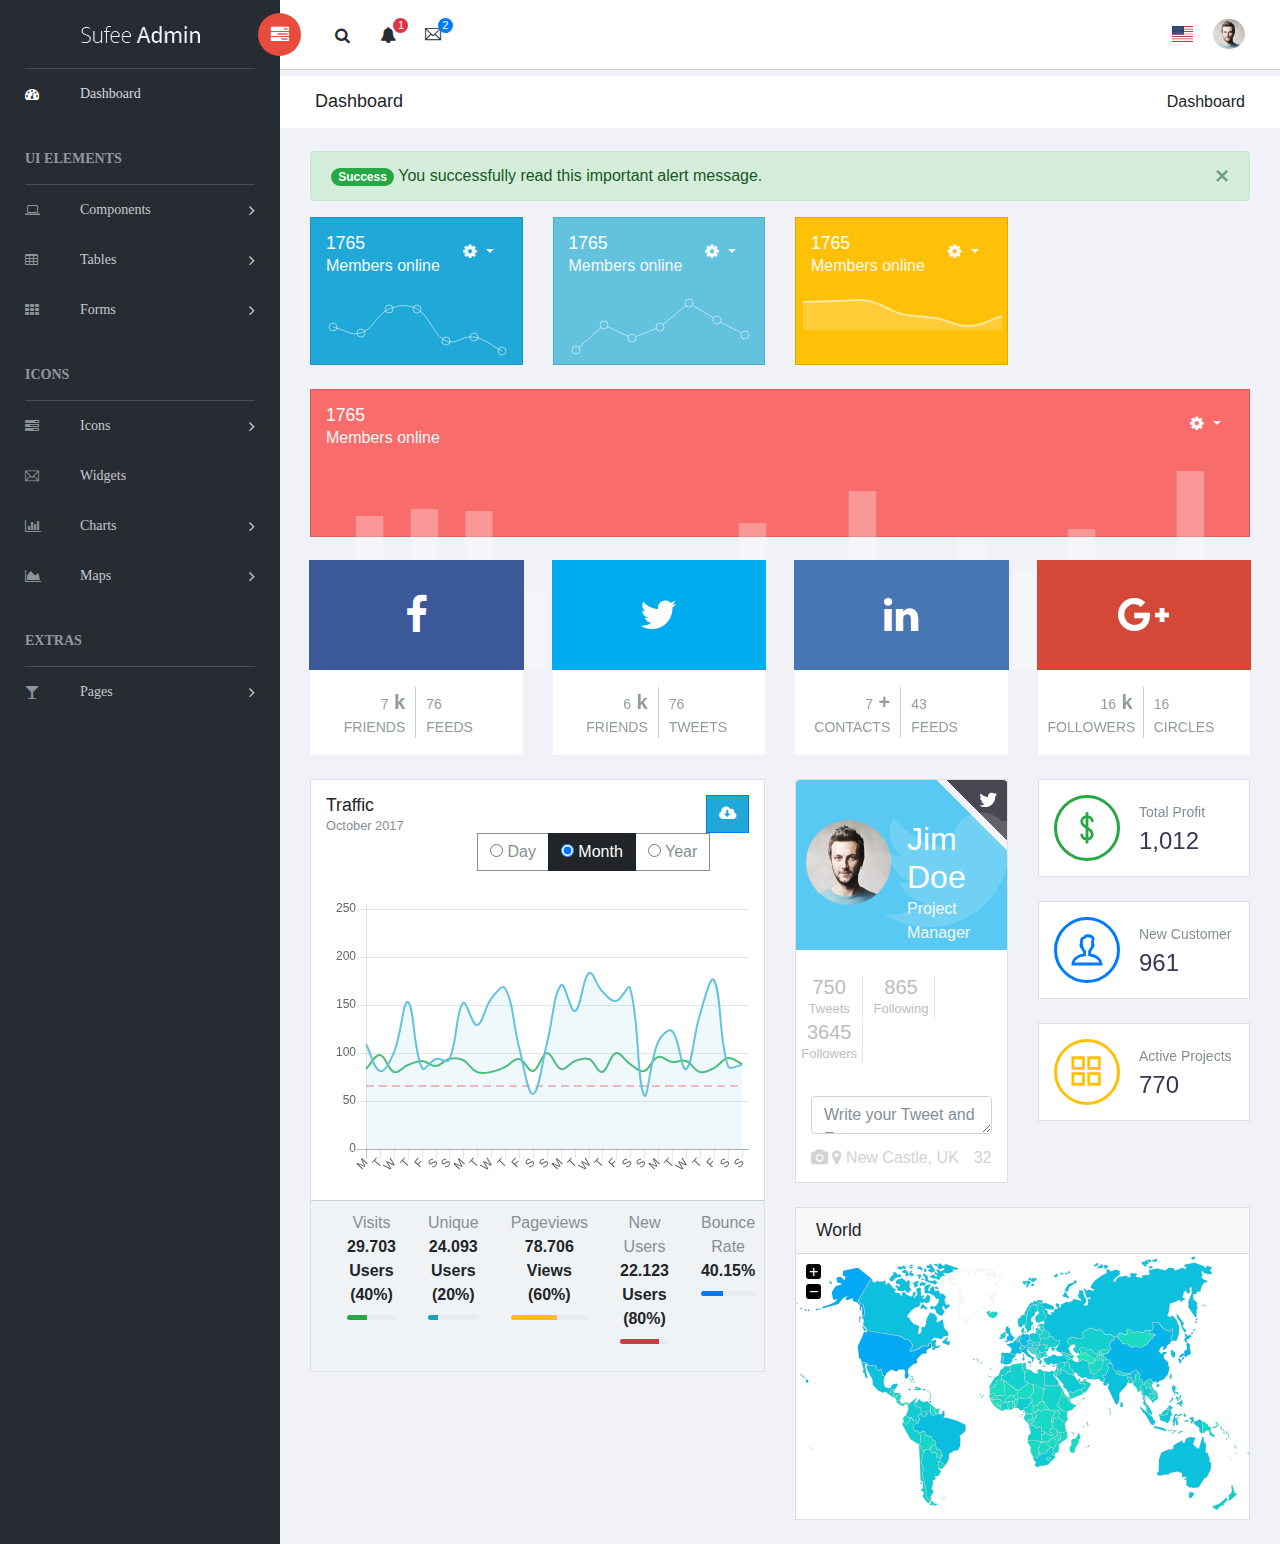
<file: index.html>
<!doctype html>
<!--[if lt IE 7]>      <html class="no-js lt-ie9 lt-ie8 lt-ie7" lang=""> <![endif]-->
<!--[if IE 7]>         <html class="no-js lt-ie9 lt-ie8" lang=""> <![endif]-->
<!--[if IE 8]>         <html class="no-js lt-ie9" lang=""> <![endif]-->
<!--[if gt IE 8]><!--> <html class="no-js" lang=""> <!--<![endif]-->
<head>
    <meta charset="utf-8">
    <meta http-equiv="X-UA-Compatible" content="IE=edge">
    <title>Sufee Admin - HTML5 Admin Template</title>
    <meta name="description" content="Sufee Admin - HTML5 Admin Template">
    <meta name="viewport" content="width=device-width, initial-scale=1">

    <link rel="apple-touch-icon" href="apple-icon.png">
    <link rel="shortcut icon" href="favicon.ico">

    <link rel="stylesheet" href="assets/css/normalize.css">
    <link rel="stylesheet" href="assets/css/bootstrap.min.css">
    <link rel="stylesheet" href="assets/css/font-awesome.min.css">
    <link rel="stylesheet" href="assets/css/themify-icons.css">
    <link rel="stylesheet" href="assets/css/flag-icon.min.css">
    <link rel="stylesheet" href="assets/css/cs-skin-elastic.css">
    <!-- <link rel="stylesheet" href="assets/css/bootstrap-select.less"> -->
    <link rel="stylesheet" href="assets/scss/style.css">
    <link href="assets/css/lib/vector-map/jqvmap.min.css" rel="stylesheet">
<!-- 
    <link href='https://fonts.googleapis.com/css?family=Open+Sans:400,600,700,800' rel='stylesheet' type='text/css'>
 -->
    <!-- <script type="text/javascript" src="https://cdn.jsdelivr.net/html5shiv/3.7.3/html5shiv.min.js"></script> -->

</head>
<body>


        <!-- Left Panel -->

    <aside id="left-panel" class="left-panel">
        <nav class="navbar navbar-expand-sm navbar-default">

            <div class="navbar-header">
                <button class="navbar-toggler" type="button" data-toggle="collapse" data-target="#main-menu" aria-controls="main-menu" aria-expanded="false" aria-label="Toggle navigation">
                    <i class="fa fa-bars"></i>
                </button>
                <a class="navbar-brand" href="./"><img src="images/logo.png" alt="Logo"></a>
                <a class="navbar-brand hidden" href="./"><img src="images/logo2.png" alt="Logo"></a>
            </div>

            <div id="main-menu" class="main-menu collapse navbar-collapse">
                <ul class="nav navbar-nav">
                    <li class="active">
                        <a href="index.html"> <i class="menu-icon fa fa-dashboard"></i>Dashboard </a>
                    </li>
                    <h3 class="menu-title">UI elements</h3><!-- /.menu-title -->
                    <li class="menu-item-has-children dropdown">
                        <a href="#" class="dropdown-toggle" data-toggle="dropdown" aria-haspopup="true" aria-expanded="false"> <i class="menu-icon fa fa-laptop"></i>Components</a>
                        <ul class="sub-menu children dropdown-menu">
                            <li><i class="fa fa-puzzle-piece"></i><a href="ui-buttons.html">Buttons</a></li>
                            <li><i class="fa fa-id-badge"></i><a href="ui-badges.html">Badges</a></li>
                            <li><i class="fa fa-bars"></i><a href="ui-tabs.html">Tabs</a></li>
                            <li><i class="fa fa-share-square-o"></i><a href="ui-social-buttons.html">Social Buttons</a></li>
                            <li><i class="fa fa-id-card-o"></i><a href="ui-cards.html">Cards</a></li>
                            <li><i class="fa fa-exclamation-triangle"></i><a href="ui-alerts.html">Alerts</a></li>
                            <li><i class="fa fa-spinner"></i><a href="ui-progressbar.html">Progress Bars</a></li>
                            <li><i class="fa fa-fire"></i><a href="ui-modals.html">Modals</a></li>
                            <li><i class="fa fa-book"></i><a href="ui-switches.html">Switches</a></li>
                            <li><i class="fa fa-th"></i><a href="ui-grids.html">Grids</a></li>
                            <li><i class="fa fa-file-word-o"></i><a href="ui-typgraphy.html">Typography</a></li>
                        </ul>
                    </li>
                    <li class="menu-item-has-children dropdown">
                        <a href="#" class="dropdown-toggle" data-toggle="dropdown" aria-haspopup="true" aria-expanded="false"> <i class="menu-icon fa fa-table"></i>Tables</a>
                        <ul class="sub-menu children dropdown-menu">
                            <li><i class="fa fa-table"></i><a href="tables-basic.html">Basic Table</a></li>
                            <li><i class="fa fa-table"></i><a href="tables-data.html">Data Table</a></li>
                        </ul>
                    </li>
                    <li class="menu-item-has-children dropdown">
                        <a href="#" class="dropdown-toggle" data-toggle="dropdown" aria-haspopup="true" aria-expanded="false"> <i class="menu-icon fa fa-th"></i>Forms</a>
                        <ul class="sub-menu children dropdown-menu">
                            <li><i class="menu-icon fa fa-th"></i><a href="forms-basic.html">Basic Form</a></li>
                            <li><i class="menu-icon fa fa-th"></i><a href="forms-advanced.html">Advanced Form</a></li>
                        </ul>
                    </li>

                    <h3 class="menu-title">Icons</h3><!-- /.menu-title -->

                    <li class="menu-item-has-children dropdown">
                        <a href="#" class="dropdown-toggle" data-toggle="dropdown" aria-haspopup="true" aria-expanded="false"> <i class="menu-icon fa fa-tasks"></i>Icons</a>
                        <ul class="sub-menu children dropdown-menu">
                            <li><i class="menu-icon fa fa-fort-awesome"></i><a href="font-fontawesome.html">Font Awesome</a></li>
                            <li><i class="menu-icon ti-themify-logo"></i><a href="font-themify.html">Themefy Icons</a></li>
                        </ul>
                    </li>
                    <li>
                        <a href="widgets.html"> <i class="menu-icon ti-email"></i>Widgets </a>
                    </li>
                    <li class="menu-item-has-children dropdown">
                        <a href="#" class="dropdown-toggle" data-toggle="dropdown" aria-haspopup="true" aria-expanded="false"> <i class="menu-icon fa fa-bar-chart"></i>Charts</a>
                        <ul class="sub-menu children dropdown-menu">
                            <li><i class="menu-icon fa fa-line-chart"></i><a href="charts-chartjs.html">Chart JS</a></li>
                            <li><i class="menu-icon fa fa-area-chart"></i><a href="charts-flot.html">Flot Chart</a></li>
                            <li><i class="menu-icon fa fa-pie-chart"></i><a href="charts-peity.html">Peity Chart</a></li>
                        </ul>
                    </li>

                    <li class="menu-item-has-children dropdown">
                        <a href="#" class="dropdown-toggle" data-toggle="dropdown" aria-haspopup="true" aria-expanded="false"> <i class="menu-icon fa fa-area-chart"></i>Maps</a>
                        <ul class="sub-menu children dropdown-menu">
                            <li><i class="menu-icon fa fa-map-o"></i><a href="maps-gmap.html">Google Maps</a></li>
                            <li><i class="menu-icon fa fa-street-view"></i><a href="maps-vector.html">Vector Maps</a></li>
                        </ul>
                    </li>
                    <h3 class="menu-title">Extras</h3><!-- /.menu-title -->
                    <li class="menu-item-has-children dropdown">
                        <a href="#" class="dropdown-toggle" data-toggle="dropdown" aria-haspopup="true" aria-expanded="false"> <i class="menu-icon fa fa-glass"></i>Pages</a>
                        <ul class="sub-menu children dropdown-menu">
                            <li><i class="menu-icon fa fa-sign-in"></i><a href="page-login.html">Login</a></li>
                            <li><i class="menu-icon fa fa-sign-in"></i><a href="page-register.html">Register</a></li>
                            <li><i class="menu-icon fa fa-paper-plane"></i><a href="pages-forget.html">Forget Pass</a></li>
                        </ul>
                    </li>
                </ul>
            </div><!-- /.navbar-collapse -->
        </nav>
    </aside><!-- /#left-panel -->

    <!-- Left Panel -->

    <!-- Right Panel -->

    <div id="right-panel" class="right-panel">

        <!-- Header-->
        <header id="header" class="header">

            <div class="header-menu">

                <div class="col-sm-7">
                    <a id="menuToggle" class="menutoggle pull-left"><i class="fa fa fa-tasks"></i></a>
                    <div class="header-left">
                        <button class="search-trigger"><i class="fa fa-search"></i></button>
                        <div class="form-inline">
                            <form class="search-form">
                                <input class="form-control mr-sm-2" type="text" placeholder="Search ..." aria-label="Search">
                                <button class="search-close" type="submit"><i class="fa fa-close"></i></button>
                            </form>
                        </div>

                        <div class="dropdown for-notification">
                          <button class="btn btn-secondary dropdown-toggle" type="button" id="notification" data-toggle="dropdown" aria-haspopup="true" aria-expanded="false">
                            <i class="fa fa-bell"></i>
                            <span class="count bg-danger">5</span>
                          </button>
                          <div class="dropdown-menu" aria-labelledby="notification">
                            <p class="red">You have 3 Notification</p>
                            <a class="dropdown-item media bg-flat-color-1" href="#">
                                <i class="fa fa-check"></i>
                                <p>Server #1 overloaded.</p>
                            </a>
                            <a class="dropdown-item media bg-flat-color-4" href="#">
                                <i class="fa fa-info"></i>
                                <p>Server #2 overloaded.</p>
                            </a>
                            <a class="dropdown-item media bg-flat-color-5" href="#">
                                <i class="fa fa-warning"></i>
                                <p>Server #3 overloaded.</p>
                            </a>
                          </div>
                        </div>

                        <div class="dropdown for-message">
                          <button class="btn btn-secondary dropdown-toggle" type="button"
                                id="message"
                                data-toggle="dropdown" aria-haspopup="true" aria-expanded="false">
                            <i class="ti-email"></i>
                            <span class="count bg-primary">9</span>
                          </button>
                          <div class="dropdown-menu" aria-labelledby="message">
                            <p class="red">You have 4 Mails</p>
                            <a class="dropdown-item media bg-flat-color-1" href="#">
                                <span class="photo media-left"><img alt="avatar" src="images/avatar/1.jpg"></span>
                                <span class="message media-body">
                                    <span class="name float-left">Jonathan Smith</span>
                                    <span class="time float-right">Just now</span>
                                        <p>Hello, this is an example msg</p>
                                </span>
                            </a>
                            <a class="dropdown-item media bg-flat-color-4" href="#">
                                <span class="photo media-left"><img alt="avatar" src="images/avatar/2.jpg"></span>
                                <span class="message media-body">
                                    <span class="name float-left">Jack Sanders</span>
                                    <span class="time float-right">5 minutes ago</span>
                                        <p>Lorem ipsum dolor sit amet, consectetur</p>
                                </span>
                            </a>
                            <a class="dropdown-item media bg-flat-color-5" href="#">
                                <span class="photo media-left"><img alt="avatar" src="images/avatar/3.jpg"></span>
                                <span class="message media-body">
                                    <span class="name float-left">Cheryl Wheeler</span>
                                    <span class="time float-right">10 minutes ago</span>
                                        <p>Hello, this is an example msg</p>
                                </span>
                            </a>
                            <a class="dropdown-item media bg-flat-color-3" href="#">
                                <span class="photo media-left"><img alt="avatar" src="images/avatar/4.jpg"></span>
                                <span class="message media-body">
                                    <span class="name float-left">Rachel Santos</span>
                                    <span class="time float-right">15 minutes ago</span>
                                        <p>Lorem ipsum dolor sit amet, consectetur</p>
                                </span>
                            </a>
                          </div>
                        </div>
                    </div>
                </div>

                <div class="col-sm-5">
                    <div class="user-area dropdown float-right">
                        <a href="#" class="dropdown-toggle" data-toggle="dropdown" aria-haspopup="true" aria-expanded="false">
                            <img class="user-avatar rounded-circle" src="images/admin.jpg" alt="User Avatar">
                        </a>

                        <div class="user-menu dropdown-menu">
                                <a class="nav-link" href="#"><i class="fa fa- user"></i>My Profile</a>

                                <a class="nav-link" href="#"><i class="fa fa- user"></i>Notifications <span class="count">13</span></a>

                                <a class="nav-link" href="#"><i class="fa fa -cog"></i>Settings</a>

                                <a class="nav-link" href="#"><i class="fa fa-power -off"></i>Logout</a>
                        </div>
                    </div>

                    <div class="language-select dropdown" id="language-select">
                        <a class="dropdown-toggle" href="#" data-toggle="dropdown"  id="language" aria-haspopup="true" aria-expanded="true">
                            <i class="flag-icon flag-icon-us"></i>
                        </a>
                        <div class="dropdown-menu" aria-labelledby="language" >
                            <div class="dropdown-item">
                                <span class="flag-icon flag-icon-fr"></span>
                            </div>
                            <div class="dropdown-item">
                                <i class="flag-icon flag-icon-es"></i>
                            </div>
                            <div class="dropdown-item">
                                <i class="flag-icon flag-icon-us"></i>
                            </div>
                            <div class="dropdown-item">
                                <i class="flag-icon flag-icon-it"></i>
                            </div>
                        </div>
                    </div>

                </div>
            </div>

        </header><!-- /header -->
        <!-- Header-->

        <div class="breadcrumbs">
            <div class="col-sm-4">
                <div class="page-header float-left">
                    <div class="page-title">
                        <h1>Dashboard</h1>
                    </div>
                </div>
            </div>
            <div class="col-sm-8">
                <div class="page-header float-right">
                    <div class="page-title">
                        <ol class="breadcrumb text-right">
                            <li class="active">Dashboard</li>
                        </ol>
                    </div>
                </div>
            </div>
        </div>

        <div class="content mt-3">

            <div class="col-sm-12">
                <div class="alert  alert-success alert-dismissible fade show" role="alert">
                  <span class="badge badge-pill badge-success">Success</span> You successfully read this important alert message.
                    <button type="button" class="close" data-dismiss="alert" aria-label="Close">
                        <span aria-hidden="true">&times;</span>
                    </button>
                </div>
            </div>


           <div class="col-sm-6 col-lg-3">
                <div class="card text-white bg-flat-color-1">
                    <div class="card-body pb-0">
                        <div class="dropdown float-right">
                            <button class="btn bg-transparent dropdown-toggle theme-toggle text-light" type="button" id="dropdownMenuButton" data-toggle="dropdown">
                                <i class="fa fa-cog"></i>
                            </button>
                            <div class="dropdown-menu" aria-labelledby="dropdownMenuButton">
                                <div class="dropdown-menu-content">
                                    <a class="dropdown-item" href="#">Action</a>
                                    <a class="dropdown-item" href="#">Another action</a>
                                    <a class="dropdown-item" href="#">Something else here</a>
                                </div>
                            </div>
                        </div>
                        <h4 class="mb-0">
                            <span class="count">10468</span>
                        </h4>
                        <p class="text-light">Members online</p>

                        <div class="chart-wrapper px-0" style="height:70px;" height="70">
                            <canvas id="widgetChart1"></canvas>
                        </div>

                    </div>

                </div>
            </div>
            <!--/.col-->

            <div class="col-sm-6 col-lg-3">
                <div class="card text-white bg-flat-color-2">
                    <div class="card-body pb-0">
                        <div class="dropdown float-right">
                            <button class="btn bg-transparent dropdown-toggle theme-toggle text-light" type="button" id="dropdownMenuButton" data-toggle="dropdown">
                                <i class="fa fa-cog"></i>
                            </button>
                            <div class="dropdown-menu" aria-labelledby="dropdownMenuButton">
                                <div class="dropdown-menu-content">
                                    <a class="dropdown-item" href="#">Action</a>
                                    <a class="dropdown-item" href="#">Another action</a>
                                    <a class="dropdown-item" href="#">Something else here</a>
                                </div>
                            </div>
                        </div>
                        <h4 class="mb-0">
                            <span class="count">10468</span>
                        </h4>
                        <p class="text-light">Members online</p>

                        <div class="chart-wrapper px-0" style="height:70px;" height="70">
                            <canvas id="widgetChart2"></canvas>
                        </div>

                    </div>
                </div>
            </div>
            <!--/.col-->

            <div class="col-sm-6 col-lg-3">
                <div class="card text-white bg-flat-color-3">
                    <div class="card-body pb-0">
                        <div class="dropdown float-right">
                            <button class="btn bg-transparent dropdown-toggle theme-toggle text-light" type="button" id="dropdownMenuButton" data-toggle="dropdown">
                                <i class="fa fa-cog"></i>
                            </button>
                            <div class="dropdown-menu" aria-labelledby="dropdownMenuButton">
                                <div class="dropdown-menu-content">
                                    <a class="dropdown-item" href="#">Action</a>
                                    <a class="dropdown-item" href="#">Another action</a>
                                    <a class="dropdown-item" href="#">Something else here</a>
                                </div>
                            </div>
                        </div>
                        <h4 class="mb-0">
                            <span class="count">10468</span>
                        </h4>
                        <p class="text-light">Members online</p>

                    </div>

                        <div class="chart-wrapper px-0" style="height:70px;" height="70">
                            <canvas id="widgetChart3"></canvas>
                        </div>
                </div>
            </div>
            <!--/.col-->

            <div class="col-sm-12 col-lg-12">
                <div class="card text-white bg-flat-color-4">
                    <div class="card-body pb-0">
                        <div class="dropdown float-right">
                            <button class="btn bg-transparent dropdown-toggle theme-toggle text-light" type="button" id="dropdownMenuButton" data-toggle="dropdown">
                                <i class="fa fa-cog"></i>
                            </button>
                            <div class="dropdown-menu" aria-labelledby="dropdownMenuButton">
                                <div class="dropdown-menu-content">
                                    <a class="dropdown-item" href="#">Action</a>
                                    <a class="dropdown-item" href="#">Another action</a>
                                    <a class="dropdown-item" href="#">Something else here</a>
                                </div>
                            </div>
                        </div>
                        <h4 class="mb-0">
                            <span class="count">10468</span>
                        </h4>
                        <p class="text-light">Members online</p>

                        <div class="chart-wrapper px-3" style="height:70px;" height="70">
                            <canvas id="widgetChart4"></canvas>
                        </div>

                    </div>
                </div>
            </div>
            <!--/.col-->

            <div class="col-lg-3 col-md-6">
                <div class="social-box facebook">
                    <i class="fa fa-facebook"></i>
                    <ul>
                        <li>
                            <strong><span class="count">40</span> k</strong>
                            <span>friends</span>
                        </li>
                        <li>
                            <strong><span class="count">450</span></strong>
                            <span>feeds</span>
                        </li>
                    </ul>
                </div>
                <!--/social-box-->
            </div><!--/.col-->


            <div class="col-lg-3 col-md-6">
                <div class="social-box twitter">
                    <i class="fa fa-twitter"></i>
                    <ul>
                        <li>
                            <strong><span class="count">30</span> k</strong>
                            <span>friends</span>
                        </li>
                        <li>
                            <strong><span class="count">450</span></strong>
                            <span>tweets</span>
                        </li>
                    </ul>
                </div>
                <!--/social-box-->
            </div><!--/.col-->


            <div class="col-lg-3 col-md-6">
                <div class="social-box linkedin">
                    <i class="fa fa-linkedin"></i>
                    <ul>
                        <li>
                            <strong><span class="count">40</span> +</strong>
                            <span>contacts</span>
                        </li>
                        <li>
                            <strong><span class="count">250</span></strong>
                            <span>feeds</span>
                        </li>
                    </ul>
                </div>
                <!--/social-box-->
            </div><!--/.col-->


            <div class="col-lg-3 col-md-6">
                <div class="social-box google-plus">
                    <i class="fa fa-google-plus"></i>
                    <ul>
                        <li>
                            <strong><span class="count">94</span> k</strong>
                            <span>followers</span>
                        </li>
                        <li>
                            <strong><span class="count">92</span></strong>
                            <span>circles</span>
                        </li>
                    </ul>
                </div>
                <!--/social-box-->
            </div><!--/.col-->

            <div class="col-xl-6">
                <div class="card">
                    <div class="card-body">
                        <div class="row">
                            <div class="col-sm-4">
                                <h4 class="card-title mb-0">Traffic</h4>
                                <div class="small text-muted">October 2017</div>
                            </div>
                            <!--/.col-->
                            <div class="col-sm-8 hidden-sm-down">
                                <button type="button" class="btn btn-primary float-right bg-flat-color-1"><i class="fa fa-cloud-download"></i></button>
                                <div class="btn-toolbar float-right" role="toolbar" aria-label="Toolbar with button groups">
                                    <div class="btn-group mr-3" data-toggle="buttons" aria-label="First group">
                                        <label class="btn btn-outline-secondary">
                                            <input type="radio" name="options" id="option1"> Day
                                        </label>
                                        <label class="btn btn-outline-secondary active">
                                            <input type="radio" name="options" id="option2" checked=""> Month
                                        </label>
                                        <label class="btn btn-outline-secondary">
                                            <input type="radio" name="options" id="option3"> Year
                                        </label>
                                    </div>
                                </div>
                            </div><!--/.col-->


                        </div><!--/.row-->
                        <div class="chart-wrapper mt-4" >
                            <canvas id="trafficChart" style="height:200px;" height="200"></canvas>
                        </div>

                    </div>
                    <div class="card-footer">
                        <ul>
                            <li>
                                <div class="text-muted">Visits</div>
                                <strong>29.703 Users (40%)</strong>
                                <div class="progress progress-xs mt-2" style="height: 5px;">
                                    <div class="progress-bar bg-success" role="progressbar" style="width: 40%;" aria-valuenow="40" aria-valuemin="0" aria-valuemax="100"></div>
                                </div>
                            </li>
                            <li class="hidden-sm-down">
                                <div class="text-muted">Unique</div>
                                <strong>24.093 Users (20%)</strong>
                                <div class="progress progress-xs mt-2" style="height: 5px;">
                                    <div class="progress-bar bg-info" role="progressbar" style="width: 20%;" aria-valuenow="20" aria-valuemin="0" aria-valuemax="100"></div>
                                </div>
                            </li>
                            <li>
                                <div class="text-muted">Pageviews</div>
                                <strong>78.706 Views (60%)</strong>
                                <div class="progress progress-xs mt-2" style="height: 5px;">
                                    <div class="progress-bar bg-warning" role="progressbar" style="width: 60%;" aria-valuenow="60" aria-valuemin="0" aria-valuemax="100"></div>
                                </div>
                            </li>
                            <li class="hidden-sm-down">
                                <div class="text-muted">New Users</div>
                                <strong>22.123 Users (80%)</strong>
                                <div class="progress progress-xs mt-2" style="height: 5px;">
                                    <div class="progress-bar bg-danger" role="progressbar" style="width: 80%;" aria-valuenow="80" aria-valuemin="0" aria-valuemax="100"></div>
                                </div>
                            </li>
                            <li class="hidden-sm-down">
                                <div class="text-muted">Bounce Rate</div>
                                <strong>40.15%</strong>
                                <div class="progress progress-xs mt-2" style="height: 5px;">
                                    <div class="progress-bar" role="progressbar" style="width: 40%;" aria-valuenow="40" aria-valuemin="0" aria-valuemax="100"></div>
                                </div>
                            </li>
                        </ul>
                    </div>
                </div>
            </div>

           <div class="col-xl-3 col-lg-6">
                <section class="card">
                    <div class="twt-feed blue-bg">
                        <div class="corner-ribon black-ribon">
                            <i class="fa fa-twitter"></i>
                        </div>
                        <div class="fa fa-twitter wtt-mark"></div>

                        <div class="media">
                            <a href="#">
                                <img class="align-self-center rounded-circle mr-3" style="width:85px; height:85px;" alt="" src="images/admin.jpg">
                            </a>
                            <div class="media-body">
                                <h2 class="text-white display-6">Jim Doe</h2>
                                <p class="text-light">Project Manager</p>
                            </div>
                        </div>
                    </div>
                    <div class="weather-category twt-category">
                        <ul>
                            <li class="active">
                                <h5>750</h5>
                                Tweets
                            </li>
                            <li>
                                <h5>865</h5>
                                Following
                            </li>
                            <li>
                                <h5>3645</h5>
                                Followers
                            </li>
                        </ul>
                    </div>
                    <div class="twt-write col-sm-12">
                        <textarea placeholder="Write your Tweet and Enter" rows="1" class="form-control t-text-area"></textarea>
                    </div>
                    <footer class="twt-footer">
                        <a href="#"><i class="fa fa-camera"></i></a>
                        <a href="#"><i class="fa fa-map-marker"></i></a>
                        New Castle, UK
                        <span class="pull-right">
                            32
                        </span>
                    </footer>
                </section>
            </div>


            <div class="col-xl-3 col-lg-6">
                <div class="card">
                    <div class="card-body">
                        <div class="stat-widget-one">
                            <div class="stat-icon dib"><i class="ti-money text-success border-success"></i></div>
                            <div class="stat-content dib">
                                <div class="stat-text">Total Profit</div>
                                <div class="stat-digit">1,012</div>
                            </div>
                        </div>
                    </div>
                </div>
            </div>


            <div class="col-xl-3 col-lg-6">
                <div class="card">
                    <div class="card-body">
                        <div class="stat-widget-one">
                            <div class="stat-icon dib"><i class="ti-user text-primary border-primary"></i></div>
                            <div class="stat-content dib">
                                <div class="stat-text">New Customer</div>
                                <div class="stat-digit">961</div>
                            </div>
                        </div>
                    </div>
                </div>
            </div>

            <div class="col-xl-3 col-lg-6">
                <div class="card">
                    <div class="card-body">
                        <div class="stat-widget-one">
                            <div class="stat-icon dib"><i class="ti-layout-grid2 text-warning border-warning"></i></div>
                            <div class="stat-content dib">
                                <div class="stat-text">Active Projects</div>
                                <div class="stat-digit">770</div>
                            </div>
                        </div>
                    </div>
                </div>
            </div>

            <div class="col-xl-6">
                <div class="card" >
                    <div class="card-header">
                        <h4>World</h4>
                    </div>
                    <div class="Vector-map-js">
                        <div id="vmap" class="vmap" style="height: 265px;"></div>
                    </div>
                </div>
                <!-- /# card -->
            </div>


        </div> <!-- .content -->
    </div><!-- /#right-panel -->

    <!-- Right Panel -->

    <script src="assets/js/vendor/jquery-2.1.4.min.js"></script>
<!--     <script src="https://cdnjs.cloudflare.com/ajax/libs/popper.js/1.12.3/umd/popper.min.js"></script> -->
    <script src="assets/js/plugins.js"></script>
    <script src="assets/js/main.js"></script>


    <script src="assets/js/lib/chart-js/Chart.bundle.js"></script>
    <script src="assets/js/dashboard.js"></script>
    <script src="assets/js/widgets.js"></script>
    <script src="assets/js/lib/vector-map/jquery.vmap.js"></script>
    <script src="assets/js/lib/vector-map/jquery.vmap.min.js"></script>
    <script src="assets/js/lib/vector-map/jquery.vmap.sampledata.js"></script>
    <script src="assets/js/lib/vector-map/country/jquery.vmap.world.js"></script>
    <script>
        ( function ( $ ) {
            "use strict";

            jQuery( '#vmap' ).vectorMap( {
                map: 'world_en',
                backgroundColor: null,
                color: '#ffffff',
                hoverOpacity: 0.7,
                selectedColor: '#1de9b6',
                enableZoom: true,
                showTooltip: true,
                values: sample_data,
                scaleColors: [ '#1de9b6', '#03a9f5' ],
                normalizeFunction: 'polynomial'
            } );
        } )( jQuery );
    </script>

</body>
</html>
</file>
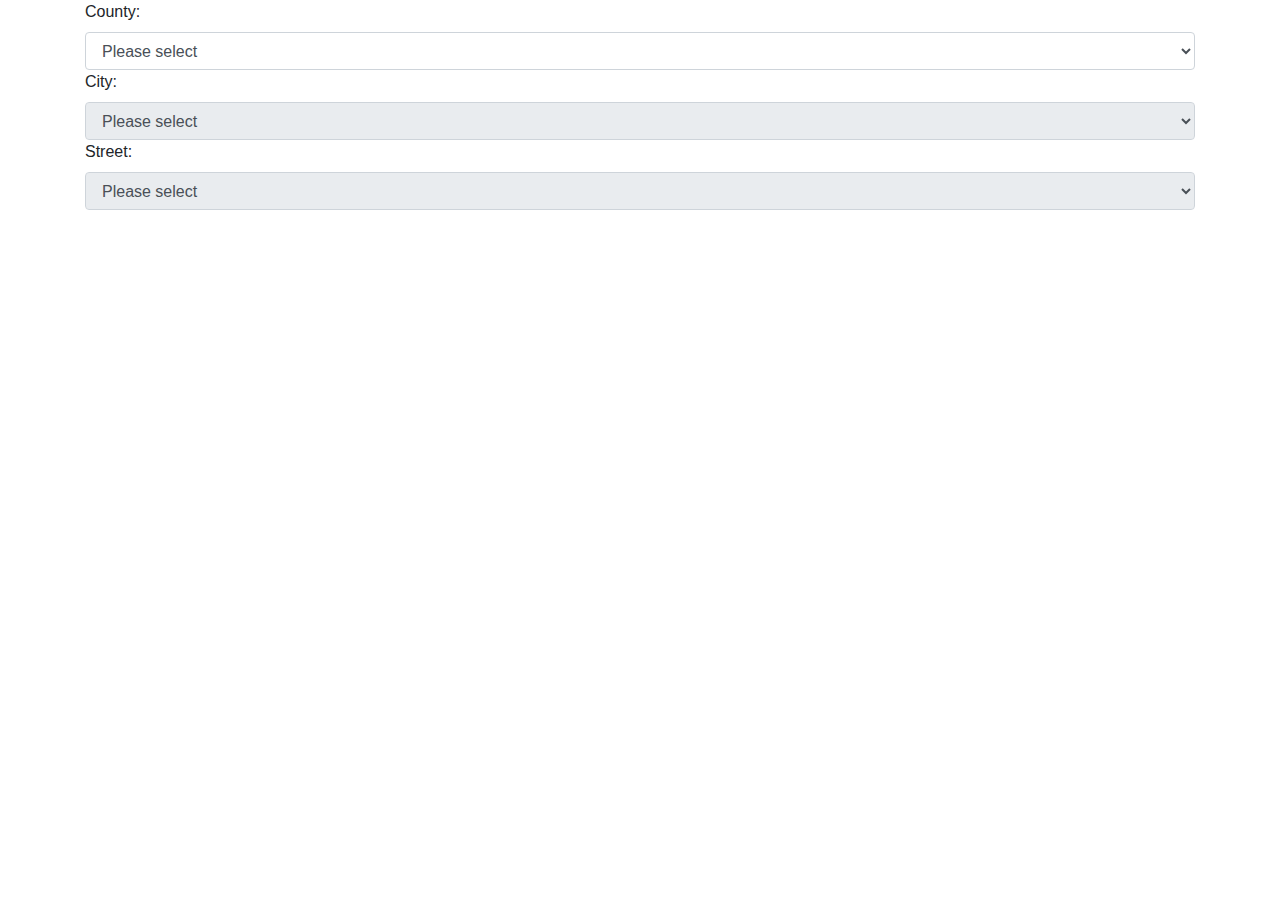
<file: select/index.html>
<!DOCTYPE html>
<html lang="en" >

<head>
  <meta charset="UTF-8">
  <title>Dependent select (jQuery)</title>
  
  
  <link rel='stylesheet' href='https://cdnjs.cloudflare.com/ajax/libs/twitter-bootstrap/4.0.0-alpha.6/css/bootstrap.min.css'>

  
  
</head>

<body>

  <div class="container">
	<div class="form-group">
		<label for="sel1">County:</label>
		<select class="form-control" id="sel1">
			<option disabled selected>Please select</option>
		</select>
		
		<label for="sel2">City:</label>
		<select class="form-control" id="sel2">
			<option disabled selected>Please select</option>
		</select>
		
		<label for="sel3">Street:</label>
		<select class="form-control" id="sel3">
			<option disabled selected>Please select</option>
		</select>
	</div>
</div>
  <script src='https://cdnjs.cloudflare.com/ajax/libs/jquery/3.1.1/jquery.min.js'></script>
<script src='https://cdnjs.cloudflare.com/ajax/libs/twitter-bootstrap/4.0.0-alpha.6/js/bootstrap.min.js'></script>

  

    <script  src="js/index.js"></script>




</body>

</html>
</file>
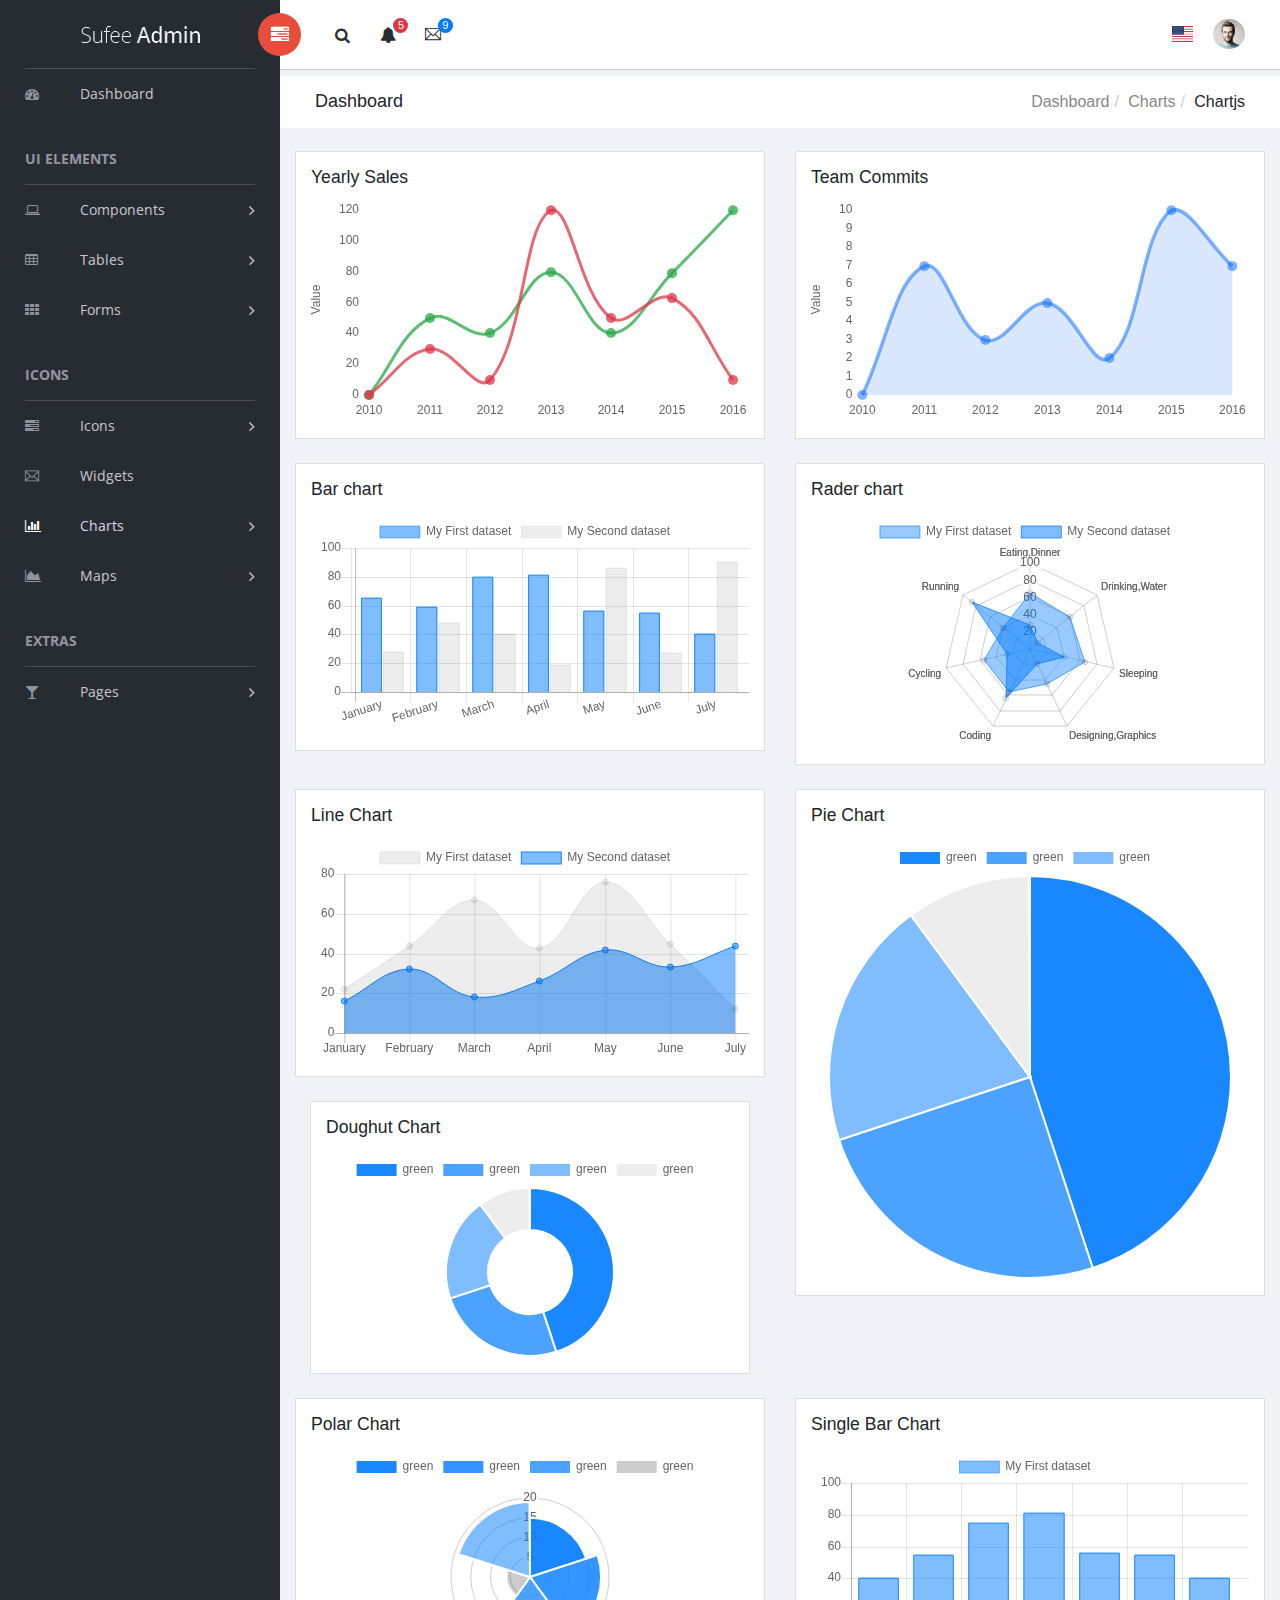
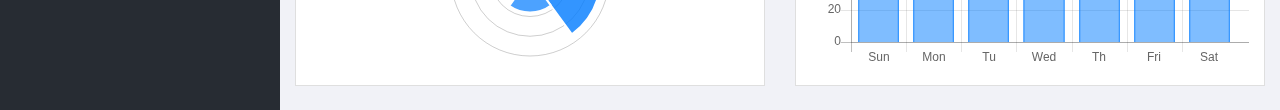
<file: charts-chartjs.html>
<!doctype html>
<!--[if lt IE 7]>      <html class="no-js lt-ie9 lt-ie8 lt-ie7" lang=""> <![endif]-->
<!--[if IE 7]>         <html class="no-js lt-ie9 lt-ie8" lang=""> <![endif]-->
<!--[if IE 8]>         <html class="no-js lt-ie9" lang=""> <![endif]-->
<!--[if gt IE 8]><!--> <html class="no-js" lang=""> <!--<![endif]-->
<head>
    <meta charset="utf-8">
    <meta http-equiv="X-UA-Compatible" content="IE=edge">
    <title>Sufee Admin - HTML5 Admin Template</title>
    <meta name="description" content="Sufee Admin - HTML5 Admin Template">
    <meta name="viewport" content="width=device-width, initial-scale=1">

    <link rel="apple-touch-icon" href="apple-icon.png">
    <link rel="shortcut icon" href="favicon.ico">

    <link rel="stylesheet" href="assets/css/normalize.css">
    <link rel="stylesheet" href="assets/css/bootstrap.min.css">
    <link rel="stylesheet" href="assets/css/font-awesome.min.css">
    <link rel="stylesheet" href="assets/css/themify-icons.css">
    <link rel="stylesheet" href="assets/css/flag-icon.min.css">
    <link rel="stylesheet" href="assets/css/cs-skin-elastic.css">
    <!-- <link rel="stylesheet" href="assets/css/bootstrap-select.less"> -->
    <link rel="stylesheet" href="assets/scss/style.css">

    <link href='https://fonts.googleapis.com/css?family=Open+Sans:400,600,700,800' rel='stylesheet' type='text/css'>

    <!-- <script type="text/javascript" src="https://cdn.jsdelivr.net/html5shiv/3.7.3/html5shiv.min.js"></script> -->

</head>
<body>
        <!-- Left Panel -->

    <aside id="left-panel" class="left-panel">
        <nav class="navbar navbar-expand-sm navbar-default">

            <div class="navbar-header">
                <button class="navbar-toggler" type="button" data-toggle="collapse" data-target="#main-menu" aria-controls="main-menu" aria-expanded="false" aria-label="Toggle navigation">
                    <i class="fa fa-bars"></i>
                </button>
                <a class="navbar-brand" href="./"><img src="images/logo.png" alt="Logo"></a>
                <a class="navbar-brand hidden" href="./"><img src="images/logo2.png" alt="Logo"></a>
            </div>

            <div id="main-menu" class="main-menu collapse navbar-collapse">
                <ul class="nav navbar-nav">
                    <li>
                        <a href="index.html"> <i class="menu-icon fa fa-dashboard"></i>Dashboard </a>
                    </li>
                    <h3 class="menu-title">UI elements</h3><!-- /.menu-title -->
                    <li class="menu-item-has-children dropdown">
                        <a href="#" class="dropdown-toggle" data-toggle="dropdown" aria-haspopup="true" aria-expanded="false"> <i class="menu-icon fa fa-laptop"></i>Components</a>
                        <ul class="sub-menu children dropdown-menu">
                            <li><i class="fa fa-puzzle-piece"></i><a href="ui-buttons.html">Buttons</a></li>
                            <li><i class="fa fa-id-badge"></i><a href="ui-badges.html">Badges</a></li>
                            <li><i class="fa fa-bars"></i><a href="ui-tabs.html">Tabs</a></li>
                            <li><i class="fa fa-share-square-o"></i><a href="ui-social-buttons.html">Social Buttons</a></li>
                            <li><i class="fa fa-id-card-o"></i><a href="ui-cards.html">Cards</a></li>
                            <li><i class="fa fa-exclamation-triangle"></i><a href="ui-alerts.html">Alerts</a></li>
                            <li><i class="fa fa-spinner"></i><a href="ui-progressbar.html">Progress Bars</a></li>
                            <li><i class="fa fa-fire"></i><a href="ui-modals.html">Modals</a></li>
                            <li><i class="fa fa-book"></i><a href="ui-switches.html">Switches</a></li>
                            <li><i class="fa fa-th"></i><a href="ui-grids.html">Grids</a></li>
                            <li><i class="fa fa-file-word-o"></i><a href="ui-typgraphy.html">Typography</a></li>
                        </ul>
                    </li>
                    <li class="menu-item-has-children dropdown">
                        <a href="#" class="dropdown-toggle" data-toggle="dropdown" aria-haspopup="true" aria-expanded="false"> <i class="menu-icon fa fa-table"></i>Tables</a>
                        <ul class="sub-menu children dropdown-menu">
                            <li><i class="fa fa-table"></i><a href="tables-basic.html">Basic Table</a></li>
                            <li><i class="fa fa-table"></i><a href="tables-data.html">Data Table</a></li>
                        </ul>
                    </li>
                    <li class="menu-item-has-children dropdown">
                        <a href="#" class="dropdown-toggle" data-toggle="dropdown" aria-haspopup="true" aria-expanded="false"> <i class="menu-icon fa fa-th"></i>Forms</a>
                        <ul class="sub-menu children dropdown-menu">
                            <li><i class="menu-icon fa fa-th"></i><a href="forms-basic.html">Basic Form</a></li>
                            <li><i class="menu-icon fa fa-th"></i><a href="forms-advanced.html">Advanced Form</a></li>
                        </ul>
                    </li>

                    <h3 class="menu-title">Icons</h3><!-- /.menu-title -->

                    <li class="menu-item-has-children dropdown">
                        <a href="#" class="dropdown-toggle" data-toggle="dropdown" aria-haspopup="true" aria-expanded="false"> <i class="menu-icon fa fa-tasks"></i>Icons</a>
                        <ul class="sub-menu children dropdown-menu">
                            <li><i class="menu-icon fa fa-fort-awesome"></i><a href="font-fontawesome.html">Font Awesome</a></li>
                            <li><i class="menu-icon ti-themify-logo"></i><a href="font-themify.html">Themefy Icons</a></li>
                        </ul>
                    </li>
                    <li>
                        <a href="widgets.html"> <i class="menu-icon ti-email"></i>Widgets </a>
                    </li>
                    <li class="menu-item-has-children active dropdown">
                        <a href="#" class="dropdown-toggle" data-toggle="dropdown" aria-haspopup="true" aria-expanded="false"> <i class="menu-icon fa fa-bar-chart"></i>Charts</a>
                        <ul class="sub-menu children dropdown-menu">
                            <li><i class="menu-icon fa fa-line-chart"></i><a href="charts-chartjs.html">Chart JS</a></li>
                            <li><i class="menu-icon fa fa-area-chart"></i><a href="charts-flot.html">Flot Chart</a></li>
                            <li><i class="menu-icon fa fa-pie-chart"></i><a href="charts-peity.html">Peity Chart</a></li>
                        </ul>
                    </li>

                    <li class="menu-item-has-children dropdown">
                        <a href="#" class="dropdown-toggle" data-toggle="dropdown" aria-haspopup="true" aria-expanded="false"> <i class="menu-icon fa fa-area-chart"></i>Maps</a>
                        <ul class="sub-menu children dropdown-menu">
                            <li><i class="menu-icon fa fa-map-o"></i><a href="maps-gmap.html">Google Maps</a></li>
                            <li><i class="menu-icon fa fa-street-view"></i><a href="maps-vector.html">Vector Maps</a></li>
                        </ul>
                    </li>
                    <h3 class="menu-title">Extras</h3><!-- /.menu-title -->
                    <li class="menu-item-has-children dropdown">
                        <a href="#" class="dropdown-toggle" data-toggle="dropdown" aria-haspopup="true" aria-expanded="false"> <i class="menu-icon fa fa-glass"></i>Pages</a>
                        <ul class="sub-menu children dropdown-menu">
                            <li><i class="menu-icon fa fa-sign-in"></i><a href="page-login.html">Login</a></li>
                            <li><i class="menu-icon fa fa-sign-in"></i><a href="page-register.html">Register</a></li>
                            <li><i class="menu-icon fa fa-paper-plane"></i><a href="pages-forget.html">Forget Pass</a></li>
                        </ul>
                    </li>
                </ul>
            </div><!-- /.navbar-collapse -->
        </nav>
    </aside><!-- /#left-panel -->

    <!-- Left Panel -->

    <!-- Right Panel -->

    <div id="right-panel" class="right-panel">

        <!-- Header-->
        <header id="header" class="header">

            <div class="header-menu">

                <div class="col-sm-7">
                    <a id="menuToggle" class="menutoggle pull-left"><i class="fa fa fa-tasks"></i></a>
                    <div class="header-left">
                        <button class="search-trigger"><i class="fa fa-search"></i></button>
                        <div class="form-inline">
                            <form class="search-form">
                                <input class="form-control mr-sm-2" type="text" placeholder="Search ..." aria-label="Search">
                                <button class="search-close" type="submit"><i class="fa fa-close"></i></button>
                            </form>
                        </div>

                        <div class="dropdown for-notification">
                          <button class="btn btn-secondary dropdown-toggle" type="button" id="notification" data-toggle="dropdown" aria-haspopup="true" aria-expanded="false">
                            <i class="fa fa-bell"></i>
                            <span class="count bg-danger">5</span>
                          </button>
                          <div class="dropdown-menu" aria-labelledby="notification">
                            <p class="red">You have 3 Notification</p>
                            <a class="dropdown-item media bg-flat-color-1" href="#">
                                <i class="fa fa-check"></i>
                                <p>Server #1 overloaded.</p>
                            </a>
                            <a class="dropdown-item media bg-flat-color-4" href="#">
                                <i class="fa fa-info"></i>
                                <p>Server #2 overloaded.</p>
                            </a>
                            <a class="dropdown-item media bg-flat-color-5" href="#">
                                <i class="fa fa-warning"></i>
                                <p>Server #3 overloaded.</p>
                            </a>
                          </div>
                        </div>

                        <div class="dropdown for-message">
                          <button class="btn btn-secondary dropdown-toggle" type="button"
                                id="message"
                                data-toggle="dropdown" aria-haspopup="true" aria-expanded="false">
                            <i class="ti-email"></i>
                            <span class="count bg-primary">9</span>
                          </button>
                          <div class="dropdown-menu" aria-labelledby="message">
                            <p class="red">You have 4 Mails</p>
                            <a class="dropdown-item media bg-flat-color-1" href="#">
                                <span class="photo media-left"><img alt="avatar" src="images/avatar/1.jpg"></span>
                                <span class="message media-body">
                                    <span class="name float-left">Jonathan Smith</span>
                                    <span class="time float-right">Just now</span>
                                        <p>Hello, this is an example msg</p>
                                </span>
                            </a>
                            <a class="dropdown-item media bg-flat-color-4" href="#">
                                <span class="photo media-left"><img alt="avatar" src="images/avatar/2.jpg"></span>
                                <span class="message media-body">
                                    <span class="name float-left">Jack Sanders</span>
                                    <span class="time float-right">5 minutes ago</span>
                                        <p>Lorem ipsum dolor sit amet, consectetur</p>
                                </span>
                            </a>
                            <a class="dropdown-item media bg-flat-color-5" href="#">
                                <span class="photo media-left"><img alt="avatar" src="images/avatar/3.jpg"></span>
                                <span class="message media-body">
                                    <span class="name float-left">Cheryl Wheeler</span>
                                    <span class="time float-right">10 minutes ago</span>
                                        <p>Hello, this is an example msg</p>
                                </span>
                            </a>
                            <a class="dropdown-item media bg-flat-color-3" href="#">
                                <span class="photo media-left"><img alt="avatar" src="images/avatar/4.jpg"></span>
                                <span class="message media-body">
                                    <span class="name float-left">Rachel Santos</span>
                                    <span class="time float-right">15 minutes ago</span>
                                        <p>Lorem ipsum dolor sit amet, consectetur</p>
                                </span>
                            </a>
                          </div>
                        </div>
                    </div>
                </div>

                <div class="col-sm-5">
                    <div class="user-area dropdown float-right">
                        <a href="#" class="dropdown-toggle" data-toggle="dropdown" aria-haspopup="true" aria-expanded="false">
                            <img class="user-avatar rounded-circle" src="images/admin.jpg" alt="User Avatar">
                        </a>

                        <div class="user-menu dropdown-menu">
                                <a class="nav-link" href="#"><i class="fa fa- user"></i>My Profile</a>

                                <a class="nav-link" href="#"><i class="fa fa- user"></i>Notifications <span class="count">13</span></a>

                                <a class="nav-link" href="#"><i class="fa fa -cog"></i>Settings</a>

                                <a class="nav-link" href="#"><i class="fa fa-power -off"></i>Logout</a>
                        </div>
                    </div>

                    <div class="language-select dropdown" id="language-select">
                        <a class="dropdown-toggle" href="#" data-toggle="dropdown"  id="language" aria-haspopup="true" aria-expanded="true">
                            <i class="flag-icon flag-icon-us"></i>
                        </a>
                        <div class="dropdown-menu" aria-labelledby="language" >
                            <div class="dropdown-item">
                                <span class="flag-icon flag-icon-fr"></span>
                            </div>
                            <div class="dropdown-item">
                                <i class="flag-icon flag-icon-es"></i>
                            </div>
                            <div class="dropdown-item">
                                <i class="flag-icon flag-icon-us"></i>
                            </div>
                            <div class="dropdown-item">
                                <i class="flag-icon flag-icon-it"></i>
                            </div>
                        </div>
                    </div>

                </div>
            </div>

        </header><!-- /header -->
        <!-- Header-->

        <div class="breadcrumbs">
            <div class="col-sm-4">
                <div class="page-header float-left">
                    <div class="page-title">
                        <h1>Dashboard</h1>
                    </div>
                </div>
            </div>
            <div class="col-sm-8">
                <div class="page-header float-right">
                    <div class="page-title">
                        <ol class="breadcrumb text-right">
                            <li><a href="#">Dashboard</a></li>
                            <li><a href="#">Charts</a></li>
                            <li class="active">Chartjs</li>
                        </ol>
                    </div>
                </div>
            </div>
        </div>

        <div class="content mt-3">
            <div class="animated fadeIn">
                <div class="row">

                        <div class="col-lg-6">
                            <div class="card">
                                <div class="card-body">
                                    <h4 class="mb-3">Yearly Sales </h4>
                                    <canvas id="sales-chart"></canvas>
                                </div>
                            </div>
                        </div><!-- /# column -->

                        <div class="col-lg-6">
                            <div class="card">
                                <div class="card-body">
                                    <h4 class="mb-3">Team Commits </h4>
                                    <canvas id="team-chart"></canvas>
                                </div>
                            </div>
                        </div><!-- /# column -->

                        <div class="col-lg-6">
                            <div class="card">
                                <div class="card-body">
                                    <h4 class="mb-3">Bar chart </h4>
                                    <canvas id="barChart"></canvas>
                                </div>
                            </div>
                        </div><!-- /# column -->

                        <div class="col-lg-6">
                            <div class="card">
                                <div class="card-body">
                                    <h4 class="mb-3">Rader chart </h4>
                                    <canvas id="radarChart"></canvas>
                                </div>
                            </div>
                        </div><!-- /# column -->

                        <div class="col-lg-6">
                            <div class="card">
                                <div class="card-body">
                                    <h4 class="mb-3">Line Chart </h4>
                                    <canvas id="lineChart"></canvas>
                                </div>
                            </div>

                            <div class="col-lg-12">
                                <div class="card">
                                    <div class="card-body">
                                        <h4 class="mb-3">Doughut Chart </h4>
                                        <canvas id="doughutChart"></canvas>
                                    </div>
                                </div>
                            </div><!-- /# column -->

                        </div><!-- /# column -->

                        <div class="col-lg-6">
                            <div class="card">
                                <div class="card-body">
                                    <h4 class="mb-3">Pie Chart </h4>
                                    <canvas id="pieChart"></canvas>
                                </div>
                            </div>
                        </div><!-- /# column -->


                        <div class="col-lg-6">
                            <div class="card">
                                <div class="card-body">
                                    <h4 class="mb-3">Polar Chart </h4>
                                    <canvas id="polarChart"></canvas>
                                </div>
                            </div>
                        </div><!-- /# column -->

                        <div class="col-lg-6">
                            <div class="card">
                                <div class="card-body">
                                    <h4 class="mb-3">Single Bar Chart </h4>
                                    <canvas id="singelBarChart"></canvas>
                                </div>
                            </div>
                        </div><!-- /# column -->



                </div>

            </div><!-- .animated -->
        </div><!-- .content -->


    </div><!-- /#right-panel -->

    <!-- Right Panel -->


    <script src="assets/js/vendor/jquery-2.1.4.min.js"></script>
    <script src="assets/js/popper.min.js"></script>
    <script src="assets/js/plugins.js"></script>
    <script src="assets/js/main.js"></script>
        <!--  Chart js -->
    <script src="assets/js/lib/chart-js/Chart.bundle.js"></script>
    <script src="assets/js/lib/chart-js/chartjs-init.js"></script>

</body>
</html>
</file>
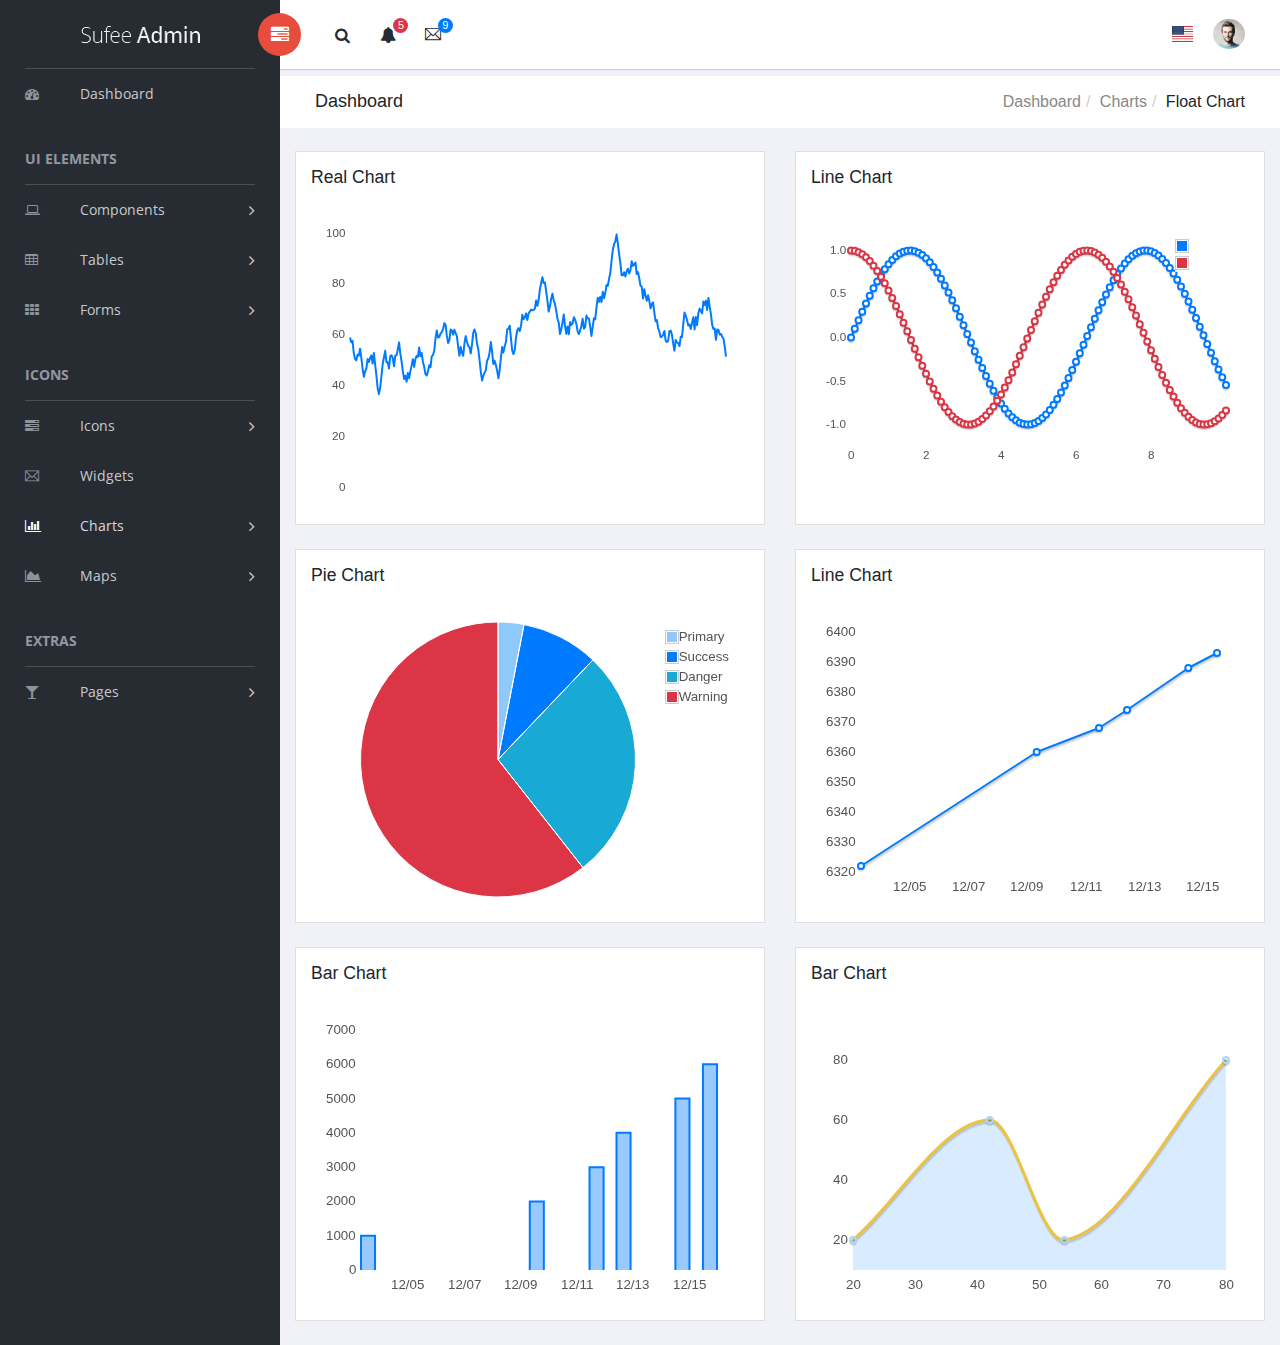
<file: charts-flot.html>
<!doctype html>
<!--[if lt IE 7]>      <html class="no-js lt-ie9 lt-ie8 lt-ie7" lang=""> <![endif]-->
<!--[if IE 7]>         <html class="no-js lt-ie9 lt-ie8" lang=""> <![endif]-->
<!--[if IE 8]>         <html class="no-js lt-ie9" lang=""> <![endif]-->
<!--[if gt IE 8]><!--> <html class="no-js" lang=""> <!--<![endif]-->
<head>
    <meta charset="utf-8">
    <meta http-equiv="X-UA-Compatible" content="IE=edge">
    <title>Sufee Admin - HTML5 Admin Template</title>
    <meta name="description" content="Sufee Admin - HTML5 Admin Template">
    <meta name="viewport" content="width=device-width, initial-scale=1">

    <link rel="apple-touch-icon" href="apple-icon.png">
    <link rel="shortcut icon" href="favicon.ico">

    <link rel="stylesheet" href="assets/css/normalize.css">
    <link rel="stylesheet" href="assets/css/bootstrap.min.css">
    <link rel="stylesheet" href="assets/css/font-awesome.min.css">
    <link rel="stylesheet" href="assets/css/themify-icons.css">
    <link rel="stylesheet" href="assets/css/flag-icon.min.css">
    <link rel="stylesheet" href="assets/css/cs-skin-elastic.css">
    <!-- <link rel="stylesheet" href="assets/css/bootstrap-select.less"> -->
    <link rel="stylesheet" href="assets/scss/style.css">

    <link href='https://fonts.googleapis.com/css?family=Open+Sans:400,600,700,800' rel='stylesheet' type='text/css'>

    <!-- <script type="text/javascript" src="https://cdn.jsdelivr.net/html5shiv/3.7.3/html5shiv.min.js"></script> -->

</head>
<body>
        <!-- Left Panel -->

    <aside id="left-panel" class="left-panel">
        <nav class="navbar navbar-expand-sm navbar-default">

            <div class="navbar-header">
                <button class="navbar-toggler" type="button" data-toggle="collapse" data-target="#main-menu" aria-controls="main-menu" aria-expanded="false" aria-label="Toggle navigation">
                    <i class="fa fa-bars"></i>
                </button>
                <a class="navbar-brand" href="./"><img src="images/logo.png" alt="Logo"></a>
                <a class="navbar-brand hidden" href="./"><img src="images/logo2.png" alt="Logo"></a>
            </div>

            <div id="main-menu" class="main-menu collapse navbar-collapse">
                <ul class="nav navbar-nav">
                    <li>
                        <a href="index.html"> <i class="menu-icon fa fa-dashboard"></i>Dashboard </a>
                    </li>
                    <h3 class="menu-title">UI elements</h3><!-- /.menu-title -->
                    <li class="menu-item-has-children dropdown">
                        <a href="#" class="dropdown-toggle" data-toggle="dropdown" aria-haspopup="true" aria-expanded="false"> <i class="menu-icon fa fa-laptop"></i>Components</a>
                        <ul class="sub-menu children dropdown-menu">
                            <li><i class="fa fa-puzzle-piece"></i><a href="ui-buttons.html">Buttons</a></li>
                            <li><i class="fa fa-id-badge"></i><a href="ui-badges.html">Badges</a></li>
                            <li><i class="fa fa-bars"></i><a href="ui-tabs.html">Tabs</a></li>
                            <li><i class="fa fa-share-square-o"></i><a href="ui-social-buttons.html">Social Buttons</a></li>
                            <li><i class="fa fa-id-card-o"></i><a href="ui-cards.html">Cards</a></li>
                            <li><i class="fa fa-exclamation-triangle"></i><a href="ui-alerts.html">Alerts</a></li>
                            <li><i class="fa fa-spinner"></i><a href="ui-progressbar.html">Progress Bars</a></li>
                            <li><i class="fa fa-fire"></i><a href="ui-modals.html">Modals</a></li>
                            <li><i class="fa fa-book"></i><a href="ui-switches.html">Switches</a></li>
                            <li><i class="fa fa-th"></i><a href="ui-grids.html">Grids</a></li>
                            <li><i class="fa fa-file-word-o"></i><a href="ui-typgraphy.html">Typography</a></li>
                        </ul>
                    </li>
                    <li class="menu-item-has-children dropdown">
                        <a href="#" class="dropdown-toggle" data-toggle="dropdown" aria-haspopup="true" aria-expanded="false"> <i class="menu-icon fa fa-table"></i>Tables</a>
                        <ul class="sub-menu children dropdown-menu">
                            <li><i class="fa fa-table"></i><a href="tables-basic.html">Basic Table</a></li>
                            <li><i class="fa fa-table"></i><a href="tables-data.html">Data Table</a></li>
                        </ul>
                    </li>
                    <li class="menu-item-has-children dropdown">
                        <a href="#" class="dropdown-toggle" data-toggle="dropdown" aria-haspopup="true" aria-expanded="false"> <i class="menu-icon fa fa-th"></i>Forms</a>
                        <ul class="sub-menu children dropdown-menu">
                            <li><i class="menu-icon fa fa-th"></i><a href="forms-basic.html">Basic Form</a></li>
                            <li><i class="menu-icon fa fa-th"></i><a href="forms-advanced.html">Advanced Form</a></li>
                        </ul>
                    </li>

                    <h3 class="menu-title">Icons</h3><!-- /.menu-title -->

                    <li class="menu-item-has-children dropdown">
                        <a href="#" class="dropdown-toggle" data-toggle="dropdown" aria-haspopup="true" aria-expanded="false"> <i class="menu-icon fa fa-tasks"></i>Icons</a>
                        <ul class="sub-menu children dropdown-menu">
                            <li><i class="menu-icon fa fa-fort-awesome"></i><a href="font-fontawesome.html">Font Awesome</a></li>
                            <li><i class="menu-icon ti-themify-logo"></i><a href="font-themify.html">Themefy Icons</a></li>
                        </ul>
                    </li>
                    <li>
                        <a href="widgets.html"> <i class="menu-icon ti-email"></i>Widgets </a>
                    </li>
                    <li class="menu-item-has-children active dropdown">
                        <a href="#" class="dropdown-toggle" data-toggle="dropdown" aria-haspopup="true" aria-expanded="false"> <i class="menu-icon fa fa-bar-chart"></i>Charts</a>
                        <ul class="sub-menu children dropdown-menu">
                            <li><i class="menu-icon fa fa-line-chart"></i><a href="charts-chartjs.html">Chart JS</a></li>
                            <li><i class="menu-icon fa fa-area-chart"></i><a href="charts-flot.html">Flot Chart</a></li>
                            <li><i class="menu-icon fa fa-pie-chart"></i><a href="charts-peity.html">Peity Chart</a></li>
                        </ul>
                    </li>

                    <li class="menu-item-has-children dropdown">
                        <a href="#" class="dropdown-toggle" data-toggle="dropdown" aria-haspopup="true" aria-expanded="false"> <i class="menu-icon fa fa-area-chart"></i>Maps</a>
                        <ul class="sub-menu children dropdown-menu">
                            <li><i class="menu-icon fa fa-map-o"></i><a href="maps-gmap.html">Google Maps</a></li>
                            <li><i class="menu-icon fa fa-street-view"></i><a href="maps-vector.html">Vector Maps</a></li>
                        </ul>
                    </li>
                    <h3 class="menu-title">Extras</h3><!-- /.menu-title -->
                    <li class="menu-item-has-children dropdown">
                        <a href="#" class="dropdown-toggle" data-toggle="dropdown" aria-haspopup="true" aria-expanded="false"> <i class="menu-icon fa fa-glass"></i>Pages</a>
                        <ul class="sub-menu children dropdown-menu">
                            <li><i class="menu-icon fa fa-sign-in"></i><a href="page-login.html">Login</a></li>
                            <li><i class="menu-icon fa fa-sign-in"></i><a href="page-register.html">Register</a></li>
                            <li><i class="menu-icon fa fa-paper-plane"></i><a href="pages-forget.html">Forget Pass</a></li>
                        </ul>
                    </li>
                </ul>
            </div><!-- /.navbar-collapse -->
        </nav>
    </aside><!-- /#left-panel -->

    <!-- Left Panel -->

    <!-- Right Panel -->

    <div id="right-panel" class="right-panel">

        <!-- Header-->
        <header id="header" class="header">

            <div class="header-menu">

                <div class="col-sm-7">
                    <a id="menuToggle" class="menutoggle pull-left"><i class="fa fa fa-tasks"></i></a>
                    <div class="header-left">
                        <button class="search-trigger"><i class="fa fa-search"></i></button>
                        <div class="form-inline">
                            <form class="search-form">
                                <input class="form-control mr-sm-2" type="text" placeholder="Search ..." aria-label="Search">
                                <button class="search-close" type="submit"><i class="fa fa-close"></i></button>
                            </form>
                        </div>

                        <div class="dropdown for-notification">
                          <button class="btn btn-secondary dropdown-toggle" type="button" id="notification" data-toggle="dropdown" aria-haspopup="true" aria-expanded="false">
                            <i class="fa fa-bell"></i>
                            <span class="count bg-danger">5</span>
                          </button>
                          <div class="dropdown-menu" aria-labelledby="notification">
                            <p class="red">You have 3 Notification</p>
                            <a class="dropdown-item media bg-flat-color-1" href="#">
                                <i class="fa fa-check"></i>
                                <p>Server #1 overloaded.</p>
                            </a>
                            <a class="dropdown-item media bg-flat-color-4" href="#">
                                <i class="fa fa-info"></i>
                                <p>Server #2 overloaded.</p>
                            </a>
                            <a class="dropdown-item media bg-flat-color-5" href="#">
                                <i class="fa fa-warning"></i>
                                <p>Server #3 overloaded.</p>
                            </a>
                          </div>
                        </div>

                        <div class="dropdown for-message">
                          <button class="btn btn-secondary dropdown-toggle" type="button"
                                id="message"
                                data-toggle="dropdown" aria-haspopup="true" aria-expanded="false">
                            <i class="ti-email"></i>
                            <span class="count bg-primary">9</span>
                          </button>
                          <div class="dropdown-menu" aria-labelledby="message">
                            <p class="red">You have 4 Mails</p>
                            <a class="dropdown-item media bg-flat-color-1" href="#">
                                <span class="photo media-left"><img alt="avatar" src="images/avatar/1.jpg"></span>
                                <span class="message media-body">
                                    <span class="name float-left">Jonathan Smith</span>
                                    <span class="time float-right">Just now</span>
                                        <p>Hello, this is an example msg</p>
                                </span>
                            </a>
                            <a class="dropdown-item media bg-flat-color-4" href="#">
                                <span class="photo media-left"><img alt="avatar" src="images/avatar/2.jpg"></span>
                                <span class="message media-body">
                                    <span class="name float-left">Jack Sanders</span>
                                    <span class="time float-right">5 minutes ago</span>
                                        <p>Lorem ipsum dolor sit amet, consectetur</p>
                                </span>
                            </a>
                            <a class="dropdown-item media bg-flat-color-5" href="#">
                                <span class="photo media-left"><img alt="avatar" src="images/avatar/3.jpg"></span>
                                <span class="message media-body">
                                    <span class="name float-left">Cheryl Wheeler</span>
                                    <span class="time float-right">10 minutes ago</span>
                                        <p>Hello, this is an example msg</p>
                                </span>
                            </a>
                            <a class="dropdown-item media bg-flat-color-3" href="#">
                                <span class="photo media-left"><img alt="avatar" src="images/avatar/4.jpg"></span>
                                <span class="message media-body">
                                    <span class="name float-left">Rachel Santos</span>
                                    <span class="time float-right">15 minutes ago</span>
                                        <p>Lorem ipsum dolor sit amet, consectetur</p>
                                </span>
                            </a>
                          </div>
                        </div>
                    </div>
                </div>

                <div class="col-sm-5">
                    <div class="user-area dropdown float-right">
                        <a href="#" class="dropdown-toggle" data-toggle="dropdown" aria-haspopup="true" aria-expanded="false">
                            <img class="user-avatar rounded-circle" src="images/admin.jpg" alt="User Avatar">
                        </a>

                        <div class="user-menu dropdown-menu">
                                <a class="nav-link" href="#"><i class="fa fa- user"></i>My Profile</a>

                                <a class="nav-link" href="#"><i class="fa fa- user"></i>Notifications <span class="count">13</span></a>

                                <a class="nav-link" href="#"><i class="fa fa -cog"></i>Settings</a>

                                <a class="nav-link" href="#"><i class="fa fa-power -off"></i>Logout</a>
                        </div>
                    </div>

                    <div class="language-select dropdown" id="language-select">
                        <a class="dropdown-toggle" href="#" data-toggle="dropdown"  id="language" aria-haspopup="true" aria-expanded="true">
                            <i class="flag-icon flag-icon-us"></i>
                        </a>
                        <div class="dropdown-menu" aria-labelledby="language" >
                            <div class="dropdown-item">
                                <span class="flag-icon flag-icon-fr"></span>
                            </div>
                            <div class="dropdown-item">
                                <i class="flag-icon flag-icon-es"></i>
                            </div>
                            <div class="dropdown-item">
                                <i class="flag-icon flag-icon-us"></i>
                            </div>
                            <div class="dropdown-item">
                                <i class="flag-icon flag-icon-it"></i>
                            </div>
                        </div>
                    </div>

                </div>
            </div>

        </header><!-- /header -->
        <!-- Header-->

        <div class="breadcrumbs">
            <div class="col-sm-4">
                <div class="page-header float-left">
                    <div class="page-title">
                        <h1>Dashboard</h1>
                    </div>
                </div>
            </div>
            <div class="col-sm-8">
                <div class="page-header float-right">
                    <div class="page-title">
                        <ol class="breadcrumb text-right">
                            <li><a href="#">Dashboard</a></li>
                            <li><a href="#">Charts</a></li>
                            <li class="active">Float Chart</li>
                        </ol>
                    </div>
                </div>
            </div>
        </div>

        <div class="content mt-3">
            <div class="animated fadeIn">


                    <div class="row">
                        <div class="col-lg-6">
                            <div class="card">
                                <div class="card-body">
                                    <h4 class="mb-3">Real Chart</h4>
                                    <div class="flot-container">
                                        <div id="cpu-load" class="cpu-load"></div>
                                    </div>
                                </div>
                            </div>
                        </div><!-- /# column -->

                        <div class="col-lg-6">
                            <div class="card">
                                <div class="card-body">
                                    <h4 class="mb-3">Line Chart</h4>
                                    <div class="flot-container">
                                        <div id="flot-line" class="flot-line"></div>
                                    </div>
                                </div>
                            </div>
                        </div><!-- /# column -->
                    </div><!-- /# row -->

                    <div class="row">
                        <div class="col-lg-6">
                            <div class="card">
                                <div class="card-body">
                                    <h4 class="mb-3">Pie Chart</h4>
                                    <div class="flot-container">
                                        <div id="flot-pie" class="flot-pie-container"></div>
                                    </div>
                                </div>
                            </div><!-- /# card -->
                        </div><!-- /# column -->

                        <div class="col-lg-6">
                            <div class="card">
                                <div class="card-body">
                                    <h4 class="mb-3">Line Chart</h4>
                                    <div class="flot-container">
                                        <div id="chart1" style="width:100%;height:275px;"></div>
                                    </div>
                                </div>
                            </div><!-- /# card -->
                        </div><!-- /# column -->
                    </div><!-- /# row -->
                    <div class="row">
                        <div class="col-lg-6">
                            <div class="card">
                                <div class="card-body">
                                    <h4 class="mb-3">Bar Chart</h4>
                                    <div class="flot-container">
                                        <div id="flotBar" style="width:100%;height:275px;"></div>
                                    </div>
                                </div>
                            </div><!-- /# card -->
                        </div><!-- /# column -->

                        <div class="col-lg-6">
                            <div class="card">
                                <div class="card-body">
                                    <h4 class="mb-3">Bar Chart</h4>
                                    <div class="flot-container">
                                        <div id="flotCurve" style="width:100%;height:275px;"></div>
                                    </div>
                                </div>
                            </div><!-- /# card -->
                        </div><!-- /# column -->
                    </div><!-- /# row -->



            </div><!-- .animated -->
        </div><!-- .content -->


    </div><!-- /#right-panel -->

    <!-- Right Panel -->


    <script src="assets/js/vendor/jquery-2.1.4.min.js"></script>
    <script src="assets/js/popper.min.js"></script>
    <script src="assets/js/plugins.js"></script>
    <script src="assets/js/main.js"></script>

    <!--  flot-chart js -->
    <script src="assets/js/lib/flot-chart/excanvas.min.js"></script>
    <script src="assets/js/lib/flot-chart/jquery.flot.js"></script>
    <script src="assets/js/lib/flot-chart/jquery.flot.pie.js"></script>
    <script src="assets/js/lib/flot-chart/jquery.flot.time.js"></script>
    <script src="assets/js/lib/flot-chart/jquery.flot.stack.js"></script>
    <script src="assets/js/lib/flot-chart/jquery.flot.resize.js"></script>
    <script src="assets/js/lib/flot-chart/jquery.flot.crosshair.js"></script>
    <script src="assets/js/lib/flot-chart/curvedLines.js"></script>
    <script src="assets/js/lib/flot-chart/flot-tooltip/jquery.flot.tooltip.min.js"></script>
    <script src="assets/js/lib/flot-chart/flot-chart-init.js"></script>

</body>
</html>
</file>
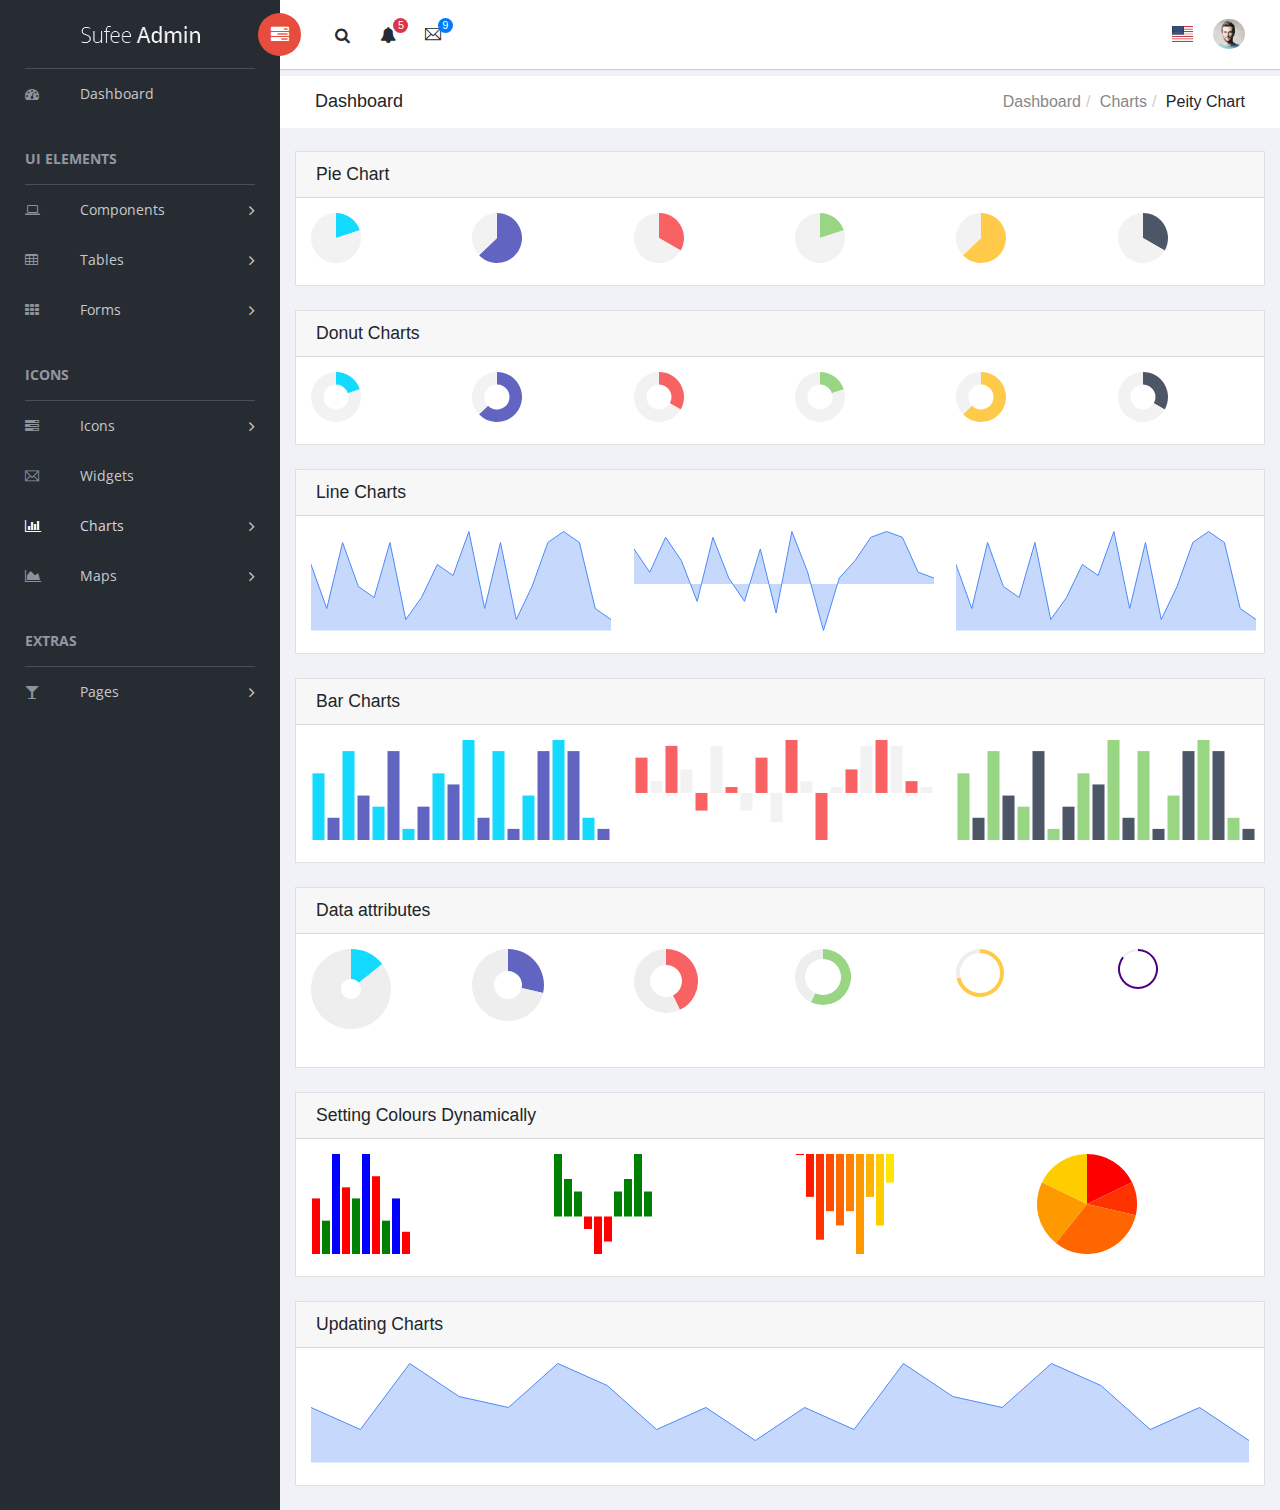
<file: charts-peity.html>
<!doctype html>
<!--[if lt IE 7]>      <html class="no-js lt-ie9 lt-ie8 lt-ie7" lang=""> <![endif]-->
<!--[if IE 7]>         <html class="no-js lt-ie9 lt-ie8" lang=""> <![endif]-->
<!--[if IE 8]>         <html class="no-js lt-ie9" lang=""> <![endif]-->
<!--[if gt IE 8]><!--> <html class="no-js" lang=""> <!--<![endif]-->
<head>
    <meta charset="utf-8">
    <meta http-equiv="X-UA-Compatible" content="IE=edge">
    <title>Sufee Admin - HTML5 Admin Template</title>
    <meta name="description" content="Sufee Admin - HTML5 Admin Template">
    <meta name="viewport" content="width=device-width, initial-scale=1">

    <link rel="apple-touch-icon" href="apple-icon.png">
    <link rel="shortcut icon" href="favicon.ico">

    <link rel="stylesheet" href="assets/css/normalize.css">
    <link rel="stylesheet" href="assets/css/bootstrap.min.css">
    <link rel="stylesheet" href="assets/css/font-awesome.min.css">
    <link rel="stylesheet" href="assets/css/themify-icons.css">
    <link rel="stylesheet" href="assets/css/flag-icon.min.css">
    <link rel="stylesheet" href="assets/css/cs-skin-elastic.css">
    <!-- <link rel="stylesheet" href="assets/css/bootstrap-select.less"> -->
    <link rel="stylesheet" href="assets/scss/style.css">

    <link href='https://fonts.googleapis.com/css?family=Open+Sans:400,600,700,800' rel='stylesheet' type='text/css'>

    <!-- <script type="text/javascript" src="https://cdn.jsdelivr.net/html5shiv/3.7.3/html5shiv.min.js"></script> -->

</head>
<body>
        <!-- Left Panel -->

    <aside id="left-panel" class="left-panel">
        <nav class="navbar navbar-expand-sm navbar-default">

            <div class="navbar-header">
                <button class="navbar-toggler" type="button" data-toggle="collapse" data-target="#main-menu" aria-controls="main-menu" aria-expanded="false" aria-label="Toggle navigation">
                    <i class="fa fa-bars"></i>
                </button>
                <a class="navbar-brand" href="./"><img src="images/logo.png" alt="Logo"></a>
                <a class="navbar-brand hidden" href="./"><img src="images/logo2.png" alt="Logo"></a>
            </div>

            <div id="main-menu" class="main-menu collapse navbar-collapse">
                <ul class="nav navbar-nav">
                    <li>
                        <a href="index.html"> <i class="menu-icon fa fa-dashboard"></i>Dashboard </a>
                    </li>
                    <h3 class="menu-title">UI elements</h3><!-- /.menu-title -->
                    <li class="menu-item-has-children dropdown">
                        <a href="#" class="dropdown-toggle" data-toggle="dropdown" aria-haspopup="true" aria-expanded="false"> <i class="menu-icon fa fa-laptop"></i>Components</a>
                        <ul class="sub-menu children dropdown-menu">
                            <li><i class="fa fa-puzzle-piece"></i><a href="ui-buttons.html">Buttons</a></li>
                            <li><i class="fa fa-id-badge"></i><a href="ui-badges.html">Badges</a></li>
                            <li><i class="fa fa-bars"></i><a href="ui-tabs.html">Tabs</a></li>
                            <li><i class="fa fa-share-square-o"></i><a href="ui-social-buttons.html">Social Buttons</a></li>
                            <li><i class="fa fa-id-card-o"></i><a href="ui-cards.html">Cards</a></li>
                            <li><i class="fa fa-exclamation-triangle"></i><a href="ui-alerts.html">Alerts</a></li>
                            <li><i class="fa fa-spinner"></i><a href="ui-progressbar.html">Progress Bars</a></li>
                            <li><i class="fa fa-fire"></i><a href="ui-modals.html">Modals</a></li>
                            <li><i class="fa fa-book"></i><a href="ui-switches.html">Switches</a></li>
                            <li><i class="fa fa-th"></i><a href="ui-grids.html">Grids</a></li>
                            <li><i class="fa fa-file-word-o"></i><a href="ui-typgraphy.html">Typography</a></li>
                        </ul>
                    </li>
                    <li class="menu-item-has-children dropdown">
                        <a href="#" class="dropdown-toggle" data-toggle="dropdown" aria-haspopup="true" aria-expanded="false"> <i class="menu-icon fa fa-table"></i>Tables</a>
                        <ul class="sub-menu children dropdown-menu">
                            <li><i class="fa fa-table"></i><a href="tables-basic.html">Basic Table</a></li>
                            <li><i class="fa fa-table"></i><a href="tables-data.html">Data Table</a></li>
                        </ul>
                    </li>
                    <li class="menu-item-has-children dropdown">
                        <a href="#" class="dropdown-toggle" data-toggle="dropdown" aria-haspopup="true" aria-expanded="false"> <i class="menu-icon fa fa-th"></i>Forms</a>
                        <ul class="sub-menu children dropdown-menu">
                            <li><i class="menu-icon fa fa-th"></i><a href="forms-basic.html">Basic Form</a></li>
                            <li><i class="menu-icon fa fa-th"></i><a href="forms-advanced.html">Advanced Form</a></li>
                        </ul>
                    </li>

                    <h3 class="menu-title">Icons</h3><!-- /.menu-title -->

                    <li class="menu-item-has-children dropdown">
                        <a href="#" class="dropdown-toggle" data-toggle="dropdown" aria-haspopup="true" aria-expanded="false"> <i class="menu-icon fa fa-tasks"></i>Icons</a>
                        <ul class="sub-menu children dropdown-menu">
                            <li><i class="menu-icon fa fa-fort-awesome"></i><a href="font-fontawesome.html">Font Awesome</a></li>
                            <li><i class="menu-icon ti-themify-logo"></i><a href="font-themify.html">Themefy Icons</a></li>
                        </ul>
                    </li>
                    <li>
                        <a href="widgets.html"> <i class="menu-icon ti-email"></i>Widgets </a>
                    </li>
                    <li class="menu-item-has-children active dropdown">
                        <a href="#" class="dropdown-toggle" data-toggle="dropdown" aria-haspopup="true" aria-expanded="false"> <i class="menu-icon fa fa-bar-chart"></i>Charts</a>
                        <ul class="sub-menu children dropdown-menu">
                            <li><i class="menu-icon fa fa-line-chart"></i><a href="charts-chartjs.html">Chart JS</a></li>
                            <li><i class="menu-icon fa fa-area-chart"></i><a href="charts-flot.html">Flot Chart</a></li>
                            <li><i class="menu-icon fa fa-pie-chart"></i><a href="charts-peity.html">Peity Chart</a></li>
                        </ul>
                    </li>

                    <li class="menu-item-has-children dropdown">
                        <a href="#" class="dropdown-toggle" data-toggle="dropdown" aria-haspopup="true" aria-expanded="false"> <i class="menu-icon fa fa-area-chart"></i>Maps</a>
                        <ul class="sub-menu children dropdown-menu">
                            <li><i class="menu-icon fa fa-map-o"></i><a href="maps-gmap.html">Google Maps</a></li>
                            <li><i class="menu-icon fa fa-street-view"></i><a href="maps-vector.html">Vector Maps</a></li>
                        </ul>
                    </li>
                    <h3 class="menu-title">Extras</h3><!-- /.menu-title -->
                    <li class="menu-item-has-children dropdown">
                        <a href="#" class="dropdown-toggle" data-toggle="dropdown" aria-haspopup="true" aria-expanded="false"> <i class="menu-icon fa fa-glass"></i>Pages</a>
                        <ul class="sub-menu children dropdown-menu">
                            <li><i class="menu-icon fa fa-sign-in"></i><a href="page-login.html">Login</a></li>
                            <li><i class="menu-icon fa fa-sign-in"></i><a href="page-register.html">Register</a></li>
                            <li><i class="menu-icon fa fa-paper-plane"></i><a href="pages-forget.html">Forget Pass</a></li>
                        </ul>
                    </li>
                </ul>
            </div><!-- /.navbar-collapse -->
        </nav>
    </aside><!-- /#left-panel -->

    <!-- Left Panel -->

    <!-- Right Panel -->

    <div id="right-panel" class="right-panel">

        <!-- Header-->
        <header id="header" class="header">

            <div class="header-menu">

                <div class="col-sm-7">
                    <a id="menuToggle" class="menutoggle pull-left"><i class="fa fa fa-tasks"></i></a>
                    <div class="header-left">
                        <button class="search-trigger"><i class="fa fa-search"></i></button>
                        <div class="form-inline">
                            <form class="search-form">
                                <input class="form-control mr-sm-2" type="text" placeholder="Search ..." aria-label="Search">
                                <button class="search-close" type="submit"><i class="fa fa-close"></i></button>
                            </form>
                        </div>

                        <div class="dropdown for-notification">
                          <button class="btn btn-secondary dropdown-toggle" type="button" id="notification" data-toggle="dropdown" aria-haspopup="true" aria-expanded="false">
                            <i class="fa fa-bell"></i>
                            <span class="count bg-danger">5</span>
                          </button>
                          <div class="dropdown-menu" aria-labelledby="notification">
                            <p class="red">You have 3 Notification</p>
                            <a class="dropdown-item media bg-flat-color-1" href="#">
                                <i class="fa fa-check"></i>
                                <p>Server #1 overloaded.</p>
                            </a>
                            <a class="dropdown-item media bg-flat-color-4" href="#">
                                <i class="fa fa-info"></i>
                                <p>Server #2 overloaded.</p>
                            </a>
                            <a class="dropdown-item media bg-flat-color-5" href="#">
                                <i class="fa fa-warning"></i>
                                <p>Server #3 overloaded.</p>
                            </a>
                          </div>
                        </div>

                        <div class="dropdown for-message">
                          <button class="btn btn-secondary dropdown-toggle" type="button"
                                id="message"
                                data-toggle="dropdown" aria-haspopup="true" aria-expanded="false">
                            <i class="ti-email"></i>
                            <span class="count bg-primary">9</span>
                          </button>
                          <div class="dropdown-menu" aria-labelledby="message">
                            <p class="red">You have 4 Mails</p>
                            <a class="dropdown-item media bg-flat-color-1" href="#">
                                <span class="photo media-left"><img alt="avatar" src="images/avatar/1.jpg"></span>
                                <span class="message media-body">
                                    <span class="name float-left">Jonathan Smith</span>
                                    <span class="time float-right">Just now</span>
                                        <p>Hello, this is an example msg</p>
                                </span>
                            </a>
                            <a class="dropdown-item media bg-flat-color-4" href="#">
                                <span class="photo media-left"><img alt="avatar" src="images/avatar/2.jpg"></span>
                                <span class="message media-body">
                                    <span class="name float-left">Jack Sanders</span>
                                    <span class="time float-right">5 minutes ago</span>
                                        <p>Lorem ipsum dolor sit amet, consectetur</p>
                                </span>
                            </a>
                            <a class="dropdown-item media bg-flat-color-5" href="#">
                                <span class="photo media-left"><img alt="avatar" src="images/avatar/3.jpg"></span>
                                <span class="message media-body">
                                    <span class="name float-left">Cheryl Wheeler</span>
                                    <span class="time float-right">10 minutes ago</span>
                                        <p>Hello, this is an example msg</p>
                                </span>
                            </a>
                            <a class="dropdown-item media bg-flat-color-3" href="#">
                                <span class="photo media-left"><img alt="avatar" src="images/avatar/4.jpg"></span>
                                <span class="message media-body">
                                    <span class="name float-left">Rachel Santos</span>
                                    <span class="time float-right">15 minutes ago</span>
                                        <p>Lorem ipsum dolor sit amet, consectetur</p>
                                </span>
                            </a>
                          </div>
                        </div>
                    </div>
                </div>

                <div class="col-sm-5">
                    <div class="user-area dropdown float-right">
                        <a href="#" class="dropdown-toggle" data-toggle="dropdown" aria-haspopup="true" aria-expanded="false">
                            <img class="user-avatar rounded-circle" src="images/admin.jpg" alt="User Avatar">
                        </a>

                        <div class="user-menu dropdown-menu">
                                <a class="nav-link" href="#"><i class="fa fa- user"></i>My Profile</a>

                                <a class="nav-link" href="#"><i class="fa fa- user"></i>Notifications <span class="count">13</span></a>

                                <a class="nav-link" href="#"><i class="fa fa -cog"></i>Settings</a>

                                <a class="nav-link" href="#"><i class="fa fa-power -off"></i>Logout</a>
                        </div>
                    </div>

                    <div class="language-select dropdown" id="language-select">
                        <a class="dropdown-toggle" href="#" data-toggle="dropdown"  id="language" aria-haspopup="true" aria-expanded="true">
                            <i class="flag-icon flag-icon-us"></i>
                        </a>
                        <div class="dropdown-menu" aria-labelledby="language" >
                            <div class="dropdown-item">
                                <span class="flag-icon flag-icon-fr"></span>
                            </div>
                            <div class="dropdown-item">
                                <i class="flag-icon flag-icon-es"></i>
                            </div>
                            <div class="dropdown-item">
                                <i class="flag-icon flag-icon-us"></i>
                            </div>
                            <div class="dropdown-item">
                                <i class="flag-icon flag-icon-it"></i>
                            </div>
                        </div>
                    </div>

                </div>
            </div>

        </header><!-- /header -->
        <!-- Header-->

        <div class="breadcrumbs">
            <div class="col-sm-4">
                <div class="page-header float-left">
                    <div class="page-title">
                        <h1>Dashboard</h1>
                    </div>
                </div>
            </div>
            <div class="col-sm-8">
                <div class="page-header float-right">
                    <div class="page-title">
                        <ol class="breadcrumb text-right">
                            <li><a href="#">Dashboard</a></li>
                            <li><a href="#">Charts</a></li>
                            <li class="active">Peity Chart</li>
                        </ol>
                    </div>
                </div>
            </div>
        </div>

        <div class="content mt-3">
            <div class="animated fadeIn">
                <div class="row">






                    <div class="col-lg-12">
                        <div class="card">
                            <div class="card-header">
                                <h4>Pie Chart</h4>
                            </div>
                            <div class="card-body">
                                <div class="row">
                                    <div class="col-lg-2">
                                        <span class="pie" data-peity='{ "fill": ["#13dafe", "#f2f2f2"]}'>1/5</span>
                                    </div>
                                    <div class="col-lg-2">
                                        <span class="pie" data-peity='{ "fill": ["#6164C1", "#f2f2f2"]}'>226/360</span>
                                    </div>
                                    <div class="col-lg-2">
                                        <span class="pie" data-peity='{ "fill": ["#F96262", "#f2f2f2"]}'>0.52/1.561</span>
                                    </div>
                                    <div class="col-lg-2">
                                        <span class="pie" data-peity='{ "fill": ["#99D683", "#f2f2f2"]}'>1,4</span>
                                    </div>
                                    <div class="col-lg-2">
                                        <span class="pie" data-peity='{ "fill": ["#FFCA4A", "#f2f2f2"]}'>226,134</span>
                                    </div>
                                    <div class="col-lg-2">
                                        <span class="pie" data-peity='{ "fill": ["#4C5667", "#f2f2f2"]}'>0.52,1.041</span>
                                    </div>
                                </div>
                            </div>
                        </div>
                        <!-- /# card -->
                    </div>
                    <!-- /# column -->

                    <!-- /# row -->

                    <div class="col-lg-12">
                        <div class="card">
                            <div class="card-header">
                                <h4>Donut Charts</h4>
                            </div>
                            <div class="card-body">
                                <div class="row">
                                    <div class="col-lg-2">
                                        <span class="donut" data-peity='{ "fill": ["#13DAFE", "#f2f2f2"]}'>1/5</span>
                                    </div>
                                    <div class="col-lg-2">
                                        <span class="donut" data-peity='{ "fill": ["#6164C1", "#f2f2f2"]}'>226/360</span>
                                    </div>
                                    <div class="col-lg-2">
                                        <span class="donut" data-peity='{ "fill": ["#F96262", "#f2f2f2"]}'>0.52/1.561</span>
                                    </div>
                                    <div class="col-lg-2">
                                        <span class="donut" data-peity='{ "fill": ["#99D683", "#f2f2f2"]}'>1,4</span>
                                    </div>
                                    <div class="col-lg-2">
                                        <span class="donut" data-peity='{ "fill": ["#FFCA4A", "#f2f2f2"]}'>226,134</span>
                                    </div>
                                    <div class="col-lg-2">
                                        <span class="donut" data-peity='{ "fill": ["#4C5667", "#f2f2f2"]}'>0.52,1.041</span>
                                    </div>
                                </div>
                            </div>
                        </div>
                        <!-- /# card -->
                    </div>
                    <!-- /# column -->

                    <!-- /# row -->

                        <div class="col-lg-12">
                            <div class="card">
                                <div class="card-header">
                                    <h4>Line Charts</h4>
                                </div>
                                <div class="card-body">
                                    <div class="row">
                                        <div class="col-lg-4">
                                            <span class="peity-line" data-width="100%">6,2,8,4,3,8,1,3,6,5,9,2,8,1,4,8,9,8,2,1</span>
                                        </div>
                                        <div class="col-lg-4">
                                            <span class="peity-line" data-width="100%">6,2,8,4,-3,8,1,-3,6,-5,9,2,-8,1,4,8,9,8,2,1</span>
                                        </div>
                                        <div class="col-lg-4">
                                            <span class="peity-line" data-width="100%">6,2,8,4,3,8,1,3,6,5,9,2,8,1,4,8,9,8,2,1</span>
                                        </div>
                                    </div>
                                </div>
                            </div>
                            <!-- /# card -->
                        </div>
                        <!-- /# column -->

                    <!-- /# row -->

                        <div class="col-lg-12">
                            <div class="card">
                                <div class="card-header">
                                    <h4>Bar Charts</h4>
                                </div>
                                <div class="card-body">
                                    <div class="row">
                                        <div class="col-lg-4">
                                            <span class="bar" data-peity='{ "fill": ["#13DAFE", "#6164C1"]}'>6,2,8,4,3,8,1,3,6,5,9,2,8,1,4,8,9,8,2,1</span>
                                        </div>
                                        <div class="col-lg-4">
                                            <span class="bar" data-peity='{ "fill": ["#F96262", "#f2f2f2"]}'>6,2,8,4,-3,8,1,-3,6,-5,9,2,-8,1,4,8,9,8,2,1</span>
                                        </div>
                                        <div class="col-lg-4">
                                            <span class="bar" data-peity='{ "fill": ["#99D683", "#4C5667"]}'>6,2,8,4,3,8,1,3,6,5,9,2,8,1,4,8,9,8,2,1</span>
                                        </div>
                                    </div>
                                </div>
                            </div>
                            <!-- /# card -->
                        </div>
                        <!-- /# column -->

                    <!-- /# row -->

                        <div class="col-lg-12">
                            <div class="card">
                                <div class="card-header">
                                    <h4>Data attributes</h4>
                                </div>
                                <div class="card-body">
                                    <div class="row">
                                        <div class="col-lg-2">
                                            <p class="data-attributes">
                                                <span data-peity='{ "fill": ["#13DAFE", "#eeeeee"],    "innerRadius": 10, "radius": 40 }'>1/7</span>
                                            </p>
                                        </div>
                                        <div class="col-lg-2">
                                            <p class="data-attributes">
                                                <span data-peity='{ "fill": ["#6164C1", "#eeeeee"], "innerRadius": 14, "radius": 36 }'>2/7</span>
                                            </p>
                                        </div>
                                        <div class="col-lg-2">
                                            <p class="data-attributes">
                                                <span data-peity='{ "fill": ["#F96262", "#eeeeee"], "innerRadius": 16, "radius": 32 }'>3/7</span>
                                            </p>
                                        </div>
                                        <div class="col-lg-2">
                                            <p class="data-attributes">
                                                <span data-peity='{ "fill": ["#99D683", "#eeeeee"],  "innerRadius": 18, "radius": 28 }'>4/7</span>
                                            </p>
                                        </div>
                                        <div class="col-lg-2">
                                            <p class="data-attributes">
                                                <span data-peity='{ "fill": ["#FFCA4A", "#eeeeee"],   "innerRadius": 20, "radius": 24 }'>5/7</span>
                                            </p>
                                        </div>
                                        <div class="col-lg-2">
                                            <p class="data-attributes">
                                                <span data-peity='{ "fill": ["indigo", "#eeeeee"], "innerRadius": 18, "radius": 20 }'>6/7</span>
                                            </p>
                                        </div>
                                    </div>
                                </div>
                            </div>
                            <!-- /# card -->
                        </div>
                        <!-- /# column -->

                    <!-- /# row -->

                        <div class="col-lg-12">
                            <div class="card">
                                <div class="card-header">
                                    <h4>Setting Colours Dynamically</h4>
                                </div>
                                <div class="card-body">
                                    <div class="row">
                                        <div class="col-lg-3">
                                            <span class="bar-colours-1">5,3,9,6,5,9,7,3,5,2</span>
                                        </div>
                                        <div class="col-lg-3">
                                            <span class="bar-colours-2">5,3,2,-1,-3,-2,2,3,5,2</span>
                                        </div>
                                        <div class="col-lg-3">
                                            <span class="bar-colours-3">0,-3,-6,-4,-5,-4,-7,-3,-5,-2</span>
                                        </div>
                                        <div class="col-lg-3">
                                            <span class="pie-colours-2">5,3,9,6,5</span>
                                        </div>
                                    </div>
                                </div>
                            </div>
                            <!-- /# card -->
                        </div>
                        <!-- /# column -->

                    <!-- /# row -->
                        <div class="col-lg-12">
                            <div class="card">
                                <div class="card-header">
                                    <h4>Updating Charts</h4>
                                </div>
                                <div class="card-body">
                                    <span class="updating-chart">5,3,9,6,5,9,7,3,5,2,5,3,9,6,5,9,7,3,5,2</span>
                                </div>
                            </div>
                            <!-- /# card -->
                        </div>
                        <!-- /# column -->







                </div> <!-- .row -->
            </div><!-- .animated -->
        </div><!-- .content -->


    </div><!-- /#right-panel -->

    <!-- Right Panel -->


    <script src="assets/js/vendor/jquery-2.1.4.min.js"></script>
    <script src="assets/js/popper.min.js"></script>
    <script src="assets/js/plugins.js"></script>
    <script src="assets/js/main.js"></script>

    <script src="assets/js/lib/peitychart/jquery.peity.min.js"></script>
    <!-- scripit init-->
    <script src="assets/js/lib/peitychart/peitychart.init.js"></script>
    <!-- scripit init-->

</body>
</html>
</file>
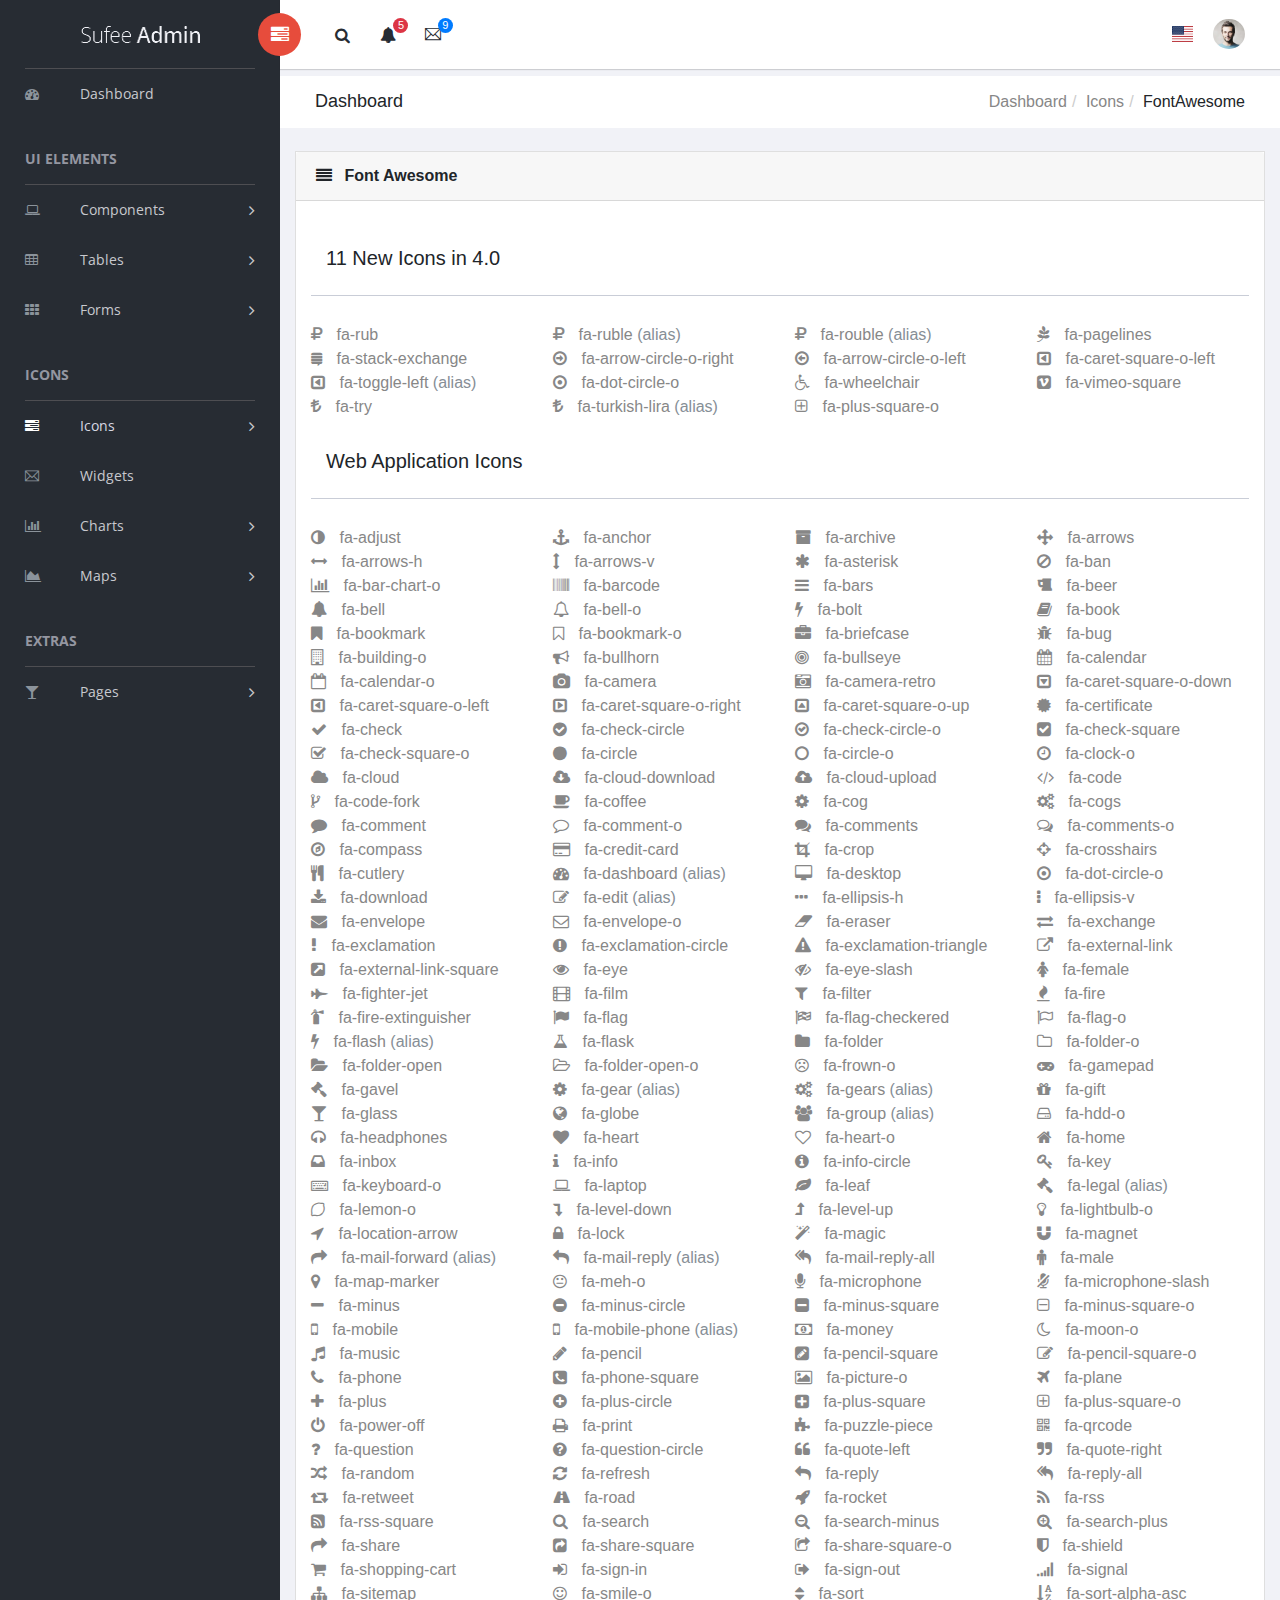
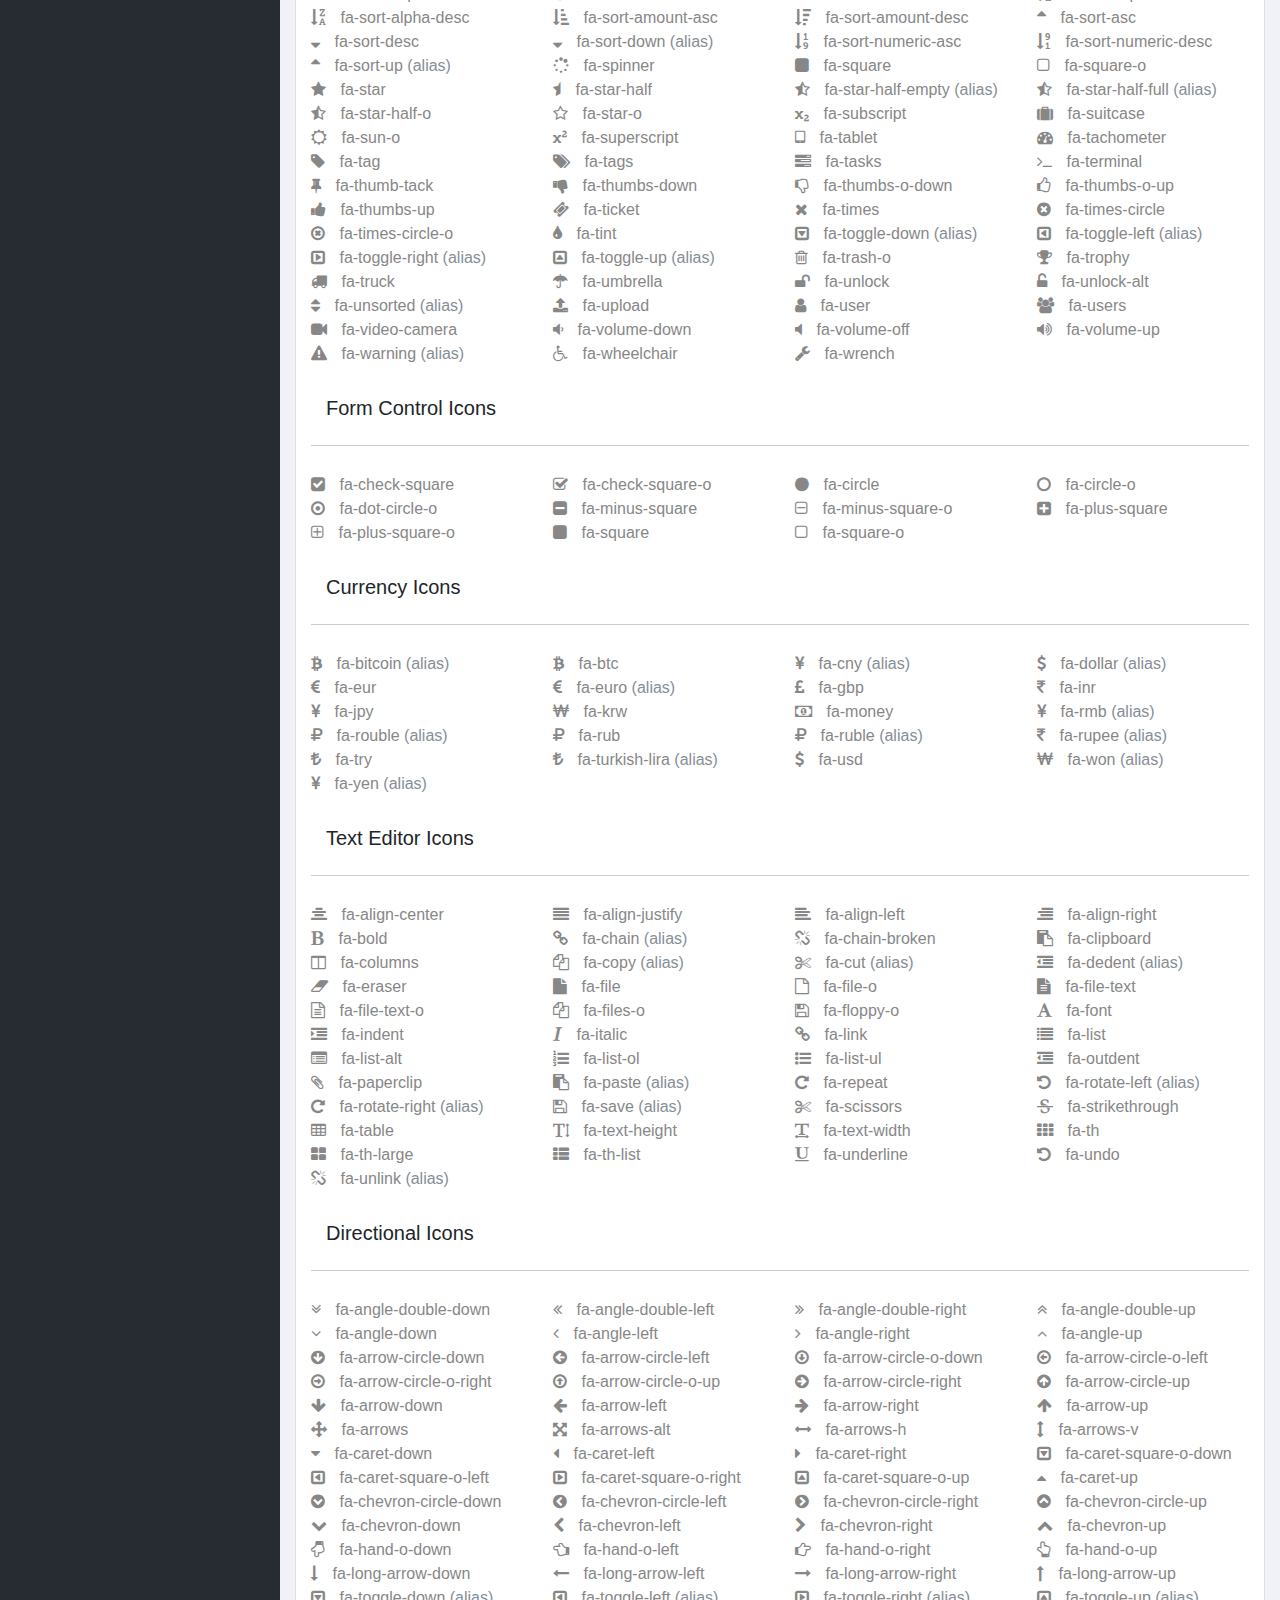
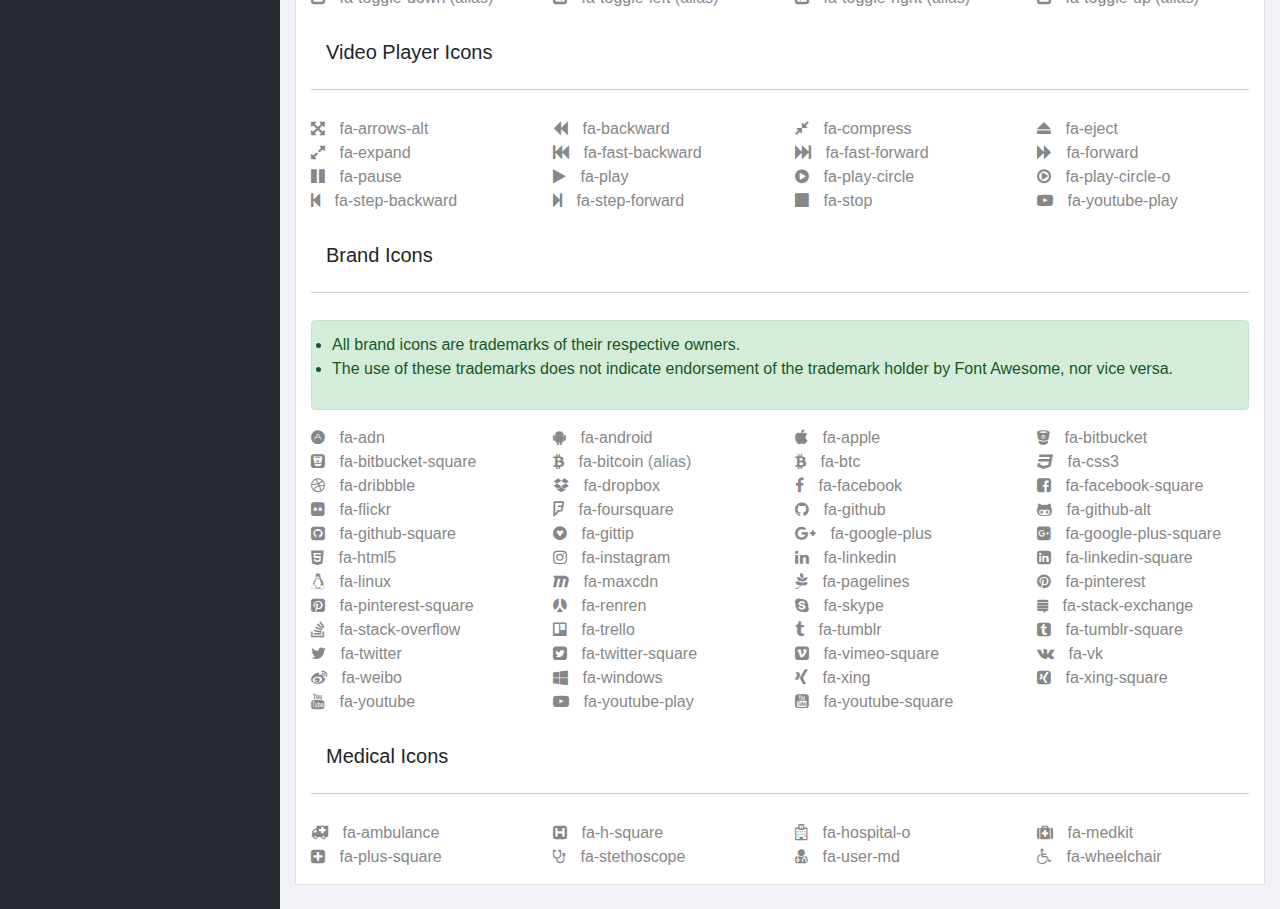
<file: font-fontawesome.html>
<!doctype html>
<!--[if lt IE 7]>      <html class="no-js lt-ie9 lt-ie8 lt-ie7" lang=""> <![endif]-->
<!--[if IE 7]>         <html class="no-js lt-ie9 lt-ie8" lang=""> <![endif]-->
<!--[if IE 8]>         <html class="no-js lt-ie9" lang=""> <![endif]-->
<!--[if gt IE 8]><!--> <html class="no-js" lang=""> <!--<![endif]-->
<head>
    <meta charset="utf-8">
    <meta http-equiv="X-UA-Compatible" content="IE=edge">
    <title>Sufee Admin - HTML5 Admin Template</title>
    <meta name="description" content="Sufee Admin - HTML5 Admin Template">
    <meta name="viewport" content="width=device-width, initial-scale=1">

    <link rel="apple-touch-icon" href="apple-icon.png">
    <link rel="shortcut icon" href="favicon.ico">

    <link rel="stylesheet" href="assets/css/normalize.css">
    <link rel="stylesheet" href="assets/css/bootstrap.min.css">
    <link rel="stylesheet" href="assets/css/font-awesome.min.css">
    <link rel="stylesheet" href="assets/css/themify-icons.css">
    <link rel="stylesheet" href="assets/css/flag-icon.min.css">
    <link rel="stylesheet" href="assets/css/cs-skin-elastic.css">
    <!-- <link rel="stylesheet" href="assets/css/bootstrap-select.less"> -->
    <link rel="stylesheet" href="assets/scss/style.css">

    <link href='https://fonts.googleapis.com/css?family=Open+Sans:400,600,700,800' rel='stylesheet' type='text/css'>

    <!-- <script type="text/javascript" src="https://cdn.jsdelivr.net/html5shiv/3.7.3/html5shiv.min.js"></script> -->

</head>
<body>
        <!-- Left Panel -->

    <aside id="left-panel" class="left-panel">
        <nav class="navbar navbar-expand-sm navbar-default">

            <div class="navbar-header">
                <button class="navbar-toggler" type="button" data-toggle="collapse" data-target="#main-menu" aria-controls="main-menu" aria-expanded="false" aria-label="Toggle navigation">
                    <i class="fa fa-bars"></i>
                </button>
                <a class="navbar-brand" href="./"><img src="images/logo.png" alt="Logo"></a>
                <a class="navbar-brand hidden" href="./"><img src="images/logo2.png" alt="Logo"></a>
            </div>

            <div id="main-menu" class="main-menu collapse navbar-collapse">
                <ul class="nav navbar-nav">
                    <li>
                        <a href="index.html"> <i class="menu-icon fa fa-dashboard"></i>Dashboard </a>
                    </li>
                    <h3 class="menu-title">UI elements</h3><!-- /.menu-title -->
                    <li class="menu-item-has-children dropdown">
                        <a href="#" class="dropdown-toggle" data-toggle="dropdown" aria-haspopup="true" aria-expanded="false"> <i class="menu-icon fa fa-laptop"></i>Components</a>
                        <ul class="sub-menu children dropdown-menu">
                            <li><i class="fa fa-puzzle-piece"></i><a href="ui-buttons.html">Buttons</a></li>
                            <li><i class="fa fa-id-badge"></i><a href="ui-badges.html">Badges</a></li>
                            <li><i class="fa fa-bars"></i><a href="ui-tabs.html">Tabs</a></li>
                            <li><i class="fa fa-share-square-o"></i><a href="ui-social-buttons.html">Social Buttons</a></li>
                            <li><i class="fa fa-id-card-o"></i><a href="ui-cards.html">Cards</a></li>
                            <li><i class="fa fa-exclamation-triangle"></i><a href="ui-alerts.html">Alerts</a></li>
                            <li><i class="fa fa-spinner"></i><a href="ui-progressbar.html">Progress Bars</a></li>
                            <li><i class="fa fa-fire"></i><a href="ui-modals.html">Modals</a></li>
                            <li><i class="fa fa-book"></i><a href="ui-switches.html">Switches</a></li>
                            <li><i class="fa fa-th"></i><a href="ui-grids.html">Grids</a></li>
                            <li><i class="fa fa-file-word-o"></i><a href="ui-typgraphy.html">Typography</a></li>
                        </ul>
                    </li>
                    <li class="menu-item-has-children dropdown">
                        <a href="#" class="dropdown-toggle" data-toggle="dropdown" aria-haspopup="true" aria-expanded="false"> <i class="menu-icon fa fa-table"></i>Tables</a>
                        <ul class="sub-menu children dropdown-menu">
                            <li><i class="fa fa-table"></i><a href="tables-basic.html">Basic Table</a></li>
                            <li><i class="fa fa-table"></i><a href="tables-data.html">Data Table</a></li>
                        </ul>
                    </li>
                    <li class="menu-item-has-children dropdown">
                        <a href="#" class="dropdown-toggle" data-toggle="dropdown" aria-haspopup="true" aria-expanded="false"> <i class="menu-icon fa fa-th"></i>Forms</a>
                        <ul class="sub-menu children dropdown-menu">
                            <li><i class="menu-icon fa fa-th"></i><a href="forms-basic.html">Basic Form</a></li>
                            <li><i class="menu-icon fa fa-th"></i><a href="forms-advanced.html">Advanced Form</a></li>
                        </ul>
                    </li>

                    <h3 class="menu-title">Icons</h3><!-- /.menu-title -->

                    <li class="menu-item-has-children active dropdown">
                        <a href="#" class="dropdown-toggle" data-toggle="dropdown" aria-haspopup="true" aria-expanded="false"> <i class="menu-icon fa fa-tasks"></i>Icons</a>
                        <ul class="sub-menu children dropdown-menu">
                            <li><i class="menu-icon fa fa-fort-awesome"></i><a href="font-fontawesome.html">Font Awesome</a></li>
                            <li><i class="menu-icon ti-themify-logo"></i><a href="font-themify.html">Themefy Icons</a></li>
                        </ul>
                    </li>
                    <li>
                        <a href="widgets.html"> <i class="menu-icon ti-email"></i>Widgets </a>
                    </li>
                    <li class="menu-item-has-children dropdown">
                        <a href="#" class="dropdown-toggle" data-toggle="dropdown" aria-haspopup="true" aria-expanded="false"> <i class="menu-icon fa fa-bar-chart"></i>Charts</a>
                        <ul class="sub-menu children dropdown-menu">
                            <li><i class="menu-icon fa fa-line-chart"></i><a href="charts-chartjs.html">Chart JS</a></li>
                            <li><i class="menu-icon fa fa-area-chart"></i><a href="charts-flot.html">Flot Chart</a></li>
                            <li><i class="menu-icon fa fa-pie-chart"></i><a href="charts-peity.html">Peity Chart</a></li>
                        </ul>
                    </li>

                    <li class="menu-item-has-children dropdown">
                        <a href="#" class="dropdown-toggle" data-toggle="dropdown" aria-haspopup="true" aria-expanded="false"> <i class="menu-icon fa fa-area-chart"></i>Maps</a>
                        <ul class="sub-menu children dropdown-menu">
                            <li><i class="menu-icon fa fa-map-o"></i><a href="maps-gmap.html">Google Maps</a></li>
                            <li><i class="menu-icon fa fa-street-view"></i><a href="maps-vector.html">Vector Maps</a></li>
                        </ul>
                    </li>
                    <h3 class="menu-title">Extras</h3><!-- /.menu-title -->
                    <li class="menu-item-has-children dropdown">
                        <a href="#" class="dropdown-toggle" data-toggle="dropdown" aria-haspopup="true" aria-expanded="false"> <i class="menu-icon fa fa-glass"></i>Pages</a>
                        <ul class="sub-menu children dropdown-menu">
                            <li><i class="menu-icon fa fa-sign-in"></i><a href="page-login.html">Login</a></li>
                            <li><i class="menu-icon fa fa-sign-in"></i><a href="page-register.html">Register</a></li>
                            <li><i class="menu-icon fa fa-paper-plane"></i><a href="pages-forget.html">Forget Pass</a></li>
                        </ul>
                    </li>
                </ul>
            </div><!-- /.navbar-collapse -->
        </nav>
    </aside><!-- /#left-panel -->

    <!-- Left Panel -->

    <!-- Right Panel -->

    <div id="right-panel" class="right-panel">

        <!-- Header-->
        <header id="header" class="header">

            <div class="header-menu">

                <div class="col-sm-7">
                    <a id="menuToggle" class="menutoggle pull-left"><i class="fa fa fa-tasks"></i></a>
                    <div class="header-left">
                        <button class="search-trigger"><i class="fa fa-search"></i></button>
                        <div class="form-inline">
                            <form class="search-form">
                                <input class="form-control mr-sm-2" type="text" placeholder="Search ..." aria-label="Search">
                                <button class="search-close" type="submit"><i class="fa fa-close"></i></button>
                            </form>
                        </div>

                        <div class="dropdown for-notification">
                          <button class="btn btn-secondary dropdown-toggle" type="button" id="notification" data-toggle="dropdown" aria-haspopup="true" aria-expanded="false">
                            <i class="fa fa-bell"></i>
                            <span class="count bg-danger">5</span>
                          </button>
                          <div class="dropdown-menu" aria-labelledby="notification">
                            <p class="red">You have 3 Notification</p>
                            <a class="dropdown-item media bg-flat-color-1" href="#">
                                <i class="fa fa-check"></i>
                                <p>Server #1 overloaded.</p>
                            </a>
                            <a class="dropdown-item media bg-flat-color-4" href="#">
                                <i class="fa fa-info"></i>
                                <p>Server #2 overloaded.</p>
                            </a>
                            <a class="dropdown-item media bg-flat-color-5" href="#">
                                <i class="fa fa-warning"></i>
                                <p>Server #3 overloaded.</p>
                            </a>
                          </div>
                        </div>

                        <div class="dropdown for-message">
                          <button class="btn btn-secondary dropdown-toggle" type="button"
                                id="message"
                                data-toggle="dropdown" aria-haspopup="true" aria-expanded="false">
                            <i class="ti-email"></i>
                            <span class="count bg-primary">9</span>
                          </button>
                          <div class="dropdown-menu" aria-labelledby="message">
                            <p class="red">You have 4 Mails</p>
                            <a class="dropdown-item media bg-flat-color-1" href="#">
                                <span class="photo media-left"><img alt="avatar" src="images/avatar/1.jpg"></span>
                                <span class="message media-body">
                                    <span class="name float-left">Jonathan Smith</span>
                                    <span class="time float-right">Just now</span>
                                        <p>Hello, this is an example msg</p>
                                </span>
                            </a>
                            <a class="dropdown-item media bg-flat-color-4" href="#">
                                <span class="photo media-left"><img alt="avatar" src="images/avatar/2.jpg"></span>
                                <span class="message media-body">
                                    <span class="name float-left">Jack Sanders</span>
                                    <span class="time float-right">5 minutes ago</span>
                                        <p>Lorem ipsum dolor sit amet, consectetur</p>
                                </span>
                            </a>
                            <a class="dropdown-item media bg-flat-color-5" href="#">
                                <span class="photo media-left"><img alt="avatar" src="images/avatar/3.jpg"></span>
                                <span class="message media-body">
                                    <span class="name float-left">Cheryl Wheeler</span>
                                    <span class="time float-right">10 minutes ago</span>
                                        <p>Hello, this is an example msg</p>
                                </span>
                            </a>
                            <a class="dropdown-item media bg-flat-color-3" href="#">
                                <span class="photo media-left"><img alt="avatar" src="images/avatar/4.jpg"></span>
                                <span class="message media-body">
                                    <span class="name float-left">Rachel Santos</span>
                                    <span class="time float-right">15 minutes ago</span>
                                        <p>Lorem ipsum dolor sit amet, consectetur</p>
                                </span>
                            </a>
                          </div>
                        </div>
                    </div>
                </div>

                <div class="col-sm-5">
                    <div class="user-area dropdown float-right">
                        <a href="#" class="dropdown-toggle" data-toggle="dropdown" aria-haspopup="true" aria-expanded="false">
                            <img class="user-avatar rounded-circle" src="images/admin.jpg" alt="User Avatar">
                        </a>

                        <div class="user-menu dropdown-menu">
                                <a class="nav-link" href="#"><i class="fa fa- user"></i>My Profile</a>

                                <a class="nav-link" href="#"><i class="fa fa- user"></i>Notifications <span class="count">13</span></a>

                                <a class="nav-link" href="#"><i class="fa fa -cog"></i>Settings</a>

                                <a class="nav-link" href="#"><i class="fa fa-power -off"></i>Logout</a>
                        </div>
                    </div>

                    <div class="language-select dropdown" id="language-select">
                        <a class="dropdown-toggle" href="#" data-toggle="dropdown"  id="language" aria-haspopup="true" aria-expanded="true">
                            <i class="flag-icon flag-icon-us"></i>
                        </a>
                        <div class="dropdown-menu" aria-labelledby="language" >
                            <div class="dropdown-item">
                                <span class="flag-icon flag-icon-fr"></span>
                            </div>
                            <div class="dropdown-item">
                                <i class="flag-icon flag-icon-es"></i>
                            </div>
                            <div class="dropdown-item">
                                <i class="flag-icon flag-icon-us"></i>
                            </div>
                            <div class="dropdown-item">
                                <i class="flag-icon flag-icon-it"></i>
                            </div>
                        </div>
                    </div>

                </div>
            </div>

        </header><!-- /header -->
        <!-- Header-->

        <div class="breadcrumbs">
            <div class="col-sm-4">
                <div class="page-header float-left">
                    <div class="page-title">
                        <h1>Dashboard</h1>
                    </div>
                </div>
            </div>
            <div class="col-sm-8">
                <div class="page-header float-right">
                    <div class="page-title">
                        <ol class="breadcrumb text-right">
                            <li><a href="#">Dashboard</a></li>
                            <li><a href="#">Icons</a></li>
                            <li class="active">FontAwesome</li>
                        </ol>
                    </div>
                </div>
            </div>
        </div>

        <div class="content mt-3">
            <div class="animated fadeIn">


                <div class="card">
                    <div class="card-header">
                        <i class="mr-2 fa fa-align-justify"></i>
                        <strong class="card-title">Font Awesome</strong>
                    </div>
                    <div class="card-body">

                        <div class="fontawesome-icon-list">

                            <div id="new">
                                <h2 class="page-header">11 New Icons in 4.0</h2>
                                <div class="row fontawesome-icon-list">

                                    <div class="fa-hover col-lg-3 col-md-6"><a href="#"><i class="fa fa-rub"></i> fa-rub</a></div>

                                    <div class="fa-hover col-lg-3 col-md-6"><a href="#"><i class="fa fa-ruble"></i> fa-ruble <span class="text-muted">(alias)</span></a></div>

                                    <div class="fa-hover col-lg-3 col-md-6"><a href="#"><i class="fa fa-rouble"></i> fa-rouble <span class="text-muted">(alias)</span></a></div>

                                    <div class="fa-hover col-lg-3 col-md-6"><a href="#"><i class="fa fa-pagelines"></i> fa-pagelines</a></div>

                                    <div class="fa-hover col-lg-3 col-md-6"><a href="#"><i class="fa fa-stack-exchange"></i> fa-stack-exchange</a></div>

                                    <div class="fa-hover col-lg-3 col-md-6"><a href="#"><i class="fa fa-arrow-circle-o-right"></i> fa-arrow-circle-o-right</a></div>

                                    <div class="fa-hover col-lg-3 col-md-6"><a href="#"><i class="fa fa-arrow-circle-o-left"></i> fa-arrow-circle-o-left</a></div>

                                    <div class="fa-hover col-lg-3 col-md-6"><a href="#"><i class="fa fa-caret-square-o-left"></i> fa-caret-square-o-left</a></div>

                                    <div class="fa-hover col-lg-3 col-md-6"><a href="#"><i class="fa fa-toggle-left"></i> fa-toggle-left <span class="text-muted">(alias)</span></a></div>

                                    <div class="fa-hover col-lg-3 col-md-6"><a href="#"><i class="fa fa-dot-circle-o"></i> fa-dot-circle-o</a></div>

                                    <div class="fa-hover col-lg-3 col-md-6"><a href="#"><i class="fa fa-wheelchair"></i> fa-wheelchair</a></div>

                                    <div class="fa-hover col-lg-3 col-md-6"><a href="#"><i class="fa fa-vimeo-square"></i> fa-vimeo-square</a></div>

                                    <div class="fa-hover col-lg-3 col-md-6"><a href="#"><i class="fa fa-try"></i> fa-try</a></div>

                                    <div class="fa-hover col-lg-3 col-md-6"><a href="#"><i class="fa fa-turkish-lira"></i> fa-turkish-lira <span class="text-muted">(alias)</span></a></div>

                                    <div class="fa-hover col-lg-3 col-md-6"><a href="#"><i class="fa fa-plus-square-o"></i> fa-plus-square-o</a></div>

                                </div>
                            </div>

                            <section id="web-application">
                                <h2 class="page-header">Web Application Icons</h2>

                                <div class="row fontawesome-icon-list">



                                    <div class="fa-hover col-lg-3 col-md-6"><a href="#"><i class="fa fa-adjust"></i> fa-adjust</a></div>

                                    <div class="fa-hover col-lg-3 col-md-6"><a href="#"><i class="fa fa-anchor"></i> fa-anchor</a></div>

                                    <div class="fa-hover col-lg-3 col-md-6"><a href="#"><i class="fa fa-archive"></i> fa-archive</a></div>

                                    <div class="fa-hover col-lg-3 col-md-6"><a href="#"><i class="fa fa-arrows"></i> fa-arrows</a></div>

                                    <div class="fa-hover col-lg-3 col-md-6"><a href="#"><i class="fa fa-arrows-h"></i> fa-arrows-h</a></div>

                                    <div class="fa-hover col-lg-3 col-md-6"><a href="#"><i class="fa fa-arrows-v"></i> fa-arrows-v</a></div>

                                    <div class="fa-hover col-lg-3 col-md-6"><a href="#"><i class="fa fa-asterisk"></i> fa-asterisk</a></div>

                                    <div class="fa-hover col-lg-3 col-md-6"><a href="#"><i class="fa fa-ban"></i> fa-ban</a></div>

                                    <div class="fa-hover col-lg-3 col-md-6"><a href="#"><i class="fa fa-bar-chart-o"></i> fa-bar-chart-o</a></div>

                                    <div class="fa-hover col-lg-3 col-md-6"><a href="#"><i class="fa fa-barcode"></i> fa-barcode</a></div>

                                    <div class="fa-hover col-lg-3 col-md-6"><a href="#"><i class="fa fa-bars"></i> fa-bars</a></div>

                                    <div class="fa-hover col-lg-3 col-md-6"><a href="#"><i class="fa fa-beer"></i> fa-beer</a></div>

                                    <div class="fa-hover col-lg-3 col-md-6"><a href="#"><i class="fa fa-bell"></i> fa-bell</a></div>

                                    <div class="fa-hover col-lg-3 col-md-6"><a href="#"><i class="fa fa-bell-o"></i> fa-bell-o</a></div>

                                    <div class="fa-hover col-lg-3 col-md-6"><a href="#"><i class="fa fa-bolt"></i> fa-bolt</a></div>

                                    <div class="fa-hover col-lg-3 col-md-6"><a href="#"><i class="fa fa-book"></i> fa-book</a></div>

                                    <div class="fa-hover col-lg-3 col-md-6"><a href="#"><i class="fa fa-bookmark"></i> fa-bookmark</a></div>

                                    <div class="fa-hover col-lg-3 col-md-6"><a href="#"><i class="fa fa-bookmark-o"></i> fa-bookmark-o</a></div>

                                    <div class="fa-hover col-lg-3 col-md-6"><a href="#"><i class="fa fa-briefcase"></i> fa-briefcase</a></div>

                                    <div class="fa-hover col-lg-3 col-md-6"><a href="#"><i class="fa fa-bug"></i> fa-bug</a></div>

                                    <div class="fa-hover col-lg-3 col-md-6"><a href="#"><i class="fa fa-building-o"></i> fa-building-o</a></div>

                                    <div class="fa-hover col-lg-3 col-md-6"><a href="#"><i class="fa fa-bullhorn"></i> fa-bullhorn</a></div>

                                    <div class="fa-hover col-lg-3 col-md-6"><a href="#"><i class="fa fa-bullseye"></i> fa-bullseye</a></div>

                                    <div class="fa-hover col-lg-3 col-md-6"><a href="#"><i class="fa fa-calendar"></i> fa-calendar</a></div>

                                    <div class="fa-hover col-lg-3 col-md-6"><a href="#"><i class="fa fa-calendar-o"></i> fa-calendar-o</a></div>

                                    <div class="fa-hover col-lg-3 col-md-6"><a href="#"><i class="fa fa-camera"></i> fa-camera</a></div>

                                    <div class="fa-hover col-lg-3 col-md-6"><a href="#"><i class="fa fa-camera-retro"></i> fa-camera-retro</a></div>

                                    <div class="fa-hover col-lg-3 col-md-6"><a href="#"><i class="fa fa-caret-square-o-down"></i> fa-caret-square-o-down</a></div>

                                    <div class="fa-hover col-lg-3 col-md-6"><a href="#"><i class="fa fa-caret-square-o-left"></i> fa-caret-square-o-left</a></div>

                                    <div class="fa-hover col-lg-3 col-md-6"><a href="#"><i class="fa fa-caret-square-o-right"></i> fa-caret-square-o-right</a></div>

                                    <div class="fa-hover col-lg-3 col-md-6"><a href="#"><i class="fa fa-caret-square-o-up"></i> fa-caret-square-o-up</a></div>

                                    <div class="fa-hover col-lg-3 col-md-6"><a href="#"><i class="fa fa-certificate"></i> fa-certificate</a></div>

                                    <div class="fa-hover col-lg-3 col-md-6"><a href="#"><i class="fa fa-check"></i> fa-check</a></div>

                                    <div class="fa-hover col-lg-3 col-md-6"><a href="#"><i class="fa fa-check-circle"></i> fa-check-circle</a></div>

                                    <div class="fa-hover col-lg-3 col-md-6"><a href="#"><i class="fa fa-check-circle-o"></i> fa-check-circle-o</a></div>

                                    <div class="fa-hover col-lg-3 col-md-6"><a href="#"><i class="fa fa-check-square"></i> fa-check-square</a></div>

                                    <div class="fa-hover col-lg-3 col-md-6"><a href="#"><i class="fa fa-check-square-o"></i> fa-check-square-o</a></div>

                                    <div class="fa-hover col-lg-3 col-md-6"><a href="#"><i class="fa fa-circle"></i> fa-circle</a></div>

                                    <div class="fa-hover col-lg-3 col-md-6"><a href="#"><i class="fa fa-circle-o"></i> fa-circle-o</a></div>

                                    <div class="fa-hover col-lg-3 col-md-6"><a href="#"><i class="fa fa-clock-o"></i> fa-clock-o</a></div>

                                    <div class="fa-hover col-lg-3 col-md-6"><a href="#"><i class="fa fa-cloud"></i> fa-cloud</a></div>

                                    <div class="fa-hover col-lg-3 col-md-6"><a href="#"><i class="fa fa-cloud-download"></i> fa-cloud-download</a></div>

                                    <div class="fa-hover col-lg-3 col-md-6"><a href="#"><i class="fa fa-cloud-upload"></i> fa-cloud-upload</a></div>

                                    <div class="fa-hover col-lg-3 col-md-6"><a href="#"><i class="fa fa-code"></i> fa-code</a></div>

                                    <div class="fa-hover col-lg-3 col-md-6"><a href="#"><i class="fa fa-code-fork"></i> fa-code-fork</a></div>

                                    <div class="fa-hover col-lg-3 col-md-6"><a href="#"><i class="fa fa-coffee"></i> fa-coffee</a></div>

                                    <div class="fa-hover col-lg-3 col-md-6"><a href="#"><i class="fa fa-cog"></i> fa-cog</a></div>

                                    <div class="fa-hover col-lg-3 col-md-6"><a href="#"><i class="fa fa-cogs"></i> fa-cogs</a></div>

                                    <div class="fa-hover col-lg-3 col-md-6"><a href="#"><i class="fa fa-comment"></i> fa-comment</a></div>

                                    <div class="fa-hover col-lg-3 col-md-6"><a href="#"><i class="fa fa-comment-o"></i> fa-comment-o</a></div>

                                    <div class="fa-hover col-lg-3 col-md-6"><a href="#"><i class="fa fa-comments"></i> fa-comments</a></div>

                                    <div class="fa-hover col-lg-3 col-md-6"><a href="#"><i class="fa fa-comments-o"></i> fa-comments-o</a></div>

                                    <div class="fa-hover col-lg-3 col-md-6"><a href="#"><i class="fa fa-compass"></i> fa-compass</a></div>

                                    <div class="fa-hover col-lg-3 col-md-6"><a href="#"><i class="fa fa-credit-card"></i> fa-credit-card</a></div>

                                    <div class="fa-hover col-lg-3 col-md-6"><a href="#"><i class="fa fa-crop"></i> fa-crop</a></div>

                                    <div class="fa-hover col-lg-3 col-md-6"><a href="#"><i class="fa fa-crosshairs"></i> fa-crosshairs</a></div>

                                    <div class="fa-hover col-lg-3 col-md-6"><a href="#"><i class="fa fa-cutlery"></i> fa-cutlery</a></div>

                                    <div class="fa-hover col-lg-3 col-md-6"><a href="#"><i class="fa fa-dashboard"></i> fa-dashboard <span class="text-muted">(alias)</span></a></div>

                                    <div class="fa-hover col-lg-3 col-md-6"><a href="#"><i class="fa fa-desktop"></i> fa-desktop</a></div>

                                    <div class="fa-hover col-lg-3 col-md-6"><a href="#"><i class="fa fa-dot-circle-o"></i> fa-dot-circle-o</a></div>

                                    <div class="fa-hover col-lg-3 col-md-6"><a href="#"><i class="fa fa-download"></i> fa-download</a></div>

                                    <div class="fa-hover col-lg-3 col-md-6"><a href="#"><i class="fa fa-edit"></i> fa-edit <span class="text-muted">(alias)</span></a></div>

                                    <div class="fa-hover col-lg-3 col-md-6"><a href="#"><i class="fa fa-ellipsis-h"></i> fa-ellipsis-h</a></div>

                                    <div class="fa-hover col-lg-3 col-md-6"><a href="#"><i class="fa fa-ellipsis-v"></i> fa-ellipsis-v</a></div>

                                    <div class="fa-hover col-lg-3 col-md-6"><a href="#"><i class="fa fa-envelope"></i> fa-envelope</a></div>

                                    <div class="fa-hover col-lg-3 col-md-6"><a href="#"><i class="fa fa-envelope-o"></i> fa-envelope-o</a></div>

                                    <div class="fa-hover col-lg-3 col-md-6"><a href="#"><i class="fa fa-eraser"></i> fa-eraser</a></div>

                                    <div class="fa-hover col-lg-3 col-md-6"><a href="#"><i class="fa fa-exchange"></i> fa-exchange</a></div>

                                    <div class="fa-hover col-lg-3 col-md-6"><a href="#"><i class="fa fa-exclamation"></i> fa-exclamation</a></div>

                                    <div class="fa-hover col-lg-3 col-md-6"><a href="#"><i class="fa fa-exclamation-circle"></i> fa-exclamation-circle</a></div>

                                    <div class="fa-hover col-lg-3 col-md-6"><a href="#"><i class="fa fa-exclamation-triangle"></i> fa-exclamation-triangle</a></div>

                                    <div class="fa-hover col-lg-3 col-md-6"><a href="#"><i class="fa fa-external-link"></i> fa-external-link</a></div>

                                    <div class="fa-hover col-lg-3 col-md-6"><a href="#"><i class="fa fa-external-link-square"></i> fa-external-link-square</a></div>

                                    <div class="fa-hover col-lg-3 col-md-6"><a href="#"><i class="fa fa-eye"></i> fa-eye</a></div>

                                    <div class="fa-hover col-lg-3 col-md-6"><a href="#"><i class="fa fa-eye-slash"></i> fa-eye-slash</a></div>

                                    <div class="fa-hover col-lg-3 col-md-6"><a href="#"><i class="fa fa-female"></i> fa-female</a></div>

                                    <div class="fa-hover col-lg-3 col-md-6"><a href="#"><i class="fa fa-fighter-jet"></i> fa-fighter-jet</a></div>

                                    <div class="fa-hover col-lg-3 col-md-6"><a href="#"><i class="fa fa-film"></i> fa-film</a></div>

                                    <div class="fa-hover col-lg-3 col-md-6"><a href="#"><i class="fa fa-filter"></i> fa-filter</a></div>

                                    <div class="fa-hover col-lg-3 col-md-6"><a href="#"><i class="fa fa-fire"></i> fa-fire</a></div>

                                    <div class="fa-hover col-lg-3 col-md-6"><a href="#"><i class="fa fa-fire-extinguisher"></i> fa-fire-extinguisher</a></div>

                                    <div class="fa-hover col-lg-3 col-md-6"><a href="#"><i class="fa fa-flag"></i> fa-flag</a></div>

                                    <div class="fa-hover col-lg-3 col-md-6"><a href="#"><i class="fa fa-flag-checkered"></i> fa-flag-checkered</a></div>

                                    <div class="fa-hover col-lg-3 col-md-6"><a href="#"><i class="fa fa-flag-o"></i> fa-flag-o</a></div>

                                    <div class="fa-hover col-lg-3 col-md-6"><a href="#"><i class="fa fa-flash"></i> fa-flash <span class="text-muted">(alias)</span></a></div>

                                    <div class="fa-hover col-lg-3 col-md-6"><a href="#"><i class="fa fa-flask"></i> fa-flask</a></div>

                                    <div class="fa-hover col-lg-3 col-md-6"><a href="#"><i class="fa fa-folder"></i> fa-folder</a></div>

                                    <div class="fa-hover col-lg-3 col-md-6"><a href="#"><i class="fa fa-folder-o"></i> fa-folder-o</a></div>

                                    <div class="fa-hover col-lg-3 col-md-6"><a href="#"><i class="fa fa-folder-open"></i> fa-folder-open</a></div>

                                    <div class="fa-hover col-lg-3 col-md-6"><a href="#"><i class="fa fa-folder-open-o"></i> fa-folder-open-o</a></div>

                                    <div class="fa-hover col-lg-3 col-md-6"><a href="#"><i class="fa fa-frown-o"></i> fa-frown-o</a></div>

                                    <div class="fa-hover col-lg-3 col-md-6"><a href="#"><i class="fa fa-gamepad"></i> fa-gamepad</a></div>

                                    <div class="fa-hover col-lg-3 col-md-6"><a href="#"><i class="fa fa-gavel"></i> fa-gavel</a></div>

                                    <div class="fa-hover col-lg-3 col-md-6"><a href="#"><i class="fa fa-gear"></i> fa-gear <span class="text-muted">(alias)</span></a></div>

                                    <div class="fa-hover col-lg-3 col-md-6"><a href="#"><i class="fa fa-gears"></i> fa-gears <span class="text-muted">(alias)</span></a></div>

                                    <div class="fa-hover col-lg-3 col-md-6"><a href="#"><i class="fa fa-gift"></i> fa-gift</a></div>

                                    <div class="fa-hover col-lg-3 col-md-6"><a href="#"><i class="fa fa-glass"></i> fa-glass</a></div>

                                    <div class="fa-hover col-lg-3 col-md-6"><a href="#"><i class="fa fa-globe"></i> fa-globe</a></div>

                                    <div class="fa-hover col-lg-3 col-md-6"><a href="#"><i class="fa fa-group"></i> fa-group <span class="text-muted">(alias)</span></a></div>

                                    <div class="fa-hover col-lg-3 col-md-6"><a href="#"><i class="fa fa-hdd-o"></i> fa-hdd-o</a></div>

                                    <div class="fa-hover col-lg-3 col-md-6"><a href="#"><i class="fa fa-headphones"></i> fa-headphones</a></div>

                                    <div class="fa-hover col-lg-3 col-md-6"><a href="#"><i class="fa fa-heart"></i> fa-heart</a></div>

                                    <div class="fa-hover col-lg-3 col-md-6"><a href="#"><i class="fa fa-heart-o"></i> fa-heart-o</a></div>

                                    <div class="fa-hover col-lg-3 col-md-6"><a href="#"><i class="fa fa-home"></i> fa-home</a></div>

                                    <div class="fa-hover col-lg-3 col-md-6"><a href="#"><i class="fa fa-inbox"></i> fa-inbox</a></div>

                                    <div class="fa-hover col-lg-3 col-md-6"><a href="#"><i class="fa fa-info"></i> fa-info</a></div>

                                    <div class="fa-hover col-lg-3 col-md-6"><a href="#info-circle"><i class="fa fa-info-circle"></i> fa-info-circle</a></div>

                                    <div class="fa-hover col-lg-3 col-md-6"><a href="#key"><i class="fa fa-key"></i> fa-key</a></div>

                                    <div class="fa-hover col-lg-3 col-md-6"><a href="#keyboard-o"><i class="fa fa-keyboard-o"></i> fa-keyboard-o</a></div>

                                    <div class="fa-hover col-lg-3 col-md-6"><a href="#laptop"><i class="fa fa-laptop"></i> fa-laptop</a></div>

                                    <div class="fa-hover col-lg-3 col-md-6"><a href="#leaf"><i class="fa fa-leaf"></i> fa-leaf</a></div>

                                    <div class="fa-hover col-lg-3 col-md-6"><a href="#gavel"><i class="fa fa-legal"></i> fa-legal <span class="text-muted">(alias)</span></a></div>

                                    <div class="fa-hover col-lg-3 col-md-6"><a href="#lemon-o"><i class="fa fa-lemon-o"></i> fa-lemon-o</a></div>

                                    <div class="fa-hover col-lg-3 col-md-6"><a href="#level-down"><i class="fa fa-level-down"></i> fa-level-down</a></div>

                                    <div class="fa-hover col-lg-3 col-md-6"><a href="#level-up"><i class="fa fa-level-up"></i> fa-level-up</a></div>

                                    <div class="fa-hover col-lg-3 col-md-6"><a href="#lightbulb-o"><i class="fa fa-lightbulb-o"></i> fa-lightbulb-o</a></div>

                                    <div class="fa-hover col-lg-3 col-md-6"><a href="#location-arrow"><i class="fa fa-location-arrow"></i> fa-location-arrow</a></div>

                                    <div class="fa-hover col-lg-3 col-md-6"><a href="#lock"><i class="fa fa-lock"></i> fa-lock</a></div>

                                    <div class="fa-hover col-lg-3 col-md-6"><a href="#magic"><i class="fa fa-magic"></i> fa-magic</a></div>

                                    <div class="fa-hover col-lg-3 col-md-6"><a href="#magnet"><i class="fa fa-magnet"></i> fa-magnet</a></div>

                                    <div class="fa-hover col-lg-3 col-md-6"><a href="#share"><i class="fa fa-mail-forward"></i> fa-mail-forward <span class="text-muted">(alias)</span></a></div>

                                    <div class="fa-hover col-lg-3 col-md-6"><a href="#reply"><i class="fa fa-mail-reply"></i> fa-mail-reply <span class="text-muted">(alias)</span></a></div>

                                    <div class="fa-hover col-lg-3 col-md-6"><a href="#mail-reply-all"><i class="fa fa-mail-reply-all"></i> fa-mail-reply-all</a></div>

                                    <div class="fa-hover col-lg-3 col-md-6"><a href="#male"><i class="fa fa-male"></i> fa-male</a></div>

                                    <div class="fa-hover col-lg-3 col-md-6"><a href="#map-marker"><i class="fa fa-map-marker"></i> fa-map-marker</a></div>

                                    <div class="fa-hover col-lg-3 col-md-6"><a href="#meh-o"><i class="fa fa-meh-o"></i> fa-meh-o</a></div>

                                    <div class="fa-hover col-lg-3 col-md-6"><a href="#microphone"><i class="fa fa-microphone"></i> fa-microphone</a></div>

                                    <div class="fa-hover col-lg-3 col-md-6"><a href="#microphone-slash"><i class="fa fa-microphone-slash"></i> fa-microphone-slash</a></div>

                                    <div class="fa-hover col-lg-3 col-md-6"><a href="#minus"><i class="fa fa-minus"></i> fa-minus</a></div>

                                    <div class="fa-hover col-lg-3 col-md-6"><a href="#minus-circle"><i class="fa fa-minus-circle"></i> fa-minus-circle</a></div>

                                    <div class="fa-hover col-lg-3 col-md-6"><a href="#minus-square"><i class="fa fa-minus-square"></i> fa-minus-square</a></div>

                                    <div class="fa-hover col-lg-3 col-md-6"><a href="#minus-square-o"><i class="fa fa-minus-square-o"></i> fa-minus-square-o</a></div>

                                    <div class="fa-hover col-lg-3 col-md-6"><a href="#mobile"><i class="fa fa-mobile"></i> fa-mobile</a></div>

                                    <div class="fa-hover col-lg-3 col-md-6"><a href="#mobile"><i class="fa fa-mobile-phone"></i> fa-mobile-phone <span class="text-muted">(alias)</span></a></div>

                                    <div class="fa-hover col-lg-3 col-md-6"><a href="#money"><i class="fa fa-money"></i> fa-money</a></div>

                                    <div class="fa-hover col-lg-3 col-md-6"><a href="#moon-o"><i class="fa fa-moon-o"></i> fa-moon-o</a></div>

                                    <div class="fa-hover col-lg-3 col-md-6"><a href="#music"><i class="fa fa-music"></i> fa-music</a></div>

                                    <div class="fa-hover col-lg-3 col-md-6"><a href="#pencil"><i class="fa fa-pencil"></i> fa-pencil</a></div>

                                    <div class="fa-hover col-lg-3 col-md-6"><a href="#pencil-square"><i class="fa fa-pencil-square"></i> fa-pencil-square</a></div>

                                    <div class="fa-hover col-lg-3 col-md-6"><a href="#pencil-square-o"><i class="fa fa-pencil-square-o"></i> fa-pencil-square-o</a></div>

                                    <div class="fa-hover col-lg-3 col-md-6"><a href="#phone"><i class="fa fa-phone"></i> fa-phone</a></div>

                                    <div class="fa-hover col-lg-3 col-md-6"><a href="#phone-square"><i class="fa fa-phone-square"></i> fa-phone-square</a></div>

                                    <div class="fa-hover col-lg-3 col-md-6"><a href="#picture-o"><i class="fa fa-picture-o"></i> fa-picture-o</a></div>

                                    <div class="fa-hover col-lg-3 col-md-6"><a href="#plane"><i class="fa fa-plane"></i> fa-plane</a></div>

                                    <div class="fa-hover col-lg-3 col-md-6"><a href="#plus"><i class="fa fa-plus"></i> fa-plus</a></div>

                                    <div class="fa-hover col-lg-3 col-md-6"><a href="#plus-circle"><i class="fa fa-plus-circle"></i> fa-plus-circle</a></div>

                                    <div class="fa-hover col-lg-3 col-md-6"><a href="#plus-square"><i class="fa fa-plus-square"></i> fa-plus-square</a></div>

                                    <div class="fa-hover col-lg-3 col-md-6"><a href="#plus-square-o"><i class="fa fa-plus-square-o"></i> fa-plus-square-o</a></div>

                                    <div class="fa-hover col-lg-3 col-md-6"><a href="#power-off"><i class="fa fa-power-off"></i> fa-power-off</a></div>

                                    <div class="fa-hover col-lg-3 col-md-6"><a href="#print"><i class="fa fa-print"></i> fa-print</a></div>

                                    <div class="fa-hover col-lg-3 col-md-6"><a href="#puzzle-piece"><i class="fa fa-puzzle-piece"></i> fa-puzzle-piece</a></div>

                                    <div class="fa-hover col-lg-3 col-md-6"><a href="#qrcode"><i class="fa fa-qrcode"></i> fa-qrcode</a></div>

                                    <div class="fa-hover col-lg-3 col-md-6"><a href="#question"><i class="fa fa-question"></i> fa-question</a></div>

                                    <div class="fa-hover col-lg-3 col-md-6"><a href="#question-circle"><i class="fa fa-question-circle"></i> fa-question-circle</a></div>

                                    <div class="fa-hover col-lg-3 col-md-6"><a href="#quote-left"><i class="fa fa-quote-left"></i> fa-quote-left</a></div>

                                    <div class="fa-hover col-lg-3 col-md-6"><a href="#quote-right"><i class="fa fa-quote-right"></i> fa-quote-right</a></div>

                                    <div class="fa-hover col-lg-3 col-md-6"><a href="#random"><i class="fa fa-random"></i> fa-random</a></div>

                                    <div class="fa-hover col-lg-3 col-md-6"><a href="#refresh"><i class="fa fa-refresh"></i> fa-refresh</a></div>

                                    <div class="fa-hover col-lg-3 col-md-6"><a href="#reply"><i class="fa fa-reply"></i> fa-reply</a></div>

                                    <div class="fa-hover col-lg-3 col-md-6"><a href="#reply-all"><i class="fa fa-reply-all"></i> fa-reply-all</a></div>

                                    <div class="fa-hover col-lg-3 col-md-6"><a href="#retweet"><i class="fa fa-retweet"></i> fa-retweet</a></div>

                                    <div class="fa-hover col-lg-3 col-md-6"><a href="#road"><i class="fa fa-road"></i> fa-road</a></div>

                                    <div class="fa-hover col-lg-3 col-md-6"><a href="#rocket"><i class="fa fa-rocket"></i> fa-rocket</a></div>

                                    <div class="fa-hover col-lg-3 col-md-6"><a href="#rss"><i class="fa fa-rss"></i> fa-rss</a></div>

                                    <div class="fa-hover col-lg-3 col-md-6"><a href="#rss-square"><i class="fa fa-rss-square"></i> fa-rss-square</a></div>

                                    <div class="fa-hover col-lg-3 col-md-6"><a href="#search"><i class="fa fa-search"></i> fa-search</a></div>

                                    <div class="fa-hover col-lg-3 col-md-6"><a href="#search-minus"><i class="fa fa-search-minus"></i> fa-search-minus</a></div>

                                    <div class="fa-hover col-lg-3 col-md-6"><a href="#search-plus"><i class="fa fa-search-plus"></i> fa-search-plus</a></div>

                                    <div class="fa-hover col-lg-3 col-md-6"><a href="#share"><i class="fa fa-share"></i> fa-share</a></div>

                                    <div class="fa-hover col-lg-3 col-md-6"><a href="#share-square"><i class="fa fa-share-square"></i> fa-share-square</a></div>

                                    <div class="fa-hover col-lg-3 col-md-6"><a href="#share-square-o"><i class="fa fa-share-square-o"></i> fa-share-square-o</a></div>

                                    <div class="fa-hover col-lg-3 col-md-6"><a href="#shield"><i class="fa fa-shield"></i> fa-shield</a></div>

                                    <div class="fa-hover col-lg-3 col-md-6"><a href="#shopping-cart"><i class="fa fa-shopping-cart"></i> fa-shopping-cart</a></div>

                                    <div class="fa-hover col-lg-3 col-md-6"><a href="#sign-in"><i class="fa fa-sign-in"></i> fa-sign-in</a></div>

                                    <div class="fa-hover col-lg-3 col-md-6"><a href="#sign-out"><i class="fa fa-sign-out"></i> fa-sign-out</a></div>

                                    <div class="fa-hover col-lg-3 col-md-6"><a href="#signal"><i class="fa fa-signal"></i> fa-signal</a></div>

                                    <div class="fa-hover col-lg-3 col-md-6"><a href="#sitemap"><i class="fa fa-sitemap"></i> fa-sitemap</a></div>

                                    <div class="fa-hover col-lg-3 col-md-6"><a href="#smile-o"><i class="fa fa-smile-o"></i> fa-smile-o</a></div>

                                    <div class="fa-hover col-lg-3 col-md-6"><a href="#sort"><i class="fa fa-sort"></i> fa-sort</a></div>

                                    <div class="fa-hover col-lg-3 col-md-6"><a href="#sort-alpha-asc"><i class="fa fa-sort-alpha-asc"></i> fa-sort-alpha-asc</a></div>

                                    <div class="fa-hover col-lg-3 col-md-6"><a href="#sort-alpha-desc"><i class="fa fa-sort-alpha-desc"></i> fa-sort-alpha-desc</a></div>

                                    <div class="fa-hover col-lg-3 col-md-6"><a href="#sort-amount-asc"><i class="fa fa-sort-amount-asc"></i> fa-sort-amount-asc</a></div>

                                    <div class="fa-hover col-lg-3 col-md-6"><a href="#sort-amount-desc"><i class="fa fa-sort-amount-desc"></i> fa-sort-amount-desc</a></div>

                                    <div class="fa-hover col-lg-3 col-md-6"><a href="#sort-asc"><i class="fa fa-sort-asc"></i> fa-sort-asc</a></div>

                                    <div class="fa-hover col-lg-3 col-md-6"><a href="#sort-desc"><i class="fa fa-sort-desc"></i> fa-sort-desc</a></div>

                                    <div class="fa-hover col-lg-3 col-md-6"><a href="#sort-asc"><i class="fa fa-sort-down"></i> fa-sort-down <span class="text-muted">(alias)</span></a></div>

                                    <div class="fa-hover col-lg-3 col-md-6"><a href="#sort-numeric-asc"><i class="fa fa-sort-numeric-asc"></i> fa-sort-numeric-asc</a></div>

                                    <div class="fa-hover col-lg-3 col-md-6"><a href="#sort-numeric-desc"><i class="fa fa-sort-numeric-desc"></i> fa-sort-numeric-desc</a></div>

                                    <div class="fa-hover col-lg-3 col-md-6"><a href="#sort-desc"><i class="fa fa-sort-up"></i> fa-sort-up <span class="text-muted">(alias)</span></a></div>

                                    <div class="fa-hover col-lg-3 col-md-6"><a href="#spinner"><i class="fa fa-spinner"></i> fa-spinner</a></div>

                                    <div class="fa-hover col-lg-3 col-md-6"><a href="#square"><i class="fa fa-square"></i> fa-square</a></div>

                                    <div class="fa-hover col-lg-3 col-md-6"><a href="#square-o"><i class="fa fa-square-o"></i> fa-square-o</a></div>

                                    <div class="fa-hover col-lg-3 col-md-6"><a href="#star"><i class="fa fa-star"></i> fa-star</a></div>

                                    <div class="fa-hover col-lg-3 col-md-6"><a href="#star-half"><i class="fa fa-star-half"></i> fa-star-half</a></div>

                                    <div class="fa-hover col-lg-3 col-md-6"><a href="#star-half-o"><i class="fa fa-star-half-empty"></i> fa-star-half-empty <span class="text-muted">(alias)</span></a></div>

                                    <div class="fa-hover col-lg-3 col-md-6"><a href="#star-half-o"><i class="fa fa-star-half-full"></i> fa-star-half-full <span class="text-muted">(alias)</span></a></div>

                                    <div class="fa-hover col-lg-3 col-md-6"><a href="#star-half-o"><i class="fa fa-star-half-o"></i> fa-star-half-o</a></div>

                                    <div class="fa-hover col-lg-3 col-md-6"><a href="#star-o"><i class="fa fa-star-o"></i> fa-star-o</a></div>

                                    <div class="fa-hover col-lg-3 col-md-6"><a href="#subscript"><i class="fa fa-subscript"></i> fa-subscript</a></div>

                                    <div class="fa-hover col-lg-3 col-md-6"><a href="#suitcase"><i class="fa fa-suitcase"></i> fa-suitcase</a></div>

                                    <div class="fa-hover col-lg-3 col-md-6"><a href="#sun-o"><i class="fa fa-sun-o"></i> fa-sun-o</a></div>

                                    <div class="fa-hover col-lg-3 col-md-6"><a href="#superscript"><i class="fa fa-superscript"></i> fa-superscript</a></div>

                                    <div class="fa-hover col-lg-3 col-md-6"><a href="#tablet"><i class="fa fa-tablet"></i> fa-tablet</a></div>

                                    <div class="fa-hover col-lg-3 col-md-6"><a href="#tachometer"><i class="fa fa-tachometer"></i> fa-tachometer</a></div>

                                    <div class="fa-hover col-lg-3 col-md-6"><a href="#tag"><i class="fa fa-tag"></i> fa-tag</a></div>

                                    <div class="fa-hover col-lg-3 col-md-6"><a href="#tags"><i class="fa fa-tags"></i> fa-tags</a></div>

                                    <div class="fa-hover col-lg-3 col-md-6"><a href="#tasks"><i class="fa fa-tasks"></i> fa-tasks</a></div>

                                    <div class="fa-hover col-lg-3 col-md-6"><a href="#terminal"><i class="fa fa-terminal"></i> fa-terminal</a></div>

                                    <div class="fa-hover col-lg-3 col-md-6"><a href="#thumb-tack"><i class="fa fa-thumb-tack"></i> fa-thumb-tack</a></div>

                                    <div class="fa-hover col-lg-3 col-md-6"><a href="#thumbs-down"><i class="fa fa-thumbs-down"></i> fa-thumbs-down</a></div>

                                    <div class="fa-hover col-lg-3 col-md-6"><a href="#thumbs-o-down"><i class="fa fa-thumbs-o-down"></i> fa-thumbs-o-down</a></div>

                                    <div class="fa-hover col-lg-3 col-md-6"><a href="#thumbs-o-up"><i class="fa fa-thumbs-o-up"></i> fa-thumbs-o-up</a></div>

                                    <div class="fa-hover col-lg-3 col-md-6"><a href="#thumbs-up"><i class="fa fa-thumbs-up"></i> fa-thumbs-up</a></div>

                                    <div class="fa-hover col-lg-3 col-md-6"><a href="#ticket"><i class="fa fa-ticket"></i> fa-ticket</a></div>

                                    <div class="fa-hover col-lg-3 col-md-6"><a href="#times"><i class="fa fa-times"></i> fa-times</a></div>

                                    <div class="fa-hover col-lg-3 col-md-6"><a href="#times-circle"><i class="fa fa-times-circle"></i> fa-times-circle</a></div>

                                    <div class="fa-hover col-lg-3 col-md-6"><a href="#times-circle-o"><i class="fa fa-times-circle-o"></i> fa-times-circle-o</a></div>

                                    <div class="fa-hover col-lg-3 col-md-6"><a href="#tint"><i class="fa fa-tint"></i> fa-tint</a></div>

                                    <div class="fa-hover col-lg-3 col-md-6"><a href="#caret-square-o-down"><i class="fa fa-toggle-down"></i> fa-toggle-down <span class="text-muted">(alias)</span></a></div>

                                    <div class="fa-hover col-lg-3 col-md-6"><a href="#caret-square-o-left"><i class="fa fa-toggle-left"></i> fa-toggle-left <span class="text-muted">(alias)</span></a></div>

                                    <div class="fa-hover col-lg-3 col-md-6"><a href="#caret-square-o-right"><i class="fa fa-toggle-right"></i> fa-toggle-right <span class="text-muted">(alias)</span></a></div>

                                    <div class="fa-hover col-lg-3 col-md-6"><a href="#caret-square-o-up"><i class="fa fa-toggle-up"></i> fa-toggle-up <span class="text-muted">(alias)</span></a></div>

                                    <div class="fa-hover col-lg-3 col-md-6"><a href="#trash-o"><i class="fa fa-trash-o"></i> fa-trash-o</a></div>

                                    <div class="fa-hover col-lg-3 col-md-6"><a href="#trophy"><i class="fa fa-trophy"></i> fa-trophy</a></div>

                                    <div class="fa-hover col-lg-3 col-md-6"><a href="#truck"><i class="fa fa-truck"></i> fa-truck</a></div>

                                    <div class="fa-hover col-lg-3 col-md-6"><a href="#umbrella"><i class="fa fa-umbrella"></i> fa-umbrella</a></div>

                                    <div class="fa-hover col-lg-3 col-md-6"><a href="#unlock"><i class="fa fa-unlock"></i> fa-unlock</a></div>

                                    <div class="fa-hover col-lg-3 col-md-6"><a href="#unlock-alt"><i class="fa fa-unlock-alt"></i> fa-unlock-alt</a></div>

                                    <div class="fa-hover col-lg-3 col-md-6"><a href="#sort"><i class="fa fa-unsorted"></i> fa-unsorted <span class="text-muted">(alias)</span></a></div>

                                    <div class="fa-hover col-lg-3 col-md-6"><a href="#upload"><i class="fa fa-upload"></i> fa-upload</a></div>

                                    <div class="fa-hover col-lg-3 col-md-6"><a href="#user"><i class="fa fa-user"></i> fa-user</a></div>

                                    <div class="fa-hover col-lg-3 col-md-6"><a href="#users"><i class="fa fa-users"></i> fa-users</a></div>

                                    <div class="fa-hover col-lg-3 col-md-6"><a href="#video-camera"><i class="fa fa-video-camera"></i> fa-video-camera</a></div>

                                    <div class="fa-hover col-lg-3 col-md-6"><a href="#volume-down"><i class="fa fa-volume-down"></i> fa-volume-down</a></div>

                                    <div class="fa-hover col-lg-3 col-md-6"><a href="#volume-off"><i class="fa fa-volume-off"></i> fa-volume-off</a></div>

                                    <div class="fa-hover col-lg-3 col-md-6"><a href="#volume-up"><i class="fa fa-volume-up"></i> fa-volume-up</a></div>

                                    <div class="fa-hover col-lg-3 col-md-6"><a href="#exclamation-triangle"><i class="fa fa-warning"></i> fa-warning <span class="text-muted">(alias)</span></a></div>

                                    <div class="fa-hover col-lg-3 col-md-6"><a href="#wheelchair"><i class="fa fa-wheelchair"></i> fa-wheelchair</a></div>

                                    <div class="fa-hover col-lg-3 col-md-6"><a href="#wrench"><i class="fa fa-wrench"></i> fa-wrench</a></div>

                                </div>

                            </section>

                            <section id="form-control">
                                <h2 class="page-header">Form Control Icons</h2>

                                <div class="row fontawesome-icon-list">



                                    <div class="fa-hover col-lg-3 col-md-6"><a href="#check-square"><i class="fa fa-check-square"></i> fa-check-square</a></div>

                                    <div class="fa-hover col-lg-3 col-md-6"><a href="#check-square-o"><i class="fa fa-check-square-o"></i> fa-check-square-o</a></div>

                                    <div class="fa-hover col-lg-3 col-md-6"><a href="#circle"><i class="fa fa-circle"></i> fa-circle</a></div>

                                    <div class="fa-hover col-lg-3 col-md-6"><a href="#circle-o"><i class="fa fa-circle-o"></i> fa-circle-o</a></div>

                                    <div class="fa-hover col-lg-3 col-md-6"><a href="#dot-circle-o"><i class="fa fa-dot-circle-o"></i> fa-dot-circle-o</a></div>

                                    <div class="fa-hover col-lg-3 col-md-6"><a href="#minus-square"><i class="fa fa-minus-square"></i> fa-minus-square</a></div>

                                    <div class="fa-hover col-lg-3 col-md-6"><a href="#minus-square-o"><i class="fa fa-minus-square-o"></i> fa-minus-square-o</a></div>

                                    <div class="fa-hover col-lg-3 col-md-6"><a href="#plus-square"><i class="fa fa-plus-square"></i> fa-plus-square</a></div>

                                    <div class="fa-hover col-lg-3 col-md-6"><a href="#plus-square-o"><i class="fa fa-plus-square-o"></i> fa-plus-square-o</a></div>

                                    <div class="fa-hover col-lg-3 col-md-6"><a href="#square"><i class="fa fa-square"></i> fa-square</a></div>

                                    <div class="fa-hover col-lg-3 col-md-6"><a href="#square-o"><i class="fa fa-square-o"></i> fa-square-o</a></div>

                                </div>
                            </section>

                            <section id="currency">
                                <h2 class="page-header">Currency Icons</h2>

                                <div class="row fontawesome-icon-list">



                                    <div class="fa-hover col-lg-3 col-md-6"><a href="#btc"><i class="fa fa-bitcoin"></i> fa-bitcoin <span class="text-muted">(alias)</span></a></div>

                                    <div class="fa-hover col-lg-3 col-md-6"><a href="#btc"><i class="fa fa-btc"></i> fa-btc</a></div>

                                    <div class="fa-hover col-lg-3 col-md-6"><a href="#jpy"><i class="fa fa-cny"></i> fa-cny <span class="text-muted">(alias)</span></a></div>

                                    <div class="fa-hover col-lg-3 col-md-6"><a href="#usd"><i class="fa fa-dollar"></i> fa-dollar <span class="text-muted">(alias)</span></a></div>

                                    <div class="fa-hover col-lg-3 col-md-6"><a href="#eur"><i class="fa fa-eur"></i> fa-eur</a></div>

                                    <div class="fa-hover col-lg-3 col-md-6"><a href="#eur"><i class="fa fa-euro"></i> fa-euro <span class="text-muted">(alias)</span></a></div>

                                    <div class="fa-hover col-lg-3 col-md-6"><a href="#gbp"><i class="fa fa-gbp"></i> fa-gbp</a></div>

                                    <div class="fa-hover col-lg-3 col-md-6"><a href="#inr"><i class="fa fa-inr"></i> fa-inr</a></div>

                                    <div class="fa-hover col-lg-3 col-md-6"><a href="#jpy"><i class="fa fa-jpy"></i> fa-jpy</a></div>

                                    <div class="fa-hover col-lg-3 col-md-6"><a href="#krw"><i class="fa fa-krw"></i> fa-krw</a></div>

                                    <div class="fa-hover col-lg-3 col-md-6"><a href="#money"><i class="fa fa-money"></i> fa-money</a></div>

                                    <div class="fa-hover col-lg-3 col-md-6"><a href="#jpy"><i class="fa fa-rmb"></i> fa-rmb <span class="text-muted">(alias)</span></a></div>

                                    <div class="fa-hover col-lg-3 col-md-6"><a href="#rub"><i class="fa fa-rouble"></i> fa-rouble <span class="text-muted">(alias)</span></a></div>

                                    <div class="fa-hover col-lg-3 col-md-6"><a href="#rub"><i class="fa fa-rub"></i> fa-rub</a></div>

                                    <div class="fa-hover col-lg-3 col-md-6"><a href="#rub"><i class="fa fa-ruble"></i> fa-ruble <span class="text-muted">(alias)</span></a></div>

                                    <div class="fa-hover col-lg-3 col-md-6"><a href="#inr"><i class="fa fa-rupee"></i> fa-rupee <span class="text-muted">(alias)</span></a></div>

                                    <div class="fa-hover col-lg-3 col-md-6"><a href="#try"><i class="fa fa-try"></i> fa-try</a></div>

                                    <div class="fa-hover col-lg-3 col-md-6"><a href="#try"><i class="fa fa-turkish-lira"></i> fa-turkish-lira <span class="text-muted">(alias)</span></a></div>

                                    <div class="fa-hover col-lg-3 col-md-6"><a href="#usd"><i class="fa fa-usd"></i> fa-usd</a></div>

                                    <div class="fa-hover col-lg-3 col-md-6"><a href="#krw"><i class="fa fa-won"></i> fa-won <span class="text-muted">(alias)</span></a></div>

                                    <div class="fa-hover col-lg-3 col-md-6"><a href="#jpy"><i class="fa fa-yen"></i> fa-yen <span class="text-muted">(alias)</span></a></div>

                                </div>

                            </section>

                            <section id="text-editor">
                                <h2 class="page-header">Text Editor Icons</h2>

                                <div class="row fontawesome-icon-list">



                                    <div class="fa-hover col-lg-3 col-md-6"><a href="#align-center"><i class="fa fa-align-center"></i> fa-align-center</a></div>

                                    <div class="fa-hover col-lg-3 col-md-6"><a href="#align-justify"><i class="fa fa-align-justify"></i> fa-align-justify</a></div>

                                    <div class="fa-hover col-lg-3 col-md-6"><a href="#align-left"><i class="fa fa-align-left"></i> fa-align-left</a></div>

                                    <div class="fa-hover col-lg-3 col-md-6"><a href="#align-right"><i class="fa fa-align-right"></i> fa-align-right</a></div>

                                    <div class="fa-hover col-lg-3 col-md-6"><a href="#bold"><i class="fa fa-bold"></i> fa-bold</a></div>

                                    <div class="fa-hover col-lg-3 col-md-6"><a href="#link"><i class="fa fa-chain"></i> fa-chain <span class="text-muted">(alias)</span></a></div>

                                    <div class="fa-hover col-lg-3 col-md-6"><a href="#chain-broken"><i class="fa fa-chain-broken"></i> fa-chain-broken</a></div>

                                    <div class="fa-hover col-lg-3 col-md-6"><a href="#clipboard"><i class="fa fa-clipboard"></i> fa-clipboard</a></div>

                                    <div class="fa-hover col-lg-3 col-md-6"><a href="#columns"><i class="fa fa-columns"></i> fa-columns</a></div>

                                    <div class="fa-hover col-lg-3 col-md-6"><a href="#files-o"><i class="fa fa-copy"></i> fa-copy <span class="text-muted">(alias)</span></a></div>

                                    <div class="fa-hover col-lg-3 col-md-6"><a href="#scissors"><i class="fa fa-cut"></i> fa-cut <span class="text-muted">(alias)</span></a></div>

                                    <div class="fa-hover col-lg-3 col-md-6"><a href="#outdent"><i class="fa fa-dedent"></i> fa-dedent <span class="text-muted">(alias)</span></a></div>

                                    <div class="fa-hover col-lg-3 col-md-6"><a href="#eraser"><i class="fa fa-eraser"></i> fa-eraser</a></div>

                                    <div class="fa-hover col-lg-3 col-md-6"><a href="#file"><i class="fa fa-file"></i> fa-file</a></div>

                                    <div class="fa-hover col-lg-3 col-md-6"><a href="#file-o"><i class="fa fa-file-o"></i> fa-file-o</a></div>

                                    <div class="fa-hover col-lg-3 col-md-6"><a href="#file-text"><i class="fa fa-file-text"></i> fa-file-text</a></div>

                                    <div class="fa-hover col-lg-3 col-md-6"><a href="#file-text-o"><i class="fa fa-file-text-o"></i> fa-file-text-o</a></div>

                                    <div class="fa-hover col-lg-3 col-md-6"><a href="#files-o"><i class="fa fa-files-o"></i> fa-files-o</a></div>

                                    <div class="fa-hover col-lg-3 col-md-6"><a href="#floppy-o"><i class="fa fa-floppy-o"></i> fa-floppy-o</a></div>

                                    <div class="fa-hover col-lg-3 col-md-6"><a href="#font"><i class="fa fa-font"></i> fa-font</a></div>

                                    <div class="fa-hover col-lg-3 col-md-6"><a href="#indent"><i class="fa fa-indent"></i> fa-indent</a></div>

                                    <div class="fa-hover col-lg-3 col-md-6"><a href="#italic"><i class="fa fa-italic"></i> fa-italic</a></div>

                                    <div class="fa-hover col-lg-3 col-md-6"><a href="#link"><i class="fa fa-link"></i> fa-link</a></div>

                                    <div class="fa-hover col-lg-3 col-md-6"><a href="#list"><i class="fa fa-list"></i> fa-list</a></div>

                                    <div class="fa-hover col-lg-3 col-md-6"><a href="#list-alt"><i class="fa fa-list-alt"></i> fa-list-alt</a></div>

                                    <div class="fa-hover col-lg-3 col-md-6"><a href="#list-ol"><i class="fa fa-list-ol"></i> fa-list-ol</a></div>

                                    <div class="fa-hover col-lg-3 col-md-6"><a href="#list-ul"><i class="fa fa-list-ul"></i> fa-list-ul</a></div>

                                    <div class="fa-hover col-lg-3 col-md-6"><a href="#outdent"><i class="fa fa-outdent"></i> fa-outdent</a></div>

                                    <div class="fa-hover col-lg-3 col-md-6"><a href="#paperclip"><i class="fa fa-paperclip"></i> fa-paperclip</a></div>

                                    <div class="fa-hover col-lg-3 col-md-6"><a href="#clipboard"><i class="fa fa-paste"></i> fa-paste <span class="text-muted">(alias)</span></a></div>

                                    <div class="fa-hover col-lg-3 col-md-6"><a href="#repeat"><i class="fa fa-repeat"></i> fa-repeat</a></div>

                                    <div class="fa-hover col-lg-3 col-md-6"><a href="#undo"><i class="fa fa-rotate-left"></i> fa-rotate-left <span class="text-muted">(alias)</span></a></div>

                                    <div class="fa-hover col-lg-3 col-md-6"><a href="#repeat"><i class="fa fa-rotate-right"></i> fa-rotate-right <span class="text-muted">(alias)</span></a></div>

                                    <div class="fa-hover col-lg-3 col-md-6"><a href="#floppy-o"><i class="fa fa-save"></i> fa-save <span class="text-muted">(alias)</span></a></div>

                                    <div class="fa-hover col-lg-3 col-md-6"><a href="#scissors"><i class="fa fa-scissors"></i> fa-scissors</a></div>

                                    <div class="fa-hover col-lg-3 col-md-6"><a href="#strikethrough"><i class="fa fa-strikethrough"></i> fa-strikethrough</a></div>

                                    <div class="fa-hover col-lg-3 col-md-6"><a href="#table"><i class="fa fa-table"></i> fa-table</a></div>

                                    <div class="fa-hover col-lg-3 col-md-6"><a href="#text-height"><i class="fa fa-text-height"></i> fa-text-height</a></div>

                                    <div class="fa-hover col-lg-3 col-md-6"><a href="#text-width"><i class="fa fa-text-width"></i> fa-text-width</a></div>

                                    <div class="fa-hover col-lg-3 col-md-6"><a href="#th"><i class="fa fa-th"></i> fa-th</a></div>

                                    <div class="fa-hover col-lg-3 col-md-6"><a href="#th-large"><i class="fa fa-th-large"></i> fa-th-large</a></div>

                                    <div class="fa-hover col-lg-3 col-md-6"><a href="#th-list"><i class="fa fa-th-list"></i> fa-th-list</a></div>

                                    <div class="fa-hover col-lg-3 col-md-6"><a href="#underline"><i class="fa fa-underline"></i> fa-underline</a></div>

                                    <div class="fa-hover col-lg-3 col-md-6"><a href="#undo"><i class="fa fa-undo"></i> fa-undo</a></div>

                                    <div class="fa-hover col-lg-3 col-md-6"><a href="#chain-broken"><i class="fa fa-unlink"></i> fa-unlink <span class="text-muted">(alias)</span></a></div>

                                </div>

                            </section>

                            <section id="directional">
                                <h2 class="page-header">Directional Icons</h2>

                                <div class="row fontawesome-icon-list">



                                    <div class="fa-hover col-lg-3 col-md-6"><a href="#angle-double-down"><i class="fa fa-angle-double-down"></i> fa-angle-double-down</a></div>

                                    <div class="fa-hover col-lg-3 col-md-6"><a href="#angle-double-left"><i class="fa fa-angle-double-left"></i> fa-angle-double-left</a></div>

                                    <div class="fa-hover col-lg-3 col-md-6"><a href="#angle-double-right"><i class="fa fa-angle-double-right"></i> fa-angle-double-right</a></div>

                                    <div class="fa-hover col-lg-3 col-md-6"><a href="#angle-double-up"><i class="fa fa-angle-double-up"></i> fa-angle-double-up</a></div>

                                    <div class="fa-hover col-lg-3 col-md-6"><a href="#angle-down"><i class="fa fa-angle-down"></i> fa-angle-down</a></div>

                                    <div class="fa-hover col-lg-3 col-md-6"><a href="#angle-left"><i class="fa fa-angle-left"></i> fa-angle-left</a></div>

                                    <div class="fa-hover col-lg-3 col-md-6"><a href="#angle-right"><i class="fa fa-angle-right"></i> fa-angle-right</a></div>

                                    <div class="fa-hover col-lg-3 col-md-6"><a href="#angle-up"><i class="fa fa-angle-up"></i> fa-angle-up</a></div>

                                    <div class="fa-hover col-lg-3 col-md-6"><a href="#arrow-circle-down"><i class="fa fa-arrow-circle-down"></i> fa-arrow-circle-down</a></div>

                                    <div class="fa-hover col-lg-3 col-md-6"><a href="#arrow-circle-left"><i class="fa fa-arrow-circle-left"></i> fa-arrow-circle-left</a></div>

                                    <div class="fa-hover col-lg-3 col-md-6"><a href="#arrow-circle-o-down"><i class="fa fa-arrow-circle-o-down"></i> fa-arrow-circle-o-down</a></div>

                                    <div class="fa-hover col-lg-3 col-md-6"><a href="#arrow-circle-o-left"><i class="fa fa-arrow-circle-o-left"></i> fa-arrow-circle-o-left</a></div>

                                    <div class="fa-hover col-lg-3 col-md-6"><a href="#arrow-circle-o-right"><i class="fa fa-arrow-circle-o-right"></i> fa-arrow-circle-o-right</a></div>

                                    <div class="fa-hover col-lg-3 col-md-6"><a href="#arrow-circle-o-up"><i class="fa fa-arrow-circle-o-up"></i> fa-arrow-circle-o-up</a></div>

                                    <div class="fa-hover col-lg-3 col-md-6"><a href="#arrow-circle-right"><i class="fa fa-arrow-circle-right"></i> fa-arrow-circle-right</a></div>

                                    <div class="fa-hover col-lg-3 col-md-6"><a href="#arrow-circle-up"><i class="fa fa-arrow-circle-up"></i> fa-arrow-circle-up</a></div>

                                    <div class="fa-hover col-lg-3 col-md-6"><a href="#arrow-down"><i class="fa fa-arrow-down"></i> fa-arrow-down</a></div>

                                    <div class="fa-hover col-lg-3 col-md-6"><a href="#arrow-left"><i class="fa fa-arrow-left"></i> fa-arrow-left</a></div>

                                    <div class="fa-hover col-lg-3 col-md-6"><a href="#arrow-right"><i class="fa fa-arrow-right"></i> fa-arrow-right</a></div>

                                    <div class="fa-hover col-lg-3 col-md-6"><a href="#arrow-up"><i class="fa fa-arrow-up"></i> fa-arrow-up</a></div>

                                    <div class="fa-hover col-lg-3 col-md-6"><a href="#arrows"><i class="fa fa-arrows"></i> fa-arrows</a></div>

                                    <div class="fa-hover col-lg-3 col-md-6"><a href="#arrows-alt"><i class="fa fa-arrows-alt"></i> fa-arrows-alt</a></div>

                                    <div class="fa-hover col-lg-3 col-md-6"><a href="#arrows-h"><i class="fa fa-arrows-h"></i> fa-arrows-h</a></div>

                                    <div class="fa-hover col-lg-3 col-md-6"><a href="#arrows-v"><i class="fa fa-arrows-v"></i> fa-arrows-v</a></div>

                                    <div class="fa-hover col-lg-3 col-md-6"><a href="#caret-down"><i class="fa fa-caret-down"></i> fa-caret-down</a></div>

                                    <div class="fa-hover col-lg-3 col-md-6"><a href="#caret-left"><i class="fa fa-caret-left"></i> fa-caret-left</a></div>

                                    <div class="fa-hover col-lg-3 col-md-6"><a href="#caret-right"><i class="fa fa-caret-right"></i> fa-caret-right</a></div>

                                    <div class="fa-hover col-lg-3 col-md-6"><a href="#caret-square-o-down"><i class="fa fa-caret-square-o-down"></i> fa-caret-square-o-down</a></div>

                                    <div class="fa-hover col-lg-3 col-md-6"><a href="#caret-square-o-left"><i class="fa fa-caret-square-o-left"></i> fa-caret-square-o-left</a></div>

                                    <div class="fa-hover col-lg-3 col-md-6"><a href="#caret-square-o-right"><i class="fa fa-caret-square-o-right"></i> fa-caret-square-o-right</a></div>

                                    <div class="fa-hover col-lg-3 col-md-6"><a href="#caret-square-o-up"><i class="fa fa-caret-square-o-up"></i> fa-caret-square-o-up</a></div>

                                    <div class="fa-hover col-lg-3 col-md-6"><a href="#caret-up"><i class="fa fa-caret-up"></i> fa-caret-up</a></div>

                                    <div class="fa-hover col-lg-3 col-md-6"><a href="#chevron-circle-down"><i class="fa fa-chevron-circle-down"></i> fa-chevron-circle-down</a></div>

                                    <div class="fa-hover col-lg-3 col-md-6"><a href="#chevron-circle-left"><i class="fa fa-chevron-circle-left"></i> fa-chevron-circle-left</a></div>

                                    <div class="fa-hover col-lg-3 col-md-6"><a href="#chevron-circle-right"><i class="fa fa-chevron-circle-right"></i> fa-chevron-circle-right</a></div>

                                    <div class="fa-hover col-lg-3 col-md-6"><a href="#chevron-circle-up"><i class="fa fa-chevron-circle-up"></i> fa-chevron-circle-up</a></div>

                                    <div class="fa-hover col-lg-3 col-md-6"><a href="#chevron-down"><i class="fa fa-chevron-down"></i> fa-chevron-down</a></div>

                                    <div class="fa-hover col-lg-3 col-md-6"><a href="#chevron-left"><i class="fa fa-chevron-left"></i> fa-chevron-left</a></div>

                                    <div class="fa-hover col-lg-3 col-md-6"><a href="#chevron-right"><i class="fa fa-chevron-right"></i> fa-chevron-right</a></div>

                                    <div class="fa-hover col-lg-3 col-md-6"><a href="#chevron-up"><i class="fa fa-chevron-up"></i> fa-chevron-up</a></div>

                                    <div class="fa-hover col-lg-3 col-md-6"><a href="#hand-o-down"><i class="fa fa-hand-o-down"></i> fa-hand-o-down</a></div>

                                    <div class="fa-hover col-lg-3 col-md-6"><a href="#hand-o-left"><i class="fa fa-hand-o-left"></i> fa-hand-o-left</a></div>

                                    <div class="fa-hover col-lg-3 col-md-6"><a href="#hand-o-right"><i class="fa fa-hand-o-right"></i> fa-hand-o-right</a></div>

                                    <div class="fa-hover col-lg-3 col-md-6"><a href="#hand-o-up"><i class="fa fa-hand-o-up"></i> fa-hand-o-up</a></div>

                                    <div class="fa-hover col-lg-3 col-md-6"><a href="#long-arrow-down"><i class="fa fa-long-arrow-down"></i> fa-long-arrow-down</a></div>

                                    <div class="fa-hover col-lg-3 col-md-6"><a href="#long-arrow-left"><i class="fa fa-long-arrow-left"></i> fa-long-arrow-left</a></div>

                                    <div class="fa-hover col-lg-3 col-md-6"><a href="#long-arrow-right"><i class="fa fa-long-arrow-right"></i> fa-long-arrow-right</a></div>

                                    <div class="fa-hover col-lg-3 col-md-6"><a href="#long-arrow-up"><i class="fa fa-long-arrow-up"></i> fa-long-arrow-up</a></div>

                                    <div class="fa-hover col-lg-3 col-md-6"><a href="#caret-square-o-down"><i class="fa fa-toggle-down"></i> fa-toggle-down <span class="text-muted">(alias)</span></a></div>

                                    <div class="fa-hover col-lg-3 col-md-6"><a href="#caret-square-o-left"><i class="fa fa-toggle-left"></i> fa-toggle-left <span class="text-muted">(alias)</span></a></div>

                                    <div class="fa-hover col-lg-3 col-md-6"><a href="#caret-square-o-right"><i class="fa fa-toggle-right"></i> fa-toggle-right <span class="text-muted">(alias)</span></a></div>

                                    <div class="fa-hover col-lg-3 col-md-6"><a href="#caret-square-o-up"><i class="fa fa-toggle-up"></i> fa-toggle-up <span class="text-muted">(alias)</span></a></div>

                                </div>

                            </section>

                            <section id="video-player">
                                <h2 class="page-header">Video Player Icons</h2>

                                <div class="row fontawesome-icon-list">



                                    <div class="fa-hover col-lg-3 col-md-6"><a href="#arrows-alt"><i class="fa fa-arrows-alt"></i> fa-arrows-alt</a></div>

                                    <div class="fa-hover col-lg-3 col-md-6"><a href="#backward"><i class="fa fa-backward"></i> fa-backward</a></div>

                                    <div class="fa-hover col-lg-3 col-md-6"><a href="#compress"><i class="fa fa-compress"></i> fa-compress</a></div>

                                    <div class="fa-hover col-lg-3 col-md-6"><a href="#eject"><i class="fa fa-eject"></i> fa-eject</a></div>

                                    <div class="fa-hover col-lg-3 col-md-6"><a href="#expand"><i class="fa fa-expand"></i> fa-expand</a></div>

                                    <div class="fa-hover col-lg-3 col-md-6"><a href="#fast-backward"><i class="fa fa-fast-backward"></i> fa-fast-backward</a></div>

                                    <div class="fa-hover col-lg-3 col-md-6"><a href="#fast-forward"><i class="fa fa-fast-forward"></i> fa-fast-forward</a></div>

                                    <div class="fa-hover col-lg-3 col-md-6"><a href="#forward"><i class="fa fa-forward"></i> fa-forward</a></div>

                                    <div class="fa-hover col-lg-3 col-md-6"><a href="#pause"><i class="fa fa-pause"></i> fa-pause</a></div>

                                    <div class="fa-hover col-lg-3 col-md-6"><a href="#play"><i class="fa fa-play"></i> fa-play</a></div>

                                    <div class="fa-hover col-lg-3 col-md-6"><a href="#play-circle"><i class="fa fa-play-circle"></i> fa-play-circle</a></div>

                                    <div class="fa-hover col-lg-3 col-md-6"><a href="#play-circle-o"><i class="fa fa-play-circle-o"></i> fa-play-circle-o</a></div>

                                    <div class="fa-hover col-lg-3 col-md-6"><a href="#step-backward"><i class="fa fa-step-backward"></i> fa-step-backward</a></div>

                                    <div class="fa-hover col-lg-3 col-md-6"><a href="#step-forward"><i class="fa fa-step-forward"></i> fa-step-forward</a></div>

                                    <div class="fa-hover col-lg-3 col-md-6"><a href="#stop"><i class="fa fa-stop"></i> fa-stop</a></div>

                                    <div class="fa-hover col-lg-3 col-md-6"><a href="#youtube-play"><i class="fa fa-youtube-play"></i> fa-youtube-play</a></div>

                                </div>

                            </section>

                            <section id="brand">
                                <h2 class="page-header">Brand Icons</h2>

                                <div class="alert alert-success">
                                    <ul class="margin-bottom-none padding-left-lg">
                                        <li>All brand icons are trademarks of their respective owners.</li>
                                        <li>The use of these trademarks does not indicate endorsement of the trademark holder by Font Awesome, nor vice versa.</li>
                                    </ul>

                                </div>

                                <div class="row fontawesome-icon-list">



                                    <div class="fa-hover col-lg-3 col-md-6"><a href="#adn"><i class="fa fa-adn"></i> fa-adn</a></div>

                                    <div class="fa-hover col-lg-3 col-md-6"><a href="#android"><i class="fa fa-android"></i> fa-android</a></div>

                                    <div class="fa-hover col-lg-3 col-md-6"><a href="#apple"><i class="fa fa-apple"></i> fa-apple</a></div>

                                    <div class="fa-hover col-lg-3 col-md-6"><a href="#bitbucket"><i class="fa fa-bitbucket"></i> fa-bitbucket</a></div>

                                    <div class="fa-hover col-lg-3 col-md-6"><a href="#bitbucket-square"><i class="fa fa-bitbucket-square"></i> fa-bitbucket-square</a></div>

                                    <div class="fa-hover col-lg-3 col-md-6"><a href="#btc"><i class="fa fa-bitcoin"></i> fa-bitcoin <span class="text-muted">(alias)</span></a></div>

                                    <div class="fa-hover col-lg-3 col-md-6"><a href="#btc"><i class="fa fa-btc"></i> fa-btc</a></div>

                                    <div class="fa-hover col-lg-3 col-md-6"><a href="#css3"><i class="fa fa-css3"></i> fa-css3</a></div>

                                    <div class="fa-hover col-lg-3 col-md-6"><a href="#dribbble"><i class="fa fa-dribbble"></i> fa-dribbble</a></div>

                                    <div class="fa-hover col-lg-3 col-md-6"><a href="#dropbox"><i class="fa fa-dropbox"></i> fa-dropbox</a></div>

                                    <div class="fa-hover col-lg-3 col-md-6"><a href="#facebook"><i class="fa fa-facebook"></i> fa-facebook</a></div>

                                    <div class="fa-hover col-lg-3 col-md-6"><a href="#facebook-square"><i class="fa fa-facebook-square"></i> fa-facebook-square</a></div>

                                    <div class="fa-hover col-lg-3 col-md-6"><a href="#flickr"><i class="fa fa-flickr"></i> fa-flickr</a></div>

                                    <div class="fa-hover col-lg-3 col-md-6"><a href="#foursquare"><i class="fa fa-foursquare"></i> fa-foursquare</a></div>

                                    <div class="fa-hover col-lg-3 col-md-6"><a href="#github"><i class="fa fa-github"></i> fa-github</a></div>

                                    <div class="fa-hover col-lg-3 col-md-6"><a href="#github-alt"><i class="fa fa-github-alt"></i> fa-github-alt</a></div>

                                    <div class="fa-hover col-lg-3 col-md-6"><a href="#github-square"><i class="fa fa-github-square"></i> fa-github-square</a></div>

                                    <div class="fa-hover col-lg-3 col-md-6"><a href="#gittip"><i class="fa fa-gittip"></i> fa-gittip</a></div>

                                    <div class="fa-hover col-lg-3 col-md-6"><a href="#google-plus"><i class="fa fa-google-plus"></i> fa-google-plus</a></div>

                                    <div class="fa-hover col-lg-3 col-md-6"><a href="#google-plus-square"><i class="fa fa-google-plus-square"></i> fa-google-plus-square</a></div>

                                    <div class="fa-hover col-lg-3 col-md-6"><a href="#html5"><i class="fa fa-html5"></i> fa-html5</a></div>

                                    <div class="fa-hover col-lg-3 col-md-6"><a href="#instagram"><i class="fa fa-instagram"></i> fa-instagram</a></div>

                                    <div class="fa-hover col-lg-3 col-md-6"><a href="#linkedin"><i class="fa fa-linkedin"></i> fa-linkedin</a></div>

                                    <div class="fa-hover col-lg-3 col-md-6"><a href="#linkedin-square"><i class="fa fa-linkedin-square"></i> fa-linkedin-square</a></div>

                                    <div class="fa-hover col-lg-3 col-md-6"><a href="#linux"><i class="fa fa-linux"></i> fa-linux</a></div>

                                    <div class="fa-hover col-lg-3 col-md-6"><a href="#maxcdn"><i class="fa fa-maxcdn"></i> fa-maxcdn</a></div>

                                    <div class="fa-hover col-lg-3 col-md-6"><a href="#pagelines"><i class="fa fa-pagelines"></i> fa-pagelines</a></div>

                                    <div class="fa-hover col-lg-3 col-md-6"><a href="#pinterest"><i class="fa fa-pinterest"></i> fa-pinterest</a></div>

                                    <div class="fa-hover col-lg-3 col-md-6"><a href="#pinterest-square"><i class="fa fa-pinterest-square"></i> fa-pinterest-square</a></div>

                                    <div class="fa-hover col-lg-3 col-md-6"><a href="#renren"><i class="fa fa-renren"></i> fa-renren</a></div>

                                    <div class="fa-hover col-lg-3 col-md-6"><a href="#skype"><i class="fa fa-skype"></i> fa-skype</a></div>

                                    <div class="fa-hover col-lg-3 col-md-6"><a href="#stack-exchange"><i class="fa fa-stack-exchange"></i> fa-stack-exchange</a></div>

                                    <div class="fa-hover col-lg-3 col-md-6"><a href="#stack-overflow"><i class="fa fa-stack-overflow"></i> fa-stack-overflow</a></div>

                                    <div class="fa-hover col-lg-3 col-md-6"><a href="#trello"><i class="fa fa-trello"></i> fa-trello</a></div>

                                    <div class="fa-hover col-lg-3 col-md-6"><a href="#tumblr"><i class="fa fa-tumblr"></i> fa-tumblr</a></div>

                                    <div class="fa-hover col-lg-3 col-md-6"><a href="#tumblr-square"><i class="fa fa-tumblr-square"></i> fa-tumblr-square</a></div>

                                    <div class="fa-hover col-lg-3 col-md-6"><a href="#twitter"><i class="fa fa-twitter"></i> fa-twitter</a></div>

                                    <div class="fa-hover col-lg-3 col-md-6"><a href="#twitter-square"><i class="fa fa-twitter-square"></i> fa-twitter-square</a></div>

                                    <div class="fa-hover col-lg-3 col-md-6"><a href="#vimeo-square"><i class="fa fa-vimeo-square"></i> fa-vimeo-square</a></div>

                                    <div class="fa-hover col-lg-3 col-md-6"><a href="#vk"><i class="fa fa-vk"></i> fa-vk</a></div>

                                    <div class="fa-hover col-lg-3 col-md-6"><a href="#weibo"><i class="fa fa-weibo"></i> fa-weibo</a></div>

                                    <div class="fa-hover col-lg-3 col-md-6"><a href="#windows"><i class="fa fa-windows"></i> fa-windows</a></div>

                                    <div class="fa-hover col-lg-3 col-md-6"><a href="#xing"><i class="fa fa-xing"></i> fa-xing</a></div>

                                    <div class="fa-hover col-lg-3 col-md-6"><a href="#xing-square"><i class="fa fa-xing-square"></i> fa-xing-square</a></div>

                                    <div class="fa-hover col-lg-3 col-md-6"><a href="#youtube"><i class="fa fa-youtube"></i> fa-youtube</a></div>

                                    <div class="fa-hover col-lg-3 col-md-6"><a href="#youtube-play"><i class="fa fa-youtube-play"></i> fa-youtube-play</a></div>

                                    <div class="fa-hover col-lg-3 col-md-6"><a href="#youtube-square"><i class="fa fa-youtube-square"></i> fa-youtube-square</a></div>

                                </div>
                            </section>

                            <section id="medical">
                                <h2 class="page-header">Medical Icons</h2>

                                <div class="row fontawesome-icon-list">



                                    <div class="fa-hover col-lg-3 col-md-6"><a href="#ambulance"><i class="fa fa-ambulance"></i> fa-ambulance</a></div>

                                    <div class="fa-hover col-lg-3 col-md-6"><a href="#h-square"><i class="fa fa-h-square"></i> fa-h-square</a></div>

                                    <div class="fa-hover col-lg-3 col-md-6"><a href="#hospital-o"><i class="fa fa-hospital-o"></i> fa-hospital-o</a></div>

                                    <div class="fa-hover col-lg-3 col-md-6"><a href="#medkit"><i class="fa fa-medkit"></i> fa-medkit</a></div>

                                    <div class="fa-hover col-lg-3 col-md-6"><a href="#plus-square"><i class="fa fa-plus-square"></i> fa-plus-square</a></div>

                                    <div class="fa-hover col-lg-3 col-md-6"><a href="#stethoscope"><i class="fa fa-stethoscope"></i> fa-stethoscope</a></div>

                                    <div class="fa-hover col-lg-3 col-md-6"><a href="#user-md"><i class="fa fa-user-md"></i> fa-user-md</a></div>

                                    <div class="fa-hover col-lg-3 col-md-6"><a href="#wheelchair"><i class="fa fa-wheelchair"></i> fa-wheelchair</a></div>

                                </div>

                            </section>

                        </div>

                    </div>
                </div>



            </div><!-- .animated -->
        </div><!-- .content -->


    </div><!-- /#right-panel -->

    <!-- Right Panel -->


    <script src="assets/js/vendor/jquery-2.1.4.min.js"></script>
    <script src="assets/js/popper.min.js"></script>
    <script src="assets/js/plugins.js"></script>
    <script src="assets/js/main.js"></script>


</body>
</html>
</file>
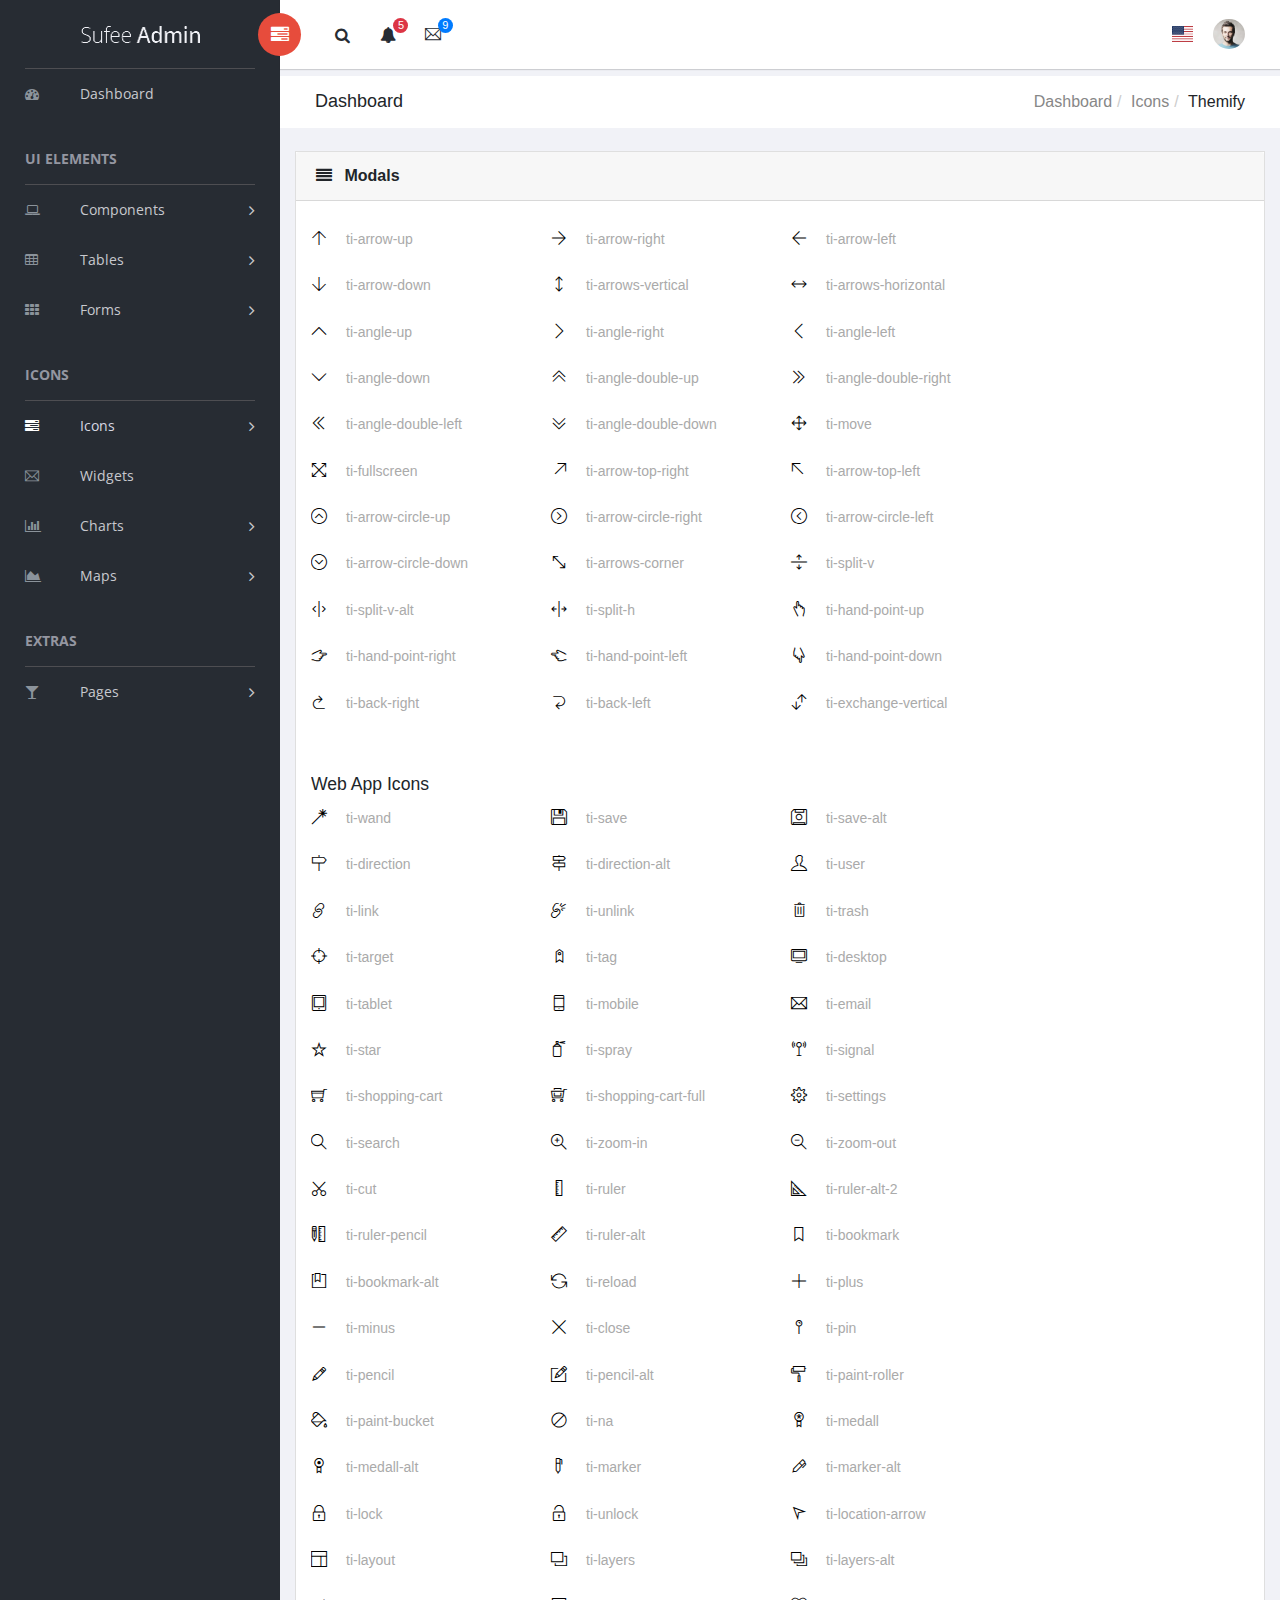
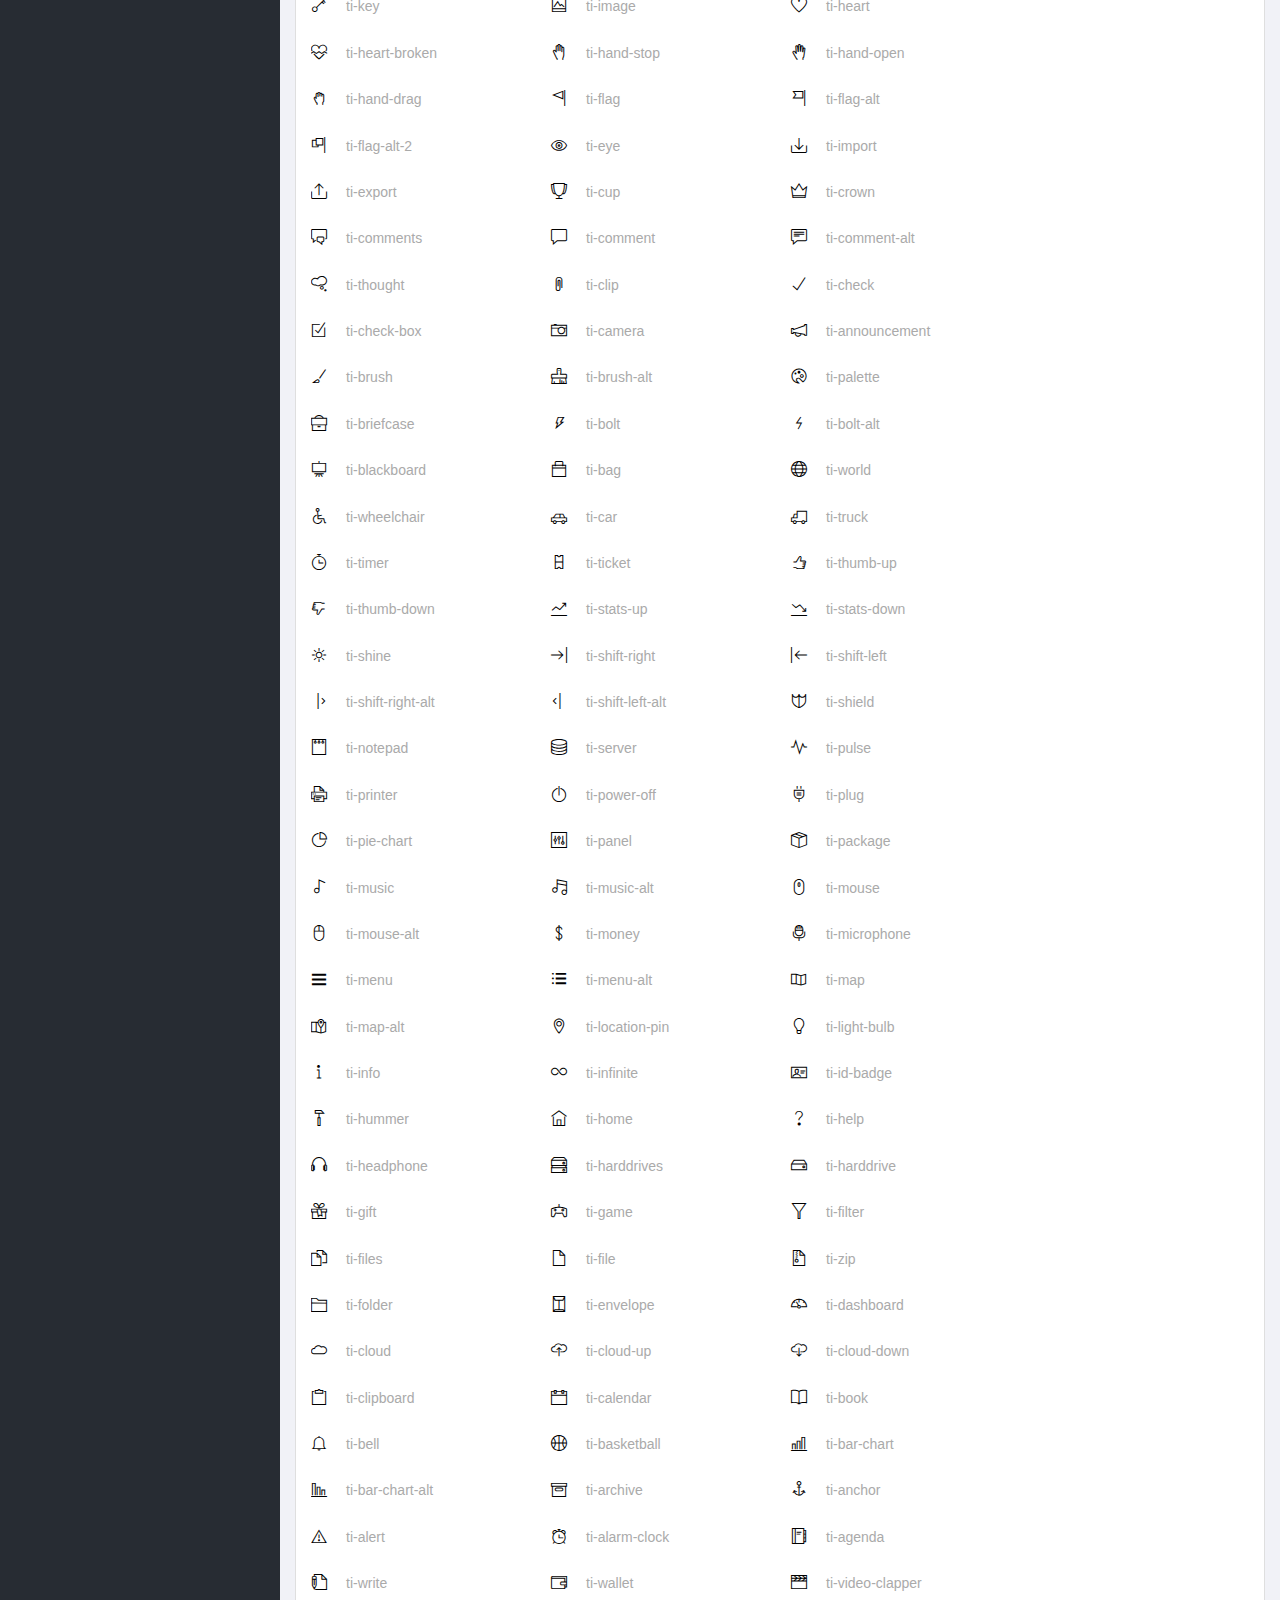
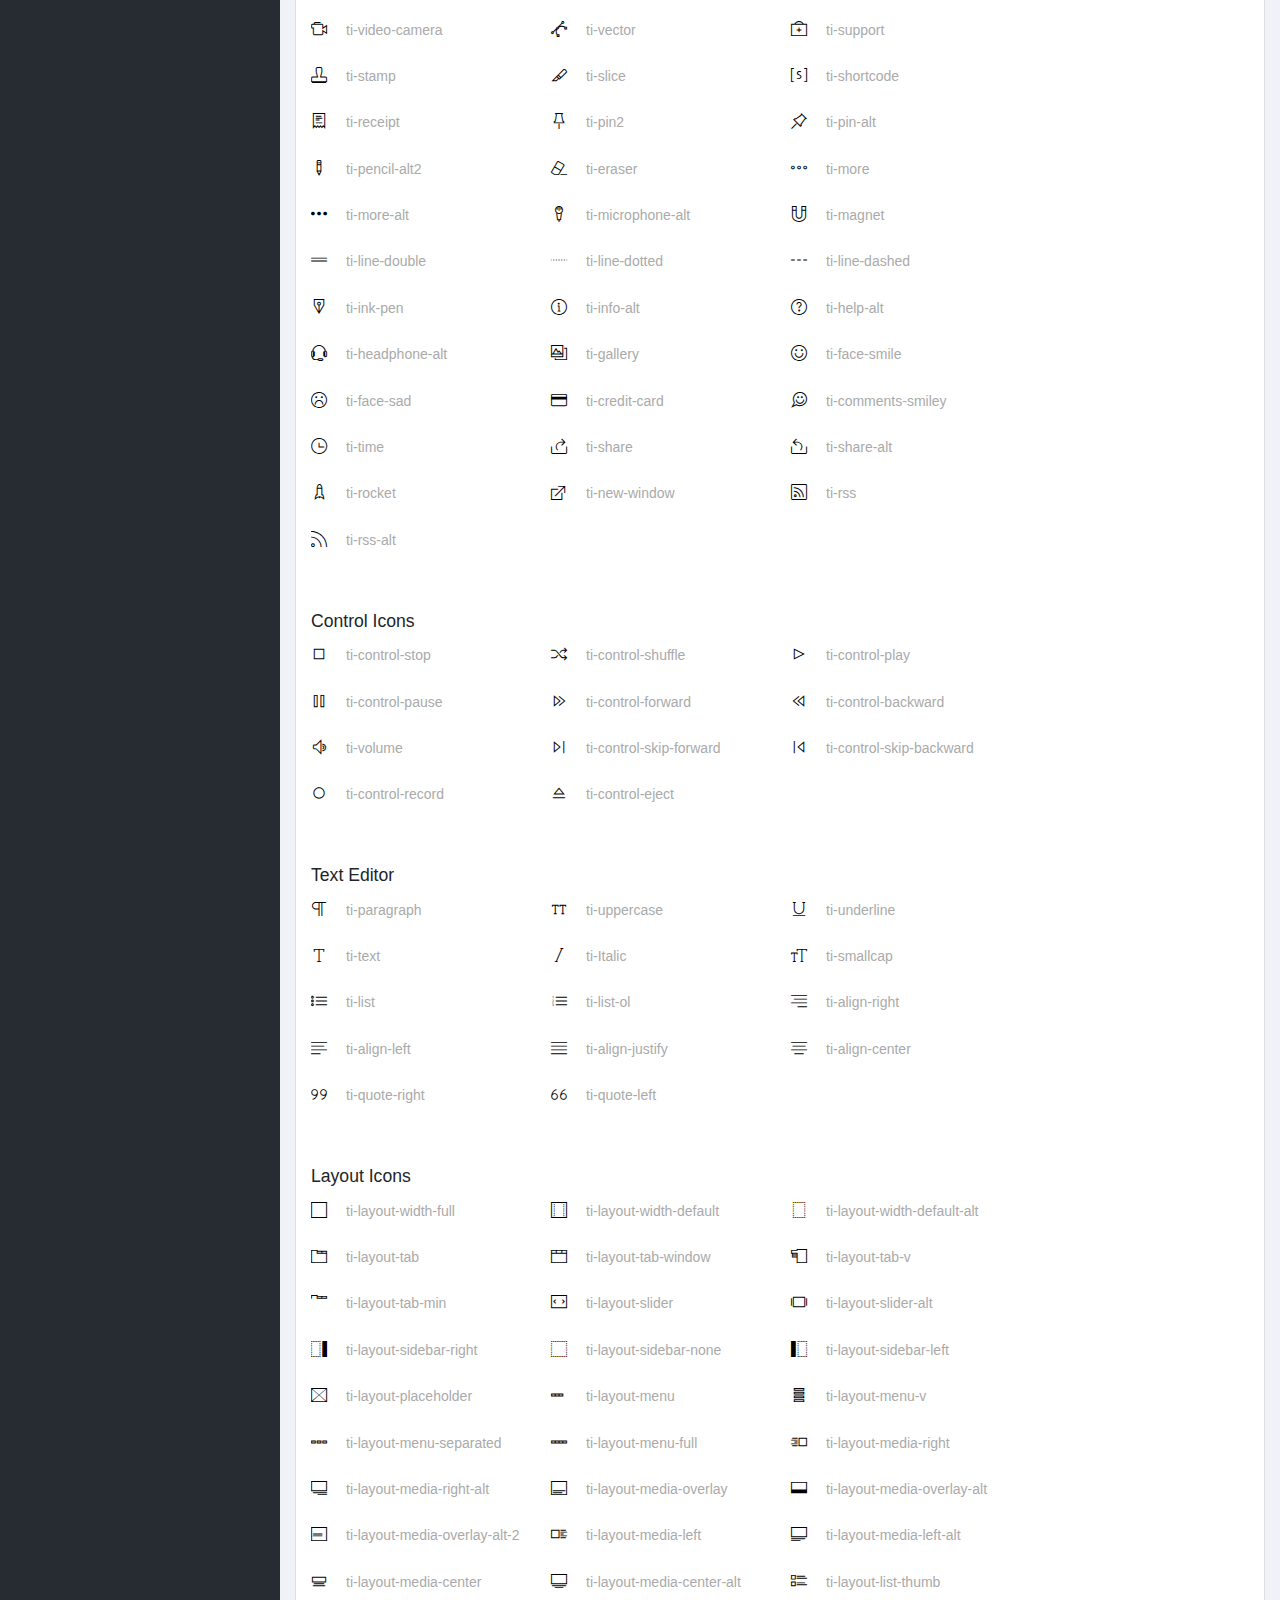
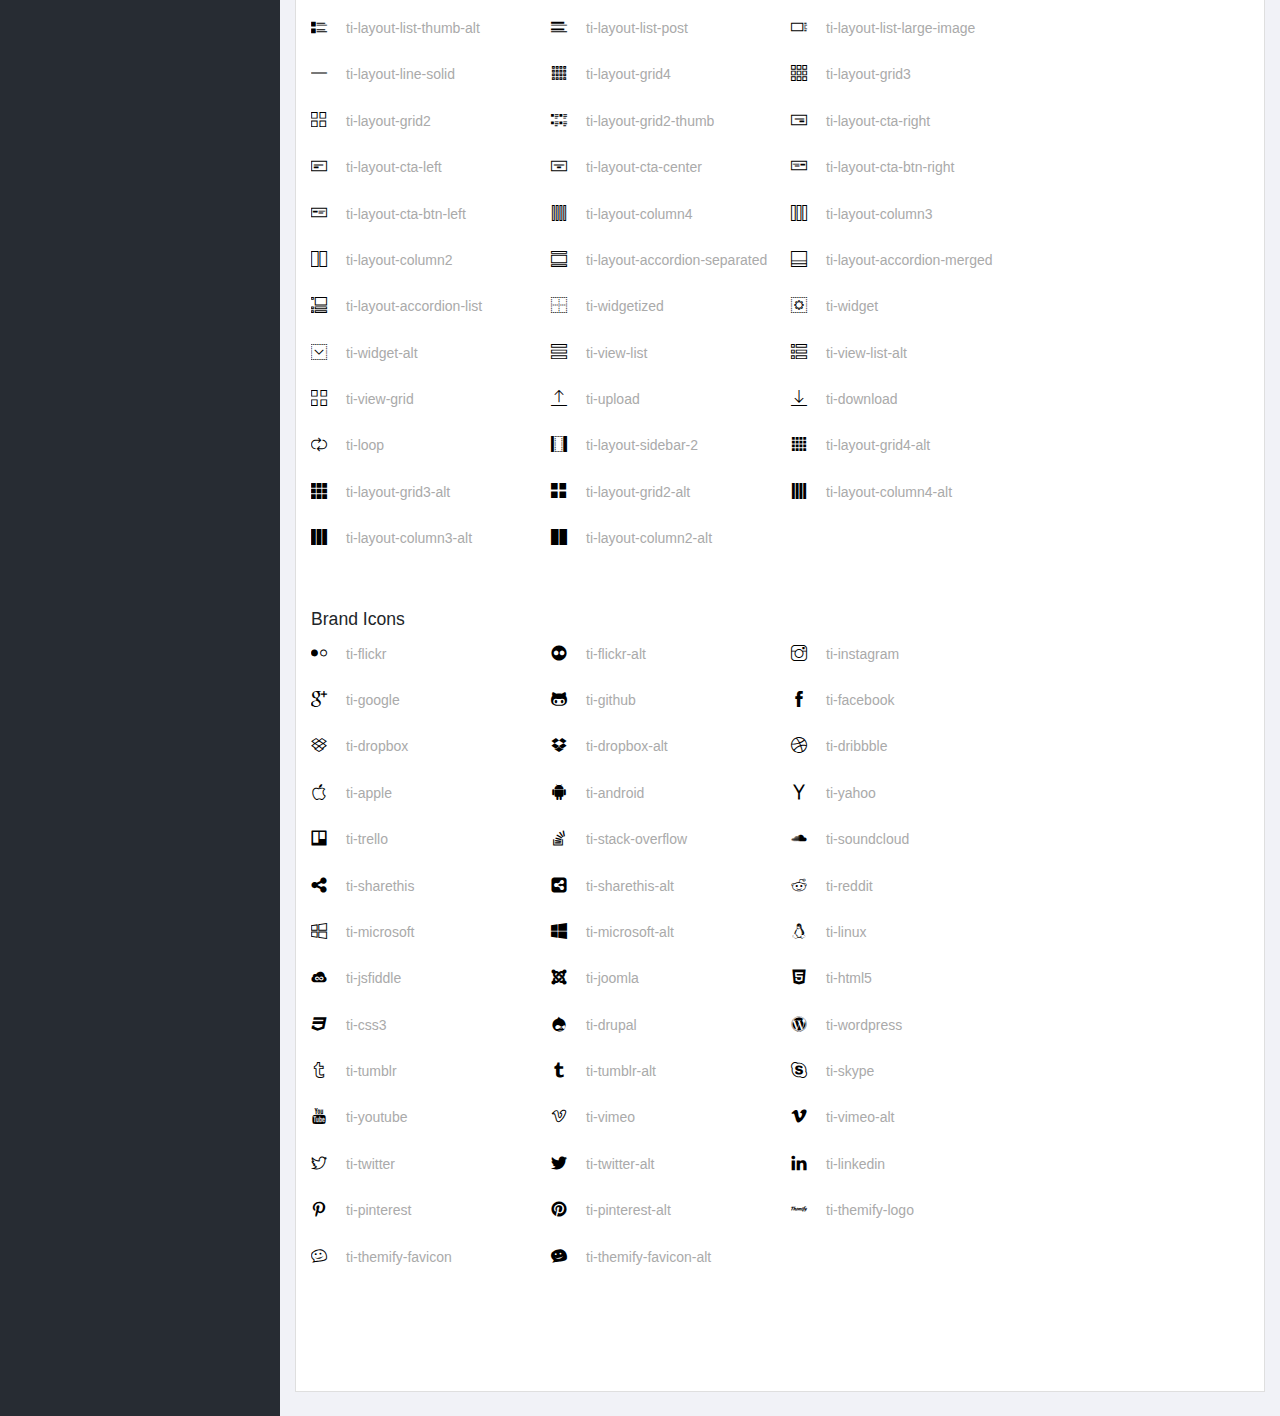
<file: font-themify.html>
<!doctype html>
<!--[if lt IE 7]>      <html class="no-js lt-ie9 lt-ie8 lt-ie7" lang=""> <![endif]-->
<!--[if IE 7]>         <html class="no-js lt-ie9 lt-ie8" lang=""> <![endif]-->
<!--[if IE 8]>         <html class="no-js lt-ie9" lang=""> <![endif]-->
<!--[if gt IE 8]><!--> <html class="no-js" lang=""> <!--<![endif]-->
<head>
    <meta charset="utf-8">
    <meta http-equiv="X-UA-Compatible" content="IE=edge">
    <title>Sufee Admin - HTML5 Admin Template</title>
    <meta name="description" content="Sufee Admin - HTML5 Admin Template">
    <meta name="viewport" content="width=device-width, initial-scale=1">

    <link rel="apple-touch-icon" href="apple-icon.png">
    <link rel="shortcut icon" href="favicon.ico">

    <link rel="stylesheet" href="assets/css/normalize.css">
    <link rel="stylesheet" href="assets/css/bootstrap.min.css">
    <link rel="stylesheet" href="assets/css/font-awesome.min.css">
    <link rel="stylesheet" href="assets/css/themify-icons.css">
    <link rel="stylesheet" href="assets/css/flag-icon.min.css">
    <link rel="stylesheet" href="assets/css/cs-skin-elastic.css">
    <!-- <link rel="stylesheet" href="assets/css/bootstrap-select.less"> -->
    <link rel="stylesheet" href="assets/scss/style.css">

    <link href='https://fonts.googleapis.com/css?family=Open+Sans:400,600,700,800' rel='stylesheet' type='text/css'>

    <!-- <script type="text/javascript" src="https://cdn.jsdelivr.net/html5shiv/3.7.3/html5shiv.min.js"></script> -->

</head>
<body>
        <!-- Left Panel -->

    <aside id="left-panel" class="left-panel">
        <nav class="navbar navbar-expand-sm navbar-default">

            <div class="navbar-header">
                <button class="navbar-toggler" type="button" data-toggle="collapse" data-target="#main-menu" aria-controls="main-menu" aria-expanded="false" aria-label="Toggle navigation">
                    <i class="fa fa-bars"></i>
                </button>
                <a class="navbar-brand" href="./"><img src="images/logo.png" alt="Logo"></a>
                <a class="navbar-brand hidden" href="./"><img src="images/logo2.png" alt="Logo"></a>
            </div>

            <div id="main-menu" class="main-menu collapse navbar-collapse">
                <ul class="nav navbar-nav">
                    <li>
                        <a href="index.html"> <i class="menu-icon fa fa-dashboard"></i>Dashboard </a>
                    </li>
                    <h3 class="menu-title">UI elements</h3><!-- /.menu-title -->
                    <li class="menu-item-has-children dropdown">
                        <a href="#" class="dropdown-toggle" data-toggle="dropdown" aria-haspopup="true" aria-expanded="false"> <i class="menu-icon fa fa-laptop"></i>Components</a>
                        <ul class="sub-menu children dropdown-menu">
                            <li><i class="fa fa-puzzle-piece"></i><a href="ui-buttons.html">Buttons</a></li>
                            <li><i class="fa fa-id-badge"></i><a href="ui-badges.html">Badges</a></li>
                            <li><i class="fa fa-bars"></i><a href="ui-tabs.html">Tabs</a></li>
                            <li><i class="fa fa-share-square-o"></i><a href="ui-social-buttons.html">Social Buttons</a></li>
                            <li><i class="fa fa-id-card-o"></i><a href="ui-cards.html">Cards</a></li>
                            <li><i class="fa fa-exclamation-triangle"></i><a href="ui-alerts.html">Alerts</a></li>
                            <li><i class="fa fa-spinner"></i><a href="ui-progressbar.html">Progress Bars</a></li>
                            <li><i class="fa fa-fire"></i><a href="ui-modals.html">Modals</a></li>
                            <li><i class="fa fa-book"></i><a href="ui-switches.html">Switches</a></li>
                            <li><i class="fa fa-th"></i><a href="ui-grids.html">Grids</a></li>
                            <li><i class="fa fa-file-word-o"></i><a href="ui-typgraphy.html">Typography</a></li>
                        </ul>
                    </li>
                    <li class="menu-item-has-children dropdown">
                        <a href="#" class="dropdown-toggle" data-toggle="dropdown" aria-haspopup="true" aria-expanded="false"> <i class="menu-icon fa fa-table"></i>Tables</a>
                        <ul class="sub-menu children dropdown-menu">
                            <li><i class="fa fa-table"></i><a href="tables-basic.html">Basic Table</a></li>
                            <li><i class="fa fa-table"></i><a href="tables-data.html">Data Table</a></li>
                        </ul>
                    </li>
                    <li class="menu-item-has-children dropdown">
                        <a href="#" class="dropdown-toggle" data-toggle="dropdown" aria-haspopup="true" aria-expanded="false"> <i class="menu-icon fa fa-th"></i>Forms</a>
                        <ul class="sub-menu children dropdown-menu">
                            <li><i class="menu-icon fa fa-th"></i><a href="forms-basic.html">Basic Form</a></li>
                            <li><i class="menu-icon fa fa-th"></i><a href="forms-advanced.html">Advanced Form</a></li>
                        </ul>
                    </li>

                    <h3 class="menu-title">Icons</h3><!-- /.menu-title -->

                    <li class="menu-item-has-children active dropdown">
                        <a href="#" class="dropdown-toggle" data-toggle="dropdown" aria-haspopup="true" aria-expanded="false"> <i class="menu-icon fa fa-tasks"></i>Icons</a>
                        <ul class="sub-menu children dropdown-menu">
                            <li><i class="menu-icon fa fa-fort-awesome"></i><a href="font-fontawesome.html">Font Awesome</a></li>
                            <li><i class="menu-icon ti-themify-logo"></i><a href="font-themify.html">Themefy Icons</a></li>
                        </ul>
                    </li>
                    <li>
                        <a href="widgets.html"> <i class="menu-icon ti-email"></i>Widgets </a>
                    </li>
                    <li class="menu-item-has-children dropdown">
                        <a href="#" class="dropdown-toggle" data-toggle="dropdown" aria-haspopup="true" aria-expanded="false"> <i class="menu-icon fa fa-bar-chart"></i>Charts</a>
                        <ul class="sub-menu children dropdown-menu">
                            <li><i class="menu-icon fa fa-line-chart"></i><a href="charts-chartjs.html">Chart JS</a></li>
                            <li><i class="menu-icon fa fa-area-chart"></i><a href="charts-flot.html">Flot Chart</a></li>
                            <li><i class="menu-icon fa fa-pie-chart"></i><a href="charts-peity.html">Peity Chart</a></li>
                        </ul>
                    </li>

                    <li class="menu-item-has-children dropdown">
                        <a href="#" class="dropdown-toggle" data-toggle="dropdown" aria-haspopup="true" aria-expanded="false"> <i class="menu-icon fa fa-area-chart"></i>Maps</a>
                        <ul class="sub-menu children dropdown-menu">
                            <li><i class="menu-icon fa fa-map-o"></i><a href="maps-gmap.html">Google Maps</a></li>
                            <li><i class="menu-icon fa fa-street-view"></i><a href="maps-vector.html">Vector Maps</a></li>
                        </ul>
                    </li>
                    <h3 class="menu-title">Extras</h3><!-- /.menu-title -->
                    <li class="menu-item-has-children dropdown">
                        <a href="#" class="dropdown-toggle" data-toggle="dropdown" aria-haspopup="true" aria-expanded="false"> <i class="menu-icon fa fa-glass"></i>Pages</a>
                        <ul class="sub-menu children dropdown-menu">
                            <li><i class="menu-icon fa fa-sign-in"></i><a href="page-login.html">Login</a></li>
                            <li><i class="menu-icon fa fa-sign-in"></i><a href="page-register.html">Register</a></li>
                            <li><i class="menu-icon fa fa-paper-plane"></i><a href="pages-forget.html">Forget Pass</a></li>
                        </ul>
                    </li>
                </ul>
            </div><!-- /.navbar-collapse -->
        </nav>
    </aside><!-- /#left-panel -->

    <!-- Left Panel -->

    <!-- Right Panel -->

    <div id="right-panel" class="right-panel">

        <!-- Header-->
        <header id="header" class="header">

            <div class="header-menu">

                <div class="col-sm-7">
                    <a id="menuToggle" class="menutoggle pull-left"><i class="fa fa fa-tasks"></i></a>
                    <div class="header-left">
                        <button class="search-trigger"><i class="fa fa-search"></i></button>
                        <div class="form-inline">
                            <form class="search-form">
                                <input class="form-control mr-sm-2" type="text" placeholder="Search ..." aria-label="Search">
                                <button class="search-close" type="submit"><i class="fa fa-close"></i></button>
                            </form>
                        </div>

                        <div class="dropdown for-notification">
                          <button class="btn btn-secondary dropdown-toggle" type="button" id="notification" data-toggle="dropdown" aria-haspopup="true" aria-expanded="false">
                            <i class="fa fa-bell"></i>
                            <span class="count bg-danger">5</span>
                          </button>
                          <div class="dropdown-menu" aria-labelledby="notification">
                            <p class="red">You have 3 Notification</p>
                            <a class="dropdown-item media bg-flat-color-1" href="#">
                                <i class="fa fa-check"></i>
                                <p>Server #1 overloaded.</p>
                            </a>
                            <a class="dropdown-item media bg-flat-color-4" href="#">
                                <i class="fa fa-info"></i>
                                <p>Server #2 overloaded.</p>
                            </a>
                            <a class="dropdown-item media bg-flat-color-5" href="#">
                                <i class="fa fa-warning"></i>
                                <p>Server #3 overloaded.</p>
                            </a>
                          </div>
                        </div>

                        <div class="dropdown for-message">
                          <button class="btn btn-secondary dropdown-toggle" type="button"
                                id="message"
                                data-toggle="dropdown" aria-haspopup="true" aria-expanded="false">
                            <i class="ti-email"></i>
                            <span class="count bg-primary">9</span>
                          </button>
                          <div class="dropdown-menu" aria-labelledby="message">
                            <p class="red">You have 4 Mails</p>
                            <a class="dropdown-item media bg-flat-color-1" href="#">
                                <span class="photo media-left"><img alt="avatar" src="images/avatar/1.jpg"></span>
                                <span class="message media-body">
                                    <span class="name float-left">Jonathan Smith</span>
                                    <span class="time float-right">Just now</span>
                                        <p>Hello, this is an example msg</p>
                                </span>
                            </a>
                            <a class="dropdown-item media bg-flat-color-4" href="#">
                                <span class="photo media-left"><img alt="avatar" src="images/avatar/2.jpg"></span>
                                <span class="message media-body">
                                    <span class="name float-left">Jack Sanders</span>
                                    <span class="time float-right">5 minutes ago</span>
                                        <p>Lorem ipsum dolor sit amet, consectetur</p>
                                </span>
                            </a>
                            <a class="dropdown-item media bg-flat-color-5" href="#">
                                <span class="photo media-left"><img alt="avatar" src="images/avatar/3.jpg"></span>
                                <span class="message media-body">
                                    <span class="name float-left">Cheryl Wheeler</span>
                                    <span class="time float-right">10 minutes ago</span>
                                        <p>Hello, this is an example msg</p>
                                </span>
                            </a>
                            <a class="dropdown-item media bg-flat-color-3" href="#">
                                <span class="photo media-left"><img alt="avatar" src="images/avatar/4.jpg"></span>
                                <span class="message media-body">
                                    <span class="name float-left">Rachel Santos</span>
                                    <span class="time float-right">15 minutes ago</span>
                                        <p>Lorem ipsum dolor sit amet, consectetur</p>
                                </span>
                            </a>
                          </div>
                        </div>
                    </div>
                </div>

                <div class="col-sm-5">
                    <div class="user-area dropdown float-right">
                        <a href="#" class="dropdown-toggle" data-toggle="dropdown" aria-haspopup="true" aria-expanded="false">
                            <img class="user-avatar rounded-circle" src="images/admin.jpg" alt="User Avatar">
                        </a>

                        <div class="user-menu dropdown-menu">
                                <a class="nav-link" href="#"><i class="fa fa- user"></i>My Profile</a>

                                <a class="nav-link" href="#"><i class="fa fa- user"></i>Notifications <span class="count">13</span></a>

                                <a class="nav-link" href="#"><i class="fa fa -cog"></i>Settings</a>

                                <a class="nav-link" href="#"><i class="fa fa-power -off"></i>Logout</a>
                        </div>
                    </div>

                    <div class="language-select dropdown" id="language-select">
                        <a class="dropdown-toggle" href="#" data-toggle="dropdown"  id="language" aria-haspopup="true" aria-expanded="true">
                            <i class="flag-icon flag-icon-us"></i>
                        </a>
                        <div class="dropdown-menu" aria-labelledby="language" >
                            <div class="dropdown-item">
                                <span class="flag-icon flag-icon-fr"></span>
                            </div>
                            <div class="dropdown-item">
                                <i class="flag-icon flag-icon-es"></i>
                            </div>
                            <div class="dropdown-item">
                                <i class="flag-icon flag-icon-us"></i>
                            </div>
                            <div class="dropdown-item">
                                <i class="flag-icon flag-icon-it"></i>
                            </div>
                        </div>
                    </div>

                </div>
            </div>

        </header><!-- /header -->
        <!-- Header-->

        <div class="breadcrumbs">
            <div class="col-sm-4">
                <div class="page-header float-left">
                    <div class="page-title">
                        <h1>Dashboard</h1>
                    </div>
                </div>
            </div>
            <div class="col-sm-8">
                <div class="page-header float-right">
                    <div class="page-title">
                        <ol class="breadcrumb text-right">
                            <li><a href="#">Dashboard</a></li>
                            <li><a href="#">Icons</a></li>
                            <li class="active">Themify</li>
                        </ol>
                    </div>
                </div>
            </div>
        </div>

        <div class="content mt-3">
            <div class="animated fadeIn">


                <div class="card">
                    <div class="card-header">
                        <i class="mr-2 fa fa-align-justify"></i>
                        <strong class="card-title">Modals</strong>
                    </div>
                    <div class="card-body">


<div class="icon-section">

                                        <div class="icon-section">

                                            <div class="icon-container">
                                                <span class="ti-arrow-up"></span><span class="icon-name"> ti-arrow-up</span>
                                            </div>
                                            <div class="icon-container">
                                                <span class="ti-arrow-right"></span><span class="icon-name"> ti-arrow-right</span>
                                            </div>
                                            <div class="icon-container">
                                                <span class="ti-arrow-left"></span><span class="icon-name"> ti-arrow-left</span>
                                            </div>
                                            <div class="icon-container">
                                                <span class="ti-arrow-down"></span><span class="icon-name"> ti-arrow-down</span>
                                            </div>
                                            <div class="icon-container">
                                                <span class="ti-arrows-vertical"></span><span class="icon-name"> ti-arrows-vertical</span>
                                            </div>
                                            <div class="icon-container">
                                                <span class="ti-arrows-horizontal"></span><span class="icon-name"> ti-arrows-horizontal</span>
                                            </div>
                                            <div class="icon-container">
                                                <span class="ti-angle-up"></span><span class="icon-name"> ti-angle-up</span>
                                            </div>
                                            <div class="icon-container">
                                                <span class="ti-angle-right"></span><span class="icon-name"> ti-angle-right</span>
                                            </div>
                                            <div class="icon-container">
                                                <span class="ti-angle-left"></span><span class="icon-name"> ti-angle-left</span>
                                            </div>
                                            <div class="icon-container">
                                                <span class="ti-angle-down"></span><span class="icon-name"> ti-angle-down</span>
                                            </div>
                                            <div class="icon-container">
                                                <span class="ti-angle-double-up"></span><span class="icon-name"> ti-angle-double-up</span>
                                            </div>
                                            <div class="icon-container">
                                                <span class="ti-angle-double-right"></span><span class="icon-name"> ti-angle-double-right</span>
                                            </div>
                                            <div class="icon-container">
                                                <span class="ti-angle-double-left"></span><span class="icon-name"> ti-angle-double-left</span>
                                            </div>
                                            <div class="icon-container">
                                                <span class="ti-angle-double-down"></span><span class="icon-name"> ti-angle-double-down</span>
                                            </div>
                                            <div class="icon-container">
                                                <span class="ti-move"></span><span class="icon-name"> ti-move</span>
                                            </div>
                                            <div class="icon-container">
                                                <span class="ti-fullscreen"></span><span class="icon-name"> ti-fullscreen</span>
                                            </div>
                                            <div class="icon-container">
                                                <span class="ti-arrow-top-right"></span><span class="icon-name"> ti-arrow-top-right</span>
                                            </div>
                                            <div class="icon-container">
                                                <span class="ti-arrow-top-left"></span><span class="icon-name"> ti-arrow-top-left</span>
                                            </div>
                                            <div class="icon-container">
                                                <span class="ti-arrow-circle-up"></span><span class="icon-name"> ti-arrow-circle-up</span>
                                            </div>
                                            <div class="icon-container">
                                                <span class="ti-arrow-circle-right"></span><span class="icon-name"> ti-arrow-circle-right</span>
                                            </div>
                                            <div class="icon-container">
                                                <span class="ti-arrow-circle-left"></span><span class="icon-name"> ti-arrow-circle-left</span>
                                            </div>
                                            <div class="icon-container">
                                                <span class="ti-arrow-circle-down"></span><span class="icon-name"> ti-arrow-circle-down</span>
                                            </div>
                                            <div class="icon-container">
                                                <span class="ti-arrows-corner"></span><span class="icon-name"> ti-arrows-corner</span>
                                            </div>
                                            <div class="icon-container">
                                                <span class="ti-split-v"></span><span class="icon-name"> ti-split-v</span>
                                            </div>

                                            <div class="icon-container">
                                                <span class="ti-split-v-alt"></span><span class="icon-name"> ti-split-v-alt</span>
                                            </div>
                                            <div class="icon-container">
                                                <span class="ti-split-h"></span><span class="icon-name"> ti-split-h</span>
                                            </div>
                                            <div class="icon-container">
                                                <span class="ti-hand-point-up"></span><span class="icon-name"> ti-hand-point-up</span>
                                            </div>
                                            <div class="icon-container">
                                                <span class="ti-hand-point-right"></span><span class="icon-name"> ti-hand-point-right</span>
                                            </div>
                                            <div class="icon-container">
                                                <span class="ti-hand-point-left"></span><span class="icon-name"> ti-hand-point-left</span>
                                            </div>
                                            <div class="icon-container">
                                                <span class="ti-hand-point-down"></span><span class="icon-name"> ti-hand-point-down</span>
                                            </div>
                                            <div class="icon-container">
                                                <span class="ti-back-right"></span><span class="icon-name"> ti-back-right</span>
                                            </div>
                                            <div class="icon-container">
                                                <span class="ti-back-left"></span><span class="icon-name"> ti-back-left</span>
                                            </div>
                                            <div class="icon-container">
                                                <span class="ti-exchange-vertical"></span><span class="icon-name"> ti-exchange-vertical</span>
                                            </div>

                                        </div>
                                        <!-- Arrows Icons -->



                                        <h4>Web App Icons</h4>

                                        <div class="icon-section">

                                            <div class="icon-container">
                                                <span class="ti-wand"></span><span class="icon-name"> ti-wand</span>
                                            </div>
                                            <div class="icon-container">
                                                <span class="ti-save"></span><span class="icon-name"> ti-save</span>
                                            </div>
                                            <div class="icon-container">
                                                <span class="ti-save-alt"></span><span class="icon-name"> ti-save-alt</span>
                                            </div>

                                            <div class="icon-container">
                                                <span class="ti-direction"></span><span class="icon-name"> ti-direction</span>
                                            </div>
                                            <div class="icon-container">
                                                <span class="ti-direction-alt"></span><span class="icon-name"> ti-direction-alt</span>
                                            </div>
                                            <div class="icon-container">
                                                <span class="ti-user"></span><span class="icon-name"> ti-user</span>
                                            </div>
                                            <div class="icon-container">
                                                <span class="ti-link"></span><span class="icon-name"> ti-link</span>
                                            </div>
                                            <div class="icon-container">
                                                <span class="ti-unlink"></span><span class="icon-name"> ti-unlink</span>
                                            </div>
                                            <div class="icon-container">
                                                <span class="ti-trash"></span><span class="icon-name"> ti-trash</span>
                                            </div>
                                            <div class="icon-container">
                                                <span class="ti-target"></span><span class="icon-name"> ti-target</span>
                                            </div>
                                            <div class="icon-container">
                                                <span class="ti-tag"></span><span class="icon-name"> ti-tag</span>
                                            </div>
                                            <div class="icon-container">
                                                <span class="ti-desktop"></span><span class="icon-name"> ti-desktop</span>
                                            </div>
                                            <div class="icon-container">
                                                <span class="ti-tablet"></span><span class="icon-name"> ti-tablet</span>
                                            </div>
                                            <div class="icon-container">
                                                <span class="ti-mobile"></span><span class="icon-name"> ti-mobile</span>
                                            </div>
                                            <div class="icon-container">
                                                <span class="ti-email"></span><span class="icon-name"> ti-email</span>
                                            </div>
                                            <div class="icon-container">
                                                <span class="ti-star"></span><span class="icon-name"> ti-star</span>
                                            </div>
                                            <div class="icon-container">
                                                <span class="ti-spray"></span><span class="icon-name"> ti-spray</span>
                                            </div>
                                            <div class="icon-container">
                                                <span class="ti-signal"></span><span class="icon-name"> ti-signal</span>
                                            </div>
                                            <div class="icon-container">
                                                <span class="ti-shopping-cart"></span><span class="icon-name"> ti-shopping-cart</span>
                                            </div>
                                            <div class="icon-container">
                                                <span class="ti-shopping-cart-full"></span><span class="icon-name"> ti-shopping-cart-full</span>
                                            </div>
                                            <div class="icon-container">
                                                <span class="ti-settings"></span><span class="icon-name"> ti-settings</span>
                                            </div>
                                            <div class="icon-container">
                                                <span class="ti-search"></span><span class="icon-name"> ti-search</span>
                                            </div>
                                            <div class="icon-container">
                                                <span class="ti-zoom-in"></span><span class="icon-name"> ti-zoom-in</span>
                                            </div>
                                            <div class="icon-container">
                                                <span class="ti-zoom-out"></span><span class="icon-name"> ti-zoom-out</span>
                                            </div>
                                            <div class="icon-container">
                                                <span class="ti-cut"></span><span class="icon-name"> ti-cut</span>
                                            </div>
                                            <div class="icon-container">
                                                <span class="ti-ruler"></span><span class="icon-name"> ti-ruler</span>
                                            </div>
                                            <div class="icon-container">
                                                <span class="ti-ruler-alt-2"></span><span class="icon-name"> ti-ruler-alt-2</span>
                                            </div>
                                            <div class="icon-container">
                                                <span class="ti-ruler-pencil"></span><span class="icon-name"> ti-ruler-pencil</span>
                                            </div>
                                            <div class="icon-container">
                                                <span class="ti-ruler-alt"></span><span class="icon-name"> ti-ruler-alt</span>
                                            </div>
                                            <div class="icon-container">
                                                <span class="ti-bookmark"></span><span class="icon-name"> ti-bookmark</span>
                                            </div>
                                            <div class="icon-container">
                                                <span class="ti-bookmark-alt"></span><span class="icon-name"> ti-bookmark-alt</span>
                                            </div>
                                            <div class="icon-container">
                                                <span class="ti-reload"></span><span class="icon-name"> ti-reload</span>
                                            </div>
                                            <div class="icon-container">
                                                <span class="ti-plus"></span><span class="icon-name"> ti-plus</span>
                                            </div>
                                            <div class="icon-container">
                                                <span class="ti-minus"></span><span class="icon-name"> ti-minus</span>
                                            </div>
                                            <div class="icon-container">
                                                <span class="ti-close"></span><span class="icon-name"> ti-close</span>
                                            </div>
                                            <div class="icon-container">
                                                <span class="ti-pin"></span><span class="icon-name"> ti-pin</span>
                                            </div>
                                            <div class="icon-container">
                                                <span class="ti-pencil"></span><span class="icon-name"> ti-pencil</span>
                                            </div>

                                            <div class="icon-container">
                                                <span class="ti-pencil-alt"></span><span class="icon-name"> ti-pencil-alt</span>
                                            </div>
                                            <div class="icon-container">
                                                <span class="ti-paint-roller"></span><span class="icon-name"> ti-paint-roller</span>
                                            </div>
                                            <div class="icon-container">
                                                <span class="ti-paint-bucket"></span><span class="icon-name"> ti-paint-bucket</span>
                                            </div>
                                            <div class="icon-container">
                                                <span class="ti-na"></span><span class="icon-name"> ti-na</span>
                                            </div>
                                            <div class="icon-container">
                                                <span class="ti-medall"></span><span class="icon-name"> ti-medall</span>
                                            </div>
                                            <div class="icon-container">
                                                <span class="ti-medall-alt"></span><span class="icon-name"> ti-medall-alt</span>
                                            </div>
                                            <div class="icon-container">
                                                <span class="ti-marker"></span><span class="icon-name"> ti-marker</span>
                                            </div>
                                            <div class="icon-container">
                                                <span class="ti-marker-alt"></span><span class="icon-name"> ti-marker-alt</span>
                                            </div>

                                            <div class="icon-container">
                                                <span class="ti-lock"></span><span class="icon-name"> ti-lock</span>
                                            </div>
                                            <div class="icon-container">
                                                <span class="ti-unlock"></span><span class="icon-name"> ti-unlock</span>
                                            </div>
                                            <div class="icon-container">
                                                <span class="ti-location-arrow"></span><span class="icon-name"> ti-location-arrow</span>
                                            </div>
                                            <div class="icon-container">
                                                <span class="ti-layout"></span><span class="icon-name"> ti-layout</span>
                                            </div>
                                            <div class="icon-container">
                                                <span class="ti-layers"></span><span class="icon-name"> ti-layers</span>
                                            </div>
                                            <div class="icon-container">
                                                <span class="ti-layers-alt"></span><span class="icon-name"> ti-layers-alt</span>
                                            </div>
                                            <div class="icon-container">
                                                <span class="ti-key"></span><span class="icon-name"> ti-key</span>
                                            </div>
                                            <div class="icon-container">
                                                <span class="ti-image"></span><span class="icon-name"> ti-image</span>
                                            </div>
                                            <div class="icon-container">
                                                <span class="ti-heart"></span><span class="icon-name"> ti-heart</span>
                                            </div>
                                            <div class="icon-container">
                                                <span class="ti-heart-broken"></span><span class="icon-name"> ti-heart-broken</span>
                                            </div>
                                            <div class="icon-container">
                                                <span class="ti-hand-stop"></span><span class="icon-name"> ti-hand-stop</span>
                                            </div>
                                            <div class="icon-container">
                                                <span class="ti-hand-open"></span><span class="icon-name"> ti-hand-open</span>
                                            </div>
                                            <div class="icon-container">
                                                <span class="ti-hand-drag"></span><span class="icon-name"> ti-hand-drag</span>
                                            </div>
                                            <div class="icon-container">
                                                <span class="ti-flag"></span><span class="icon-name"> ti-flag</span>
                                            </div>
                                            <div class="icon-container">
                                                <span class="ti-flag-alt"></span><span class="icon-name"> ti-flag-alt</span>
                                            </div>
                                            <div class="icon-container">
                                                <span class="ti-flag-alt-2"></span><span class="icon-name"> ti-flag-alt-2</span>
                                            </div>
                                            <div class="icon-container">
                                                <span class="ti-eye"></span><span class="icon-name"> ti-eye</span>
                                            </div>
                                            <div class="icon-container">
                                                <span class="ti-import"></span><span class="icon-name"> ti-import</span>
                                            </div>
                                            <div class="icon-container">
                                                <span class="ti-export"></span><span class="icon-name"> ti-export</span>
                                            </div>
                                            <div class="icon-container">
                                                <span class="ti-cup"></span><span class="icon-name"> ti-cup</span>
                                            </div>
                                            <div class="icon-container">
                                                <span class="ti-crown"></span><span class="icon-name"> ti-crown</span>
                                            </div>
                                            <div class="icon-container">
                                                <span class="ti-comments"></span><span class="icon-name"> ti-comments</span>
                                            </div>
                                            <div class="icon-container">
                                                <span class="ti-comment"></span><span class="icon-name"> ti-comment</span>
                                            </div>
                                            <div class="icon-container">
                                                <span class="ti-comment-alt"></span><span class="icon-name"> ti-comment-alt</span>
                                            </div>
                                            <div class="icon-container">
                                                <span class="ti-thought"></span><span class="icon-name"> ti-thought</span>
                                            </div>
                                            <div class="icon-container">
                                                <span class="ti-clip"></span><span class="icon-name"> ti-clip</span>
                                            </div>

                                            <div class="icon-container">
                                                <span class="ti-check"></span><span class="icon-name"> ti-check</span>
                                            </div>
                                            <div class="icon-container">
                                                <span class="ti-check-box"></span><span class="icon-name"> ti-check-box</span>
                                            </div>
                                            <div class="icon-container">
                                                <span class="ti-camera"></span><span class="icon-name"> ti-camera</span>
                                            </div>
                                            <div class="icon-container">
                                                <span class="ti-announcement"></span><span class="icon-name"> ti-announcement</span>
                                            </div>
                                            <div class="icon-container">
                                                <span class="ti-brush"></span><span class="icon-name"> ti-brush</span>
                                            </div>
                                            <div class="icon-container">
                                                <span class="ti-brush-alt"></span><span class="icon-name"> ti-brush-alt</span>
                                            </div>
                                            <div class="icon-container">
                                                <span class="ti-palette"></span><span class="icon-name"> ti-palette</span>
                                            </div>
                                            <div class="icon-container">
                                                <span class="ti-briefcase"></span><span class="icon-name"> ti-briefcase</span>
                                            </div>
                                            <div class="icon-container">
                                                <span class="ti-bolt"></span><span class="icon-name"> ti-bolt</span>
                                            </div>
                                            <div class="icon-container">
                                                <span class="ti-bolt-alt"></span><span class="icon-name"> ti-bolt-alt</span>
                                            </div>
                                            <div class="icon-container">
                                                <span class="ti-blackboard"></span><span class="icon-name"> ti-blackboard</span>
                                            </div>
                                            <div class="icon-container">
                                                <span class="ti-bag"></span><span class="icon-name"> ti-bag</span>
                                            </div>
                                            <div class="icon-container">
                                                <span class="ti-world"></span><span class="icon-name"> ti-world</span>
                                            </div>
                                            <div class="icon-container">
                                                <span class="ti-wheelchair"></span><span class="icon-name"> ti-wheelchair</span>
                                            </div>
                                            <div class="icon-container">
                                                <span class="ti-car"></span><span class="icon-name"> ti-car</span>
                                            </div>
                                            <div class="icon-container">
                                                <span class="ti-truck"></span><span class="icon-name"> ti-truck</span>
                                            </div>
                                            <div class="icon-container">
                                                <span class="ti-timer"></span><span class="icon-name"> ti-timer</span>
                                            </div>
                                            <div class="icon-container">
                                                <span class="ti-ticket"></span><span class="icon-name"> ti-ticket</span>
                                            </div>
                                            <div class="icon-container">
                                                <span class="ti-thumb-up"></span><span class="icon-name"> ti-thumb-up</span>
                                            </div>
                                            <div class="icon-container">
                                                <span class="ti-thumb-down"></span><span class="icon-name"> ti-thumb-down</span>
                                            </div>

                                            <div class="icon-container">
                                                <span class="ti-stats-up"></span><span class="icon-name"> ti-stats-up</span>
                                            </div>
                                            <div class="icon-container">
                                                <span class="ti-stats-down"></span><span class="icon-name"> ti-stats-down</span>
                                            </div>
                                            <div class="icon-container">
                                                <span class="ti-shine"></span><span class="icon-name"> ti-shine</span>
                                            </div>
                                            <div class="icon-container">
                                                <span class="ti-shift-right"></span><span class="icon-name"> ti-shift-right</span>
                                            </div>
                                            <div class="icon-container">
                                                <span class="ti-shift-left"></span><span class="icon-name"> ti-shift-left</span>
                                            </div>

                                            <div class="icon-container">
                                                <span class="ti-shift-right-alt"></span><span class="icon-name"> ti-shift-right-alt</span>
                                            </div>
                                            <div class="icon-container">
                                                <span class="ti-shift-left-alt"></span><span class="icon-name"> ti-shift-left-alt</span>
                                            </div>
                                            <div class="icon-container">
                                                <span class="ti-shield"></span><span class="icon-name"> ti-shield</span>
                                            </div>
                                            <div class="icon-container">
                                                <span class="ti-notepad"></span><span class="icon-name"> ti-notepad</span>
                                            </div>
                                            <div class="icon-container">
                                                <span class="ti-server"></span><span class="icon-name"> ti-server</span>
                                            </div>

                                            <div class="icon-container">
                                                <span class="ti-pulse"></span><span class="icon-name"> ti-pulse</span>
                                            </div>
                                            <div class="icon-container">
                                                <span class="ti-printer"></span><span class="icon-name"> ti-printer</span>
                                            </div>
                                            <div class="icon-container">
                                                <span class="ti-power-off"></span><span class="icon-name"> ti-power-off</span>
                                            </div>
                                            <div class="icon-container">
                                                <span class="ti-plug"></span><span class="icon-name"> ti-plug</span>
                                            </div>
                                            <div class="icon-container">
                                                <span class="ti-pie-chart"></span><span class="icon-name"> ti-pie-chart</span>
                                            </div>

                                            <div class="icon-container">
                                                <span class="ti-panel"></span><span class="icon-name"> ti-panel</span>
                                            </div>
                                            <div class="icon-container">
                                                <span class="ti-package"></span><span class="icon-name"> ti-package</span>
                                            </div>
                                            <div class="icon-container">
                                                <span class="ti-music"></span><span class="icon-name"> ti-music</span>
                                            </div>
                                            <div class="icon-container">
                                                <span class="ti-music-alt"></span><span class="icon-name"> ti-music-alt</span>
                                            </div>
                                            <div class="icon-container">
                                                <span class="ti-mouse"></span><span class="icon-name"> ti-mouse</span>
                                            </div>
                                            <div class="icon-container">
                                                <span class="ti-mouse-alt"></span><span class="icon-name"> ti-mouse-alt</span>
                                            </div>
                                            <div class="icon-container">
                                                <span class="ti-money"></span><span class="icon-name"> ti-money</span>
                                            </div>
                                            <div class="icon-container">
                                                <span class="ti-microphone"></span><span class="icon-name"> ti-microphone</span>
                                            </div>
                                            <div class="icon-container">
                                                <span class="ti-menu"></span><span class="icon-name"> ti-menu</span>
                                            </div>
                                            <div class="icon-container">
                                                <span class="ti-menu-alt"></span><span class="icon-name"> ti-menu-alt</span>
                                            </div>
                                            <div class="icon-container">
                                                <span class="ti-map"></span><span class="icon-name"> ti-map</span>
                                            </div>
                                            <div class="icon-container">
                                                <span class="ti-map-alt"></span><span class="icon-name"> ti-map-alt</span>
                                            </div>

                                            <div class="icon-container">
                                                <span class="ti-location-pin"></span><span class="icon-name"> ti-location-pin</span>
                                            </div>

                                            <div class="icon-container">
                                                <span class="ti-light-bulb"></span><span class="icon-name"> ti-light-bulb</span>
                                            </div>
                                            <div class="icon-container">
                                                <span class="ti-info"></span><span class="icon-name"> ti-info</span>
                                            </div>
                                            <div class="icon-container">
                                                <span class="ti-infinite"></span><span class="icon-name"> ti-infinite</span>
                                            </div>
                                            <div class="icon-container">
                                                <span class="ti-id-badge"></span><span class="icon-name"> ti-id-badge</span>
                                            </div>
                                            <div class="icon-container">
                                                <span class="ti-hummer"></span><span class="icon-name"> ti-hummer</span>
                                            </div>
                                            <div class="icon-container">
                                                <span class="ti-home"></span><span class="icon-name"> ti-home</span>
                                            </div>
                                            <div class="icon-container">
                                                <span class="ti-help"></span><span class="icon-name"> ti-help</span>
                                            </div>
                                            <div class="icon-container">
                                                <span class="ti-headphone"></span><span class="icon-name"> ti-headphone</span>
                                            </div>
                                            <div class="icon-container">
                                                <span class="ti-harddrives"></span><span class="icon-name"> ti-harddrives</span>
                                            </div>
                                            <div class="icon-container">
                                                <span class="ti-harddrive"></span><span class="icon-name"> ti-harddrive</span>
                                            </div>
                                            <div class="icon-container">
                                                <span class="ti-gift"></span><span class="icon-name"> ti-gift</span>
                                            </div>
                                            <div class="icon-container">
                                                <span class="ti-game"></span><span class="icon-name"> ti-game</span>
                                            </div>
                                            <div class="icon-container">
                                                <span class="ti-filter"></span><span class="icon-name"> ti-filter</span>
                                            </div>
                                            <div class="icon-container">
                                                <span class="ti-files"></span><span class="icon-name"> ti-files</span>
                                            </div>
                                            <div class="icon-container">
                                                <span class="ti-file"></span><span class="icon-name"> ti-file</span>
                                            </div>
                                            <div class="icon-container">
                                                <span class="ti-zip"></span><span class="icon-name"> ti-zip</span>
                                            </div>
                                            <div class="icon-container">
                                                <span class="ti-folder"></span><span class="icon-name"> ti-folder</span>
                                            </div>
                                            <div class="icon-container">
                                                <span class="ti-envelope"></span><span class="icon-name"> ti-envelope</span>
                                            </div>


                                            <div class="icon-container">
                                                <span class="ti-dashboard"></span><span class="icon-name"> ti-dashboard</span>
                                            </div>
                                            <div class="icon-container">
                                                <span class="ti-cloud"></span><span class="icon-name"> ti-cloud</span>
                                            </div>
                                            <div class="icon-container">
                                                <span class="ti-cloud-up"></span><span class="icon-name"> ti-cloud-up</span>
                                            </div>
                                            <div class="icon-container">
                                                <span class="ti-cloud-down"></span><span class="icon-name"> ti-cloud-down</span>
                                            </div>
                                            <div class="icon-container">
                                                <span class="ti-clipboard"></span><span class="icon-name"> ti-clipboard</span>
                                            </div>
                                            <div class="icon-container">
                                                <span class="ti-calendar"></span><span class="icon-name"> ti-calendar</span>
                                            </div>
                                            <div class="icon-container">
                                                <span class="ti-book"></span><span class="icon-name"> ti-book</span>
                                            </div>
                                            <div class="icon-container">
                                                <span class="ti-bell"></span><span class="icon-name"> ti-bell</span>
                                            </div>
                                            <div class="icon-container">
                                                <span class="ti-basketball"></span><span class="icon-name"> ti-basketball</span>
                                            </div>
                                            <div class="icon-container">
                                                <span class="ti-bar-chart"></span><span class="icon-name"> ti-bar-chart</span>
                                            </div>
                                            <div class="icon-container">
                                                <span class="ti-bar-chart-alt"></span><span class="icon-name"> ti-bar-chart-alt</span>
                                            </div>


                                            <div class="icon-container">
                                                <span class="ti-archive"></span><span class="icon-name"> ti-archive</span>
                                            </div>
                                            <div class="icon-container">
                                                <span class="ti-anchor"></span><span class="icon-name"> ti-anchor</span>
                                            </div>

                                            <div class="icon-container">
                                                <span class="ti-alert"></span><span class="icon-name"> ti-alert</span>
                                            </div>
                                            <div class="icon-container">
                                                <span class="ti-alarm-clock"></span><span class="icon-name"> ti-alarm-clock</span>
                                            </div>
                                            <div class="icon-container">
                                                <span class="ti-agenda"></span><span class="icon-name"> ti-agenda</span>
                                            </div>
                                            <div class="icon-container">
                                                <span class="ti-write"></span><span class="icon-name"> ti-write</span>
                                            </div>

                                            <div class="icon-container">
                                                <span class="ti-wallet"></span><span class="icon-name"> ti-wallet</span>
                                            </div>
                                            <div class="icon-container">
                                                <span class="ti-video-clapper"></span><span class="icon-name"> ti-video-clapper</span>
                                            </div>
                                            <div class="icon-container">
                                                <span class="ti-video-camera"></span><span class="icon-name"> ti-video-camera</span>
                                            </div>
                                            <div class="icon-container">
                                                <span class="ti-vector"></span><span class="icon-name"> ti-vector</span>
                                            </div>

                                            <div class="icon-container">
                                                <span class="ti-support"></span><span class="icon-name"> ti-support</span>
                                            </div>
                                            <div class="icon-container">
                                                <span class="ti-stamp"></span><span class="icon-name"> ti-stamp</span>
                                            </div>
                                            <div class="icon-container">
                                                <span class="ti-slice"></span><span class="icon-name"> ti-slice</span>
                                            </div>
                                            <div class="icon-container">
                                                <span class="ti-shortcode"></span><span class="icon-name"> ti-shortcode</span>
                                            </div>
                                            <div class="icon-container">
                                                <span class="ti-receipt"></span><span class="icon-name"> ti-receipt</span>
                                            </div>
                                            <div class="icon-container">
                                                <span class="ti-pin2"></span><span class="icon-name"> ti-pin2</span>
                                            </div>
                                            <div class="icon-container">
                                                <span class="ti-pin-alt"></span><span class="icon-name"> ti-pin-alt</span>
                                            </div>
                                            <div class="icon-container">
                                                <span class="ti-pencil-alt2"></span><span class="icon-name"> ti-pencil-alt2</span>
                                            </div>
                                            <div class="icon-container">
                                                <span class="ti-eraser"></span><span class="icon-name"> ti-eraser</span>
                                            </div>
                                            <div class="icon-container">
                                                <span class="ti-more"></span><span class="icon-name"> ti-more</span>
                                            </div>
                                            <div class="icon-container">
                                                <span class="ti-more-alt"></span><span class="icon-name"> ti-more-alt</span>
                                            </div>
                                            <div class="icon-container">
                                                <span class="ti-microphone-alt"></span><span class="icon-name"> ti-microphone-alt</span>
                                            </div>
                                            <div class="icon-container">
                                                <span class="ti-magnet"></span><span class="icon-name"> ti-magnet</span>
                                            </div>
                                            <div class="icon-container">
                                                <span class="ti-line-double"></span><span class="icon-name"> ti-line-double</span>
                                            </div>
                                            <div class="icon-container">
                                                <span class="ti-line-dotted"></span><span class="icon-name"> ti-line-dotted</span>
                                            </div>
                                            <div class="icon-container">
                                                <span class="ti-line-dashed"></span><span class="icon-name"> ti-line-dashed</span>
                                            </div>

                                            <div class="icon-container">
                                                <span class="ti-ink-pen"></span><span class="icon-name"> ti-ink-pen</span>
                                            </div>
                                            <div class="icon-container">
                                                <span class="ti-info-alt"></span><span class="icon-name"> ti-info-alt</span>
                                            </div>
                                            <div class="icon-container">
                                                <span class="ti-help-alt"></span><span class="icon-name"> ti-help-alt</span>
                                            </div>
                                            <div class="icon-container">
                                                <span class="ti-headphone-alt"></span><span class="icon-name"> ti-headphone-alt</span>
                                            </div>

                                            <div class="icon-container">
                                                <span class="ti-gallery"></span><span class="icon-name"> ti-gallery</span>
                                            </div>
                                            <div class="icon-container">
                                                <span class="ti-face-smile"></span><span class="icon-name"> ti-face-smile</span>
                                            </div>
                                            <div class="icon-container">
                                                <span class="ti-face-sad"></span><span class="icon-name"> ti-face-sad</span>
                                            </div>
                                            <div class="icon-container">
                                                <span class="ti-credit-card"></span><span class="icon-name"> ti-credit-card</span>
                                            </div>
                                            <div class="icon-container">
                                                <span class="ti-comments-smiley"></span><span class="icon-name"> ti-comments-smiley</span>
                                            </div>
                                            <div class="icon-container">
                                                <span class="ti-time"></span><span class="icon-name"> ti-time</span>
                                            </div>
                                            <div class="icon-container">
                                                <span class="ti-share"></span><span class="icon-name"> ti-share</span>
                                            </div>
                                            <div class="icon-container">
                                                <span class="ti-share-alt"></span><span class="icon-name"> ti-share-alt</span>
                                            </div>
                                            <div class="icon-container">
                                                <span class="ti-rocket"></span><span class="icon-name"> ti-rocket</span>
                                            </div>

                                            <div class="icon-container">
                                                <span class="ti-new-window"></span><span class="icon-name"> ti-new-window</span>
                                            </div>

                                            <div class="icon-container">
                                                <span class="ti-rss"></span><span class="icon-name"> ti-rss</span>
                                            </div>

                                            <div class="icon-container">
                                                <span class="ti-rss-alt"></span><span class="icon-name"> ti-rss-alt</span>
                                            </div>

                                        </div>
                                        <!-- Web App Icons -->


                                        <div class="icon-section">
                                            <h4>Control Icons</h4>
                                            <div class="icon-container">
                                                <span class="ti-control-stop"></span><span class="icon-name"> ti-control-stop</span>
                                            </div>
                                            <div class="icon-container">
                                                <span class="ti-control-shuffle"></span><span class="icon-name"> ti-control-shuffle</span>
                                            </div>
                                            <div class="icon-container">
                                                <span class="ti-control-play"></span><span class="icon-name"> ti-control-play</span>
                                            </div>
                                            <div class="icon-container">
                                                <span class="ti-control-pause"></span><span class="icon-name"> ti-control-pause</span>
                                            </div>
                                            <div class="icon-container">
                                                <span class="ti-control-forward"></span><span class="icon-name"> ti-control-forward</span>
                                            </div>
                                            <div class="icon-container">
                                                <span class="ti-control-backward"></span><span class="icon-name"> ti-control-backward</span>
                                            </div>
                                            <div class="icon-container">
                                                <span class="ti-volume"></span><span class="icon-name"> ti-volume</span>
                                            </div>
                                            <div class="icon-container">
                                                <span class="ti-control-skip-forward"></span><span class="icon-name"> ti-control-skip-forward</span>
                                            </div>
                                            <div class="icon-container">
                                                <span class="ti-control-skip-backward"></span><span class="icon-name"> ti-control-skip-backward</span>
                                            </div>
                                            <div class="icon-container">
                                                <span class="ti-control-record"></span><span class="icon-name"> ti-control-record</span>
                                            </div>
                                            <div class="icon-container">
                                                <span class="ti-control-eject"></span><span class="icon-name"> ti-control-eject</span>
                                            </div>
                                        </div>
                                        <!-- Control Icons -->


                                        <div class="icon-section">
                                            <h4>Text Editor</h4>

                                            <div class="icon-container">
                                                <span class="ti-paragraph"></span><span class="icon-name"> ti-paragraph</span>
                                            </div>
                                            <div class="icon-container">
                                                <span class="ti-uppercase"></span><span class="icon-name"> ti-uppercase</span>
                                            </div>

                                            <div class="icon-container">
                                                <span class="ti-underline"></span><span class="icon-name"> ti-underline</span>
                                            </div>
                                            <div class="icon-container">
                                                <span class="ti-text"></span><span class="icon-name"> ti-text</span>
                                            </div>
                                            <div class="icon-container">
                                                <span class="ti-Italic"></span><span class="icon-name"> ti-Italic</span>
                                            </div>
                                            <div class="icon-container">
                                                <span class="ti-smallcap"></span><span class="icon-name"> ti-smallcap</span>
                                            </div>
                                            <div class="icon-container">
                                                <span class="ti-list"></span><span class="icon-name"> ti-list</span>
                                            </div>
                                            <div class="icon-container">
                                                <span class="ti-list-ol"></span><span class="icon-name"> ti-list-ol</span>
                                            </div>
                                            <div class="icon-container">
                                                <span class="ti-align-right"></span><span class="icon-name"> ti-align-right</span>
                                            </div>
                                            <div class="icon-container">
                                                <span class="ti-align-left"></span><span class="icon-name"> ti-align-left</span>
                                            </div>
                                            <div class="icon-container">
                                                <span class="ti-align-justify"></span><span class="icon-name"> ti-align-justify</span>
                                            </div>
                                            <div class="icon-container">
                                                <span class="ti-align-center"></span><span class="icon-name"> ti-align-center</span>
                                            </div>
                                            <div class="icon-container">
                                                <span class="ti-quote-right"></span><span class="icon-name"> ti-quote-right</span>
                                            </div>
                                            <div class="icon-container">
                                                <span class="ti-quote-left"></span><span class="icon-name"> ti-quote-left</span>
                                            </div>

                                        </div>
                                        <!-- Text Editor -->



                                        <div class="icon-section">
                                            <h4>Layout Icons</h4>
                                            <div class="icon-container">
                                                <span class="ti-layout-width-full"></span><span class="icon-name"> ti-layout-width-full</span>
                                            </div>
                                            <div class="icon-container">
                                                <span class="ti-layout-width-default"></span><span class="icon-name"> ti-layout-width-default</span>
                                            </div>
                                            <div class="icon-container">
                                                <span class="ti-layout-width-default-alt"></span><span class="icon-name"> ti-layout-width-default-alt</span>
                                            </div>
                                            <div class="icon-container">
                                                <span class="ti-layout-tab"></span><span class="icon-name"> ti-layout-tab</span>
                                            </div>
                                            <div class="icon-container">
                                                <span class="ti-layout-tab-window"></span><span class="icon-name"> ti-layout-tab-window</span>
                                            </div>
                                            <div class="icon-container">
                                                <span class="ti-layout-tab-v"></span><span class="icon-name"> ti-layout-tab-v</span>
                                            </div>
                                            <div class="icon-container">
                                                <span class="ti-layout-tab-min"></span><span class="icon-name"> ti-layout-tab-min</span>
                                            </div>
                                            <div class="icon-container">
                                                <span class="ti-layout-slider"></span><span class="icon-name"> ti-layout-slider</span>
                                            </div>
                                            <div class="icon-container">
                                                <span class="ti-layout-slider-alt"></span><span class="icon-name"> ti-layout-slider-alt</span>
                                            </div>
                                            <div class="icon-container">
                                                <span class="ti-layout-sidebar-right"></span><span class="icon-name"> ti-layout-sidebar-right</span>
                                            </div>
                                            <div class="icon-container">
                                                <span class="ti-layout-sidebar-none"></span><span class="icon-name"> ti-layout-sidebar-none</span>
                                            </div>
                                            <div class="icon-container">
                                                <span class="ti-layout-sidebar-left"></span><span class="icon-name"> ti-layout-sidebar-left</span>
                                            </div>
                                            <div class="icon-container">
                                                <span class="ti-layout-placeholder"></span><span class="icon-name"> ti-layout-placeholder</span>
                                            </div>
                                            <div class="icon-container">
                                                <span class="ti-layout-menu"></span><span class="icon-name"> ti-layout-menu</span>
                                            </div>
                                            <div class="icon-container">
                                                <span class="ti-layout-menu-v"></span><span class="icon-name"> ti-layout-menu-v</span>
                                            </div>
                                            <div class="icon-container">
                                                <span class="ti-layout-menu-separated"></span><span class="icon-name"> ti-layout-menu-separated</span>
                                            </div>
                                            <div class="icon-container">
                                                <span class="ti-layout-menu-full"></span><span class="icon-name"> ti-layout-menu-full</span>
                                            </div>
                                            <div class="icon-container">
                                                <span class="ti-layout-media-right"></span><span class="icon-name"> ti-layout-media-right</span>
                                            </div>
                                            <div class="icon-container">
                                                <span class="ti-layout-media-right-alt"></span><span class="icon-name"> ti-layout-media-right-alt</span>
                                            </div>
                                            <div class="icon-container">
                                                <span class="ti-layout-media-overlay"></span><span class="icon-name"> ti-layout-media-overlay</span>
                                            </div>
                                            <div class="icon-container">
                                                <span class="ti-layout-media-overlay-alt"></span><span class="icon-name"> ti-layout-media-overlay-alt</span>
                                            </div>
                                            <div class="icon-container">
                                                <span class="ti-layout-media-overlay-alt-2"></span><span class="icon-name"> ti-layout-media-overlay-alt-2</span>
                                            </div>
                                            <div class="icon-container">
                                                <span class="ti-layout-media-left"></span><span class="icon-name"> ti-layout-media-left</span>
                                            </div>
                                            <div class="icon-container">
                                                <span class="ti-layout-media-left-alt"></span><span class="icon-name"> ti-layout-media-left-alt</span>
                                            </div>
                                            <div class="icon-container">
                                                <span class="ti-layout-media-center"></span><span class="icon-name"> ti-layout-media-center</span>
                                            </div>
                                            <div class="icon-container">
                                                <span class="ti-layout-media-center-alt"></span><span class="icon-name"> ti-layout-media-center-alt</span>
                                            </div>
                                            <div class="icon-container">
                                                <span class="ti-layout-list-thumb"></span><span class="icon-name"> ti-layout-list-thumb</span>
                                            </div>
                                            <div class="icon-container">
                                                <span class="ti-layout-list-thumb-alt"></span><span class="icon-name"> ti-layout-list-thumb-alt</span>
                                            </div>
                                            <div class="icon-container">
                                                <span class="ti-layout-list-post"></span><span class="icon-name"> ti-layout-list-post</span>
                                            </div>
                                            <div class="icon-container">
                                                <span class="ti-layout-list-large-image"></span><span class="icon-name"> ti-layout-list-large-image</span>
                                            </div>
                                            <div class="icon-container">
                                                <span class="ti-layout-line-solid"></span><span class="icon-name"> ti-layout-line-solid</span>
                                            </div>
                                            <div class="icon-container">
                                                <span class="ti-layout-grid4"></span><span class="icon-name"> ti-layout-grid4</span>
                                            </div>
                                            <div class="icon-container">
                                                <span class="ti-layout-grid3"></span><span class="icon-name"> ti-layout-grid3</span>
                                            </div>
                                            <div class="icon-container">
                                                <span class="ti-layout-grid2"></span><span class="icon-name"> ti-layout-grid2</span>
                                            </div>
                                            <div class="icon-container">
                                                <span class="ti-layout-grid2-thumb"></span><span class="icon-name"> ti-layout-grid2-thumb</span>
                                            </div>
                                            <div class="icon-container">
                                                <span class="ti-layout-cta-right"></span><span class="icon-name"> ti-layout-cta-right</span>
                                            </div>
                                            <div class="icon-container">
                                                <span class="ti-layout-cta-left"></span><span class="icon-name"> ti-layout-cta-left</span>
                                            </div>
                                            <div class="icon-container">
                                                <span class="ti-layout-cta-center"></span><span class="icon-name"> ti-layout-cta-center</span>
                                            </div>
                                            <div class="icon-container">
                                                <span class="ti-layout-cta-btn-right"></span><span class="icon-name"> ti-layout-cta-btn-right</span>
                                            </div>
                                            <div class="icon-container">
                                                <span class="ti-layout-cta-btn-left"></span><span class="icon-name"> ti-layout-cta-btn-left</span>
                                            </div>
                                            <div class="icon-container">
                                                <span class="ti-layout-column4"></span><span class="icon-name"> ti-layout-column4</span>
                                            </div>
                                            <div class="icon-container">
                                                <span class="ti-layout-column3"></span><span class="icon-name"> ti-layout-column3</span>
                                            </div>
                                            <div class="icon-container">
                                                <span class="ti-layout-column2"></span><span class="icon-name"> ti-layout-column2</span>
                                            </div>
                                            <div class="icon-container">
                                                <span class="ti-layout-accordion-separated"></span><span class="icon-name"> ti-layout-accordion-separated</span>
                                            </div>
                                            <div class="icon-container">
                                                <span class="ti-layout-accordion-merged"></span><span class="icon-name"> ti-layout-accordion-merged</span>
                                            </div>
                                            <div class="icon-container">
                                                <span class="ti-layout-accordion-list"></span><span class="icon-name"> ti-layout-accordion-list</span>
                                            </div>
                                            <div class="icon-container">
                                                <span class="ti-widgetized"></span><span class="icon-name"> ti-widgetized</span>
                                            </div>
                                            <div class="icon-container">
                                                <span class="ti-widget"></span><span class="icon-name"> ti-widget</span>
                                            </div>
                                            <div class="icon-container">
                                                <span class="ti-widget-alt"></span><span class="icon-name"> ti-widget-alt</span>
                                            </div>
                                            <div class="icon-container">
                                                <span class="ti-view-list"></span><span class="icon-name"> ti-view-list</span>
                                            </div>
                                            <div class="icon-container">
                                                <span class="ti-view-list-alt"></span><span class="icon-name"> ti-view-list-alt</span>
                                            </div>
                                            <div class="icon-container">
                                                <span class="ti-view-grid"></span><span class="icon-name"> ti-view-grid</span>
                                            </div>
                                            <div class="icon-container">
                                                <span class="ti-upload"></span><span class="icon-name"> ti-upload</span>
                                            </div>
                                            <div class="icon-container">
                                                <span class="ti-download"></span><span class="icon-name"> ti-download</span>
                                            </div>
                                            <div class="icon-container">
                                                <span class="ti-loop"></span><span class="icon-name"> ti-loop</span>
                                            </div>
                                            <div class="icon-container">
                                                <span class="ti-layout-sidebar-2"></span><span class="icon-name"> ti-layout-sidebar-2</span>
                                            </div>
                                            <div class="icon-container">
                                                <span class="ti-layout-grid4-alt"></span><span class="icon-name"> ti-layout-grid4-alt</span>
                                            </div>
                                            <div class="icon-container">
                                                <span class="ti-layout-grid3-alt"></span><span class="icon-name"> ti-layout-grid3-alt</span>
                                            </div>
                                            <div class="icon-container">
                                                <span class="ti-layout-grid2-alt"></span><span class="icon-name"> ti-layout-grid2-alt</span>
                                            </div>
                                            <div class="icon-container">
                                                <span class="ti-layout-column4-alt"></span><span class="icon-name"> ti-layout-column4-alt</span>
                                            </div>
                                            <div class="icon-container">
                                                <span class="ti-layout-column3-alt"></span><span class="icon-name"> ti-layout-column3-alt</span>
                                            </div>
                                            <div class="icon-container">
                                                <span class="ti-layout-column2-alt"></span><span class="icon-name"> ti-layout-column2-alt</span>
                                            </div>


                                        </div>
                                        <!-- Layout Icons -->


                                        <div class="icon-section">
                                            <h4>Brand Icons</h4>

                                            <div class="icon-container">
                                                <span class="ti-flickr"></span><span class="icon-name"> ti-flickr</span>
                                            </div>
                                            <div class="icon-container">
                                                <span class="ti-flickr-alt"></span><span class="icon-name"> ti-flickr-alt</span>
                                            </div>
                                            <div class="icon-container">
                                                <span class="ti-instagram"></span><span class="icon-name"> ti-instagram</span>
                                            </div>
                                            <div class="icon-container">
                                                <span class="ti-google"></span><span class="icon-name"> ti-google</span>
                                            </div>
                                            <div class="icon-container">
                                                <span class="ti-github"></span><span class="icon-name"> ti-github</span>
                                            </div>

                                            <div class="icon-container">
                                                <span class="ti-facebook"></span><span class="icon-name"> ti-facebook</span>
                                            </div>
                                            <div class="icon-container">
                                                <span class="ti-dropbox"></span><span class="icon-name"> ti-dropbox</span>
                                            </div>
                                            <div class="icon-container">
                                                <span class="ti-dropbox-alt"></span><span class="icon-name"> ti-dropbox-alt</span>
                                            </div>
                                            <div class="icon-container">
                                                <span class="ti-dribbble"></span><span class="icon-name"> ti-dribbble</span>
                                            </div>
                                            <div class="icon-container">
                                                <span class="ti-apple"></span><span class="icon-name"> ti-apple</span>
                                            </div>
                                            <div class="icon-container">
                                                <span class="ti-android"></span><span class="icon-name"> ti-android</span>
                                            </div>
                                            <div class="icon-container">
                                                <span class="ti-yahoo"></span><span class="icon-name"> ti-yahoo</span>
                                            </div>
                                            <div class="icon-container">
                                                <span class="ti-trello"></span><span class="icon-name"> ti-trello</span>
                                            </div>
                                            <div class="icon-container">
                                                <span class="ti-stack-overflow"></span><span class="icon-name"> ti-stack-overflow</span>
                                            </div>
                                            <div class="icon-container">
                                                <span class="ti-soundcloud"></span><span class="icon-name"> ti-soundcloud</span>
                                            </div>
                                            <div class="icon-container">
                                                <span class="ti-sharethis"></span><span class="icon-name"> ti-sharethis</span>
                                            </div>
                                            <div class="icon-container">
                                                <span class="ti-sharethis-alt"></span><span class="icon-name"> ti-sharethis-alt</span>
                                            </div>
                                            <div class="icon-container">
                                                <span class="ti-reddit"></span><span class="icon-name"> ti-reddit</span>
                                            </div>

                                            <div class="icon-container">
                                                <span class="ti-microsoft"></span><span class="icon-name"> ti-microsoft</span>
                                            </div>
                                            <div class="icon-container">
                                                <span class="ti-microsoft-alt"></span><span class="icon-name"> ti-microsoft-alt</span>
                                            </div>
                                            <div class="icon-container">
                                                <span class="ti-linux"></span><span class="icon-name"> ti-linux</span>
                                            </div>
                                            <div class="icon-container">
                                                <span class="ti-jsfiddle"></span><span class="icon-name"> ti-jsfiddle</span>
                                            </div>
                                            <div class="icon-container">
                                                <span class="ti-joomla"></span><span class="icon-name"> ti-joomla</span>
                                            </div>
                                            <div class="icon-container">
                                                <span class="ti-html5"></span><span class="icon-name"> ti-html5</span>
                                            </div>
                                            <div class="icon-container">
                                                <span class="ti-css3"></span><span class="icon-name"> ti-css3</span>
                                            </div>
                                            <div class="icon-container">
                                                <span class="ti-drupal"></span><span class="icon-name"> ti-drupal</span>
                                            </div>
                                            <div class="icon-container">
                                                <span class="ti-wordpress"></span><span class="icon-name"> ti-wordpress</span>
                                            </div>
                                            <div class="icon-container">
                                                <span class="ti-tumblr"></span><span class="icon-name"> ti-tumblr</span>
                                            </div>
                                            <div class="icon-container">
                                                <span class="ti-tumblr-alt"></span><span class="icon-name"> ti-tumblr-alt</span>
                                            </div>
                                            <div class="icon-container">
                                                <span class="ti-skype"></span><span class="icon-name"> ti-skype</span>
                                            </div>
                                            <div class="icon-container">
                                                <span class="ti-youtube"></span><span class="icon-name"> ti-youtube</span>
                                            </div>
                                            <div class="icon-container">
                                                <span class="ti-vimeo"></span><span class="icon-name"> ti-vimeo</span>
                                            </div>
                                            <div class="icon-container">
                                                <span class="ti-vimeo-alt"></span><span class="icon-name"> ti-vimeo-alt</span>
                                            </div>
                                            <div class="icon-container">
                                                <span class="ti-twitter"></span><span class="icon-name"> ti-twitter</span>
                                            </div>
                                            <div class="icon-container">
                                                <span class="ti-twitter-alt"></span><span class="icon-name"> ti-twitter-alt</span>
                                            </div>
                                            <div class="icon-container">
                                                <span class="ti-linkedin"></span><span class="icon-name"> ti-linkedin</span>
                                            </div>
                                            <div class="icon-container">
                                                <span class="ti-pinterest"></span><span class="icon-name"> ti-pinterest</span>
                                            </div>

                                            <div class="icon-container">
                                                <span class="ti-pinterest-alt"></span><span class="icon-name"> ti-pinterest-alt</span>
                                            </div>
                                            <div class="icon-container">
                                                <span class="ti-themify-logo"></span><span class="icon-name"> ti-themify-logo</span>
                                            </div>
                                            <div class="icon-container">
                                                <span class="ti-themify-favicon"></span><span class="icon-name"> ti-themify-favicon</span>
                                            </div>
                                            <div class="icon-container">
                                                <span class="ti-themify-favicon-alt"></span><span class="icon-name"> ti-themify-favicon-alt</span>
                                            </div>

                                        </div>
                                        <!-- brand Icons -->

                                    </div>

                    </div>
                </div>



            </div><!-- .animated -->
        </div><!-- .content -->


    </div><!-- /#right-panel -->

    <!-- Right Panel -->


    <script src="assets/js/vendor/jquery-2.1.4.min.js"></script>
    <script src="assets/js/popper.min.js"></script>
    <script src="assets/js/plugins.js"></script>
    <script src="assets/js/main.js"></script>


</body>
</html>
</file>
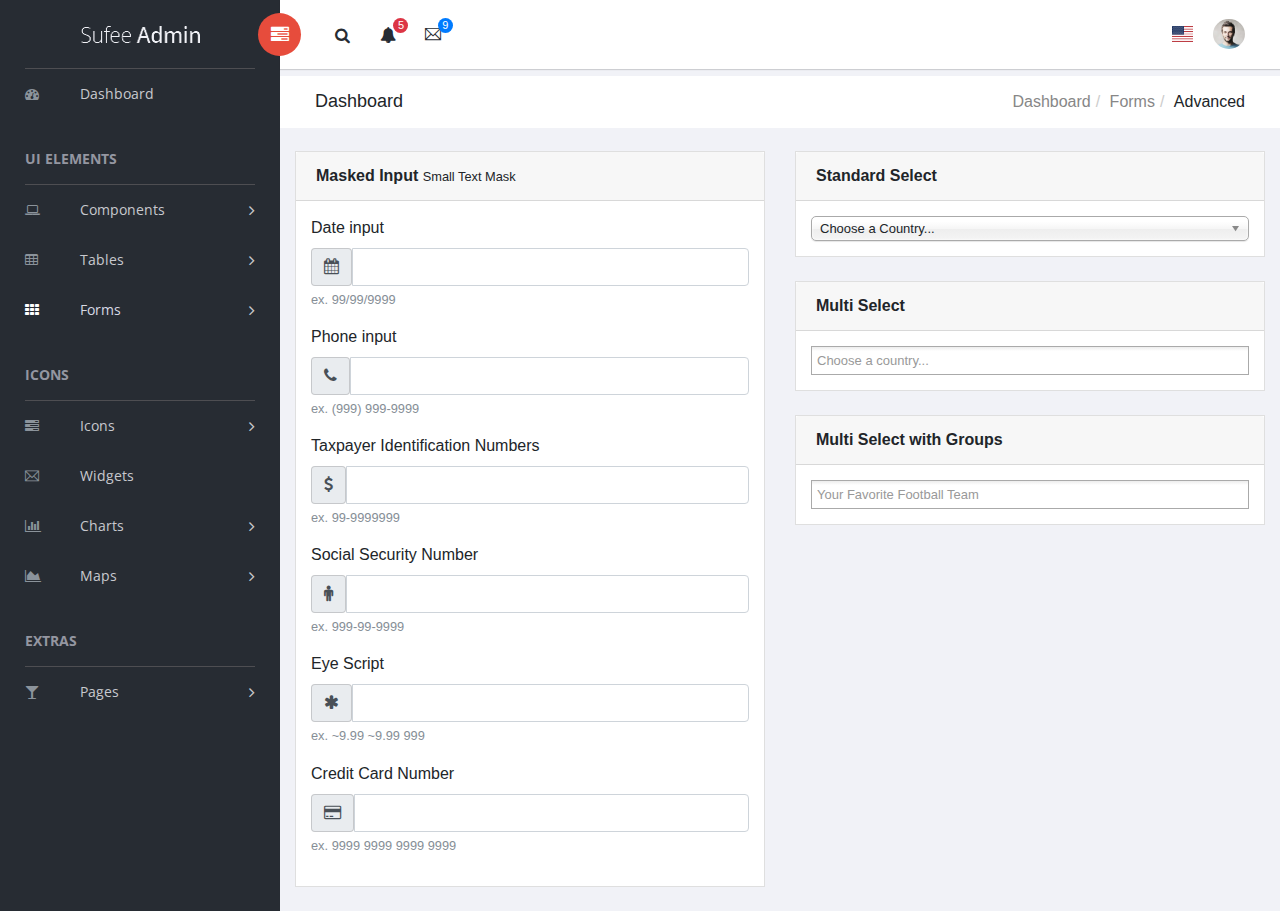
<file: forms-advanced.html>
<!doctype html>
<!--[if lt IE 7]>      <html class="no-js lt-ie9 lt-ie8 lt-ie7" lang=""> <![endif]-->
<!--[if IE 7]>         <html class="no-js lt-ie9 lt-ie8" lang=""> <![endif]-->
<!--[if IE 8]>         <html class="no-js lt-ie9" lang=""> <![endif]-->
<!--[if gt IE 8]><!--> <html class="no-js" lang=""> <!--<![endif]-->
<head>
    <meta charset="utf-8">
    <meta http-equiv="X-UA-Compatible" content="IE=edge">
    <title>Sufee Admin - HTML5 Admin Template</title>
    <meta name="description" content="Sufee Admin - HTML5 Admin Template">
    <meta name="viewport" content="width=device-width, initial-scale=1">

    <link rel="apple-touch-icon" href="apple-icon.png">
    <link rel="shortcut icon" href="favicon.ico">

    <link rel="stylesheet" href="assets/css/normalize.css">
    <link rel="stylesheet" href="assets/css/bootstrap.min.css">
    <link rel="stylesheet" href="assets/css/font-awesome.min.css">
    <link rel="stylesheet" href="assets/css/themify-icons.css">
    <link rel="stylesheet" href="assets/css/flag-icon.min.css">
    <link rel="stylesheet" href="assets/css/cs-skin-elastic.css">
    <!-- <link rel="stylesheet" href="assets/css/bootstrap-select.less"> -->
    <link rel="stylesheet" href="assets/scss/style.css">
    <link rel="stylesheet" href="assets/css/lib/chosen/chosen.min.css">

    <link href='https://fonts.googleapis.com/css?family=Open+Sans:400,600,700,800' rel='stylesheet' type='text/css'>

    <!-- <script type="text/javascript" src="https://cdn.jsdelivr.net/html5shiv/3.7.3/html5shiv.min.js"></script> -->

</head>
<body>
        <!-- Left Panel -->

    <aside id="left-panel" class="left-panel">
        <nav class="navbar navbar-expand-sm navbar-default">

            <div class="navbar-header">
                <button class="navbar-toggler" type="button" data-toggle="collapse" data-target="#main-menu" aria-controls="main-menu" aria-expanded="false" aria-label="Toggle navigation">
                    <i class="fa fa-bars"></i>
                </button>
                <a class="navbar-brand" href="./"><img src="images/logo.png" alt="Logo"></a>
                <a class="navbar-brand hidden" href="./"><img src="images/logo2.png" alt="Logo"></a>
            </div>

            <div id="main-menu" class="main-menu collapse navbar-collapse">
                <ul class="nav navbar-nav">
                    <li>
                        <a href="index.html"> <i class="menu-icon fa fa-dashboard"></i>Dashboard </a>
                    </li>
                    <h3 class="menu-title">UI elements</h3><!-- /.menu-title -->
                    <li class="menu-item-has-children dropdown">
                        <a href="#" class="dropdown-toggle" data-toggle="dropdown" aria-haspopup="true" aria-expanded="false"> <i class="menu-icon fa fa-laptop"></i>Components</a>
                        <ul class="sub-menu children dropdown-menu">
                            <li><i class="fa fa-puzzle-piece"></i><a href="ui-buttons.html">Buttons</a></li>
                            <li><i class="fa fa-id-badge"></i><a href="ui-badges.html">Badges</a></li>
                            <li><i class="fa fa-bars"></i><a href="ui-tabs.html">Tabs</a></li>
                            <li><i class="fa fa-share-square-o"></i><a href="ui-social-buttons.html">Social Buttons</a></li>
                            <li><i class="fa fa-id-card-o"></i><a href="ui-cards.html">Cards</a></li>
                            <li><i class="fa fa-exclamation-triangle"></i><a href="ui-alerts.html">Alerts</a></li>
                            <li><i class="fa fa-spinner"></i><a href="ui-progressbar.html">Progress Bars</a></li>
                            <li><i class="fa fa-fire"></i><a href="ui-modals.html">Modals</a></li>
                            <li><i class="fa fa-book"></i><a href="ui-switches.html">Switches</a></li>
                            <li><i class="fa fa-th"></i><a href="ui-grids.html">Grids</a></li>
                            <li><i class="fa fa-file-word-o"></i><a href="ui-typgraphy.html">Typography</a></li>
                        </ul>
                    </li>
                    <li class="menu-item-has-children dropdown">
                        <a href="#" class="dropdown-toggle" data-toggle="dropdown" aria-haspopup="true" aria-expanded="false"> <i class="menu-icon fa fa-table"></i>Tables</a>
                        <ul class="sub-menu children dropdown-menu">
                            <li><i class="fa fa-table"></i><a href="tables-basic.html">Basic Table</a></li>
                            <li><i class="fa fa-table"></i><a href="tables-data.html">Data Table</a></li>
                        </ul>
                    </li>
                    <li class="menu-item-has-children active dropdown">
                        <a href="#" class="dropdown-toggle" data-toggle="dropdown" aria-haspopup="true" aria-expanded="false"> <i class="menu-icon fa fa-th"></i>Forms</a>
                        <ul class="sub-menu children dropdown-menu">
                            <li><i class="menu-icon fa fa-th"></i><a href="forms-basic.html">Basic Form</a></li>
                            <li><i class="menu-icon fa fa-th"></i><a href="forms-advanced.html">Advanced Form</a></li>
                        </ul>
                    </li>

                    <h3 class="menu-title">Icons</h3><!-- /.menu-title -->

                    <li class="menu-item-has-children dropdown">
                        <a href="#" class="dropdown-toggle" data-toggle="dropdown" aria-haspopup="true" aria-expanded="false"> <i class="menu-icon fa fa-tasks"></i>Icons</a>
                        <ul class="sub-menu children dropdown-menu">
                            <li><i class="menu-icon fa fa-fort-awesome"></i><a href="font-fontawesome.html">Font Awesome</a></li>
                            <li><i class="menu-icon ti-themify-logo"></i><a href="font-themify.html">Themefy Icons</a></li>
                        </ul>
                    </li>
                    <li>
                        <a href="widgets.html"> <i class="menu-icon ti-email"></i>Widgets </a>
                    </li>
                    <li class="menu-item-has-children dropdown">
                        <a href="#" class="dropdown-toggle" data-toggle="dropdown" aria-haspopup="true" aria-expanded="false"> <i class="menu-icon fa fa-bar-chart"></i>Charts</a>
                        <ul class="sub-menu children dropdown-menu">
                            <li><i class="menu-icon fa fa-line-chart"></i><a href="charts-chartjs.html">Chart JS</a></li>
                            <li><i class="menu-icon fa fa-area-chart"></i><a href="charts-flot.html">Flot Chart</a></li>
                            <li><i class="menu-icon fa fa-pie-chart"></i><a href="charts-peity.html">Peity Chart</a></li>
                        </ul>
                    </li>

                    <li class="menu-item-has-children dropdown">
                        <a href="#" class="dropdown-toggle" data-toggle="dropdown" aria-haspopup="true" aria-expanded="false"> <i class="menu-icon fa fa-area-chart"></i>Maps</a>
                        <ul class="sub-menu children dropdown-menu">
                            <li><i class="menu-icon fa fa-map-o"></i><a href="maps-gmap.html">Google Maps</a></li>
                            <li><i class="menu-icon fa fa-street-view"></i><a href="maps-vector.html">Vector Maps</a></li>
                        </ul>
                    </li>
                    <h3 class="menu-title">Extras</h3><!-- /.menu-title -->
                    <li class="menu-item-has-children dropdown">
                        <a href="#" class="dropdown-toggle" data-toggle="dropdown" aria-haspopup="true" aria-expanded="false"> <i class="menu-icon fa fa-glass"></i>Pages</a>
                        <ul class="sub-menu children dropdown-menu">
                            <li><i class="menu-icon fa fa-sign-in"></i><a href="page-login.html">Login</a></li>
                            <li><i class="menu-icon fa fa-sign-in"></i><a href="page-register.html">Register</a></li>
                            <li><i class="menu-icon fa fa-paper-plane"></i><a href="pages-forget.html">Forget Pass</a></li>
                        </ul>
                    </li>
                </ul>
            </div><!-- /.navbar-collapse -->
        </nav>
    </aside><!-- /#left-panel -->

    <!-- Left Panel -->

    <!-- Right Panel -->

    <div id="right-panel" class="right-panel">

        <!-- Header-->
        <header id="header" class="header">

            <div class="header-menu">

                <div class="col-sm-7">
                    <a id="menuToggle" class="menutoggle pull-left"><i class="fa fa fa-tasks"></i></a>
                    <div class="header-left">
                        <button class="search-trigger"><i class="fa fa-search"></i></button>
                        <div class="form-inline">
                            <form class="search-form">
                                <input class="form-control mr-sm-2" type="text" placeholder="Search ..." aria-label="Search">
                                <button class="search-close" type="submit"><i class="fa fa-close"></i></button>
                            </form>
                        </div>

                        <div class="dropdown for-notification">
                          <button class="btn btn-secondary dropdown-toggle" type="button" id="notification" data-toggle="dropdown" aria-haspopup="true" aria-expanded="false">
                            <i class="fa fa-bell"></i>
                            <span class="count bg-danger">5</span>
                          </button>
                          <div class="dropdown-menu" aria-labelledby="notification">
                            <p class="red">You have 3 Notification</p>
                            <a class="dropdown-item media bg-flat-color-1" href="#">
                                <i class="fa fa-check"></i>
                                <p>Server #1 overloaded.</p>
                            </a>
                            <a class="dropdown-item media bg-flat-color-4" href="#">
                                <i class="fa fa-info"></i>
                                <p>Server #2 overloaded.</p>
                            </a>
                            <a class="dropdown-item media bg-flat-color-5" href="#">
                                <i class="fa fa-warning"></i>
                                <p>Server #3 overloaded.</p>
                            </a>
                          </div>
                        </div>

                        <div class="dropdown for-message">
                          <button class="btn btn-secondary dropdown-toggle" type="button"
                                id="message"
                                data-toggle="dropdown" aria-haspopup="true" aria-expanded="false">
                            <i class="ti-email"></i>
                            <span class="count bg-primary">9</span>
                          </button>
                          <div class="dropdown-menu" aria-labelledby="message">
                            <p class="red">You have 4 Mails</p>
                            <a class="dropdown-item media bg-flat-color-1" href="#">
                                <span class="photo media-left"><img alt="avatar" src="images/avatar/1.jpg"></span>
                                <span class="message media-body">
                                    <span class="name float-left">Jonathan Smith</span>
                                    <span class="time float-right">Just now</span>
                                        <p>Hello, this is an example msg</p>
                                </span>
                            </a>
                            <a class="dropdown-item media bg-flat-color-4" href="#">
                                <span class="photo media-left"><img alt="avatar" src="images/avatar/2.jpg"></span>
                                <span class="message media-body">
                                    <span class="name float-left">Jack Sanders</span>
                                    <span class="time float-right">5 minutes ago</span>
                                        <p>Lorem ipsum dolor sit amet, consectetur</p>
                                </span>
                            </a>
                            <a class="dropdown-item media bg-flat-color-5" href="#">
                                <span class="photo media-left"><img alt="avatar" src="images/avatar/3.jpg"></span>
                                <span class="message media-body">
                                    <span class="name float-left">Cheryl Wheeler</span>
                                    <span class="time float-right">10 minutes ago</span>
                                        <p>Hello, this is an example msg</p>
                                </span>
                            </a>
                            <a class="dropdown-item media bg-flat-color-3" href="#">
                                <span class="photo media-left"><img alt="avatar" src="images/avatar/4.jpg"></span>
                                <span class="message media-body">
                                    <span class="name float-left">Rachel Santos</span>
                                    <span class="time float-right">15 minutes ago</span>
                                        <p>Lorem ipsum dolor sit amet, consectetur</p>
                                </span>
                            </a>
                          </div>
                        </div>
                    </div>
                </div>

                <div class="col-sm-5">
                    <div class="user-area dropdown float-right">
                        <a href="#" class="dropdown-toggle" data-toggle="dropdown" aria-haspopup="true" aria-expanded="false">
                            <img class="user-avatar rounded-circle" src="images/admin.jpg" alt="User Avatar">
                        </a>

                        <div class="user-menu dropdown-menu">
                                <a class="nav-link" href="#"><i class="fa fa- user"></i>My Profile</a>

                                <a class="nav-link" href="#"><i class="fa fa- user"></i>Notifications <span class="count">13</span></a>

                                <a class="nav-link" href="#"><i class="fa fa -cog"></i>Settings</a>

                                <a class="nav-link" href="#"><i class="fa fa-power -off"></i>Logout</a>
                        </div>
                    </div>

                    <div class="language-select dropdown" id="language-select">
                        <a class="dropdown-toggle" href="#" data-toggle="dropdown"  id="language" aria-haspopup="true" aria-expanded="true">
                            <i class="flag-icon flag-icon-us"></i>
                        </a>
                        <div class="dropdown-menu" aria-labelledby="language" >
                            <div class="dropdown-item">
                                <span class="flag-icon flag-icon-fr"></span>
                            </div>
                            <div class="dropdown-item">
                                <i class="flag-icon flag-icon-es"></i>
                            </div>
                            <div class="dropdown-item">
                                <i class="flag-icon flag-icon-us"></i>
                            </div>
                            <div class="dropdown-item">
                                <i class="flag-icon flag-icon-it"></i>
                            </div>
                        </div>
                    </div>

                </div>
            </div>

        </header><!-- /header -->
        <!-- Header-->

        <div class="breadcrumbs">
            <div class="col-sm-4">
                <div class="page-header float-left">
                    <div class="page-title">
                        <h1>Dashboard</h1>
                    </div>
                </div>
            </div>
            <div class="col-sm-8">
                <div class="page-header float-right">
                    <div class="page-title">
                        <ol class="breadcrumb text-right">
                            <li><a href="#">Dashboard</a></li>
                            <li><a href="#">Forms</a></li>
                            <li class="active">Advanced</li>
                        </ol>
                    </div>
                </div>
            </div>
        </div>

        <div class="content mt-3">
            <div class="animated fadeIn">

                <div class="row">

                    <div class="col-xs-6 col-sm-6">
                        <div class="card">
                            <div class="card-header">
                                <strong>Masked Input</strong> <small> Small Text Mask</small>
                            </div>
                            <div class="card-body card-block">
                                <div class="form-group">
                                    <label class=" form-control-label">Date input</label>
                                    <div class="input-group">
                                        <div class="input-group-addon"><i class="fa fa-calendar"></i></div>
                                        <input class="form-control">
                                    </div>
                                    <small class="form-text text-muted">ex. 99/99/9999</small>
                                </div>
                                <div class="form-group">
                                    <label class=" form-control-label">Phone input</label>
                                    <div class="input-group">
                                        <div class="input-group-addon"><i class="fa fa-phone"></i></div>
                                        <input class="form-control">
                                    </div>
                                    <small class="form-text text-muted">ex. (999) 999-9999</small>
                                </div>
                                <div class="form-group">
                                    <label class=" form-control-label">Taxpayer Identification Numbers</label>
                                    <div class="input-group">
                                        <div class="input-group-addon"><i class="fa fa-usd"></i></div>
                                        <input class="form-control">
                                    </div>
                                    <small class="form-text text-muted">ex. 99-9999999</small>
                                </div>
                                <div class="form-group">
                                    <label class=" form-control-label">Social Security Number</label>
                                    <div class="input-group">
                                        <div class="input-group-addon"><i class="fa fa-male"></i></div>
                                        <input class="form-control">
                                    </div>
                                    <small class="form-text text-muted">ex. 999-99-9999</small>
                                </div>
                                <div class="form-group">
                                    <label class=" form-control-label">Eye Script</label>
                                    <div class="input-group">
                                        <div class="input-group-addon"><i class="fa fa-asterisk"></i></div>
                                        <input class="form-control">
                                    </div>
                                    <small class="form-text text-muted">ex. ~9.99 ~9.99 999</small>
                                </div>
                                <div class="form-group">
                                    <label class=" form-control-label">Credit Card Number</label>
                                    <div class="input-group">
                                        <div class="input-group-addon"><i class="fa fa-credit-card"></i></div>
                                        <input class="form-control">
                                    </div>
                                    <small class="form-text text-muted">ex. 9999 9999 9999 9999</small>
                                </div>
                            </div>
                        </div>
                    </div>

                    <div class="col-xs-6 col-sm-6">
                        <div class="card">
                            <div class="card-header">
                                <strong class="card-title">Standard Select</strong>
                            </div>
                            <div class="card-body">

                                  <select data-placeholder="Choose a Country..." class="standardSelect" tabindex="1">
                                    <option value=""></option>
                                    <option value="United States">United States</option>
                                    <option value="United Kingdom">United Kingdom</option>
                                    <option value="Afghanistan">Afghanistan</option>
                                    <option value="Aland Islands">Aland Islands</option>
                                    <option value="Albania">Albania</option>
                                    <option value="Algeria">Algeria</option>
                                    <option value="American Samoa">American Samoa</option>
                                    <option value="Andorra">Andorra</option>
                                    <option value="Angola">Angola</option>
                                    <option value="Anguilla">Anguilla</option>
                                    <option value="Antarctica">Antarctica</option>
                                </select>
                            </div>
                        </div>

                        <div class="card">
                            <div class="card-header">
                                <strong class="card-title">Multi Select</strong>
                            </div>
                            <div class="card-body">

                                  <select data-placeholder="Choose a country..." multiple class="standardSelect">
                                    <option value=""></option>
                                    <option value="United States">United States</option>
                                    <option value="United Kingdom">United Kingdom</option>
                                    <option value="Afghanistan">Afghanistan</option>
                                    <option value="Aland Islands">Aland Islands</option>
                                    <option value="Albania">Albania</option>
                                    <option value="Algeria">Algeria</option>
                                    <option value="American Samoa">American Samoa</option>
                                    <option value="Andorra">Andorra</option>
                                    <option value="Angola">Angola</option>
                                    <option value="Anguilla">Anguilla</option>
                                    <option value="Antarctica">Antarctica</option>
                                </select>

                            </div>
                        </div>

                        <div class="card">
                            <div class="card-header">
                                <strong class="card-title">Multi Select with Groups</strong>
                            </div>
                            <div class="card-body">

                                  <select data-placeholder="Your Favorite Football Team" multiple class="standardSelect" tabindex="5">
                                    <option value=""></option>
                                    <optgroup label="NFC EAST">
                                      <option>Dallas Cowboys</option>
                                      <option>New York Giants</option>
                                      <option>Philadelphia Eagles</option>
                                      <option>Washington Redskins</option>
                                    </optgroup>
                                    <optgroup label="NFC NORTH">
                                      <option>Chicago Bears</option>
                                      <option>Detroit Lions</option>
                                      <option>Green Bay Packers</option>
                                      <option>Minnesota Vikings</option>
                                    </optgroup>
                                    <optgroup label="NFC SOUTH">
                                      <option>Atlanta Falcons</option>
                                      <option>Carolina Panthers</option>
                                      <option>New Orleans Saints</option>
                                      <option>Tampa Bay Buccaneers</option>
                                    </optgroup>
                                    <optgroup label="NFC WEST">
                                      <option>Arizona Cardinals</option>
                                      <option>St. Louis Rams</option>
                                      <option>San Francisco 49ers</option>
                                      <option>Seattle Seahawks</option>
                                    </optgroup>
                                    <optgroup label="AFC EAST">
                                      <option>Buffalo Bills</option>
                                      <option>Miami Dolphins</option>
                                      <option>New England Patriots</option>
                                      <option>New York Jets</option>
                                    </optgroup>
                                    <optgroup label="AFC NORTH">
                                      <option>Baltimore Ravens</option>
                                      <option>Cincinnati Bengals</option>
                                      <option>Cleveland Browns</option>
                                      <option>Pittsburgh Steelers</option>
                                    </optgroup>
                                    <optgroup label="AFC SOUTH">
                                      <option>Houston Texans</option>
                                      <option>Indianapolis Colts</option>
                                      <option>Jacksonville Jaguars</option>
                                      <option>Tennessee Titans</option>
                                    </optgroup>
                                    <optgroup label="AFC WEST">
                                      <option>Denver Broncos</option>
                                      <option>Kansas City Chiefs</option>
                                      <option>Oakland Raiders</option>
                                      <option>San Diego Chargers</option>
                                    </optgroup>
                                  </select>

                            </div>
                        </div>

                    </div>



                </div>


            </div><!-- .animated -->
        </div><!-- .content -->


    </div><!-- /#right-panel -->

    <!-- Right Panel -->


    <script src="assets/js/vendor/jquery-2.1.4.min.js"></script>
    <script src="assets/js/popper.min.js"></script>
    <script src="assets/js/plugins.js"></script>
    <script src="assets/js/main.js"></script>
    <script src="assets/js/lib/chosen/chosen.jquery.min.js"></script>

    <script>
        jQuery(document).ready(function() {
            jQuery(".standardSelect").chosen({
                disable_search_threshold: 10,
                no_results_text: "Oops, nothing found!",
                width: "100%"
            });
        });
    </script>

</body>
</html>
</file>
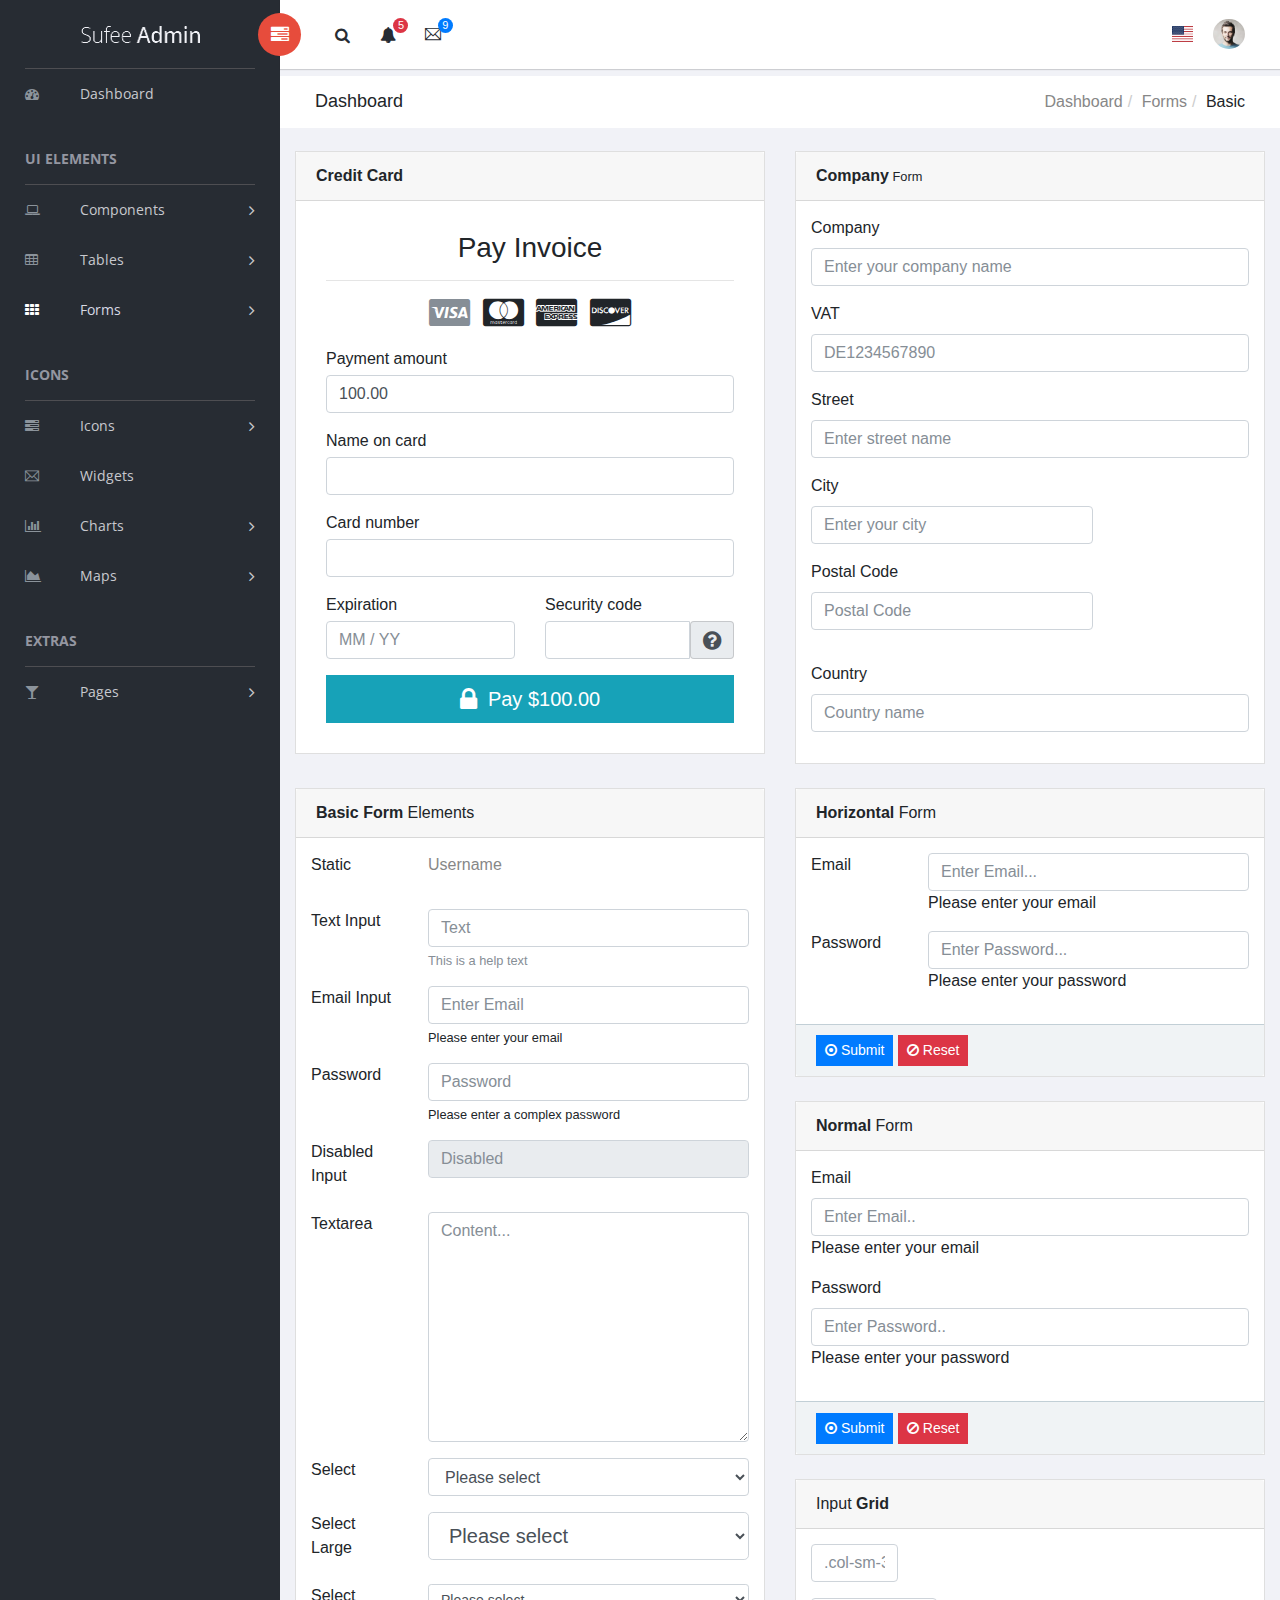
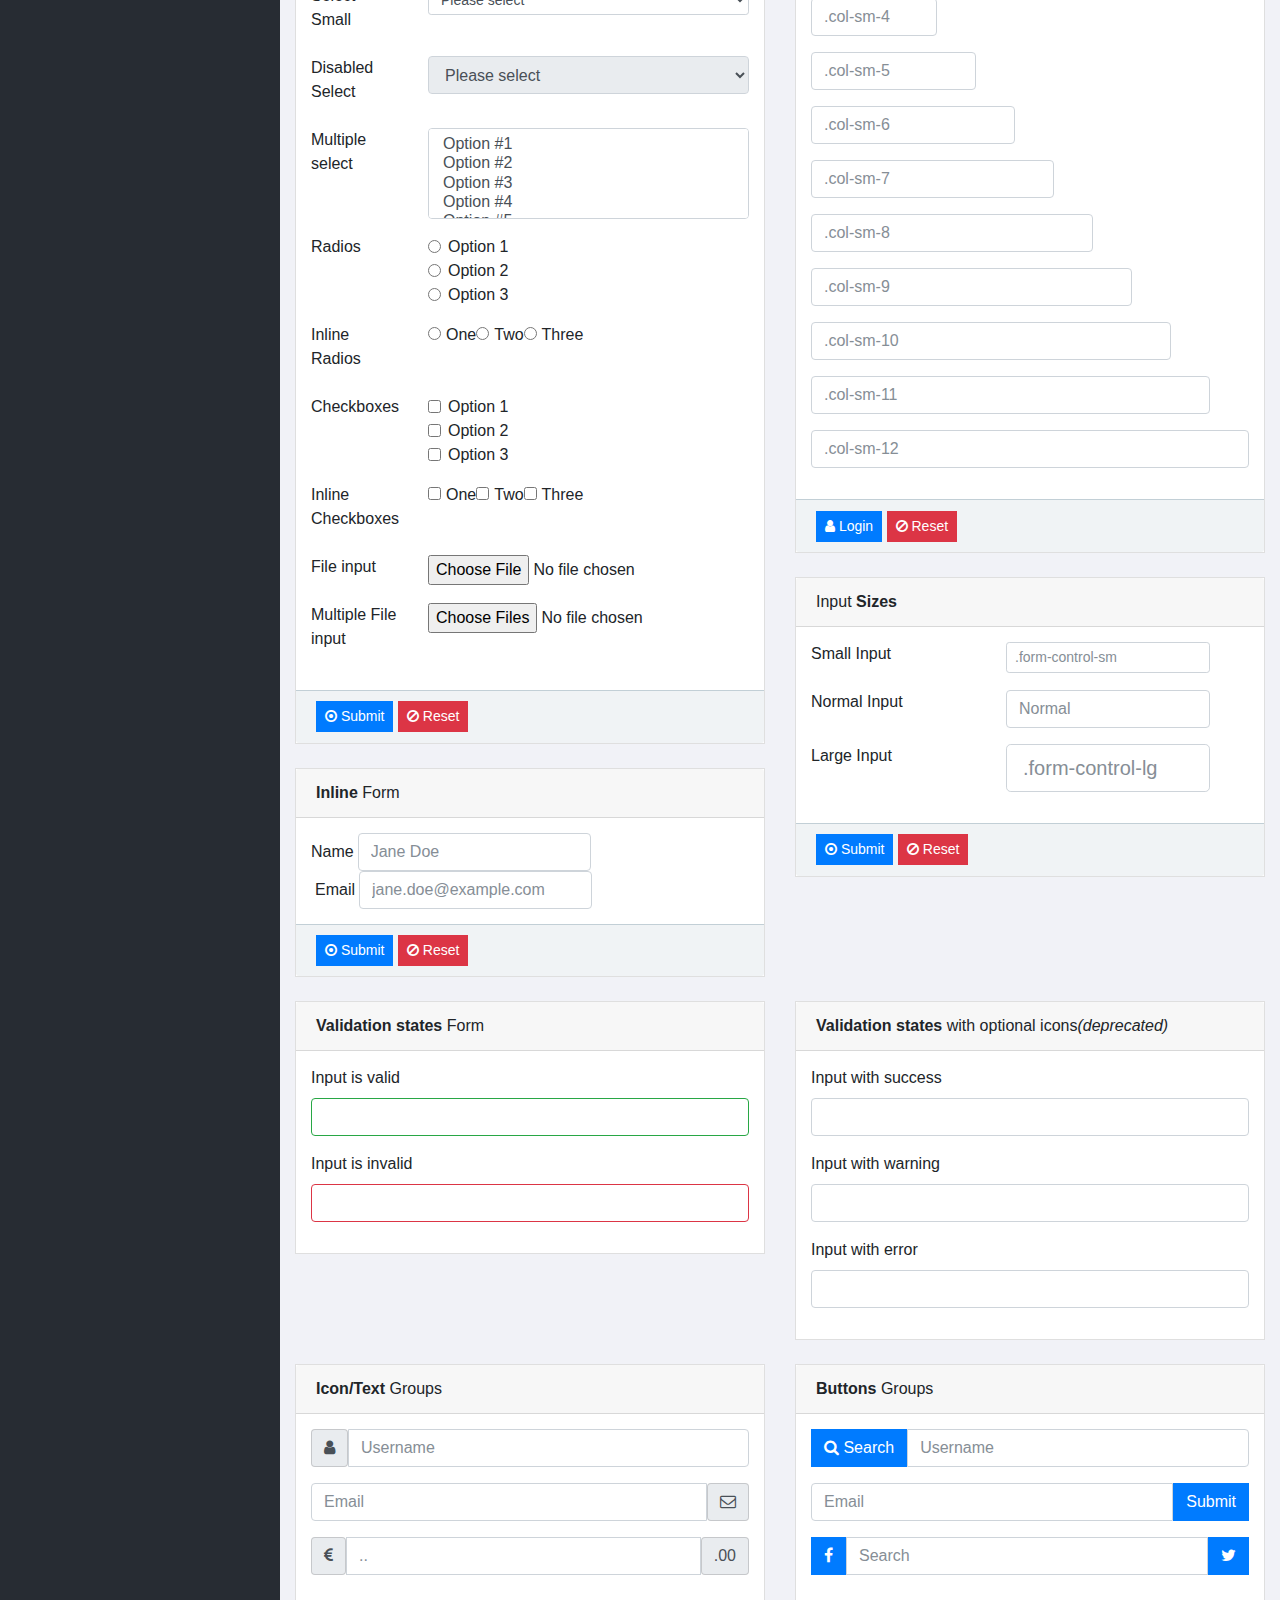
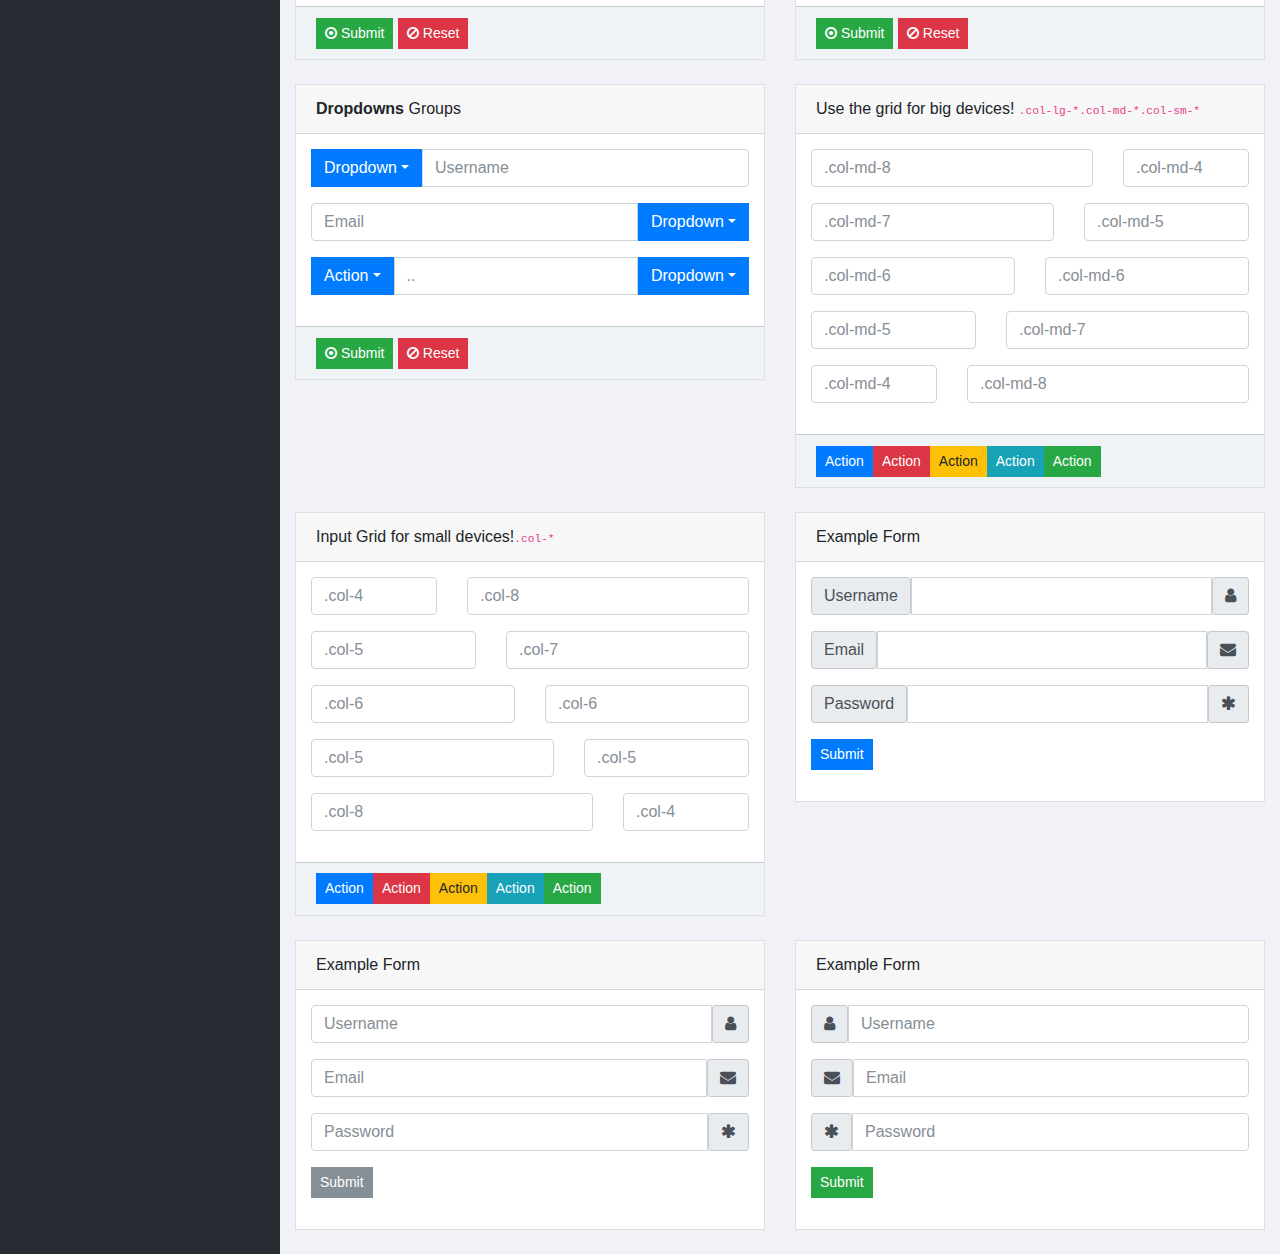
<file: forms-basic.html>
<!doctype html>
<!--[if lt IE 7]>      <html class="no-js lt-ie9 lt-ie8 lt-ie7" lang=""> <![endif]-->
<!--[if IE 7]>         <html class="no-js lt-ie9 lt-ie8" lang=""> <![endif]-->
<!--[if IE 8]>         <html class="no-js lt-ie9" lang=""> <![endif]-->
<!--[if gt IE 8]><!--> <html class="no-js" lang=""> <!--<![endif]-->
<head>
    <meta charset="utf-8">
    <meta http-equiv="X-UA-Compatible" content="IE=edge">
    <title>Sufee Admin - HTML5 Admin Template</title>
    <meta name="description" content="Sufee Admin - HTML5 Admin Template">
    <meta name="viewport" content="width=device-width, initial-scale=1">

    <link rel="apple-touch-icon" href="apple-icon.png">
    <link rel="shortcut icon" href="favicon.ico">

    <link rel="stylesheet" href="assets/css/normalize.css">
    <link rel="stylesheet" href="assets/css/bootstrap.min.css">
    <link rel="stylesheet" href="assets/css/font-awesome.min.css">
    <link rel="stylesheet" href="assets/css/themify-icons.css">
    <link rel="stylesheet" href="assets/css/flag-icon.min.css">
    <link rel="stylesheet" href="assets/css/cs-skin-elastic.css">
    <!-- <link rel="stylesheet" href="assets/css/bootstrap-select.less"> -->
    <link rel="stylesheet" href="assets/scss/style.css">

    <link href='https://fonts.googleapis.com/css?family=Open+Sans:400,600,700,800' rel='stylesheet' type='text/css'>

    <!-- <script type="text/javascript" src="https://cdn.jsdelivr.net/html5shiv/3.7.3/html5shiv.min.js"></script> -->

</head>
<body>
        <!-- Left Panel -->

    <aside id="left-panel" class="left-panel">
        <nav class="navbar navbar-expand-sm navbar-default">

            <div class="navbar-header">
                <button class="navbar-toggler" type="button" data-toggle="collapse" data-target="#main-menu" aria-controls="main-menu" aria-expanded="false" aria-label="Toggle navigation">
                    <i class="fa fa-bars"></i>
                </button>
                <a class="navbar-brand" href="./"><img src="images/logo.png" alt="Logo"></a>
                <a class="navbar-brand hidden" href="./"><img src="images/logo2.png" alt="Logo"></a>
            </div>

            <div id="main-menu" class="main-menu collapse navbar-collapse">
                <ul class="nav navbar-nav">
                    <li>
                        <a href="index.html"> <i class="menu-icon fa fa-dashboard"></i>Dashboard </a>
                    </li>
                    <h3 class="menu-title">UI elements</h3><!-- /.menu-title -->
                    <li class="menu-item-has-children dropdown">
                        <a href="#" class="dropdown-toggle" data-toggle="dropdown" aria-haspopup="true" aria-expanded="false"> <i class="menu-icon fa fa-laptop"></i>Components</a>
                        <ul class="sub-menu children dropdown-menu">
                            <li><i class="fa fa-puzzle-piece"></i><a href="ui-buttons.html">Buttons</a></li>
                            <li><i class="fa fa-id-badge"></i><a href="ui-badges.html">Badges</a></li>
                            <li><i class="fa fa-bars"></i><a href="ui-tabs.html">Tabs</a></li>
                            <li><i class="fa fa-share-square-o"></i><a href="ui-social-buttons.html">Social Buttons</a></li>
                            <li><i class="fa fa-id-card-o"></i><a href="ui-cards.html">Cards</a></li>
                            <li><i class="fa fa-exclamation-triangle"></i><a href="ui-alerts.html">Alerts</a></li>
                            <li><i class="fa fa-spinner"></i><a href="ui-progressbar.html">Progress Bars</a></li>
                            <li><i class="fa fa-fire"></i><a href="ui-modals.html">Modals</a></li>
                            <li><i class="fa fa-book"></i><a href="ui-switches.html">Switches</a></li>
                            <li><i class="fa fa-th"></i><a href="ui-grids.html">Grids</a></li>
                            <li><i class="fa fa-file-word-o"></i><a href="ui-typgraphy.html">Typography</a></li>
                        </ul>
                    </li>
                    <li class="menu-item-has-children dropdown">
                        <a href="#" class="dropdown-toggle" data-toggle="dropdown" aria-haspopup="true" aria-expanded="false"> <i class="menu-icon fa fa-table"></i>Tables</a>
                        <ul class="sub-menu children dropdown-menu">
                            <li><i class="fa fa-table"></i><a href="tables-basic.html">Basic Table</a></li>
                            <li><i class="fa fa-table"></i><a href="tables-data.html">Data Table</a></li>
                        </ul>
                    </li>
                    <li class="menu-item-has-children active dropdown">
                        <a href="#" class="dropdown-toggle" data-toggle="dropdown" aria-haspopup="true" aria-expanded="false"> <i class="menu-icon fa fa-th"></i>Forms</a>
                        <ul class="sub-menu children dropdown-menu">
                            <li><i class="menu-icon fa fa-th"></i><a href="forms-basic.html">Basic Form</a></li>
                            <li><i class="menu-icon fa fa-th"></i><a href="forms-advanced.html">Advanced Form</a></li>
                        </ul>
                    </li>

                    <h3 class="menu-title">Icons</h3><!-- /.menu-title -->

                    <li class="menu-item-has-children dropdown">
                        <a href="#" class="dropdown-toggle" data-toggle="dropdown" aria-haspopup="true" aria-expanded="false"> <i class="menu-icon fa fa-tasks"></i>Icons</a>
                        <ul class="sub-menu children dropdown-menu">
                            <li><i class="menu-icon fa fa-fort-awesome"></i><a href="font-fontawesome.html">Font Awesome</a></li>
                            <li><i class="menu-icon ti-themify-logo"></i><a href="font-themify.html">Themefy Icons</a></li>
                        </ul>
                    </li>
                    <li>
                        <a href="widgets.html"> <i class="menu-icon ti-email"></i>Widgets </a>
                    </li>
                    <li class="menu-item-has-children dropdown">
                        <a href="#" class="dropdown-toggle" data-toggle="dropdown" aria-haspopup="true" aria-expanded="false"> <i class="menu-icon fa fa-bar-chart"></i>Charts</a>
                        <ul class="sub-menu children dropdown-menu">
                            <li><i class="menu-icon fa fa-line-chart"></i><a href="charts-chartjs.html">Chart JS</a></li>
                            <li><i class="menu-icon fa fa-area-chart"></i><a href="charts-flot.html">Flot Chart</a></li>
                            <li><i class="menu-icon fa fa-pie-chart"></i><a href="charts-peity.html">Peity Chart</a></li>
                        </ul>
                    </li>

                    <li class="menu-item-has-children dropdown">
                        <a href="#" class="dropdown-toggle" data-toggle="dropdown" aria-haspopup="true" aria-expanded="false"> <i class="menu-icon fa fa-area-chart"></i>Maps</a>
                        <ul class="sub-menu children dropdown-menu">
                            <li><i class="menu-icon fa fa-map-o"></i><a href="maps-gmap.html">Google Maps</a></li>
                            <li><i class="menu-icon fa fa-street-view"></i><a href="maps-vector.html">Vector Maps</a></li>
                        </ul>
                    </li>
                    <h3 class="menu-title">Extras</h3><!-- /.menu-title -->
                    <li class="menu-item-has-children dropdown">
                        <a href="#" class="dropdown-toggle" data-toggle="dropdown" aria-haspopup="true" aria-expanded="false"> <i class="menu-icon fa fa-glass"></i>Pages</a>
                        <ul class="sub-menu children dropdown-menu">
                            <li><i class="menu-icon fa fa-sign-in"></i><a href="page-login.html">Login</a></li>
                            <li><i class="menu-icon fa fa-sign-in"></i><a href="page-register.html">Register</a></li>
                            <li><i class="menu-icon fa fa-paper-plane"></i><a href="pages-forget.html">Forget Pass</a></li>
                        </ul>
                    </li>
                </ul>
            </div><!-- /.navbar-collapse -->
        </nav>
    </aside><!-- /#left-panel -->

    <!-- Left Panel -->

    <!-- Right Panel -->

    <div id="right-panel" class="right-panel">

        <!-- Header-->
        <header id="header" class="header">

            <div class="header-menu">

                <div class="col-sm-7">
                    <a id="menuToggle" class="menutoggle pull-left"><i class="fa fa fa-tasks"></i></a>
                    <div class="header-left">
                        <button class="search-trigger"><i class="fa fa-search"></i></button>
                        <div class="form-inline">
                            <form class="search-form">
                                <input class="form-control mr-sm-2" type="text" placeholder="Search ..." aria-label="Search">
                                <button class="search-close" type="submit"><i class="fa fa-close"></i></button>
                            </form>
                        </div>

                        <div class="dropdown for-notification">
                          <button class="btn btn-secondary dropdown-toggle" type="button" id="notification" data-toggle="dropdown" aria-haspopup="true" aria-expanded="false">
                            <i class="fa fa-bell"></i>
                            <span class="count bg-danger">5</span>
                          </button>
                          <div class="dropdown-menu" aria-labelledby="notification">
                            <p class="red">You have 3 Notification</p>
                            <a class="dropdown-item media bg-flat-color-1" href="#">
                                <i class="fa fa-check"></i>
                                <p>Server #1 overloaded.</p>
                            </a>
                            <a class="dropdown-item media bg-flat-color-4" href="#">
                                <i class="fa fa-info"></i>
                                <p>Server #2 overloaded.</p>
                            </a>
                            <a class="dropdown-item media bg-flat-color-5" href="#">
                                <i class="fa fa-warning"></i>
                                <p>Server #3 overloaded.</p>
                            </a>
                          </div>
                        </div>

                        <div class="dropdown for-message">
                          <button class="btn btn-secondary dropdown-toggle" type="button"
                                id="message"
                                data-toggle="dropdown" aria-haspopup="true" aria-expanded="false">
                            <i class="ti-email"></i>
                            <span class="count bg-primary">9</span>
                          </button>
                          <div class="dropdown-menu" aria-labelledby="message">
                            <p class="red">You have 4 Mails</p>
                            <a class="dropdown-item media bg-flat-color-1" href="#">
                                <span class="photo media-left"><img alt="avatar" src="images/avatar/1.jpg"></span>
                                <span class="message media-body">
                                    <span class="name float-left">Jonathan Smith</span>
                                    <span class="time float-right">Just now</span>
                                        <p>Hello, this is an example msg</p>
                                </span>
                            </a>
                            <a class="dropdown-item media bg-flat-color-4" href="#">
                                <span class="photo media-left"><img alt="avatar" src="images/avatar/2.jpg"></span>
                                <span class="message media-body">
                                    <span class="name float-left">Jack Sanders</span>
                                    <span class="time float-right">5 minutes ago</span>
                                        <p>Lorem ipsum dolor sit amet, consectetur</p>
                                </span>
                            </a>
                            <a class="dropdown-item media bg-flat-color-5" href="#">
                                <span class="photo media-left"><img alt="avatar" src="images/avatar/3.jpg"></span>
                                <span class="message media-body">
                                    <span class="name float-left">Cheryl Wheeler</span>
                                    <span class="time float-right">10 minutes ago</span>
                                        <p>Hello, this is an example msg</p>
                                </span>
                            </a>
                            <a class="dropdown-item media bg-flat-color-3" href="#">
                                <span class="photo media-left"><img alt="avatar" src="images/avatar/4.jpg"></span>
                                <span class="message media-body">
                                    <span class="name float-left">Rachel Santos</span>
                                    <span class="time float-right">15 minutes ago</span>
                                        <p>Lorem ipsum dolor sit amet, consectetur</p>
                                </span>
                            </a>
                          </div>
                        </div>
                    </div>
                </div>

                <div class="col-sm-5">
                    <div class="user-area dropdown float-right">
                        <a href="#" class="dropdown-toggle" data-toggle="dropdown" aria-haspopup="true" aria-expanded="false">
                            <img class="user-avatar rounded-circle" src="images/admin.jpg" alt="User Avatar">
                        </a>

                        <div class="user-menu dropdown-menu">
                                <a class="nav-link" href="#"><i class="fa fa- user"></i>My Profile</a>

                                <a class="nav-link" href="#"><i class="fa fa- user"></i>Notifications <span class="count">13</span></a>

                                <a class="nav-link" href="#"><i class="fa fa -cog"></i>Settings</a>

                                <a class="nav-link" href="#"><i class="fa fa-power -off"></i>Logout</a>
                        </div>
                    </div>

                    <div class="language-select dropdown" id="language-select">
                        <a class="dropdown-toggle" href="#" data-toggle="dropdown"  id="language" aria-haspopup="true" aria-expanded="true">
                            <i class="flag-icon flag-icon-us"></i>
                        </a>
                        <div class="dropdown-menu" aria-labelledby="language" >
                            <div class="dropdown-item">
                                <span class="flag-icon flag-icon-fr"></span>
                            </div>
                            <div class="dropdown-item">
                                <i class="flag-icon flag-icon-es"></i>
                            </div>
                            <div class="dropdown-item">
                                <i class="flag-icon flag-icon-us"></i>
                            </div>
                            <div class="dropdown-item">
                                <i class="flag-icon flag-icon-it"></i>
                            </div>
                        </div>
                    </div>

                </div>
            </div>

        </header><!-- /header -->
        <!-- Header-->

        <div class="breadcrumbs">
            <div class="col-sm-4">
                <div class="page-header float-left">
                    <div class="page-title">
                        <h1>Dashboard</h1>
                    </div>
                </div>
            </div>
            <div class="col-sm-8">
                <div class="page-header float-right">
                    <div class="page-title">
                        <ol class="breadcrumb text-right">
                            <li><a href="#">Dashboard</a></li>
                            <li><a href="#">Forms</a></li>
                            <li class="active">Basic</li>
                        </ol>
                    </div>
                </div>
            </div>
        </div>

        <div class="content mt-3">
            <div class="animated fadeIn">


                <div class="row">
                  <div class="col-lg-6">
                    <div class="card">
                        <div class="card-header">
                            <strong class="card-title">Credit Card</strong>
                        </div>
                        <div class="card-body">
                          <!-- Credit Card -->
                          <div id="pay-invoice">
                              <div class="card-body">
                                  <div class="card-title">
                                      <h3 class="text-center">Pay Invoice</h3>
                                  </div>
                                  <hr>
                                  <form action="" method="post" novalidate="novalidate">
                                      <div class="form-group text-center">
                                          <ul class="list-inline">
                                              <li class="list-inline-item"><i class="text-muted fa fa-cc-visa fa-2x"></i></li>
                                              <li class="list-inline-item"><i class="fa fa-cc-mastercard fa-2x"></i></li>
                                              <li class="list-inline-item"><i class="fa fa-cc-amex fa-2x"></i></li>
                                              <li class="list-inline-item"><i class="fa fa-cc-discover fa-2x"></i></li>
                                          </ul>
                                      </div>
                                      <div class="form-group">
                                          <label for="cc-payment" class="control-label mb-1">Payment amount</label>
                                          <input id="cc-pament" name="cc-payment" type="text" class="form-control" aria-required="true" aria-invalid="false" value="100.00">
                                      </div>
                                      <div class="form-group has-success">
                                          <label for="cc-name" class="control-label mb-1">Name on card</label>
                                          <input id="cc-name" name="cc-name" type="text" class="form-control cc-name valid" data-val="true" data-val-required="Please enter the name on card" autocomplete="cc-name" aria-required="true" aria-invalid="false" aria-describedby="cc-name-error">
                                          <span class="help-block field-validation-valid" data-valmsg-for="cc-name" data-valmsg-replace="true"></span>
                                      </div>
                                      <div class="form-group">
                                          <label for="cc-number" class="control-label mb-1">Card number</label>
                                          <input id="cc-number" name="cc-number" type="tel" class="form-control cc-number identified visa" value="" data-val="true" data-val-required="Please enter the card number" data-val-cc-number="Please enter a valid card number" autocomplete="cc-number">
                                          <span class="help-block" data-valmsg-for="cc-number" data-valmsg-replace="true"></span>
                                      </div>
                                      <div class="row">
                                          <div class="col-6">
                                              <div class="form-group">
                                                  <label for="cc-exp" class="control-label mb-1">Expiration</label>
                                                  <input id="cc-exp" name="cc-exp" type="tel" class="form-control cc-exp" value="" data-val="true" data-val-required="Please enter the card expiration" data-val-cc-exp="Please enter a valid month and year" placeholder="MM / YY" autocomplete="cc-exp">
                                                  <span class="help-block" data-valmsg-for="cc-exp" data-valmsg-replace="true"></span>
                                              </div>
                                          </div>
                                          <div class="col-6">
                                              <label for="x_card_code" class="control-label mb-1">Security code</label>
                                              <div class="input-group">
                                                  <input id="x_card_code" name="x_card_code" type="tel" class="form-control cc-cvc" value="" data-val="true" data-val-required="Please enter the security code" data-val-cc-cvc="Please enter a valid security code" autocomplete="off">
                                                  <div class="input-group-addon">
                                                      <span class="fa fa-question-circle fa-lg" data-toggle="popover" data-container="body" data-html="true" data-title="Security Code"
                                                      data-content="<div class='text-center one-card'>The 3 digit code on back of the card..<div class='visa-mc-cvc-preview'></div></div>"
                                                      data-trigger="hover"></span>
                                                  </div>
                                              </div>
                                          </div>
                                      </div>
                                      <div>
                                          <button id="payment-button" type="submit" class="btn btn-lg btn-info btn-block">
                                              <i class="fa fa-lock fa-lg"></i>&nbsp;
                                              <span id="payment-button-amount">Pay $100.00</span>
                                              <span id="payment-button-sending" style="display:none;">Sending…</span>
                                          </button>
                                      </div>
                                  </form>
                              </div>
                          </div>

                        </div>
                    </div> <!-- .card -->

                  </div><!--/.col-->

                  <div class="col-lg-6">
                    <div class="card">
                      <div class="card-header"><strong>Company</strong><small> Form</small></div>
                      <div class="card-body card-block">
                        <div class="form-group"><label for="company" class=" form-control-label">Company</label><input type="text" id="company" placeholder="Enter your company name" class="form-control"></div>
                        <div class="form-group"><label for="vat" class=" form-control-label">VAT</label><input type="text" id="vat" placeholder="DE1234567890" class="form-control"></div>
                        <div class="form-group"><label for="street" class=" form-control-label">Street</label><input type="text" id="street" placeholder="Enter street name" class="form-control"></div>
                        <div class="row form-group">
                          <div class="col-8">
                            <div class="form-group"><label for="city" class=" form-control-label">City</label><input type="text" id="city" placeholder="Enter your city" class="form-control"></div>
                          </div>
                          <div class="col-8">
                            <div class="form-group"><label for="postal-code" class=" form-control-label">Postal Code</label><input type="text" id="postal-code" placeholder="Postal Code" class="form-control"></div>
                          </div>
                        </div>
                        <div class="form-group"><label for="country" class=" form-control-label">Country</label><input type="text" id="country" placeholder="Country name" class="form-control"></div>
                      </div>
                    </div>
                  </div>

                  <div class="col-lg-6">
                    <div class="card">
                      <div class="card-header">
                        <strong>Basic Form</strong> Elements
                      </div>
                      <div class="card-body card-block">
                        <form action="" method="post" enctype="multipart/form-data" class="form-horizontal">
                          <div class="row form-group">
                            <div class="col col-md-3"><label class=" form-control-label">Static</label></div>
                            <div class="col-12 col-md-9">
                              <p class="form-control-static">Username</p>
                            </div>
                          </div>
                          <div class="row form-group">
                            <div class="col col-md-3"><label for="text-input" class=" form-control-label">Text Input</label></div>
                            <div class="col-12 col-md-9"><input type="text" id="text-input" name="text-input" placeholder="Text" class="form-control"><small class="form-text text-muted">This is a help text</small></div>
                          </div>
                          <div class="row form-group">
                            <div class="col col-md-3"><label for="email-input" class=" form-control-label">Email Input</label></div>
                            <div class="col-12 col-md-9"><input type="email" id="email-input" name="email-input" placeholder="Enter Email" class="form-control"><small class="help-block form-text">Please enter your email</small></div>
                          </div>
                          <div class="row form-group">
                            <div class="col col-md-3"><label for="password-input" class=" form-control-label">Password</label></div>
                            <div class="col-12 col-md-9"><input type="password" id="password-input" name="password-input" placeholder="Password" class="form-control"><small class="help-block form-text">Please enter a complex password</small></div>
                          </div>
                          <div class="row form-group">
                            <div class="col col-md-3"><label for="disabled-input" class=" form-control-label">Disabled Input</label></div>
                            <div class="col-12 col-md-9"><input type="text" id="disabled-input" name="disabled-input" placeholder="Disabled" disabled="" class="form-control"></div>
                          </div>
                          <div class="row form-group">
                            <div class="col col-md-3"><label for="textarea-input" class=" form-control-label">Textarea</label></div>
                            <div class="col-12 col-md-9"><textarea name="textarea-input" id="textarea-input" rows="9" placeholder="Content..." class="form-control"></textarea></div>
                          </div>
                          <div class="row form-group">
                            <div class="col col-md-3"><label for="select" class=" form-control-label">Select</label></div>
                            <div class="col-12 col-md-9">
                              <select name="select" id="select" class="form-control">
                                <option value="0">Please select</option>
                                <option value="1">Option #1</option>
                                <option value="2">Option #2</option>
                                <option value="3">Option #3</option>
                              </select>
                            </div>
                          </div>
                          <div class="row form-group">
                            <div class="col col-md-3"><label for="selectLg" class=" form-control-label">Select Large</label></div>
                            <div class="col-12 col-md-9">
                              <select name="selectLg" id="selectLg" class="form-control-lg form-control">
                                <option value="0">Please select</option>
                                <option value="1">Option #1</option>
                                <option value="2">Option #2</option>
                                <option value="3">Option #3</option>
                              </select>
                            </div>
                          </div>
                          <div class="row form-group">
                            <div class="col col-md-3"><label for="selectSm" class=" form-control-label">Select Small</label></div>
                            <div class="col-12 col-md-9">
                              <select name="selectSm" id="SelectLm" class="form-control-sm form-control">
                                <option value="0">Please select</option>
                                <option value="1">Option #1</option>
                                <option value="2">Option #2</option>
                                <option value="3">Option #3</option>
                                <option value="4">Option #4</option>
                                <option value="5">Option #5</option>
                              </select>
                            </div>
                          </div>
                          <div class="row form-group">
                            <div class="col col-md-3"><label for="disabledSelect" class=" form-control-label">Disabled Select</label></div>
                            <div class="col-12 col-md-9">
                              <select name="disabledSelect" id="disabledSelect" disabled="" class="form-control">
                                <option value="0">Please select</option>
                                <option value="1">Option #1</option>
                                <option value="2">Option #2</option>
                                <option value="3">Option #3</option>
                              </select>
                            </div>
                          </div>
                          <div class="row form-group">
                            <div class="col col-md-3"><label for="multiple-select" class=" form-control-label">Multiple select</label></div>
                            <div class="col col-md-9">
                              <select name="multiple-select" id="multiple-select" multiple="" class="form-control">
                                <option value="1">Option #1</option>
                                <option value="2">Option #2</option>
                                <option value="3">Option #3</option>
                                <option value="4">Option #4</option>
                                <option value="5">Option #5</option>
                                <option value="6">Option #6</option>
                                <option value="7">Option #7</option>
                                <option value="8">Option #8</option>
                                <option value="9">Option #9</option>
                                <option value="10">Option #10</option>
                              </select>
                            </div>
                          </div>
                          <div class="row form-group">
                            <div class="col col-md-3"><label class=" form-control-label">Radios</label></div>
                            <div class="col col-md-9">
                              <div class="form-check">
                                <div class="radio">
                                  <label for="radio1" class="form-check-label ">
                                    <input type="radio" id="radio1" name="radios" value="option1" class="form-check-input">Option 1
                                  </label>
                                </div>
                                <div class="radio">
                                  <label for="radio2" class="form-check-label ">
                                    <input type="radio" id="radio2" name="radios" value="option2" class="form-check-input">Option 2
                                  </label>
                                </div>
                                <div class="radio">
                                  <label for="radio3" class="form-check-label ">
                                    <input type="radio" id="radio3" name="radios" value="option3" class="form-check-input">Option 3
                                  </label>
                                </div>
                              </div>
                            </div>
                          </div>
                          <div class="row form-group">
                            <div class="col col-md-3"><label class=" form-control-label">Inline Radios</label></div>
                            <div class="col col-md-9">
                              <div class="form-check-inline form-check">
                                <label for="inline-radio1" class="form-check-label ">
                                  <input type="radio" id="inline-radio1" name="inline-radios" value="option1" class="form-check-input">One
                                </label>
                                <label for="inline-radio2" class="form-check-label ">
                                  <input type="radio" id="inline-radio2" name="inline-radios" value="option2" class="form-check-input">Two
                                </label>
                                <label for="inline-radio3" class="form-check-label ">
                                  <input type="radio" id="inline-radio3" name="inline-radios" value="option3" class="form-check-input">Three
                                </label>
                              </div>
                            </div>
                          </div>
                          <div class="row form-group">
                            <div class="col col-md-3"><label class=" form-control-label">Checkboxes</label></div>
                            <div class="col col-md-9">
                              <div class="form-check">
                                <div class="checkbox">
                                  <label for="checkbox1" class="form-check-label ">
                                    <input type="checkbox" id="checkbox1" name="checkbox1" value="option1" class="form-check-input">Option 1
                                  </label>
                                </div>
                                <div class="checkbox">
                                  <label for="checkbox2" class="form-check-label ">
                                    <input type="checkbox" id="checkbox2" name="checkbox2" value="option2" class="form-check-input"> Option 2
                                  </label>
                                </div>
                                <div class="checkbox">
                                  <label for="checkbox3" class="form-check-label ">
                                    <input type="checkbox" id="checkbox3" name="checkbox3" value="option3" class="form-check-input"> Option 3
                                  </label>
                                </div>
                              </div>
                            </div>
                          </div>
                          <div class="row form-group">
                            <div class="col col-md-3"><label class=" form-control-label">Inline Checkboxes</label></div>
                            <div class="col col-md-9">
                              <div class="form-check-inline form-check">
                                <label for="inline-checkbox1" class="form-check-label ">
                                  <input type="checkbox" id="inline-checkbox1" name="inline-checkbox1" value="option1" class="form-check-input">One
                                </label>
                                <label for="inline-checkbox2" class="form-check-label ">
                                  <input type="checkbox" id="inline-checkbox2" name="inline-checkbox2" value="option2" class="form-check-input">Two
                                </label>
                                <label for="inline-checkbox3" class="form-check-label ">
                                  <input type="checkbox" id="inline-checkbox3" name="inline-checkbox3" value="option3" class="form-check-input">Three
                                </label>
                              </div>
                            </div>
                          </div>
                          <div class="row form-group">
                            <div class="col col-md-3"><label for="file-input" class=" form-control-label">File input</label></div>
                            <div class="col-12 col-md-9"><input type="file" id="file-input" name="file-input" class="form-control-file"></div>
                          </div>
                          <div class="row form-group">
                            <div class="col col-md-3"><label for="file-multiple-input" class=" form-control-label">Multiple File input</label></div>
                            <div class="col-12 col-md-9"><input type="file" id="file-multiple-input" name="file-multiple-input" multiple="" class="form-control-file"></div>
                          </div>
                        </form>
                      </div>
                      <div class="card-footer">
                        <button type="submit" class="btn btn-primary btn-sm">
                          <i class="fa fa-dot-circle-o"></i> Submit
                        </button>
                        <button type="reset" class="btn btn-danger btn-sm">
                          <i class="fa fa-ban"></i> Reset
                        </button>
                      </div>
                    </div>
                    <div class="card">
                      <div class="card-header">
                        <strong>Inline</strong> Form
                      </div>
                      <div class="card-body card-block">
                        <form action="" method="post" class="form-inline">
                          <div class="form-group"><label for="exampleInputName2" class="pr-1  form-control-label">Name</label><input type="text" id="exampleInputName2" placeholder="Jane Doe" required="" class="form-control"></div>
                          <div class="form-group"><label for="exampleInputEmail2" class="px-1  form-control-label">Email</label><input type="email" id="exampleInputEmail2" placeholder="jane.doe@example.com" required="" class="form-control"></div>
                        </form>
                      </div>
                      <div class="card-footer">
                        <button type="submit" class="btn btn-primary btn-sm">
                          <i class="fa fa-dot-circle-o"></i> Submit
                        </button>
                        <button type="reset" class="btn btn-danger btn-sm">
                          <i class="fa fa-ban"></i> Reset
                        </button>
                      </div>
                    </div>
                  </div>

                  <div class="col-lg-6">
                    <div class="card">
                      <div class="card-header">
                        <strong>Horizontal</strong> Form
                      </div>
                      <div class="card-body card-block">
                        <form action="" method="post" class="form-horizontal">
                          <div class="row form-group">
                            <div class="col col-md-3"><label for="hf-email" class=" form-control-label">Email</label></div>
                            <div class="col-12 col-md-9"><input type="email" id="hf-email" name="hf-email" placeholder="Enter Email..." class="form-control"><span class="help-block">Please enter your email</span></div>
                          </div>
                          <div class="row form-group">
                            <div class="col col-md-3"><label for="hf-password" class=" form-control-label">Password</label></div>
                            <div class="col-12 col-md-9"><input type="password" id="hf-password" name="hf-password" placeholder="Enter Password..." class="form-control"><span class="help-block">Please enter your password</span></div>
                          </div>
                        </form>
                      </div>
                      <div class="card-footer">
                        <button type="submit" class="btn btn-primary btn-sm">
                          <i class="fa fa-dot-circle-o"></i> Submit
                        </button>
                        <button type="reset" class="btn btn-danger btn-sm">
                          <i class="fa fa-ban"></i> Reset
                        </button>
                      </div>
                    </div>
                    <div class="card">
                      <div class="card-header">
                        <strong>Normal</strong> Form
                      </div>
                      <div class="card-body card-block">
                        <form action="" method="post" class="">
                          <div class="form-group"><label for="nf-email" class=" form-control-label">Email</label><input type="email" id="nf-email" name="nf-email" placeholder="Enter Email.." class="form-control"><span class="help-block">Please enter your email</span></div>
                          <div class="form-group"><label for="nf-password" class=" form-control-label">Password</label><input type="password" id="nf-password" name="nf-password" placeholder="Enter Password.." class="form-control"><span class="help-block">Please enter your password</span></div>
                        </form>
                      </div>
                      <div class="card-footer">
                        <button type="submit" class="btn btn-primary btn-sm">
                          <i class="fa fa-dot-circle-o"></i> Submit
                        </button>
                        <button type="reset" class="btn btn-danger btn-sm">
                          <i class="fa fa-ban"></i> Reset
                        </button>
                      </div>
                    </div>
                    <div class="card">
                      <div class="card-header">
                        Input <strong>Grid</strong>
                      </div>
                      <div class="card-body card-block">
                        <form action="" method="post" class="form-horizontal">
                          <div class="row form-group">
                            <div class="col col-sm-3"><input type="text" placeholder=".col-sm-3" class="form-control"></div>
                          </div>
                          <div class="row form-group">
                            <div class="col col-sm-4"><input type="text" placeholder=".col-sm-4" class="form-control"></div>
                          </div>
                          <div class="row form-group">
                            <div class="col col-sm-5"><input type="text" placeholder=".col-sm-5" class="form-control"></div>
                          </div>
                          <div class="row form-group">
                            <div class="col col-sm-6"><input type="text" placeholder=".col-sm-6" class="form-control"></div>
                          </div>
                          <div class="row form-group">
                            <div class="col col-sm-7"><input type="text" placeholder=".col-sm-7" class="form-control"></div>
                          </div>
                          <div class="row form-group">
                            <div class="col col-sm-8"><input type="text" placeholder=".col-sm-8" class="form-control"></div>
                          </div>
                          <div class="row form-group">
                            <div class="col col-sm-9"><input type="text" placeholder=".col-sm-9" class="form-control"></div>
                          </div>
                          <div class="row form-group">
                            <div class="col col-sm-10"><input type="text" placeholder=".col-sm-10" class="form-control"></div>
                          </div>
                          <div class="row form-group">
                            <div class="col col-sm-11"><input type="text" placeholder=".col-sm-11" class="form-control"></div>
                          </div>
                          <div class="row form-group">
                            <div class="col col-sm-12"><input type="text" placeholder=".col-sm-12" class="form-control"></div>
                          </div>
                        </form>
                      </div>
                      <div class="card-footer">
                        <button type="submit" class="btn btn-primary btn-sm">
                          <i class="fa fa-user"></i> Login
                        </button>
                        <button type="reset" class="btn btn-danger btn-sm">
                          <i class="fa fa-ban"></i> Reset
                        </button>
                      </div>
                    </div>
                    <div class="card">
                      <div class="card-header">
                        Input <strong>Sizes</strong>
                      </div>
                      <div class="card-body card-block">
                        <form action="" method="post" class="form-horizontal">
                          <div class="row form-group">
                            <div class="col col-sm-5"><label for="input-small" class=" form-control-label">Small Input</label></div>
                            <div class="col col-sm-6"><input type="text" id="input-small" name="input-small" placeholder=".form-control-sm" class="input-sm form-control-sm form-control"></div>
                          </div>
                          <div class="row form-group">
                            <div class="col col-sm-5"><label for="input-normal" class=" form-control-label">Normal Input</label></div>
                            <div class="col col-sm-6"><input type="text" id="input-normal" name="input-normal" placeholder="Normal" class="form-control"></div>
                          </div>
                          <div class="row form-group">
                            <div class="col col-sm-5"><label for="input-large" class=" form-control-label">Large Input</label></div>
                            <div class="col col-sm-6"><input type="text" id="input-large" name="input-large" placeholder=".form-control-lg" class="input-lg form-control-lg form-control"></div>
                          </div>
                        </form>
                      </div>
                      <div class="card-footer">
                        <button type="submit" class="btn btn-primary btn-sm">
                          <i class="fa fa-dot-circle-o"></i> Submit
                        </button>
                        <button type="reset" class="btn btn-danger btn-sm">
                          <i class="fa fa-ban"></i> Reset
                        </button>
                      </div>
                    </div>
                  </div>

                  <div class="col-lg-6">
                    <div class="card">
                      <div class="card-header">
                        <strong>Validation states</strong> Form
                      </div>
                      <div class="card-body card-block">
                        <div class="has-success form-group"><label for="inputIsValid" class=" form-control-label">Input is valid</label><input type="text" id="inputIsValid" class="is-valid form-control-success form-control"></div>
                        <div class="has-warning form-group"><label for="inputIsInvalid" class=" form-control-label">Input is invalid</label><input type="text" id="inputIsInvalid" class="is-invalid form-control"></div>
                      </div>
                    </div>
                  </div>

                  <div class="col-lg-6">
                    <div class="card">
                      <div class="card-header">
                        <strong>Validation states</strong> with optional icons<em>(deprecated)</em>
                      </div>
                      <div class="card-body card-block">
                        <div class="has-success form-group"><label for="inputSuccess2i" class=" form-control-label">Input with success</label><input type="text" id="inputSuccess2i" class="form-control-success form-control"></div>
                        <div class="has-warning form-group"><label for="inputWarning2i" class=" form-control-label">Input with warning</label><input type="text" id="inputWarning2i" class="form-control-warning form-control"></div>
                        <div class="has-danger has-feedback form-group"><label for="inputError2i" class=" form-control-label">Input with error</label><input type="text" id="inputError2i" class="form-control-danger form-control"></div>
                      </div>
                    </div>
                  </div>

                  <div class="col-lg-6">
                    <div class="card">
                      <div class="card-header">
                        <strong>Icon/Text</strong> Groups
                      </div>
                      <div class="card-body card-block">
                        <form action="" method="post" class="form-horizontal">
                          <div class="row form-group">
                            <div class="col col-md-12">
                              <div class="input-group">
                                <div class="input-group-addon"><i class="fa fa-user"></i></div>
                                <input type="text" id="input1-group1" name="input1-group1" placeholder="Username" class="form-control">
                              </div>
                            </div>
                          </div>
                          <div class="row form-group">
                            <div class="col col-md-12">
                              <div class="input-group">
                                <input type="email" id="input2-group1" name="input2-group1" placeholder="Email" class="form-control">
                                <div class="input-group-addon"><i class="fa fa-envelope-o"></i></div>
                              </div>
                            </div>
                          </div>
                          <div class="row form-group">
                            <div class="col col-md-12">
                              <div class="input-group">
                                <div class="input-group-addon"><i class="fa fa-euro"></i></div>
                                <input type="text" id="input3-group1" name="input3-group1" placeholder=".." class="form-control">
                                <div class="input-group-addon">.00</div>
                              </div>
                            </div>
                          </div>
                        </form>
                      </div>
                      <div class="card-footer">
                        <button type="submit" class="btn btn-success btn-sm">
                          <i class="fa fa-dot-circle-o"></i> Submit
                        </button>
                        <button type="reset" class="btn btn-danger btn-sm">
                          <i class="fa fa-ban"></i> Reset
                        </button>
                      </div>
                    </div>
                  </div>

                  <div class="col-lg-6">
                    <div class="card">
                      <div class="card-header">
                        <strong>Buttons</strong> Groups
                      </div>
                      <div class="card-body card-block">
                        <form action="" method="post" class="form-horizontal">
                          <div class="row form-group">
                            <div class="col col-md-12">
                              <div class="input-group">
                                <div class="input-group-btn">
                                  <button class="btn btn-primary">
                                    <i class="fa fa-search"></i> Search
                                  </button>
                                </div>
                                <input type="text" id="input1-group2" name="input1-group2" placeholder="Username" class="form-control">
                              </div>
                            </div>
                          </div>
                          <div class="row form-group">
                            <div class="col col-md-12">
                              <div class="input-group">
                                <input type="email" id="input2-group2" name="input2-group2" placeholder="Email" class="form-control">
                                <div class="input-group-btn"><button class="btn btn-primary">Submit</button></div>
                              </div>
                            </div>
                          </div>
                          <div class="row form-group">
                            <div class="col col-md-12">
                              <div class="input-group">
                                <div class="input-group-btn"><button class="btn btn-primary"><i class="fa fa-facebook"></i></button></div>
                                <input type="text" id="input3-group2" name="input3-group2" placeholder="Search" class="form-control">
                                <div class="input-group-btn"><button class="btn btn-primary"><i class="fa fa-twitter"></i></button></div>
                              </div>
                            </div>
                          </div>
                        </form>
                      </div>
                      <div class="card-footer">
                        <button type="submit" class="btn btn-success btn-sm">
                          <i class="fa fa-dot-circle-o"></i> Submit
                        </button>
                        <button type="reset" class="btn btn-danger btn-sm">
                          <i class="fa fa-ban"></i> Reset
                        </button>
                      </div>
                    </div>
                  </div>

                  <div class="col-lg-6">
                    <div class="card">
                      <div class="card-header">
                        <strong>Dropdowns</strong> Groups
                      </div>
                      <div class="card-body card-block">
                        <form class="form-horizontal">
                          <div class="row form-group">
                            <div class="col col-md-12">
                              <div class="input-group">
                                <div class="input-group-btn">
                                  <div class="btn-group">
                                    <button type="button" data-toggle="dropdown" aria-haspopup="true" aria-expanded="false" class="dropdown-toggle btn btn-primary">Dropdown</button>
                                    <div tabindex="-1" aria-hidden="true" role="menu" class="dropdown-menu">
                                      <button type="button" tabindex="0" class="dropdown-item">Action</button><button type="button" tabindex="0" class="dropdown-item">Another Action</button><button type="button" tabindex="0" class="dropdown-item">Something else here</button>
                                      <div tabindex="-1" class="dropdown-divider"></div>
                                      <button type="button" tabindex="0" class="dropdown-item">Separated link</button>
                                    </div>
                                  </div>
                                </div>
                                <input type="text" id="input1-group3" name="input1-group3" placeholder="Username" class="form-control">
                              </div>
                            </div>
                          </div>
                          <div class="row form-group">
                            <div class="col col-md-12">
                              <div class="input-group">
                                <input type="email" id="input2-group3" name="input2-group3" placeholder="Email" class="form-control">
                                <div class="input-group-btn">
                                  <div class="btn-group">
                                    <button type="button" data-toggle="dropdown" aria-haspopup="true" aria-expanded="false" class="dropdown-toggle btn btn-primary">Dropdown</button>
                                    <div tabindex="-1" aria-hidden="true" role="menu" class="dropdown-menu">
                                      <button type="button" tabindex="0" class="dropdown-item">Action</button><button type="button" tabindex="0" class="dropdown-item">Another Action</button><button type="button" tabindex="0" class="dropdown-item">Something else here</button>
                                      <div tabindex="-1" class="dropdown-divider"></div>
                                      <button type="button" tabindex="0" class="dropdown-item">Separated link</button>
                                    </div>
                                  </div>
                                </div>
                              </div>
                            </div>
                          </div>
                          <div class="row form-group">
                            <div class="col col-md-12">
                              <div class="input-group">
                                <div class="input-group-btn">
                                  <div class="btn-group">
                                    <button type="button" data-toggle="dropdown" aria-haspopup="true" aria-expanded="false" class="dropdown-toggle btn btn-primary">Action</button>
                                    <div tabindex="-1" aria-hidden="true" role="menu" class="dropdown-menu">
                                      <button type="button" tabindex="0" class="dropdown-item">Action</button><button type="button" tabindex="0" class="dropdown-item">Another Action</button><button type="button" tabindex="0" class="dropdown-item">Something else here</button>
                                      <div tabindex="-1" class="dropdown-divider"></div>
                                      <button type="button" tabindex="0" class="dropdown-item">Separated link</button>
                                    </div>
                                  </div>
                                </div>
                                <input type="text" id="input3-group3" name="input3-group3" placeholder=".." class="form-control">
                                <div class="input-group-btn">
                                  <div class="btn-group">
                                    <button type="button" data-toggle="dropdown" aria-haspopup="true" aria-expanded="false" class="dropdown-toggle btn btn-primary">Dropdown</button>
                                    <div tabindex="-1" aria-hidden="true" role="menu" class="dropdown-menu">
                                      <button type="button" tabindex="0" class="dropdown-item">Action</button><button type="button" tabindex="0" class="dropdown-item">Another Action</button><button type="button" tabindex="0" class="dropdown-item">Something else here</button>
                                      <div tabindex="-1" class="dropdown-divider"></div>
                                      <button type="button" tabindex="0" class="dropdown-item">Separated link</button>
                                    </div>
                                  </div>
                                </div>
                              </div>
                            </div>
                          </div>
                        </form>
                      </div>
                      <div class="card-footer">
                        <button type="submit" class="btn btn-success btn-sm">
                          <i class="fa fa-dot-circle-o"></i> Submit
                        </button>
                        <button type="reset" class="btn btn-danger btn-sm">
                          <i class="fa fa-ban"></i> Reset
                        </button>
                      </div>
                    </div>
                  </div>

                  <div class="col-lg-6">
                    <div class="card">
                      <div class="card-header">
                        Use the grid for big devices!
                        <small>
                          <code>.col-lg-*</code><code>.col-md-*</code><code>.col-sm-*</code>
                        </small>
                      </div>
                      <div class="card-body card-block">
                        <form action="" method="post" class="form-horizontal">
                          <div class="row form-group">
                            <div class="col col-md-8"><input type="text" placeholder=".col-md-8" class="form-control"></div>
                            <div class="col col-md-4"><input type="text" placeholder=".col-md-4" class="form-control"></div>
                          </div>
                          <div class="row form-group">
                            <div class="col col-md-7"><input type="text" placeholder=".col-md-7" class="form-control"></div>
                            <div class="col col-md-5"><input type="text" placeholder=".col-md-5" class="form-control"></div>
                          </div>
                          <div class="row form-group">
                            <div class="col col-md-6"><input type="text" placeholder=".col-md-6" class="form-control"></div>
                            <div class="col col-md-6"><input type="text" placeholder=".col-md-6" class="form-control"></div>
                          </div>
                          <div class="row form-group">
                            <div class="col col-md-5"><input type="text" placeholder=".col-md-5" class="form-control"></div>
                            <div class="col col-md-7"><input type="text" placeholder=".col-md-7" class="form-control"></div>
                          </div>
                          <div class="row form-group">
                            <div class="col col-md-4"><input type="text" placeholder=".col-md-4" class="form-control"></div>
                            <div class="col col-md-8"><input type="text" placeholder=".col-md-8" class="form-control"></div>
                          </div>
                        </form>
                      </div>
                      <div class="card-footer"><button type="submit" class="btn btn-primary btn-sm">Action</button><button class="btn btn-danger btn-sm">Action</button><button class="btn btn-warning btn-sm">Action</button><button class="btn btn-info btn-sm">Action</button><button class="btn btn-success btn-sm">Action</button></div>
                    </div>
                  </div>

                  <div class="col-lg-6">
                    <div class="card">
                      <div class="card-header">
                        Input Grid for small devices!<small><code>.col-*</code></small>
                      </div>
                      <div class="card-body card-block">
                        <form action="" method="post" class="form-horizontal">
                          <div class="row form-group">
                            <div class="col-4"><input type="text" placeholder=".col-4" class="form-control"></div>
                            <div class="col-8"><input type="text" placeholder=".col-8" class="form-control"></div>
                          </div>
                          <div class="row form-group">
                            <div class="col-5"><input type="text" placeholder=".col-5" class="form-control"></div>
                            <div class="col-7"><input type="text" placeholder=".col-7" class="form-control"></div>
                          </div>
                          <div class="row form-group">
                            <div class="col-6"><input type="text" placeholder=".col-6" class="form-control"></div>
                            <div class="col-6"><input type="text" placeholder=".col-6" class="form-control"></div>
                          </div>
                          <div class="row form-group">
                            <div class="col-7"><input type="text" placeholder=".col-5" class="form-control"></div>
                            <div class="col-5"><input type="text" placeholder=".col-5" class="form-control"></div>
                          </div>
                          <div class="row form-group">
                            <div class="col-8"><input type="text" placeholder=".col-8" class="form-control"></div>
                            <div class="col-4"><input type="text" placeholder=".col-4" class="form-control"></div>
                          </div>
                        </form>
                      </div>
                      <div class="card-footer"><button type="submit" class="btn btn-primary btn-sm">Action</button><button class="btn btn-danger btn-sm">Action</button><button class="btn btn-warning btn-sm">Action</button><button class="btn btn-info btn-sm">Action</button><button class="btn btn-success btn-sm">Action</button></div>
                    </div>
                  </div>

                  <div class="col-lg-6">
                    <div class="card">
                      <div class="card-header">Example Form</div>
                      <div class="card-body card-block">
                        <form action="" method="post" class="">
                          <div class="form-group">
                            <div class="input-group">
                              <div class="input-group-addon">Username</div>
                              <input type="text" id="username3" name="username3" class="form-control">
                              <div class="input-group-addon"><i class="fa fa-user"></i></div>
                            </div>
                          </div>
                          <div class="form-group">
                            <div class="input-group">
                              <div class="input-group-addon">Email</div>
                              <input type="email" id="email3" name="email3" class="form-control">
                              <div class="input-group-addon"><i class="fa fa-envelope"></i></div>
                            </div>
                          </div>
                          <div class="form-group">
                            <div class="input-group">
                              <div class="input-group-addon">Password</div>
                              <input type="password" id="password3" name="password3" class="form-control">
                              <div class="input-group-addon"><i class="fa fa-asterisk"></i></div>
                            </div>
                          </div>
                          <div class="form-actions form-group">
                            <button type="submit" class="btn btn-primary btn-sm">Submit</button>
                           </div>
                        </form>
                      </div>
                    </div>
                  </div>

                  <div class="col-lg-6">
                    <div class="card">
                      <div class="card-header">Example Form</div>
                      <div class="card-body card-block">
                        <form action="" method="post" class="">
                          <div class="form-group">
                            <div class="input-group">
                              <input type="text" id="username2" name="username2" placeholder="Username" class="form-control">
                              <div class="input-group-addon"><i class="fa fa-user"></i></div>
                            </div>
                          </div>
                          <div class="form-group">
                            <div class="input-group">
                              <input type="email" id="email2" name="email2" placeholder="Email" class="form-control">
                              <div class="input-group-addon"><i class="fa fa-envelope"></i></div>
                            </div>
                          </div>
                          <div class="form-group">
                            <div class="input-group">
                              <input type="password" id="password2" name="password2" placeholder="Password" class="form-control">
                              <div class="input-group-addon"><i class="fa fa-asterisk"></i></div>
                            </div>
                          </div>
                          <div class="form-actions form-group"><button type="submit" class="btn btn-secondary btn-sm">Submit</button></div>
                        </form>
                      </div>
                    </div>
                  </div>

                  <div class="col-lg-6">
                    <div class="card">
                      <div class="card-header">Example Form</div>
                      <div class="card-body card-block">
                        <form action="" method="post" class="">
                          <div class="form-group">
                            <div class="input-group">
                              <div class="input-group-addon"><i class="fa fa-user"></i></div>
                              <input type="text" id="username" name="username" placeholder="Username" class="form-control">
                            </div>
                          </div>
                          <div class="form-group">
                            <div class="input-group">
                              <div class="input-group-addon"><i class="fa fa-envelope"></i></div>
                              <input type="email" id="email" name="email" placeholder="Email" class="form-control">
                            </div>
                          </div>
                          <div class="form-group">
                            <div class="input-group">
                              <div class="input-group-addon"><i class="fa fa-asterisk"></i></div>
                              <input type="password" id="password" name="password" placeholder="Password" class="form-control">
                            </div>
                          </div>
                          <div class="form-actions form-group"><button type="submit" class="btn btn-success btn-sm">Submit</button></div>
                        </form>
                      </div>
                    </div>
                  </div>

                </div>


            </div><!-- .animated -->
        </div><!-- .content -->


    </div><!-- /#right-panel -->

    <!-- Right Panel -->


    <script src="assets/js/vendor/jquery-2.1.4.min.js"></script>
    <script src="assets/js/popper.min.js"></script>
    <script src="assets/js/plugins.js"></script>
    <script src="assets/js/main.js"></script>


</body>
</html>
</file>
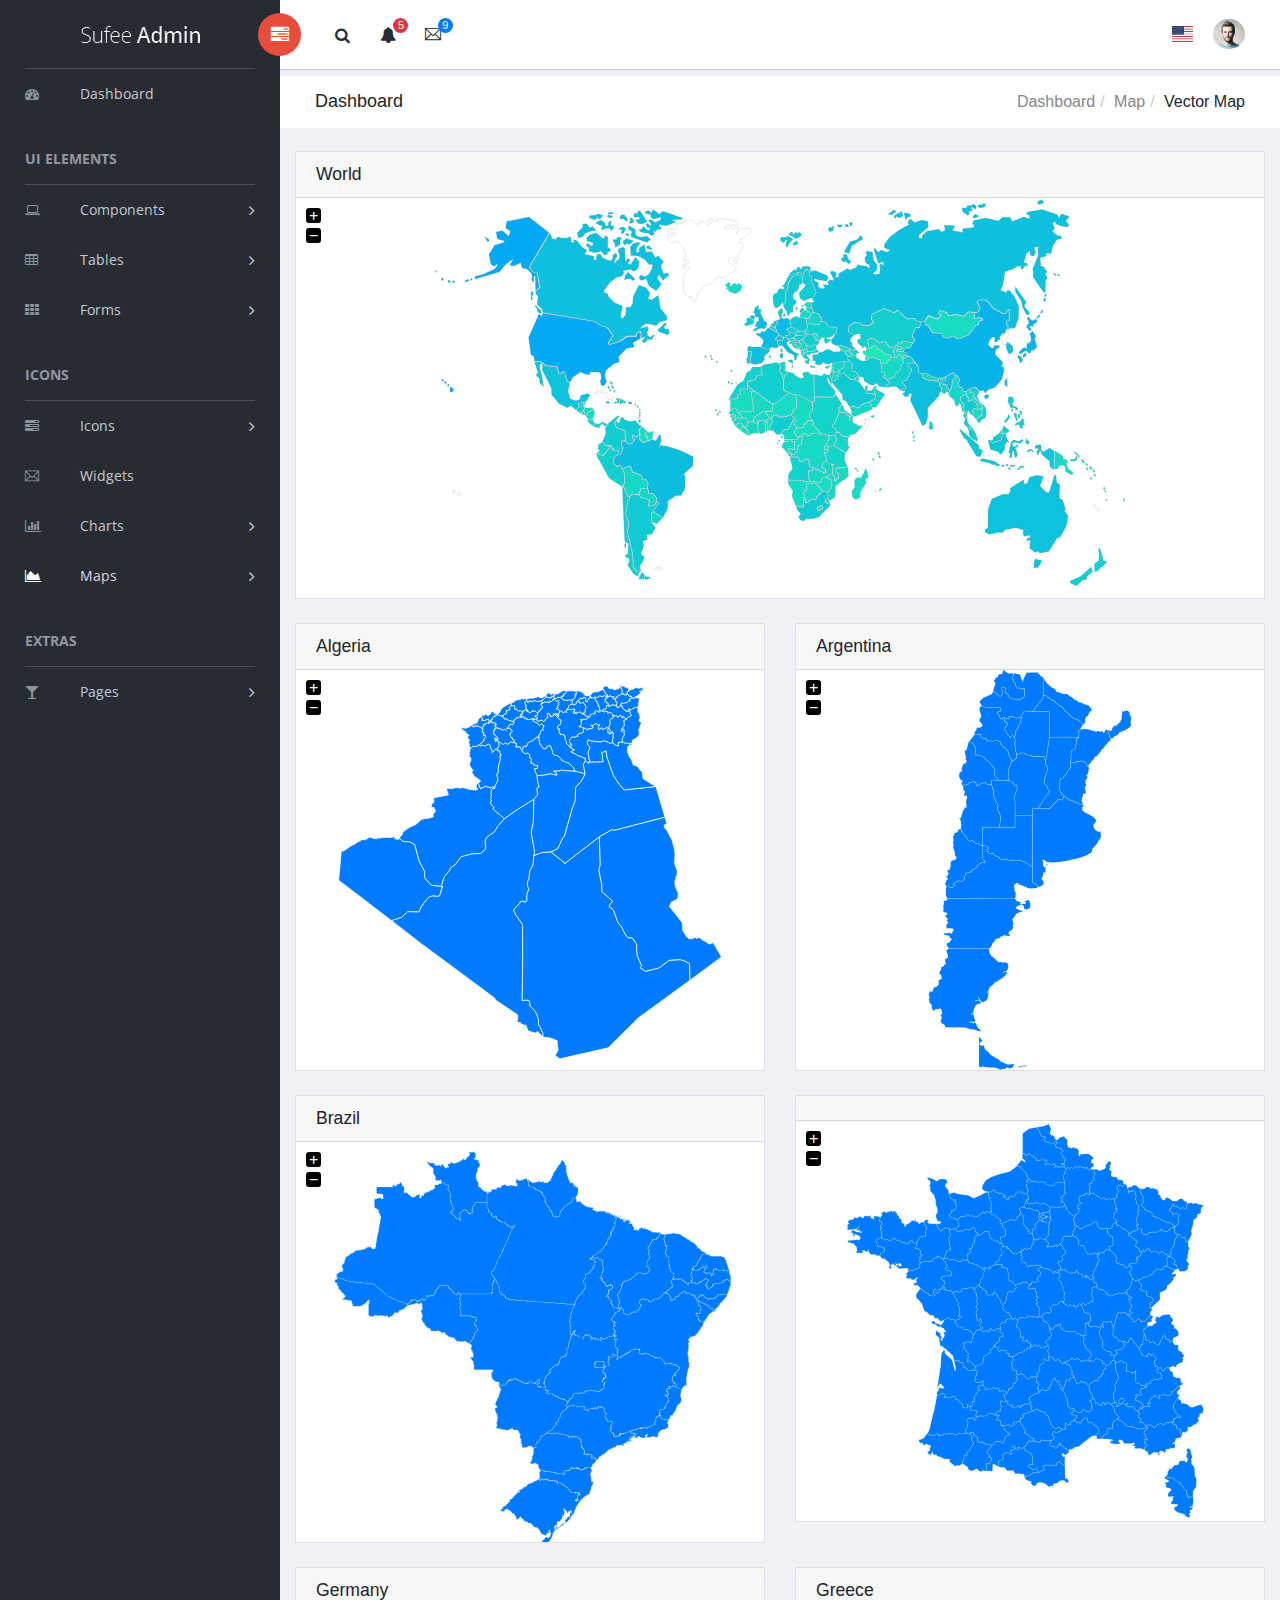
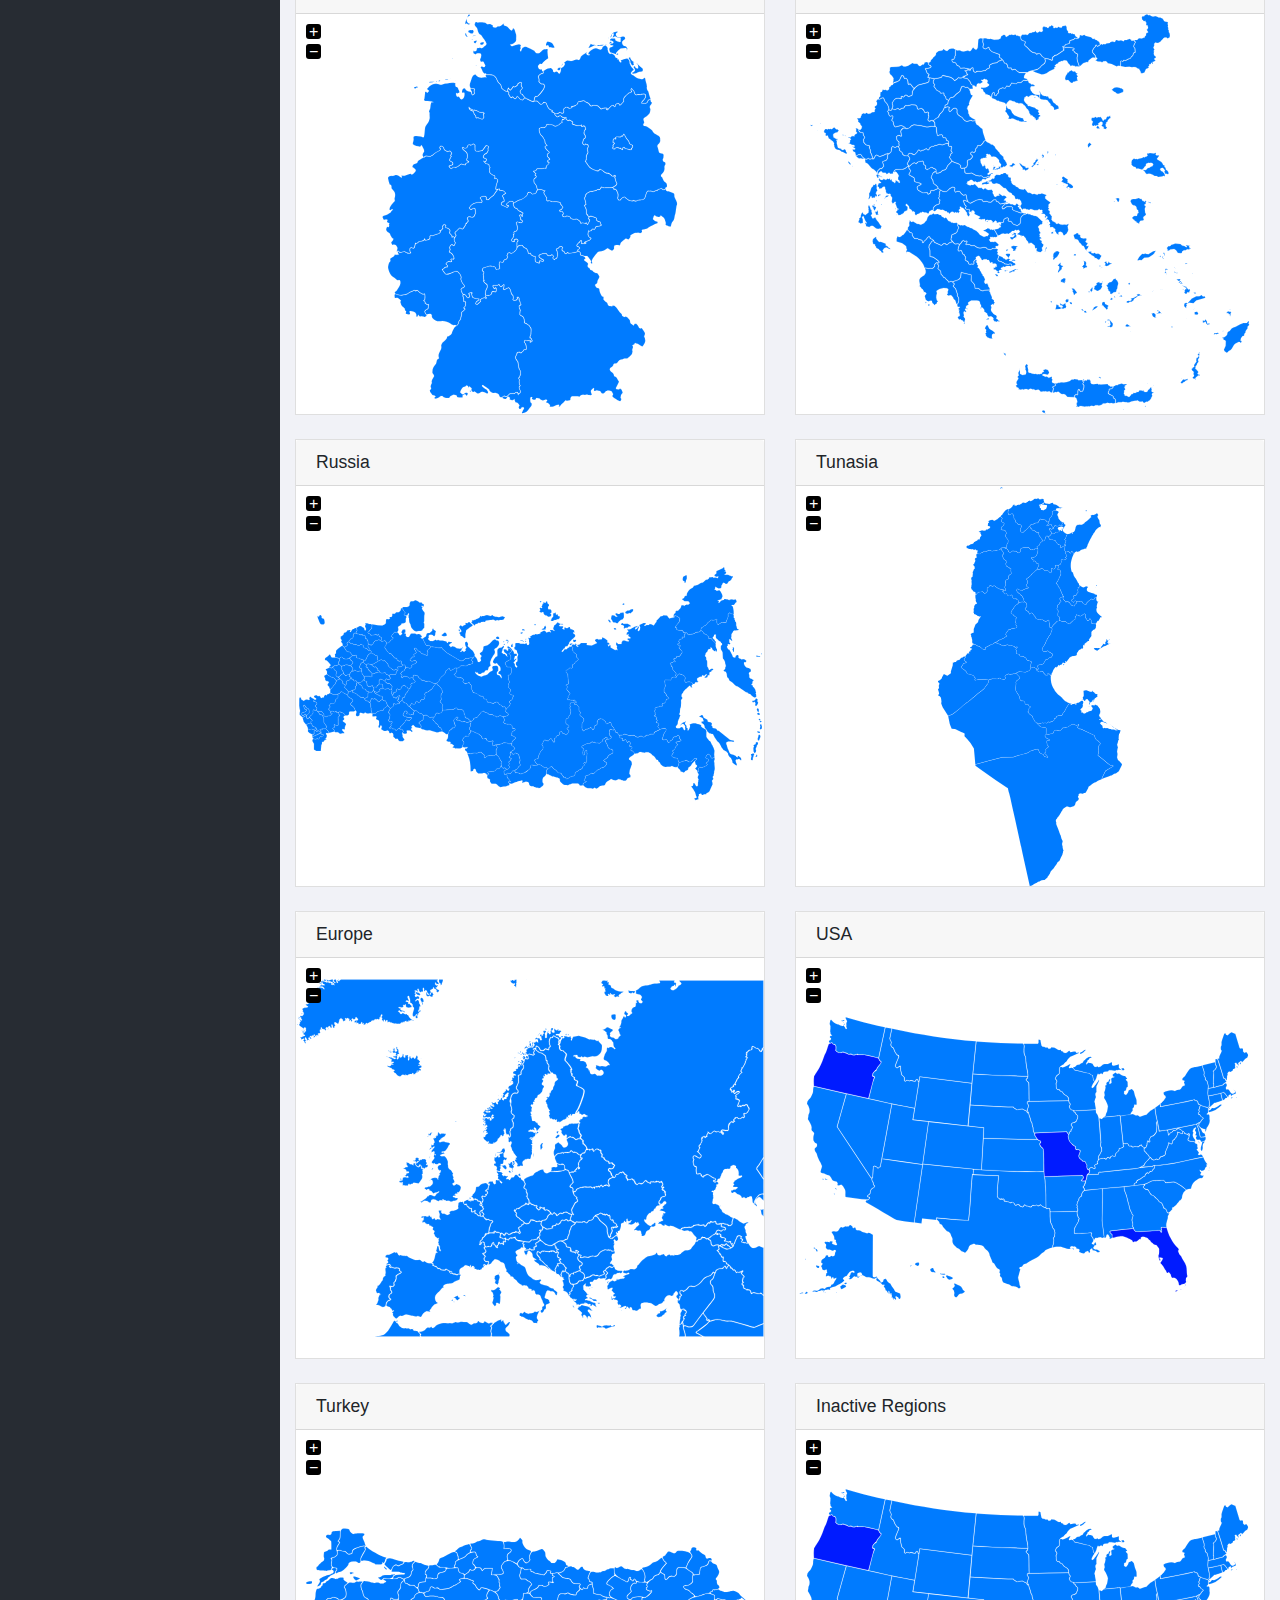
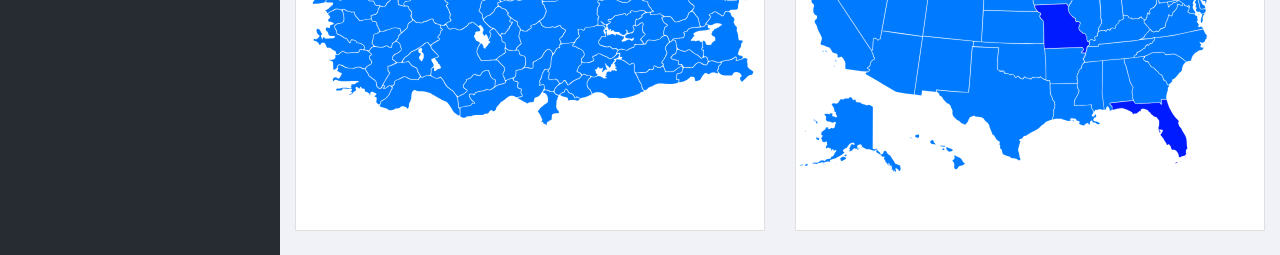
<file: maps-vector.html>
<!doctype html>
<!--[if lt IE 7]>      <html class="no-js lt-ie9 lt-ie8 lt-ie7" lang=""> <![endif]-->
<!--[if IE 7]>         <html class="no-js lt-ie9 lt-ie8" lang=""> <![endif]-->
<!--[if IE 8]>         <html class="no-js lt-ie9" lang=""> <![endif]-->
<!--[if gt IE 8]><!--> <html class="no-js" lang=""> <!--<![endif]-->
<head>
    <meta charset="utf-8">
    <meta http-equiv="X-UA-Compatible" content="IE=edge">
    <title>Sufee Admin - HTML5 Admin Template</title>
    <meta name="description" content="Sufee Admin - HTML5 Admin Template">
    <meta name="viewport" content="width=device-width, initial-scale=1">

    <link rel="apple-touch-icon" href="apple-icon.png">
    <link rel="shortcut icon" href="favicon.ico">

    <link rel="stylesheet" href="assets/css/normalize.css">
    <link rel="stylesheet" href="assets/css/bootstrap.min.css">
    <link rel="stylesheet" href="assets/css/font-awesome.min.css">
    <link rel="stylesheet" href="assets/css/themify-icons.css">
    <link rel="stylesheet" href="assets/css/flag-icon.min.css">
    <link rel="stylesheet" href="assets/css/cs-skin-elastic.css">

    <link href="assets/css/lib/vector-map/jqvmap.min.css" rel="stylesheet">
    <link rel="stylesheet" href="assets/scss/style.css">

    <link href='https://fonts.googleapis.com/css?family=Open+Sans:400,600,700,800' rel='stylesheet' type='text/css'>

    <!-- <script type="text/javascript" src="https://cdn.jsdelivr.net/html5shiv/3.7.3/html5shiv.min.js"></script> -->

</head>
<body>
        <!-- Left Panel -->

    <aside id="left-panel" class="left-panel">
        <nav class="navbar navbar-expand-sm navbar-default">

            <div class="navbar-header">
                <button class="navbar-toggler" type="button" data-toggle="collapse" data-target="#main-menu" aria-controls="main-menu" aria-expanded="false" aria-label="Toggle navigation">
                    <i class="fa fa-bars"></i>
                </button>
                <a class="navbar-brand" href="./"><img src="images/logo.png" alt="Logo"></a>
                <a class="navbar-brand hidden" href="./"><img src="images/logo2.png" alt="Logo"></a>
            </div>

            <div id="main-menu" class="main-menu collapse navbar-collapse">
                <ul class="nav navbar-nav">
                    <li>
                        <a href="index.html"> <i class="menu-icon fa fa-dashboard"></i>Dashboard </a>
                    </li>
                    <h3 class="menu-title">UI elements</h3><!-- /.menu-title -->
                    <li class="menu-item-has-children dropdown">
                        <a href="#" class="dropdown-toggle" data-toggle="dropdown" aria-haspopup="true" aria-expanded="false"> <i class="menu-icon fa fa-laptop"></i>Components</a>
                        <ul class="sub-menu children dropdown-menu">
                            <li><i class="fa fa-puzzle-piece"></i><a href="ui-buttons.html">Buttons</a></li>
                            <li><i class="fa fa-id-badge"></i><a href="ui-badges.html">Badges</a></li>
                            <li><i class="fa fa-bars"></i><a href="ui-tabs.html">Tabs</a></li>
                            <li><i class="fa fa-share-square-o"></i><a href="ui-social-buttons.html">Social Buttons</a></li>
                            <li><i class="fa fa-id-card-o"></i><a href="ui-cards.html">Cards</a></li>
                            <li><i class="fa fa-exclamation-triangle"></i><a href="ui-alerts.html">Alerts</a></li>
                            <li><i class="fa fa-spinner"></i><a href="ui-progressbar.html">Progress Bars</a></li>
                            <li><i class="fa fa-fire"></i><a href="ui-modals.html">Modals</a></li>
                            <li><i class="fa fa-book"></i><a href="ui-switches.html">Switches</a></li>
                            <li><i class="fa fa-th"></i><a href="ui-grids.html">Grids</a></li>
                            <li><i class="fa fa-file-word-o"></i><a href="ui-typgraphy.html">Typography</a></li>
                        </ul>
                    </li>
                    <li class="menu-item-has-children dropdown">
                        <a href="#" class="dropdown-toggle" data-toggle="dropdown" aria-haspopup="true" aria-expanded="false"> <i class="menu-icon fa fa-table"></i>Tables</a>
                        <ul class="sub-menu children dropdown-menu">
                            <li><i class="fa fa-table"></i><a href="tables-basic.html">Basic Table</a></li>
                            <li><i class="fa fa-table"></i><a href="tables-data.html">Data Table</a></li>
                        </ul>
                    </li>
                    <li class="menu-item-has-children dropdown">
                        <a href="#" class="dropdown-toggle" data-toggle="dropdown" aria-haspopup="true" aria-expanded="false"> <i class="menu-icon fa fa-th"></i>Forms</a>
                        <ul class="sub-menu children dropdown-menu">
                            <li><i class="menu-icon fa fa-th"></i><a href="forms-basic.html">Basic Form</a></li>
                            <li><i class="menu-icon fa fa-th"></i><a href="forms-advanced.html">Advanced Form</a></li>
                        </ul>
                    </li>

                    <h3 class="menu-title">Icons</h3><!-- /.menu-title -->

                    <li class="menu-item-has-children dropdown">
                        <a href="#" class="dropdown-toggle" data-toggle="dropdown" aria-haspopup="true" aria-expanded="false"> <i class="menu-icon fa fa-tasks"></i>Icons</a>
                        <ul class="sub-menu children dropdown-menu">
                            <li><i class="menu-icon fa fa-fort-awesome"></i><a href="font-fontawesome.html">Font Awesome</a></li>
                            <li><i class="menu-icon ti-themify-logo"></i><a href="font-themify.html">Themefy Icons</a></li>
                        </ul>
                    </li>
                    <li>
                        <a href="widgets.html"> <i class="menu-icon ti-email"></i>Widgets </a>
                    </li>
                    <li class="menu-item-has-children dropdown">
                        <a href="#" class="dropdown-toggle" data-toggle="dropdown" aria-haspopup="true" aria-expanded="false"> <i class="menu-icon fa fa-bar-chart"></i>Charts</a>
                        <ul class="sub-menu children dropdown-menu">
                            <li><i class="menu-icon fa fa-line-chart"></i><a href="charts-chartjs.html">Chart JS</a></li>
                            <li><i class="menu-icon fa fa-area-chart"></i><a href="charts-flot.html">Flot Chart</a></li>
                            <li><i class="menu-icon fa fa-pie-chart"></i><a href="charts-peity.html">Peity Chart</a></li>
                        </ul>
                    </li>

                    <li class="menu-item-has-children active dropdown">
                        <a href="#" class="dropdown-toggle" data-toggle="dropdown" aria-haspopup="true" aria-expanded="false"> <i class="menu-icon fa fa-area-chart"></i>Maps</a>
                        <ul class="sub-menu children dropdown-menu">
                            <li><i class="menu-icon fa fa-map-o"></i><a href="maps-gmap.html">Google Maps</a></li>
                            <li><i class="menu-icon fa fa-street-view"></i><a href="maps-vector.html">Vector Maps</a></li>
                        </ul>
                    </li>
                    <h3 class="menu-title">Extras</h3><!-- /.menu-title -->
                    <li class="menu-item-has-children dropdown">
                        <a href="#" class="dropdown-toggle" data-toggle="dropdown" aria-haspopup="true" aria-expanded="false"> <i class="menu-icon fa fa-glass"></i>Pages</a>
                        <ul class="sub-menu children dropdown-menu">
                            <li><i class="menu-icon fa fa-sign-in"></i><a href="page-login.html">Login</a></li>
                            <li><i class="menu-icon fa fa-sign-in"></i><a href="page-register.html">Register</a></li>
                            <li><i class="menu-icon fa fa-paper-plane"></i><a href="pages-forget.html">Forget Pass</a></li>
                        </ul>
                    </li>
                </ul>
            </div><!-- /.navbar-collapse -->
        </nav>
    </aside><!-- /#left-panel -->

    <!-- Left Panel -->

    <!-- Right Panel -->

    <div id="right-panel" class="right-panel">

        <!-- Header-->
        <header id="header" class="header">

            <div class="header-menu">

                <div class="col-sm-7">
                    <a id="menuToggle" class="menutoggle pull-left"><i class="fa fa fa-tasks"></i></a>
                    <div class="header-left">
                        <button class="search-trigger"><i class="fa fa-search"></i></button>
                        <div class="form-inline">
                            <form class="search-form">
                                <input class="form-control mr-sm-2" type="text" placeholder="Search ..." aria-label="Search">
                                <button class="search-close" type="submit"><i class="fa fa-close"></i></button>
                            </form>
                        </div>

                        <div class="dropdown for-notification">
                          <button class="btn btn-secondary dropdown-toggle" type="button" id="notification" data-toggle="dropdown" aria-haspopup="true" aria-expanded="false">
                            <i class="fa fa-bell"></i>
                            <span class="count bg-danger">5</span>
                          </button>
                          <div class="dropdown-menu" aria-labelledby="notification">
                            <p class="red">You have 3 Notification</p>
                            <a class="dropdown-item media bg-flat-color-1" href="#">
                                <i class="fa fa-check"></i>
                                <p>Server #1 overloaded.</p>
                            </a>
                            <a class="dropdown-item media bg-flat-color-4" href="#">
                                <i class="fa fa-info"></i>
                                <p>Server #2 overloaded.</p>
                            </a>
                            <a class="dropdown-item media bg-flat-color-5" href="#">
                                <i class="fa fa-warning"></i>
                                <p>Server #3 overloaded.</p>
                            </a>
                          </div>
                        </div>

                        <div class="dropdown for-message">
                          <button class="btn btn-secondary dropdown-toggle" type="button"
                                id="message"
                                data-toggle="dropdown" aria-haspopup="true" aria-expanded="false">
                            <i class="ti-email"></i>
                            <span class="count bg-primary">9</span>
                          </button>
                          <div class="dropdown-menu" aria-labelledby="message">
                            <p class="red">You have 4 Mails</p>
                            <a class="dropdown-item media bg-flat-color-1" href="#">
                                <span class="photo media-left"><img alt="avatar" src="images/avatar/1.jpg"></span>
                                <span class="message media-body">
                                    <span class="name float-left">Jonathan Smith</span>
                                    <span class="time float-right">Just now</span>
                                        <p>Hello, this is an example msg</p>
                                </span>
                            </a>
                            <a class="dropdown-item media bg-flat-color-4" href="#">
                                <span class="photo media-left"><img alt="avatar" src="images/avatar/2.jpg"></span>
                                <span class="message media-body">
                                    <span class="name float-left">Jack Sanders</span>
                                    <span class="time float-right">5 minutes ago</span>
                                        <p>Lorem ipsum dolor sit amet, consectetur</p>
                                </span>
                            </a>
                            <a class="dropdown-item media bg-flat-color-5" href="#">
                                <span class="photo media-left"><img alt="avatar" src="images/avatar/3.jpg"></span>
                                <span class="message media-body">
                                    <span class="name float-left">Cheryl Wheeler</span>
                                    <span class="time float-right">10 minutes ago</span>
                                        <p>Hello, this is an example msg</p>
                                </span>
                            </a>
                            <a class="dropdown-item media bg-flat-color-3" href="#">
                                <span class="photo media-left"><img alt="avatar" src="images/avatar/4.jpg"></span>
                                <span class="message media-body">
                                    <span class="name float-left">Rachel Santos</span>
                                    <span class="time float-right">15 minutes ago</span>
                                        <p>Lorem ipsum dolor sit amet, consectetur</p>
                                </span>
                            </a>
                          </div>
                        </div>
                    </div>
                </div>

                <div class="col-sm-5">
                    <div class="user-area dropdown float-right">
                        <a href="#" class="dropdown-toggle" data-toggle="dropdown" aria-haspopup="true" aria-expanded="false">
                            <img class="user-avatar rounded-circle" src="images/admin.jpg" alt="User Avatar">
                        </a>

                        <div class="user-menu dropdown-menu">
                                <a class="nav-link" href="#"><i class="fa fa- user"></i>My Profile</a>

                                <a class="nav-link" href="#"><i class="fa fa- user"></i>Notifications <span class="count">13</span></a>

                                <a class="nav-link" href="#"><i class="fa fa -cog"></i>Settings</a>

                                <a class="nav-link" href="#"><i class="fa fa-power -off"></i>Logout</a>
                        </div>
                    </div>

                    <div class="language-select dropdown" id="language-select">
                        <a class="dropdown-toggle" href="#" data-toggle="dropdown"  id="language" aria-haspopup="true" aria-expanded="true">
                            <i class="flag-icon flag-icon-us"></i>
                        </a>
                        <div class="dropdown-menu" aria-labelledby="language" >
                            <div class="dropdown-item">
                                <span class="flag-icon flag-icon-fr"></span>
                            </div>
                            <div class="dropdown-item">
                                <i class="flag-icon flag-icon-es"></i>
                            </div>
                            <div class="dropdown-item">
                                <i class="flag-icon flag-icon-us"></i>
                            </div>
                            <div class="dropdown-item">
                                <i class="flag-icon flag-icon-it"></i>
                            </div>
                        </div>
                    </div>

                </div>
            </div>

        </header><!-- /header -->
        <!-- Header-->

        <div class="breadcrumbs">
            <div class="col-sm-4">
                <div class="page-header float-left">
                    <div class="page-title">
                        <h1>Dashboard</h1>
                    </div>
                </div>
            </div>
            <div class="col-sm-8">
                <div class="page-header float-right">
                    <div class="page-title">
                        <ol class="breadcrumb text-right">
                            <li><a href="#">Dashboard</a></li>
                            <li><a href="#">Map</a></li>
                            <li class="active">Vector map</li>
                        </ol>
                    </div>
                </div>
            </div>
        </div>

        <div class="content mt-3">
            <div class="animated fadeIn">

                 <div class="row">
                        <div class="col-lg-12">
                            <div class="card">
                                <div class="card-header">
                                    <h4>World</h4>
                                </div>
                                <div class="Vector-map-js">
                                    <div id="vmap" class="vmap"></div>
                                </div>
                            </div>
                            <!-- /# card -->
                        </div>
                        <!-- /# column -->

                        <div class="col-lg-6">
                            <div class="card">
                                <div class="card-header">
                                    <h4>Algeria</h4>
                                </div>
                                <div class="Vector-map-js">
                                    <div id="vmap2" class="vmap"></div>
                                </div>
                            </div>
                            <!-- /# card -->
                        </div>
                        <!-- /# column -->

                        <div class="col-lg-6">
                            <div class="card">
                                <div class="card-header">
                                    <h4>Argentina</h4>
                                </div>
                                <div class="Vector-map-js">
                                    <div id="vmap3" class="vmap"></div>
                                </div>
                            </div>
                            <!-- /# card -->
                        </div>
                        <!-- /# column -->

                        <div class="col-lg-6">
                            <div class="card">
                                <div class="card-header">
                                    <h4>Brazil</h4>
                                </div>
                                <div class="Vector-map-js">
                                    <div id="vmap4" class="vmap"></div>
                                </div>
                            </div>
                            <!-- /# card -->
                        </div>
                        <!-- /# column -->

                        <div class="col-lg-6">
                            <div class="card">
                                <div class="card-header">
                                </div>
                                <div class="Vector-map-js">
                                    <div id="vmap5" class="vmap"></div>
                                </div>
                            </div>
                            <!-- /# card -->
                        </div>
                        <!-- /# column -->

                        <div class="col-lg-6">
                            <div class="card">
                                <div class="card-header">
                                    <h4>Germany</h4>
                                </div>
                                <div class="Vector-map-js">
                                    <div id="vmap6" class="vmap"></div>
                                </div>
                            </div>
                            <!-- /# card -->
                        </div>
                        <!-- /# column -->

                        <div class="col-lg-6">
                            <div class="card">
                                <div class="card-header">
                                    <h4>Greece</h4>
                                </div>
                                <div class="Vector-map-js">
                                    <div id="vmap7" class="vmap"></div>
                                </div>
                            </div>
                            <!-- /# card -->
                        </div>
                        <!-- /# column -->

                        <div class="col-lg-6">
                            <div class="card">
                                <div class="card-header">
                                    <h4>Russia</h4>
                                </div>
                                <div class="Vector-map-js">
                                    <div id="vmap10" class="vmap"></div>
                                </div>
                            </div>
                            <!-- /# card -->
                        </div>
                        <!-- /# column -->

                        <div class="col-lg-6">
                            <div class="card">
                                <div class="card-header">
                                    <h4>Tunasia</h4>
                                </div>
                                <div class="Vector-map-js">
                                    <div id="vmap11" class="vmap"></div>
                                </div>
                            </div>
                            <!-- /# card -->
                        </div>
                        <!-- /# column -->

                        <div class="col-lg-6">
                            <div class="card">
                                <div class="card-header">
                                    <h4>Europe</h4>
                                </div>
                                <div class="Vector-map-js">
                                    <div id="vmap12" class="vmap"></div>
                                </div>
                            </div>
                            <!-- /# card -->
                        </div>
                        <!-- /# column -->

                        <div class="col-lg-6">
                            <div class="card">
                                <div class="card-header">
                                    <h4>USA</h4>
                                </div>
                                <div class="Vector-map-js">
                                    <div id="vmap13" class="vmap"></div>
                                </div>
                            </div>
                            <!-- /# card -->
                        </div>
                        <!-- /# column -->

                        <div class="col-lg-6">
                            <div class="card">
                                <div class="card-header">
                                    <h4>Turkey</h4>
                                </div>
                                <div class="Vector-map-js">
                                    <div id="vmap14" class="vmap"></div>
                                </div>
                            </div>
                            <!-- /# card -->
                        </div>
                        <!-- /# column -->

                        <div class="col-lg-6">
                            <div class="card">
                                <div class="card-header">
                                    <h4>Inactive Regions</h4>
                                </div>
                                <div class="Vector-map-js">
                                    <div id="vmap15" class="vmap"></div>
                                </div>
                            </div>
                            <!-- /# card -->
                        </div>
                        <!-- /# column -->



                    </div>
                    <!-- /# row -->


            </div><!-- .animated -->
        </div><!-- .content -->


    </div><!-- /#right-panel -->

    <!-- Right Panel -->


    <script src="assets/js/vendor/jquery-2.1.4.min.js"></script>
    <script src="assets/js/popper.min.js"></script>
    <script src="assets/js/plugins.js"></script>
    <script src="assets/js/main.js"></script>

    <script src="assets/js/lib/vector-map/jquery.vmap.js"></script>
    <!-- scripit init-->
    <script src="assets/js/lib/vector-map/jquery.vmap.min.js"></script>
    <!-- scripit init-->
    <script src="assets/js/lib/vector-map/jquery.vmap.sampledata.js"></script>
    <!-- scripit init-->
    <script src="assets/js/lib/vector-map/country/jquery.vmap.world.js"></script>
    <!-- scripit init-->
    <script src="assets/js/lib/vector-map/country/jquery.vmap.algeria.js"></script>
    <!-- scripit init-->
    <script src="assets/js/lib/vector-map/country/jquery.vmap.argentina.js"></script>
    <!-- scripit init-->
    <script src="assets/js/lib/vector-map/country/jquery.vmap.brazil.js"></script>
    <!-- scripit init-->
    <script src="assets/js/lib/vector-map/country/jquery.vmap.france.js"></script>
    <!-- scripit init-->
    <script src="assets/js/lib/vector-map/country/jquery.vmap.germany.js"></script>
    <!-- scripit init-->
    <script src="assets/js/lib/vector-map/country/jquery.vmap.greece.js"></script>
    <!-- scripit init-->
    <script src="assets/js/lib/vector-map/country/jquery.vmap.iran.js"></script>
    <!-- scripit init-->
    <script src="assets/js/lib/vector-map/country/jquery.vmap.iraq.js"></script>
    <!-- scripit init-->
    <script src="assets/js/lib/vector-map/country/jquery.vmap.russia.js"></script>
    <!-- scripit init-->
    <script src="assets/js/lib/vector-map/country/jquery.vmap.tunisia.js"></script>
    <!-- scripit init-->
    <script src="assets/js/lib/vector-map/country/jquery.vmap.europe.js"></script>
    <!-- scripit init-->
    <script src="assets/js/lib/vector-map/country/jquery.vmap.usa.js"></script>
    <!-- scripit init-->
    <script src="assets/js/lib/vector-map/country/jquery.vmap.turkey.js"></script>
    <!-- scripit init-->
    <script src="assets/js/lib/vector-map/vector.init.js"></script>




</body>
</html>
</file>
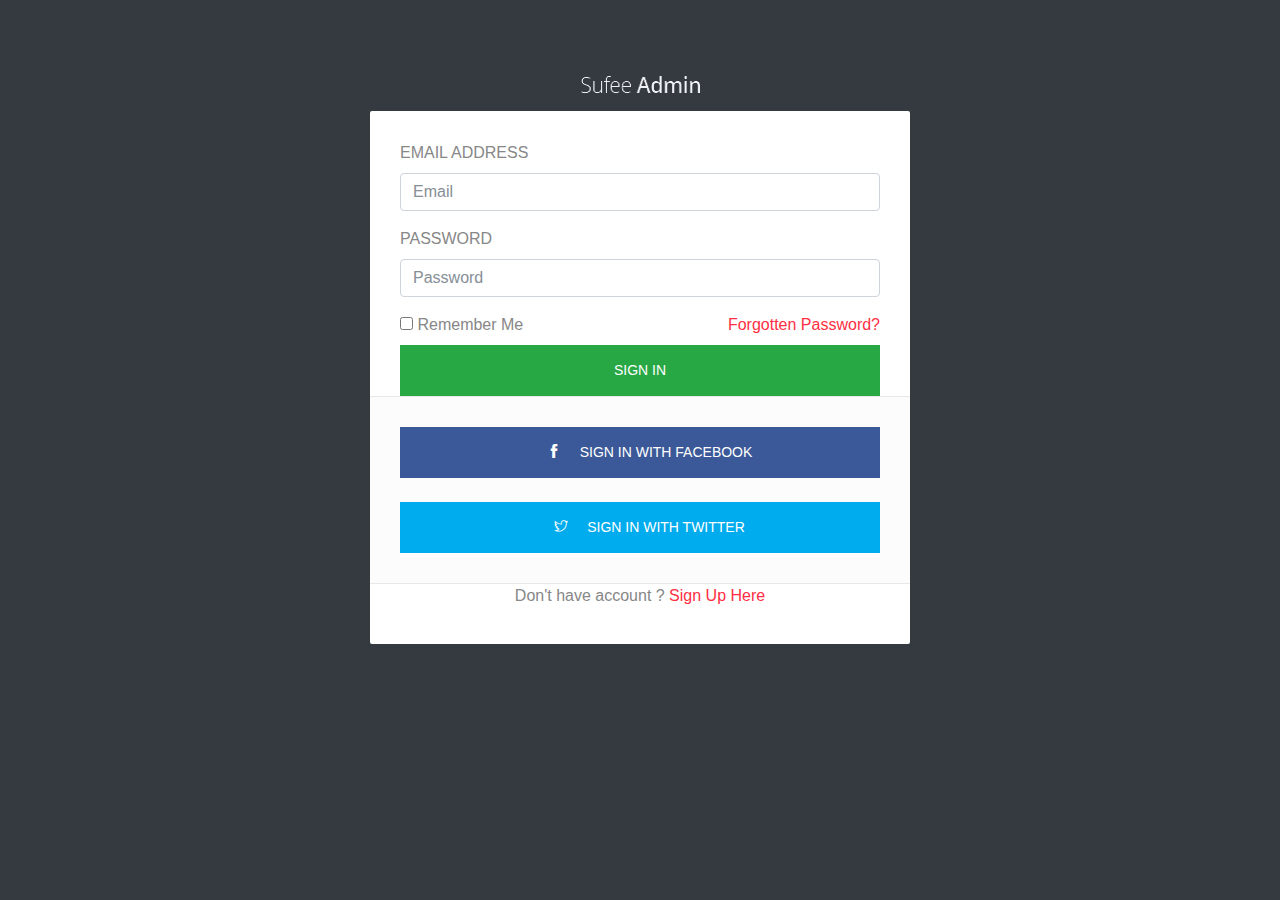
<file: page-login.html>
<!doctype html>
<!--[if lt IE 7]>      <html class="no-js lt-ie9 lt-ie8 lt-ie7" lang=""> <![endif]-->
<!--[if IE 7]>         <html class="no-js lt-ie9 lt-ie8" lang=""> <![endif]-->
<!--[if IE 8]>         <html class="no-js lt-ie9" lang=""> <![endif]-->
<!--[if gt IE 8]><!--> <html class="no-js" lang=""> <!--<![endif]-->
<head>
    <meta charset="utf-8">
    <meta http-equiv="X-UA-Compatible" content="IE=edge">
    <title>Sufee Admin - HTML5 Admin Template</title>
    <meta name="description" content="Sufee Admin - HTML5 Admin Template">
    <meta name="viewport" content="width=device-width, initial-scale=1">

    <link rel="apple-touch-icon" href="apple-icon.png">
    <link rel="shortcut icon" href="favicon.ico">

    <link rel="stylesheet" href="assets/css/normalize.css">
    <link rel="stylesheet" href="assets/css/bootstrap.min.css">
    <link rel="stylesheet" href="assets/css/font-awesome.min.css">
    <link rel="stylesheet" href="assets/css/themify-icons.css">
    <link rel="stylesheet" href="assets/css/flag-icon.min.css">
    <link rel="stylesheet" href="assets/css/cs-skin-elastic.css">
    <!-- <link rel="stylesheet" href="assets/css/bootstrap-select.less"> -->
    <link rel="stylesheet" href="assets/scss/style.css">

    <link href='https://fonts.googleapis.com/css?family=Open+Sans:400,600,700,800' rel='stylesheet' type='text/css'>

    <!-- <script type="text/javascript" src="https://cdn.jsdelivr.net/html5shiv/3.7.3/html5shiv.min.js"></script> -->

</head>
<body class="bg-dark">


    <div class="sufee-login d-flex align-content-center flex-wrap">
        <div class="container">
            <div class="login-content">
                <div class="login-logo">
                    <a href="index.html">
                        <img class="align-content" src="images/logo.png" alt="">
                    </a>
                </div>
                <div class="login-form">
                    <form>
                        <div class="form-group">
                            <label>Email address</label>
                            <input type="email" class="form-control" placeholder="Email">
                        </div>
                        <div class="form-group">
                            <label>Password</label>
                            <input type="password" class="form-control" placeholder="Password">
                        </div>
                        <div class="checkbox">
                            <label>
                                <input type="checkbox"> Remember Me
                            </label>
                            <label class="pull-right">
                                <a href="#">Forgotten Password?</a>
                            </label>

                        </div>
                        <button type="submit" class="btn btn-success btn-flat m-b-30 m-t-30">Sign in</button>
                        <div class="social-login-content">
                            <div class="social-button">
                                <button type="button" class="btn social facebook btn-flat btn-addon mb-3"><i class="ti-facebook"></i>Sign in with facebook</button>
                                <button type="button" class="btn social twitter btn-flat btn-addon mt-2"><i class="ti-twitter"></i>Sign in with twitter</button>
                            </div>
                        </div>
                        <div class="register-link m-t-15 text-center">
                            <p>Don't have account ? <a href="#"> Sign Up Here</a></p>
                        </div>
                    </form>
                </div>
            </div>
        </div>
    </div>


    <script src="assets/js/vendor/jquery-2.1.4.min.js"></script>
    <script src="assets/js/popper.min.js"></script>
    <script src="assets/js/plugins.js"></script>
    <script src="assets/js/main.js"></script>


</body>
</html>
</file>
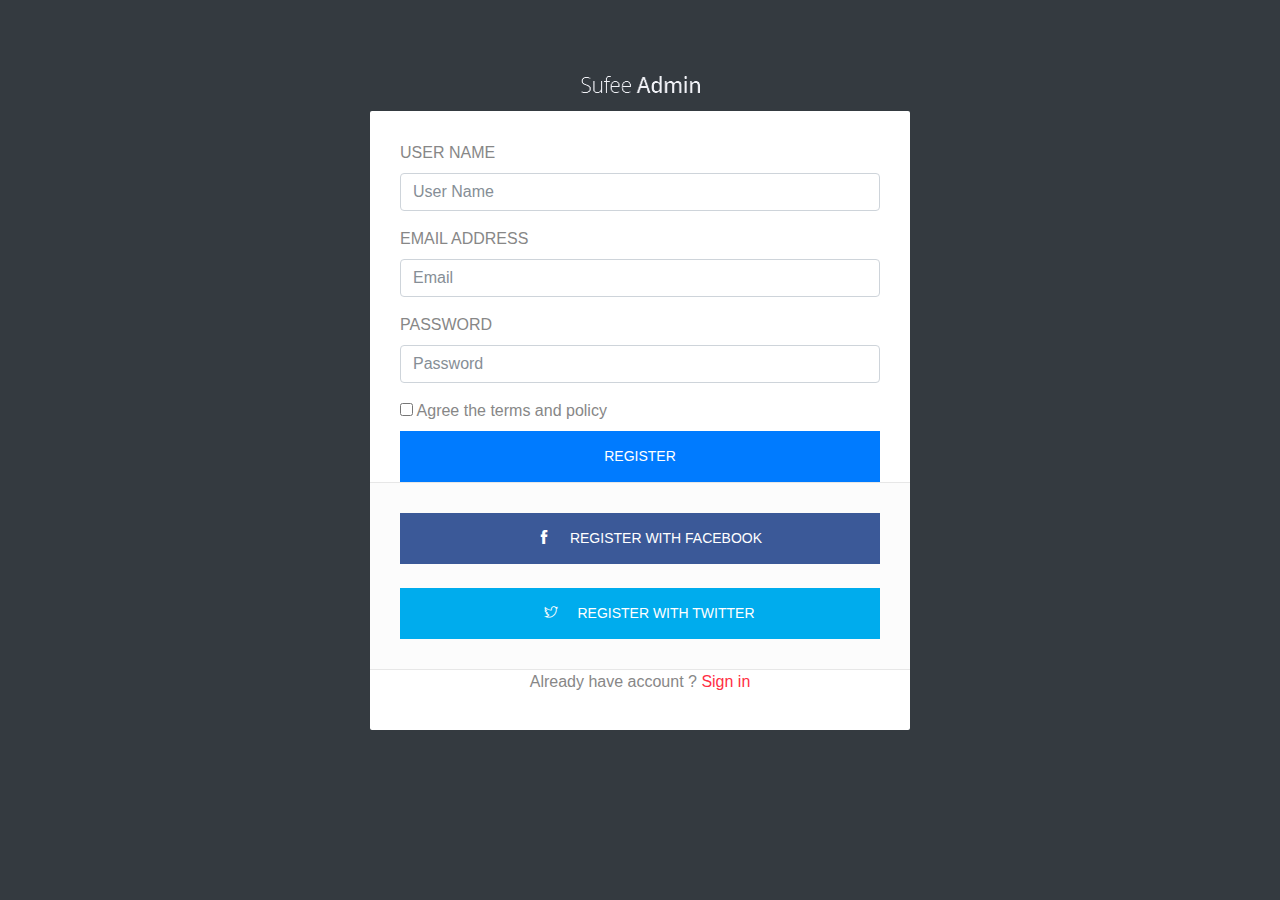
<file: page-register.html>
<!doctype html>
<!--[if lt IE 7]>      <html class="no-js lt-ie9 lt-ie8 lt-ie7" lang=""> <![endif]-->
<!--[if IE 7]>         <html class="no-js lt-ie9 lt-ie8" lang=""> <![endif]-->
<!--[if IE 8]>         <html class="no-js lt-ie9" lang=""> <![endif]-->
<!--[if gt IE 8]><!--> <html class="no-js" lang=""> <!--<![endif]-->
<head>
    <meta charset="utf-8">
    <meta http-equiv="X-UA-Compatible" content="IE=edge">
    <title>Sufee Admin - HTML5 Admin Template</title>
    <meta name="description" content="Sufee Admin - HTML5 Admin Template">
    <meta name="viewport" content="width=device-width, initial-scale=1">

    <link rel="apple-touch-icon" href="apple-icon.png">
    <link rel="shortcut icon" href="favicon.ico">

    <link rel="stylesheet" href="assets/css/normalize.css">
    <link rel="stylesheet" href="assets/css/bootstrap.min.css">
    <link rel="stylesheet" href="assets/css/font-awesome.min.css">
    <link rel="stylesheet" href="assets/css/themify-icons.css">
    <link rel="stylesheet" href="assets/css/flag-icon.min.css">
    <link rel="stylesheet" href="assets/css/cs-skin-elastic.css">
    <!-- <link rel="stylesheet" href="assets/css/bootstrap-select.less"> -->
    <link rel="stylesheet" href="assets/scss/style.css">

    <link href='https://fonts.googleapis.com/css?family=Open+Sans:400,600,700,800' rel='stylesheet' type='text/css'>

    <!-- <script type="text/javascript" src="https://cdn.jsdelivr.net/html5shiv/3.7.3/html5shiv.min.js"></script> -->

</head>
<body class="bg-dark">


    <div class="sufee-login d-flex align-content-center flex-wrap">
        <div class="container">
            <div class="login-content">
                <div class="login-logo">
                    <a href="index.html">
                        <img class="align-content" src="images/logo.png" alt="">
                    </a>
                </div>
                <div class="login-form">
                    <form>
                        <div class="form-group">
                            <label>User Name</label>
                            <input type="email" class="form-control" placeholder="User Name">
                        </div>
                        <div class="form-group">
                            <label>Email address</label>
                            <input type="email" class="form-control" placeholder="Email">
                        </div>
                        <div class="form-group">
                            <label>Password</label>
                            <input type="password" class="form-control" placeholder="Password">
                        </div>
                        <div class="checkbox">
                            <label>
                                <input type="checkbox"> Agree the terms and policy
                            </label>
                        </div>
                        <button type="submit" class="btn btn-primary btn-flat m-b-30 m-t-30">Register</button>
                        <div class="social-login-content">
                            <div class="social-button">
                                <button type="button" class="btn social facebook btn-flat btn-addon mb-3"><i class="ti-facebook"></i>Register with facebook</button>
                                <button type="button" class="btn social twitter btn-flat btn-addon mt-2"><i class="ti-twitter"></i>Register with twitter</button>
                            </div>
                        </div>
                        <div class="register-link m-t-15 text-center">
                            <p>Already have account ? <a href="#"> Sign in</a></p>
                        </div>
                    </form>
                </div>
            </div>
        </div>
    </div>


    <script src="assets/js/vendor/jquery-2.1.4.min.js"></script>
    <script src="assets/js/popper.min.js"></script>
    <script src="assets/js/plugins.js"></script>
    <script src="assets/js/main.js"></script>


</body>
</html>
</file>
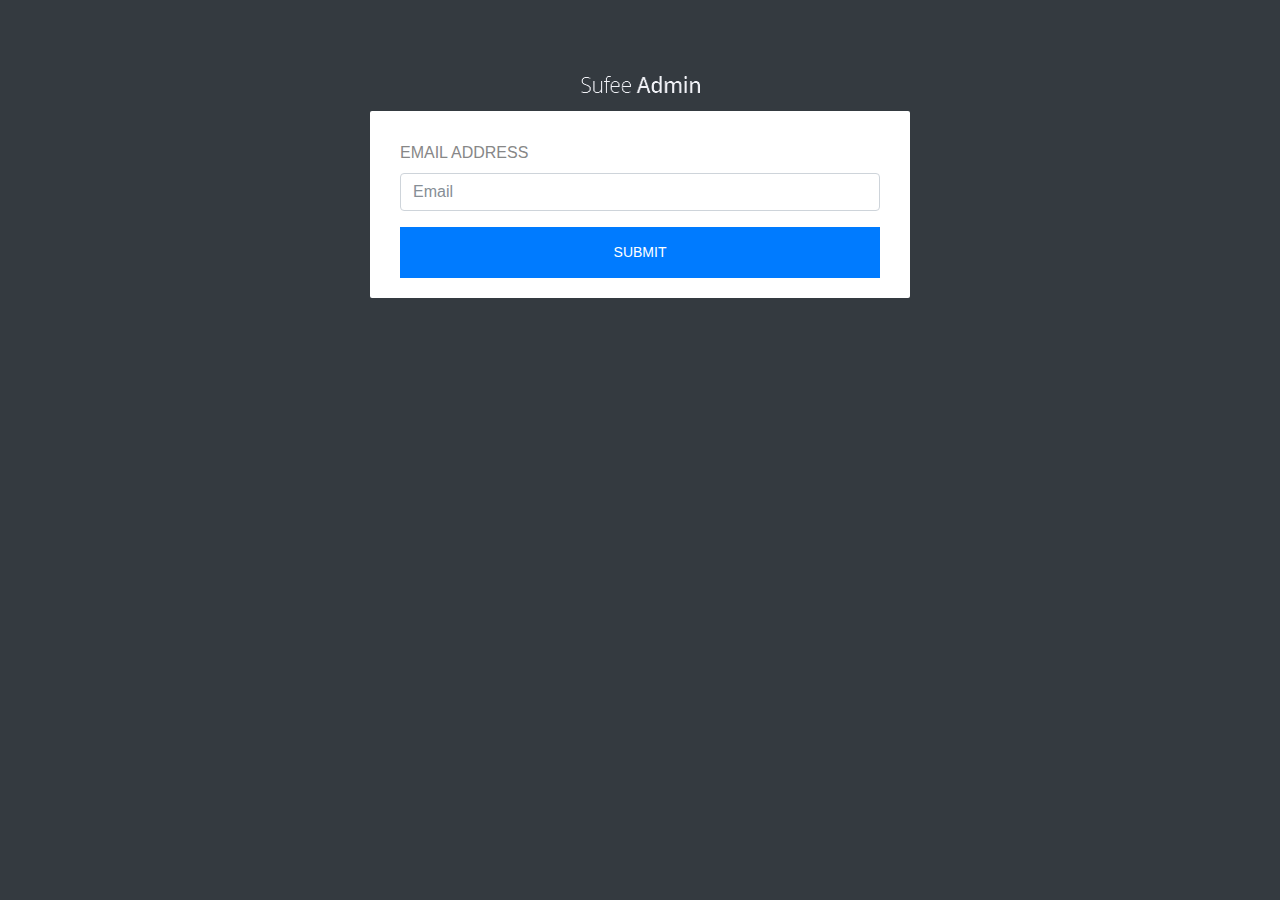
<file: pages-forget.html>
<!doctype html>
<!--[if lt IE 7]>      <html class="no-js lt-ie9 lt-ie8 lt-ie7" lang=""> <![endif]-->
<!--[if IE 7]>         <html class="no-js lt-ie9 lt-ie8" lang=""> <![endif]-->
<!--[if IE 8]>         <html class="no-js lt-ie9" lang=""> <![endif]-->
<!--[if gt IE 8]><!--> <html class="no-js" lang=""> <!--<![endif]-->
<head>
    <meta charset="utf-8">
    <meta http-equiv="X-UA-Compatible" content="IE=edge">
    <title>Sufee Admin - HTML5 Admin Template</title>
    <meta name="description" content="Sufee Admin - HTML5 Admin Template">
    <meta name="viewport" content="width=device-width, initial-scale=1">

    <link rel="apple-touch-icon" href="apple-icon.png">
    <link rel="shortcut icon" href="favicon.ico">

    <link rel="stylesheet" href="assets/css/normalize.css">
    <link rel="stylesheet" href="assets/css/bootstrap.min.css">
    <link rel="stylesheet" href="assets/css/font-awesome.min.css">
    <link rel="stylesheet" href="assets/css/themify-icons.css">
    <link rel="stylesheet" href="assets/css/flag-icon.min.css">
    <link rel="stylesheet" href="assets/css/cs-skin-elastic.css">
    <!-- <link rel="stylesheet" href="assets/css/bootstrap-select.less"> -->
    <link rel="stylesheet" href="assets/scss/style.css">

    <link href='https://fonts.googleapis.com/css?family=Open+Sans:400,600,700,800' rel='stylesheet' type='text/css'>

    <!-- <script type="text/javascript" src="https://cdn.jsdelivr.net/html5shiv/3.7.3/html5shiv.min.js"></script> -->

</head>
<body class="bg-dark">


    <div class="sufee-login d-flex align-content-center flex-wrap">
        <div class="container">
            <div class="login-content">
                <div class="login-logo">
                    <a href="index.html">
                        <img class="align-content" src="images/logo.png" alt="">
                    </a>
                </div>
                <div class="login-form">
                    <form>
                        <div class="form-group">
                            <label>Email address</label>
                            <input type="email" class="form-control" placeholder="Email">
                        </div>
                        <button type="submit" class="btn btn-primary btn-flat m-b-15">Submit</button>

                    </form>
                </div>
            </div>
        </div>
    </div>


    <script src="assets/js/vendor/jquery-2.1.4.min.js"></script>
    <script src="assets/js/popper.min.js"></script>
    <script src="assets/js/plugins.js"></script>
    <script src="assets/js/main.js"></script>


</body>
</html>
</file>
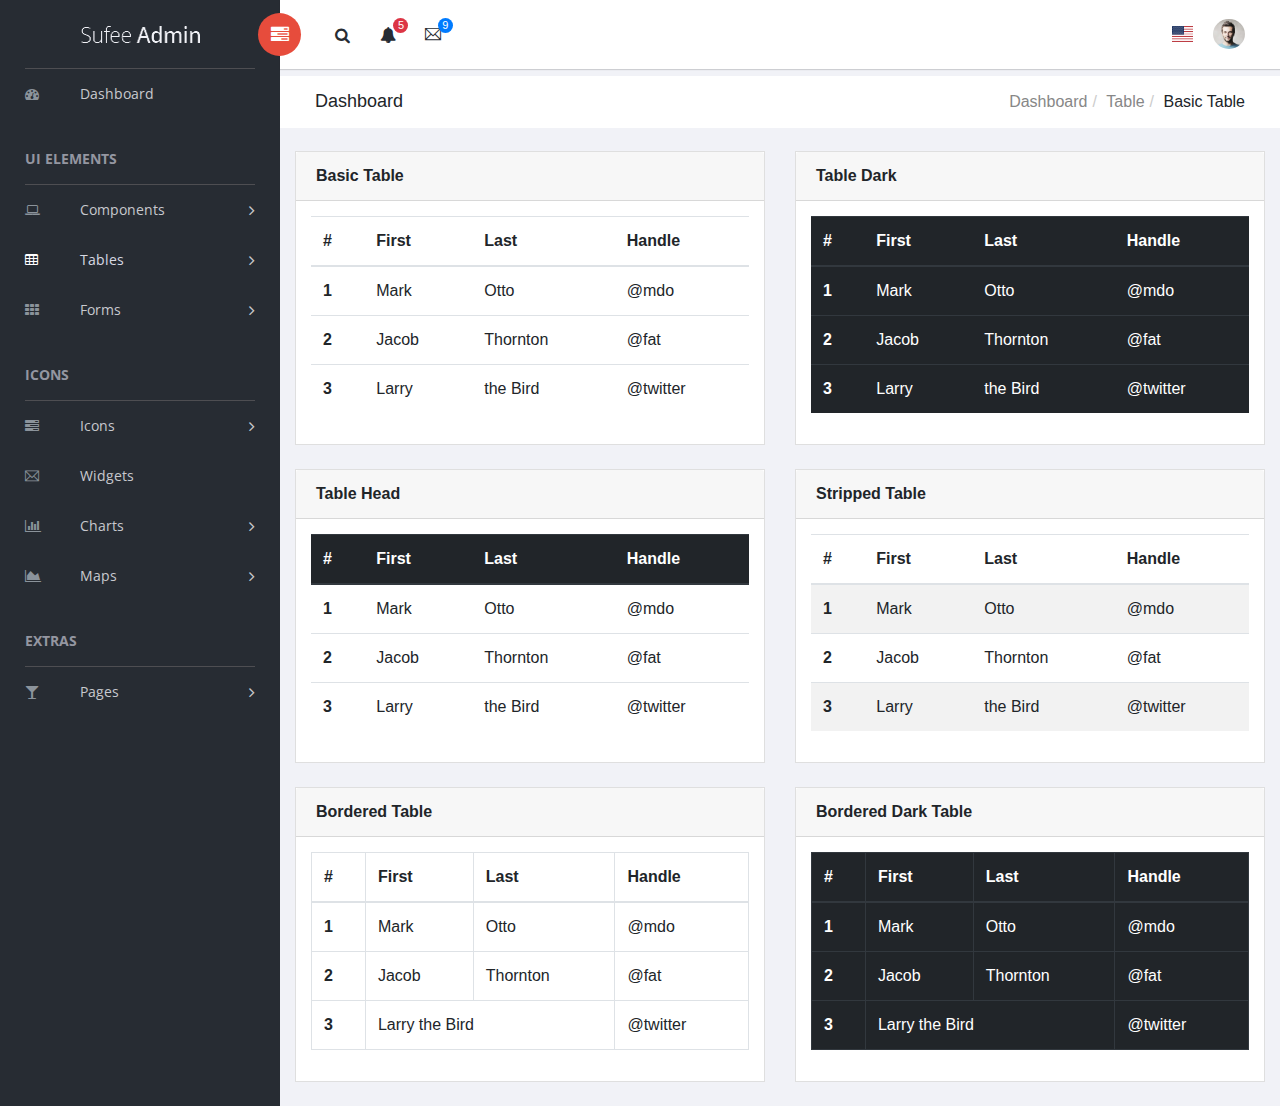
<file: tables-basic.html>
<!doctype html>
<!--[if lt IE 7]>      <html class="no-js lt-ie9 lt-ie8 lt-ie7" lang=""> <![endif]-->
<!--[if IE 7]>         <html class="no-js lt-ie9 lt-ie8" lang=""> <![endif]-->
<!--[if IE 8]>         <html class="no-js lt-ie9" lang=""> <![endif]-->
<!--[if gt IE 8]><!--> <html class="no-js" lang=""> <!--<![endif]-->
<head>
    <meta charset="utf-8">
    <meta http-equiv="X-UA-Compatible" content="IE=edge">
    <title>Sufee Admin - HTML5 Admin Template</title>
    <meta name="description" content="Sufee Admin - HTML5 Admin Template">
    <meta name="viewport" content="width=device-width, initial-scale=1">

    <link rel="apple-touch-icon" href="apple-icon.png">
    <link rel="shortcut icon" href="favicon.ico">

    <link rel="stylesheet" href="assets/css/normalize.css">
    <link rel="stylesheet" href="assets/css/bootstrap.min.css">
    <link rel="stylesheet" href="assets/css/font-awesome.min.css">
    <link rel="stylesheet" href="assets/css/themify-icons.css">
    <link rel="stylesheet" href="assets/css/flag-icon.min.css">
    <link rel="stylesheet" href="assets/css/cs-skin-elastic.css">
    <!-- <link rel="stylesheet" href="assets/css/bootstrap-select.less"> -->
    <link rel="stylesheet" href="assets/scss/style.css">

    <link href='https://fonts.googleapis.com/css?family=Open+Sans:400,600,700,800' rel='stylesheet' type='text/css'>

    <!-- <script type="text/javascript" src="https://cdn.jsdelivr.net/html5shiv/3.7.3/html5shiv.min.js"></script> -->

</head>
<body>
        <!-- Left Panel -->

    <aside id="left-panel" class="left-panel">
        <nav class="navbar navbar-expand-sm navbar-default">

            <div class="navbar-header">
                <button class="navbar-toggler" type="button" data-toggle="collapse" data-target="#main-menu" aria-controls="main-menu" aria-expanded="false" aria-label="Toggle navigation">
                    <i class="fa fa-bars"></i>
                </button>
                <a class="navbar-brand" href="./"><img src="images/logo.png" alt="Logo"></a>
                <a class="navbar-brand hidden" href="./"><img src="images/logo2.png" alt="Logo"></a>
            </div>

            <div id="main-menu" class="main-menu collapse navbar-collapse">
                <ul class="nav navbar-nav">
                    <li>
                        <a href="index.html"> <i class="menu-icon fa fa-dashboard"></i>Dashboard </a>
                    </li>
                    <h3 class="menu-title">UI elements</h3><!-- /.menu-title -->
                    <li class="menu-item-has-children dropdown">
                        <a href="#" class="dropdown-toggle" data-toggle="dropdown" aria-haspopup="true" aria-expanded="false"> <i class="menu-icon fa fa-laptop"></i>Components</a>
                        <ul class="sub-menu children dropdown-menu">
                            <li><i class="fa fa-puzzle-piece"></i><a href="ui-buttons.html">Buttons</a></li>
                            <li><i class="fa fa-id-badge"></i><a href="ui-badges.html">Badges</a></li>
                            <li><i class="fa fa-bars"></i><a href="ui-tabs.html">Tabs</a></li>
                            <li><i class="fa fa-share-square-o"></i><a href="ui-social-buttons.html">Social Buttons</a></li>
                            <li><i class="fa fa-id-card-o"></i><a href="ui-cards.html">Cards</a></li>
                            <li><i class="fa fa-exclamation-triangle"></i><a href="ui-alerts.html">Alerts</a></li>
                            <li><i class="fa fa-spinner"></i><a href="ui-progressbar.html">Progress Bars</a></li>
                            <li><i class="fa fa-fire"></i><a href="ui-modals.html">Modals</a></li>
                            <li><i class="fa fa-book"></i><a href="ui-switches.html">Switches</a></li>
                            <li><i class="fa fa-th"></i><a href="ui-grids.html">Grids</a></li>
                            <li><i class="fa fa-file-word-o"></i><a href="ui-typgraphy.html">Typography</a></li>
                        </ul>
                    </li>
                    <li class="menu-item-has-children active dropdown">
                        <a href="#" class="dropdown-toggle" data-toggle="dropdown" aria-haspopup="true" aria-expanded="false"> <i class="menu-icon fa fa-table"></i>Tables</a>
                        <ul class="sub-menu children dropdown-menu">
                            <li><i class="fa fa-table"></i><a href="tables-basic.html">Basic Table</a></li>
                            <li><i class="fa fa-table"></i><a href="tables-data.html">Data Table</a></li>
                        </ul>
                    </li>
                    <li class="menu-item-has-children dropdown">
                        <a href="#" class="dropdown-toggle" data-toggle="dropdown" aria-haspopup="true" aria-expanded="false"> <i class="menu-icon fa fa-th"></i>Forms</a>
                        <ul class="sub-menu children dropdown-menu">
                            <li><i class="menu-icon fa fa-th"></i><a href="forms-basic.html">Basic Form</a></li>
                            <li><i class="menu-icon fa fa-th"></i><a href="forms-advanced.html">Advanced Form</a></li>
                        </ul>
                    </li>

                    <h3 class="menu-title">Icons</h3><!-- /.menu-title -->

                    <li class="menu-item-has-children dropdown">
                        <a href="#" class="dropdown-toggle" data-toggle="dropdown" aria-haspopup="true" aria-expanded="false"> <i class="menu-icon fa fa-tasks"></i>Icons</a>
                        <ul class="sub-menu children dropdown-menu">
                            <li><i class="menu-icon fa fa-fort-awesome"></i><a href="font-fontawesome.html">Font Awesome</a></li>
                            <li><i class="menu-icon ti-themify-logo"></i><a href="font-themify.html">Themefy Icons</a></li>
                        </ul>
                    </li>
                    <li>
                        <a href="widgets.html"> <i class="menu-icon ti-email"></i>Widgets </a>
                    </li>
                    <li class="menu-item-has-children dropdown">
                        <a href="#" class="dropdown-toggle" data-toggle="dropdown" aria-haspopup="true" aria-expanded="false"> <i class="menu-icon fa fa-bar-chart"></i>Charts</a>
                        <ul class="sub-menu children dropdown-menu">
                            <li><i class="menu-icon fa fa-line-chart"></i><a href="charts-chartjs.html">Chart JS</a></li>
                            <li><i class="menu-icon fa fa-area-chart"></i><a href="charts-flot.html">Flot Chart</a></li>
                            <li><i class="menu-icon fa fa-pie-chart"></i><a href="charts-peity.html">Peity Chart</a></li>
                        </ul>
                    </li>

                    <li class="menu-item-has-children dropdown">
                        <a href="#" class="dropdown-toggle" data-toggle="dropdown" aria-haspopup="true" aria-expanded="false"> <i class="menu-icon fa fa-area-chart"></i>Maps</a>
                        <ul class="sub-menu children dropdown-menu">
                            <li><i class="menu-icon fa fa-map-o"></i><a href="maps-gmap.html">Google Maps</a></li>
                            <li><i class="menu-icon fa fa-street-view"></i><a href="maps-vector.html">Vector Maps</a></li>
                        </ul>
                    </li>
                    <h3 class="menu-title">Extras</h3><!-- /.menu-title -->
                    <li class="menu-item-has-children dropdown">
                        <a href="#" class="dropdown-toggle" data-toggle="dropdown" aria-haspopup="true" aria-expanded="false"> <i class="menu-icon fa fa-glass"></i>Pages</a>
                        <ul class="sub-menu children dropdown-menu">
                            <li><i class="menu-icon fa fa-sign-in"></i><a href="page-login.html">Login</a></li>
                            <li><i class="menu-icon fa fa-sign-in"></i><a href="page-register.html">Register</a></li>
                            <li><i class="menu-icon fa fa-paper-plane"></i><a href="pages-forget.html">Forget Pass</a></li>
                        </ul>
                    </li>
                </ul>
            </div><!-- /.navbar-collapse -->
        </nav>
    </aside><!-- /#left-panel -->

    <!-- Left Panel -->

    <!-- Right Panel -->

    <div id="right-panel" class="right-panel">

        <!-- Header-->
        <header id="header" class="header">

            <div class="header-menu">

                <div class="col-sm-7">
                    <a id="menuToggle" class="menutoggle pull-left"><i class="fa fa fa-tasks"></i></a>
                    <div class="header-left">
                        <button class="search-trigger"><i class="fa fa-search"></i></button>
                        <div class="form-inline">
                            <form class="search-form">
                                <input class="form-control mr-sm-2" type="text" placeholder="Search ..." aria-label="Search">
                                <button class="search-close" type="submit"><i class="fa fa-close"></i></button>
                            </form>
                        </div>

                        <div class="dropdown for-notification">
                          <button class="btn btn-secondary dropdown-toggle" type="button" id="notification" data-toggle="dropdown" aria-haspopup="true" aria-expanded="false">
                            <i class="fa fa-bell"></i>
                            <span class="count bg-danger">5</span>
                          </button>
                          <div class="dropdown-menu" aria-labelledby="notification">
                            <p class="red">You have 3 Notification</p>
                            <a class="dropdown-item media bg-flat-color-1" href="#">
                                <i class="fa fa-check"></i>
                                <p>Server #1 overloaded.</p>
                            </a>
                            <a class="dropdown-item media bg-flat-color-4" href="#">
                                <i class="fa fa-info"></i>
                                <p>Server #2 overloaded.</p>
                            </a>
                            <a class="dropdown-item media bg-flat-color-5" href="#">
                                <i class="fa fa-warning"></i>
                                <p>Server #3 overloaded.</p>
                            </a>
                          </div>
                        </div>

                        <div class="dropdown for-message">
                          <button class="btn btn-secondary dropdown-toggle" type="button"
                                id="message"
                                data-toggle="dropdown" aria-haspopup="true" aria-expanded="false">
                            <i class="ti-email"></i>
                            <span class="count bg-primary">9</span>
                          </button>
                          <div class="dropdown-menu" aria-labelledby="message">
                            <p class="red">You have 4 Mails</p>
                            <a class="dropdown-item media bg-flat-color-1" href="#">
                                <span class="photo media-left"><img alt="avatar" src="images/avatar/1.jpg"></span>
                                <span class="message media-body">
                                    <span class="name float-left">Jonathan Smith</span>
                                    <span class="time float-right">Just now</span>
                                        <p>Hello, this is an example msg</p>
                                </span>
                            </a>
                            <a class="dropdown-item media bg-flat-color-4" href="#">
                                <span class="photo media-left"><img alt="avatar" src="images/avatar/2.jpg"></span>
                                <span class="message media-body">
                                    <span class="name float-left">Jack Sanders</span>
                                    <span class="time float-right">5 minutes ago</span>
                                        <p>Lorem ipsum dolor sit amet, consectetur</p>
                                </span>
                            </a>
                            <a class="dropdown-item media bg-flat-color-5" href="#">
                                <span class="photo media-left"><img alt="avatar" src="images/avatar/3.jpg"></span>
                                <span class="message media-body">
                                    <span class="name float-left">Cheryl Wheeler</span>
                                    <span class="time float-right">10 minutes ago</span>
                                        <p>Hello, this is an example msg</p>
                                </span>
                            </a>
                            <a class="dropdown-item media bg-flat-color-3" href="#">
                                <span class="photo media-left"><img alt="avatar" src="images/avatar/4.jpg"></span>
                                <span class="message media-body">
                                    <span class="name float-left">Rachel Santos</span>
                                    <span class="time float-right">15 minutes ago</span>
                                        <p>Lorem ipsum dolor sit amet, consectetur</p>
                                </span>
                            </a>
                          </div>
                        </div>
                    </div>
                </div>

                <div class="col-sm-5">
                    <div class="user-area dropdown float-right">
                        <a href="#" class="dropdown-toggle" data-toggle="dropdown" aria-haspopup="true" aria-expanded="false">
                            <img class="user-avatar rounded-circle" src="images/admin.jpg" alt="User Avatar">
                        </a>

                        <div class="user-menu dropdown-menu">
                                <a class="nav-link" href="#"><i class="fa fa- user"></i>My Profile</a>

                                <a class="nav-link" href="#"><i class="fa fa- user"></i>Notifications <span class="count">13</span></a>

                                <a class="nav-link" href="#"><i class="fa fa -cog"></i>Settings</a>

                                <a class="nav-link" href="#"><i class="fa fa-power -off"></i>Logout</a>
                        </div>
                    </div>

                    <div class="language-select dropdown" id="language-select">
                        <a class="dropdown-toggle" href="#" data-toggle="dropdown"  id="language" aria-haspopup="true" aria-expanded="true">
                            <i class="flag-icon flag-icon-us"></i>
                        </a>
                        <div class="dropdown-menu" aria-labelledby="language" >
                            <div class="dropdown-item">
                                <span class="flag-icon flag-icon-fr"></span>
                            </div>
                            <div class="dropdown-item">
                                <i class="flag-icon flag-icon-es"></i>
                            </div>
                            <div class="dropdown-item">
                                <i class="flag-icon flag-icon-us"></i>
                            </div>
                            <div class="dropdown-item">
                                <i class="flag-icon flag-icon-it"></i>
                            </div>
                        </div>
                    </div>

                </div>
            </div>

        </header><!-- /header -->
        <!-- Header-->

        <div class="breadcrumbs">
            <div class="col-sm-4">
                <div class="page-header float-left">
                    <div class="page-title">
                        <h1>Dashboard</h1>
                    </div>
                </div>
            </div>
            <div class="col-sm-8">
                <div class="page-header float-right">
                    <div class="page-title">
                        <ol class="breadcrumb text-right">
                            <li><a href="#">Dashboard</a></li>
                            <li><a href="#">Table</a></li>
                            <li class="active">Basic table</li>
                        </ol>
                    </div>
                </div>
            </div>
        </div>

        <div class="content mt-3">
            <div class="animated fadeIn">
                <div class="row">
                <div class="col-lg-6">
                    <div class="card">
                        <div class="card-header">
                            <strong class="card-title">Basic Table</strong>
                        </div>
                        <div class="card-body">
                            <table class="table">
                              <thead>
                                <tr>
                                  <th scope="col">#</th>
                                  <th scope="col">First</th>
                                  <th scope="col">Last</th>
                                  <th scope="col">Handle</th>
                              </tr>
                          </thead>
                          <tbody>
                            <tr>
                              <th scope="row">1</th>
                              <td>Mark</td>
                              <td>Otto</td>
                              <td>@mdo</td>
                          </tr>
                          <tr>
                              <th scope="row">2</th>
                              <td>Jacob</td>
                              <td>Thornton</td>
                              <td>@fat</td>
                          </tr>
                          <tr>
                              <th scope="row">3</th>
                              <td>Larry</td>
                              <td>the Bird</td>
                              <td>@twitter</td>
                          </tr>
                      </tbody>
                  </table>
                        </div>
                    </div>
                </div>

                <div class="col-lg-6">
                    <div class="card">
                        <div class="card-header">
                            <strong class="card-title">Table Dark</strong>
                        </div>
                        <div class="card-body">
                            <table class="table table-dark">
                              <thead>
                                <tr>
                                  <th scope="col">#</th>
                                  <th scope="col">First</th>
                                  <th scope="col">Last</th>
                                  <th scope="col">Handle</th>
                                </tr>
                              </thead>
                              <tbody>
                                <tr>
                                  <th scope="row">1</th>
                                  <td>Mark</td>
                                  <td>Otto</td>
                                  <td>@mdo</td>
                                </tr>
                                <tr>
                                  <th scope="row">2</th>
                                  <td>Jacob</td>
                                  <td>Thornton</td>
                                  <td>@fat</td>
                                </tr>
                                <tr>
                                  <th scope="row">3</th>
                                  <td>Larry</td>
                                  <td>the Bird</td>
                                  <td>@twitter</td>
                                </tr>
                              </tbody>
                            </table>
                        </div>
                    </div>
                </div>

                <div class="col-lg-6">
                    <div class="card">
                        <div class="card-header">
                            <strong class="card-title">Table Head</strong>
                        </div>
                        <div class="card-body">
                            <table class="table">
                              <thead class="thead-dark">
                                <tr>
                                  <th scope="col">#</th>
                                  <th scope="col">First</th>
                                  <th scope="col">Last</th>
                                  <th scope="col">Handle</th>
                                </tr>
                              </thead>
                              <tbody>
                                <tr>
                                  <th scope="row">1</th>
                                  <td>Mark</td>
                                  <td>Otto</td>
                                  <td>@mdo</td>
                                </tr>
                                <tr>
                                  <th scope="row">2</th>
                                  <td>Jacob</td>
                                  <td>Thornton</td>
                                  <td>@fat</td>
                                </tr>
                                <tr>
                                  <th scope="row">3</th>
                                  <td>Larry</td>
                                  <td>the Bird</td>
                                  <td>@twitter</td>
                                </tr>
                              </tbody>
                            </table>

                        </div>
                    </div>
                </div>


                <div class="col-lg-6">
                    <div class="card">
                        <div class="card-header">
                            <strong class="card-title">Stripped Table</strong>
                        </div>
                        <div class="card-body">
                            <table class="table table-striped">
                              <thead>
                                <tr>
                                  <th scope="col">#</th>
                                  <th scope="col">First</th>
                                  <th scope="col">Last</th>
                                  <th scope="col">Handle</th>
                                </tr>
                              </thead>
                              <tbody>
                                <tr>
                                  <th scope="row">1</th>
                                  <td>Mark</td>
                                  <td>Otto</td>
                                  <td>@mdo</td>
                                </tr>
                                <tr>
                                  <th scope="row">2</th>
                                  <td>Jacob</td>
                                  <td>Thornton</td>
                                  <td>@fat</td>
                                </tr>
                                <tr>
                                  <th scope="row">3</th>
                                  <td>Larry</td>
                                  <td>the Bird</td>
                                  <td>@twitter</td>
                                </tr>
                              </tbody>
                            </table>
                        </div>
                    </div>
                </div>

                <div class="col-lg-6">
                    <div class="card">
                        <div class="card-header">
                            <strong class="card-title">Bordered Table</strong>
                        </div>
                        <div class="card-body">
                            <table class="table table-bordered">
                              <thead>
                                <tr>
                                  <th scope="col">#</th>
                                  <th scope="col">First</th>
                                  <th scope="col">Last</th>
                                  <th scope="col">Handle</th>
                                </tr>
                              </thead>
                              <tbody>
                                <tr>
                                  <th scope="row">1</th>
                                  <td>Mark</td>
                                  <td>Otto</td>
                                  <td>@mdo</td>
                                </tr>
                                <tr>
                                  <th scope="row">2</th>
                                  <td>Jacob</td>
                                  <td>Thornton</td>
                                  <td>@fat</td>
                                </tr>
                                <tr>
                                  <th scope="row">3</th>
                                  <td colspan="2">Larry the Bird</td>
                                  <td>@twitter</td>
                                </tr>
                              </tbody>
                            </table>
                        </div>
                    </div>
                </div>

                <div class="col-lg-6">
                    <div class="card">
                        <div class="card-header">
                            <strong class="card-title">Bordered Dark Table</strong>
                        </div>
                        <div class="card-body">
                            <table class="table table-bordered table-dark">
                              <thead>
                                <tr>
                                  <th scope="col">#</th>
                                  <th scope="col">First</th>
                                  <th scope="col">Last</th>
                                  <th scope="col">Handle</th>
                                </tr>
                              </thead>
                              <tbody>
                                <tr>
                                  <th scope="row">1</th>
                                  <td>Mark</td>
                                  <td>Otto</td>
                                  <td>@mdo</td>
                                </tr>
                                <tr>
                                  <th scope="row">2</th>
                                  <td>Jacob</td>
                                  <td>Thornton</td>
                                  <td>@fat</td>
                                </tr>
                                <tr>
                                  <th scope="row">3</th>
                                  <td colspan="2">Larry the Bird</td>
                                  <td>@twitter</td>
                                </tr>
                              </tbody>
                            </table>
                        </div>
                    </div>
                </div>

                </div>
            </div><!-- .animated -->
        </div><!-- .content -->


    </div><!-- /#right-panel -->

    <!-- Right Panel -->


    <script src="assets/js/vendor/jquery-2.1.4.min.js"></script>
    <script src="assets/js/popper.min.js"></script>
    <script src="assets/js/plugins.js"></script>
    <script src="assets/js/main.js"></script>


</body>
</html>
</file>
<file: assets/css/themify-icons.css>
@font-face {
	font-family: 'themify';
	src:url('../fonts/themify.eot?-fvbane');
	src:url('../fonts/themify.eot?#iefix-fvbane') format('embedded-opentype'),
		url('../fonts/themify.woff?-fvbane') format('woff'),
		url('../fonts/themify.ttf?-fvbane') format('truetype'),
		url('../fonts/themify.svg?-fvbane#themify') format('svg');
	font-weight: normal;
	font-style: normal;
}

[class^="ti-"], [class*=" ti-"] {
	font-family: 'themify';
	speak: none;
	font-style: normal;
	font-weight: normal;
	font-variant: normal;
	text-transform: none;
	line-height: 1;

	/* Better Font Rendering =========== */
	-webkit-font-smoothing: antialiased;
	-moz-osx-font-smoothing: grayscale;
}

.ti-wand:before {
	content: "\e600";
}
.ti-volume:before {
	content: "\e601";
}
.ti-user:before {
	content: "\e602";
}
.ti-unlock:before {
	content: "\e603";
}
.ti-unlink:before {
	content: "\e604";
}
.ti-trash:before {
	content: "\e605";
}
.ti-thought:before {
	content: "\e606";
}
.ti-target:before {
	content: "\e607";
}
.ti-tag:before {
	content: "\e608";
}
.ti-tablet:before {
	content: "\e609";
}
.ti-star:before {
	content: "\e60a";
}
.ti-spray:before {
	content: "\e60b";
}
.ti-signal:before {
	content: "\e60c";
}
.ti-shopping-cart:before {
	content: "\e60d";
}
.ti-shopping-cart-full:before {
	content: "\e60e";
}
.ti-settings:before {
	content: "\e60f";
}
.ti-search:before {
	content: "\e610";
}
.ti-zoom-in:before {
	content: "\e611";
}
.ti-zoom-out:before {
	content: "\e612";
}
.ti-cut:before {
	content: "\e613";
}
.ti-ruler:before {
	content: "\e614";
}
.ti-ruler-pencil:before {
	content: "\e615";
}
.ti-ruler-alt:before {
	content: "\e616";
}
.ti-bookmark:before {
	content: "\e617";
}
.ti-bookmark-alt:before {
	content: "\e618";
}
.ti-reload:before {
	content: "\e619";
}
.ti-plus:before {
	content: "\e61a";
}
.ti-pin:before {
	content: "\e61b";
}
.ti-pencil:before {
	content: "\e61c";
}
.ti-pencil-alt:before {
	content: "\e61d";
}
.ti-paint-roller:before {
	content: "\e61e";
}
.ti-paint-bucket:before {
	content: "\e61f";
}
.ti-na:before {
	content: "\e620";
}
.ti-mobile:before {
	content: "\e621";
}
.ti-minus:before {
	content: "\e622";
}
.ti-medall:before {
	content: "\e623";
}
.ti-medall-alt:before {
	content: "\e624";
}
.ti-marker:before {
	content: "\e625";
}
.ti-marker-alt:before {
	content: "\e626";
}
.ti-arrow-up:before {
	content: "\e627";
}
.ti-arrow-right:before {
	content: "\e628";
}
.ti-arrow-left:before {
	content: "\e629";
}
.ti-arrow-down:before {
	content: "\e62a";
}
.ti-lock:before {
	content: "\e62b";
}
.ti-location-arrow:before {
	content: "\e62c";
}
.ti-link:before {
	content: "\e62d";
}
.ti-layout:before {
	content: "\e62e";
}
.ti-layers:before {
	content: "\e62f";
}
.ti-layers-alt:before {
	content: "\e630";
}
.ti-key:before {
	content: "\e631";
}
.ti-import:before {
	content: "\e632";
}
.ti-image:before {
	content: "\e633";
}
.ti-heart:before {
	content: "\e634";
}
.ti-heart-broken:before {
	content: "\e635";
}
.ti-hand-stop:before {
	content: "\e636";
}
.ti-hand-open:before {
	content: "\e637";
}
.ti-hand-drag:before {
	content: "\e638";
}
.ti-folder:before {
	content: "\e639";
}
.ti-flag:before {
	content: "\e63a";
}
.ti-flag-alt:before {
	content: "\e63b";
}
.ti-flag-alt-2:before {
	content: "\e63c";
}
.ti-eye:before {
	content: "\e63d";
}
.ti-export:before {
	content: "\e63e";
}
.ti-exchange-vertical:before {
	content: "\e63f";
}
.ti-desktop:before {
	content: "\e640";
}
.ti-cup:before {
	content: "\e641";
}
.ti-crown:before {
	content: "\e642";
}
.ti-comments:before {
	content: "\e643";
}
.ti-comment:before {
	content: "\e644";
}
.ti-comment-alt:before {
	content: "\e645";
}
.ti-close:before {
	content: "\e646";
}
.ti-clip:before {
	content: "\e647";
}
.ti-angle-up:before {
	content: "\e648";
}
.ti-angle-right:before {
	content: "\e649";
}
.ti-angle-left:before {
	content: "\e64a";
}
.ti-angle-down:before {
	content: "\e64b";
}
.ti-check:before {
	content: "\e64c";
}
.ti-check-box:before {
	content: "\e64d";
}
.ti-camera:before {
	content: "\e64e";
}
.ti-announcement:before {
	content: "\e64f";
}
.ti-brush:before {
	content: "\e650";
}
.ti-briefcase:before {
	content: "\e651";
}
.ti-bolt:before {
	content: "\e652";
}
.ti-bolt-alt:before {
	content: "\e653";
}
.ti-blackboard:before {
	content: "\e654";
}
.ti-bag:before {
	content: "\e655";
}
.ti-move:before {
	content: "\e656";
}
.ti-arrows-vertical:before {
	content: "\e657";
}
.ti-arrows-horizontal:before {
	content: "\e658";
}
.ti-fullscreen:before {
	content: "\e659";
}
.ti-arrow-top-right:before {
	content: "\e65a";
}
.ti-arrow-top-left:before {
	content: "\e65b";
}
.ti-arrow-circle-up:before {
	content: "\e65c";
}
.ti-arrow-circle-right:before {
	content: "\e65d";
}
.ti-arrow-circle-left:before {
	content: "\e65e";
}
.ti-arrow-circle-down:before {
	content: "\e65f";
}
.ti-angle-double-up:before {
	content: "\e660";
}
.ti-angle-double-right:before {
	content: "\e661";
}
.ti-angle-double-left:before {
	content: "\e662";
}
.ti-angle-double-down:before {
	content: "\e663";
}
.ti-zip:before {
	content: "\e664";
}
.ti-world:before {
	content: "\e665";
}
.ti-wheelchair:before {
	content: "\e666";
}
.ti-view-list:before {
	content: "\e667";
}
.ti-view-list-alt:before {
	content: "\e668";
}
.ti-view-grid:before {
	content: "\e669";
}
.ti-uppercase:before {
	content: "\e66a";
}
.ti-upload:before {
	content: "\e66b";
}
.ti-underline:before {
	content: "\e66c";
}
.ti-truck:before {
	content: "\e66d";
}
.ti-timer:before {
	content: "\e66e";
}
.ti-ticket:before {
	content: "\e66f";
}
.ti-thumb-up:before {
	content: "\e670";
}
.ti-thumb-down:before {
	content: "\e671";
}
.ti-text:before {
	content: "\e672";
}
.ti-stats-up:before {
	content: "\e673";
}
.ti-stats-down:before {
	content: "\e674";
}
.ti-split-v:before {
	content: "\e675";
}
.ti-split-h:before {
	content: "\e676";
}
.ti-smallcap:before {
	content: "\e677";
}
.ti-shine:before {
	content: "\e678";
}
.ti-shift-right:before {
	content: "\e679";
}
.ti-shift-left:before {
	content: "\e67a";
}
.ti-shield:before {
	content: "\e67b";
}
.ti-notepad:before {
	content: "\e67c";
}
.ti-server:before {
	content: "\e67d";
}
.ti-quote-right:before {
	content: "\e67e";
}
.ti-quote-left:before {
	content: "\e67f";
}
.ti-pulse:before {
	content: "\e680";
}
.ti-printer:before {
	content: "\e681";
}
.ti-power-off:before {
	content: "\e682";
}
.ti-plug:before {
	content: "\e683";
}
.ti-pie-chart:before {
	content: "\e684";
}
.ti-paragraph:before {
	content: "\e685";
}
.ti-panel:before {
	content: "\e686";
}
.ti-package:before {
	content: "\e687";
}
.ti-music:before {
	content: "\e688";
}
.ti-music-alt:before {
	content: "\e689";
}
.ti-mouse:before {
	content: "\e68a";
}
.ti-mouse-alt:before {
	content: "\e68b";
}
.ti-money:before {
	content: "\e68c";
}
.ti-microphone:before {
	content: "\e68d";
}
.ti-menu:before {
	content: "\e68e";
}
.ti-menu-alt:before {
	content: "\e68f";
}
.ti-map:before {
	content: "\e690";
}
.ti-map-alt:before {
	content: "\e691";
}
.ti-loop:before {
	content: "\e692";
}
.ti-location-pin:before {
	content: "\e693";
}
.ti-list:before {
	content: "\e694";
}
.ti-light-bulb:before {
	content: "\e695";
}
.ti-Italic:before {
	content: "\e696";
}
.ti-info:before {
	content: "\e697";
}
.ti-infinite:before {
	content: "\e698";
}
.ti-id-badge:before {
	content: "\e699";
}
.ti-hummer:before {
	content: "\e69a";
}
.ti-home:before {
	content: "\e69b";
}
.ti-help:before {
	content: "\e69c";
}
.ti-headphone:before {
	content: "\e69d";
}
.ti-harddrives:before {
	content: "\e69e";
}
.ti-harddrive:before {
	content: "\e69f";
}
.ti-gift:before {
	content: "\e6a0";
}
.ti-game:before {
	content: "\e6a1";
}
.ti-filter:before {
	content: "\e6a2";
}
.ti-files:before {
	content: "\e6a3";
}
.ti-file:before {
	content: "\e6a4";
}
.ti-eraser:before {
	content: "\e6a5";
}
.ti-envelope:before {
	content: "\e6a6";
}
.ti-download:before {
	content: "\e6a7";
}
.ti-direction:before {
	content: "\e6a8";
}
.ti-direction-alt:before {
	content: "\e6a9";
}
.ti-dashboard:before {
	content: "\e6aa";
}
.ti-control-stop:before {
	content: "\e6ab";
}
.ti-control-shuffle:before {
	content: "\e6ac";
}
.ti-control-play:before {
	content: "\e6ad";
}
.ti-control-pause:before {
	content: "\e6ae";
}
.ti-control-forward:before {
	content: "\e6af";
}
.ti-control-backward:before {
	content: "\e6b0";
}
.ti-cloud:before {
	content: "\e6b1";
}
.ti-cloud-up:before {
	content: "\e6b2";
}
.ti-cloud-down:before {
	content: "\e6b3";
}
.ti-clipboard:before {
	content: "\e6b4";
}
.ti-car:before {
	content: "\e6b5";
}
.ti-calendar:before {
	content: "\e6b6";
}
.ti-book:before {
	content: "\e6b7";
}
.ti-bell:before {
	content: "\e6b8";
}
.ti-basketball:before {
	content: "\e6b9";
}
.ti-bar-chart:before {
	content: "\e6ba";
}
.ti-bar-chart-alt:before {
	content: "\e6bb";
}
.ti-back-right:before {
	content: "\e6bc";
}
.ti-back-left:before {
	content: "\e6bd";
}
.ti-arrows-corner:before {
	content: "\e6be";
}
.ti-archive:before {
	content: "\e6bf";
}
.ti-anchor:before {
	content: "\e6c0";
}
.ti-align-right:before {
	content: "\e6c1";
}
.ti-align-left:before {
	content: "\e6c2";
}
.ti-align-justify:before {
	content: "\e6c3";
}
.ti-align-center:before {
	content: "\e6c4";
}
.ti-alert:before {
	content: "\e6c5";
}
.ti-alarm-clock:before {
	content: "\e6c6";
}
.ti-agenda:before {
	content: "\e6c7";
}
.ti-write:before {
	content: "\e6c8";
}
.ti-window:before {
	content: "\e6c9";
}
.ti-widgetized:before {
	content: "\e6ca";
}
.ti-widget:before {
	content: "\e6cb";
}
.ti-widget-alt:before {
	content: "\e6cc";
}
.ti-wallet:before {
	content: "\e6cd";
}
.ti-video-clapper:before {
	content: "\e6ce";
}
.ti-video-camera:before {
	content: "\e6cf";
}
.ti-vector:before {
	content: "\e6d0";
}
.ti-themify-logo:before {
	content: "\e6d1";
}
.ti-themify-favicon:before {
	content: "\e6d2";
}
.ti-themify-favicon-alt:before {
	content: "\e6d3";
}
.ti-support:before {
	content: "\e6d4";
}
.ti-stamp:before {
	content: "\e6d5";
}
.ti-split-v-alt:before {
	content: "\e6d6";
}
.ti-slice:before {
	content: "\e6d7";
}
.ti-shortcode:before {
	content: "\e6d8";
}
.ti-shift-right-alt:before {
	content: "\e6d9";
}
.ti-shift-left-alt:before {
	content: "\e6da";
}
.ti-ruler-alt-2:before {
	content: "\e6db";
}
.ti-receipt:before {
	content: "\e6dc";
}
.ti-pin2:before {
	content: "\e6dd";
}
.ti-pin-alt:before {
	content: "\e6de";
}
.ti-pencil-alt2:before {
	content: "\e6df";
}
.ti-palette:before {
	content: "\e6e0";
}
.ti-more:before {
	content: "\e6e1";
}
.ti-more-alt:before {
	content: "\e6e2";
}
.ti-microphone-alt:before {
	content: "\e6e3";
}
.ti-magnet:before {
	content: "\e6e4";
}
.ti-line-double:before {
	content: "\e6e5";
}
.ti-line-dotted:before {
	content: "\e6e6";
}
.ti-line-dashed:before {
	content: "\e6e7";
}
.ti-layout-width-full:before {
	content: "\e6e8";
}
.ti-layout-width-default:before {
	content: "\e6e9";
}
.ti-layout-width-default-alt:before {
	content: "\e6ea";
}
.ti-layout-tab:before {
	content: "\e6eb";
}
.ti-layout-tab-window:before {
	content: "\e6ec";
}
.ti-layout-tab-v:before {
	content: "\e6ed";
}
.ti-layout-tab-min:before {
	content: "\e6ee";
}
.ti-layout-slider:before {
	content: "\e6ef";
}
.ti-layout-slider-alt:before {
	content: "\e6f0";
}
.ti-layout-sidebar-right:before {
	content: "\e6f1";
}
.ti-layout-sidebar-none:before {
	content: "\e6f2";
}
.ti-layout-sidebar-left:before {
	content: "\e6f3";
}
.ti-layout-placeholder:before {
	content: "\e6f4";
}
.ti-layout-menu:before {
	content: "\e6f5";
}
.ti-layout-menu-v:before {
	content: "\e6f6";
}
.ti-layout-menu-separated:before {
	content: "\e6f7";
}
.ti-layout-menu-full:before {
	content: "\e6f8";
}
.ti-layout-media-right-alt:before {
	content: "\e6f9";
}
.ti-layout-media-right:before {
	content: "\e6fa";
}
.ti-layout-media-overlay:before {
	content: "\e6fb";
}
.ti-layout-media-overlay-alt:before {
	content: "\e6fc";
}
.ti-layout-media-overlay-alt-2:before {
	content: "\e6fd";
}
.ti-layout-media-left-alt:before {
	content: "\e6fe";
}
.ti-layout-media-left:before {
	content: "\e6ff";
}
.ti-layout-media-center-alt:before {
	content: "\e700";
}
.ti-layout-media-center:before {
	content: "\e701";
}
.ti-layout-list-thumb:before {
	content: "\e702";
}
.ti-layout-list-thumb-alt:before {
	content: "\e703";
}
.ti-layout-list-post:before {
	content: "\e704";
}
.ti-layout-list-large-image:before {
	content: "\e705";
}
.ti-layout-line-solid:before {
	content: "\e706";
}
.ti-layout-grid4:before {
	content: "\e707";
}
.ti-layout-grid3:before {
	content: "\e708";
}
.ti-layout-grid2:before {
	content: "\e709";
}
.ti-layout-grid2-thumb:before {
	content: "\e70a";
}
.ti-layout-cta-right:before {
	content: "\e70b";
}
.ti-layout-cta-left:before {
	content: "\e70c";
}
.ti-layout-cta-center:before {
	content: "\e70d";
}
.ti-layout-cta-btn-right:before {
	content: "\e70e";
}
.ti-layout-cta-btn-left:before {
	content: "\e70f";
}
.ti-layout-column4:before {
	content: "\e710";
}
.ti-layout-column3:before {
	content: "\e711";
}
.ti-layout-column2:before {
	content: "\e712";
}
.ti-layout-accordion-separated:before {
	content: "\e713";
}
.ti-layout-accordion-merged:before {
	content: "\e714";
}
.ti-layout-accordion-list:before {
	content: "\e715";
}
.ti-ink-pen:before {
	content: "\e716";
}
.ti-info-alt:before {
	content: "\e717";
}
.ti-help-alt:before {
	content: "\e718";
}
.ti-headphone-alt:before {
	content: "\e719";
}
.ti-hand-point-up:before {
	content: "\e71a";
}
.ti-hand-point-right:before {
	content: "\e71b";
}
.ti-hand-point-left:before {
	content: "\e71c";
}
.ti-hand-point-down:before {
	content: "\e71d";
}
.ti-gallery:before {
	content: "\e71e";
}
.ti-face-smile:before {
	content: "\e71f";
}
.ti-face-sad:before {
	content: "\e720";
}
.ti-credit-card:before {
	content: "\e721";
}
.ti-control-skip-forward:before {
	content: "\e722";
}
.ti-control-skip-backward:before {
	content: "\e723";
}
.ti-control-record:before {
	content: "\e724";
}
.ti-control-eject:before {
	content: "\e725";
}
.ti-comments-smiley:before {
	content: "\e726";
}
.ti-brush-alt:before {
	content: "\e727";
}
.ti-youtube:before {
	content: "\e728";
}
.ti-vimeo:before {
	content: "\e729";
}
.ti-twitter:before {
	content: "\e72a";
}
.ti-time:before {
	content: "\e72b";
}
.ti-tumblr:before {
	content: "\e72c";
}
.ti-skype:before {
	content: "\e72d";
}
.ti-share:before {
	content: "\e72e";
}
.ti-share-alt:before {
	content: "\e72f";
}
.ti-rocket:before {
	content: "\e730";
}
.ti-pinterest:before {
	content: "\e731";
}
.ti-new-window:before {
	content: "\e732";
}
.ti-microsoft:before {
	content: "\e733";
}
.ti-list-ol:before {
	content: "\e734";
}
.ti-linkedin:before {
	content: "\e735";
}
.ti-layout-sidebar-2:before {
	content: "\e736";
}
.ti-layout-grid4-alt:before {
	content: "\e737";
}
.ti-layout-grid3-alt:before {
	content: "\e738";
}
.ti-layout-grid2-alt:before {
	content: "\e739";
}
.ti-layout-column4-alt:before {
	content: "\e73a";
}
.ti-layout-column3-alt:before {
	content: "\e73b";
}
.ti-layout-column2-alt:before {
	content: "\e73c";
}
.ti-instagram:before {
	content: "\e73d";
}
.ti-google:before {
	content: "\e73e";
}
.ti-github:before {
	content: "\e73f";
}
.ti-flickr:before {
	content: "\e740";
}
.ti-facebook:before {
	content: "\e741";
}
.ti-dropbox:before {
	content: "\e742";
}
.ti-dribbble:before {
	content: "\e743";
}
.ti-apple:before {
	content: "\e744";
}
.ti-android:before {
	content: "\e745";
}
.ti-save:before {
	content: "\e746";
}
.ti-save-alt:before {
	content: "\e747";
}
.ti-yahoo:before {
	content: "\e748";
}
.ti-wordpress:before {
	content: "\e749";
}
.ti-vimeo-alt:before {
	content: "\e74a";
}
.ti-twitter-alt:before {
	content: "\e74b";
}
.ti-tumblr-alt:before {
	content: "\e74c";
}
.ti-trello:before {
	content: "\e74d";
}
.ti-stack-overflow:before {
	content: "\e74e";
}
.ti-soundcloud:before {
	content: "\e74f";
}
.ti-sharethis:before {
	content: "\e750";
}
.ti-sharethis-alt:before {
	content: "\e751";
}
.ti-reddit:before {
	content: "\e752";
}
.ti-pinterest-alt:before {
	content: "\e753";
}
.ti-microsoft-alt:before {
	content: "\e754";
}
.ti-linux:before {
	content: "\e755";
}
.ti-jsfiddle:before {
	content: "\e756";
}
.ti-joomla:before {
	content: "\e757";
}
.ti-html5:before {
	content: "\e758";
}
.ti-flickr-alt:before {
	content: "\e759";
}
.ti-email:before {
	content: "\e75a";
}
.ti-drupal:before {
	content: "\e75b";
}
.ti-dropbox-alt:before {
	content: "\e75c";
}
.ti-css3:before {
	content: "\e75d";
}
.ti-rss:before {
	content: "\e75e";
}
.ti-rss-alt:before {
	content: "\e75f";
}
</file>
<file: assets/css/cs-skin-elastic.css>
@font-face {
	font-family: 'icomoon';
	src:url('../fonts/icomoon/icomoon.eot?-rdnm34');
	src:url('../fonts/icomoon/icomoon.eot?#iefix-rdnm34') format('embedded-opentype'),
		url('../fonts/icomoon/icomoon.woff?-rdnm34') format('woff'),
		url('../fonts/icomoon/icomoon.ttf?-rdnm34') format('truetype'),
		url('../fonts/icomoon/icomoon.svg?-rdnm34#icomoon') format('svg');
	font-weight: normal;
	font-style: normal;
}

div.cs-skin-elastic {
	background: transparent;
	font-size: 1.5em;
	font-weight: 700;
	color: #5b8583;
}

@media screen and (max-width: 30em) {
	div.cs-skin-elastic { font-size: 1em; }
}

.cs-skin-elastic > span {
	background-color: #fff;
	z-index: 100;
}

.cs-skin-elastic > span::after {
	font-family: 'icomoon';
	content: '\e005';
	-webkit-backface-visibility: hidden;
	backface-visibility: hidden;
}

.cs-skin-elastic .cs-options {
	overflow: visible;
	background: transparent;
	opacity: 1;
	visibility: visible;
	padding-bottom: 1.25em;
	pointer-events: none;
}

.cs-skin-elastic.cs-active .cs-options {
	pointer-events: auto;
}

.cs-skin-elastic .cs-options > ul::before {
	content: '';
	position: absolute;
	width: 100%;
	height: 100%;
	left: 0;
	top: 0;
	-webkit-transform: scale3d(1,0,1);
	transform: scale3d(1,0,1);
	background: #fff;
	-webkit-transform-origin: 50% 0%;
	transform-origin: 50% 0%;
	-webkit-transition: -webkit-transform 0.3s;
	transition: transform 0.3s;
}

.cs-skin-elastic.cs-active .cs-options > ul::before {
	-webkit-transform: scale3d(1,1,1);
	transform: scale3d(1,1,1);
	-webkit-transition: none;
	transition: none;
	-webkit-animation: expand 0.6s ease-out;
  	animation: expand 0.6s ease-out;
}

.cs-skin-elastic .cs-options ul li {
	opacity: 0;
	-webkit-transform: translate3d(0,-25px,0);
	transform: translate3d(0,-25px,0);
	-webkit-transition: opacity 0.15s, -webkit-transform 0.15s;
	transition: opacity 0.15s, transform 0.15s;
}

.cs-skin-elastic.cs-active .cs-options ul li {
	-webkit-transform: translate3d(0,0,0);
	transform: translate3d(0,0,0);
	opacity: 1;
	-webkit-transition: none;
	transition: none;
	-webkit-animation: bounce 0.6s ease-out;
  	animation: bounce 0.6s ease-out;
}

/* Optional delays (problematic in IE 11/Win) */
/*
.cs-skin-elastic.cs-active .cs-options ul li:first-child {
	-webkit-animation-delay: 0.1s;
	animation-delay: 0.1s;
}

.cs-skin-elastic.cs-active .cs-options ul li:nth-child(2) {
	-webkit-animation-delay: 0.15s;
	animation-delay: 0.15s;
}

.cs-skin-elastic.cs-active .cs-options ul li:nth-child(3) {
	-webkit-animation-delay: 0.2s;
	animation-delay: 0.2s;
}

.cs-skin-elastic.cs-active .cs-options ul li:nth-child(4) {
	-webkit-animation-delay: 0.25s;
	animation-delay: 0.25s;
} 

/* with more items, more delays declarations are needed */


.cs-skin-elastic .cs-options span {
	background-repeat: no-repeat;
	background-position: 1.5em 50%;
	background-size: 2em auto;
	padding: 0.8em 1em 0.8em 4em;
}

.cs-skin-elastic .cs-options span:hover,
.cs-skin-elastic .cs-options li.cs-focus span,
.cs-skin-elastic .cs-options .cs-selected span {
	color: #1e4c4a;
}

.cs-skin-elastic .cs-options .cs-selected span::after {
	content: '';
}

.cs-skin-elastic .cs-options li.flag-france span {
	background-image: url(../img/france.svg);
}

.cs-skin-elastic .cs-options li.flag-brazil span {
	background-image: url(../img/brazil.svg);
}

.cs-skin-elastic .cs-options li.flag-safrica span {
	background-image: url(../img/south-africa.svg);
}

.cs-skin-elastic .cs-options li.flag-argentina span {
	background-image: url(../img/argentina.svg);
}

@-webkit-keyframes expand { 
	0% { -webkit-transform: scale3d(1,0,1); }
	25% { -webkit-transform: scale3d(1,1.2,1); }
	50% { -webkit-transform: scale3d(1,0.85,1); }
	75% { -webkit-transform: scale3d(1,1.05,1) }
	100% { -webkit-transform: scale3d(1,1,1); }
}

@keyframes expand { 
	0% { -webkit-transform: scale3d(1,0,1); transform: scale3d(1,0,1); }
	25% { -webkit-transform: scale3d(1,1.2,1); transform: scale3d(1,1.2,1); }
	50% { -webkit-transform: scale3d(1,0.85,1); transform: scale3d(1,0.85,1); }
	75% { -webkit-transform: scale3d(1,1.05,1); transform: scale3d(1,1.05,1); }
	100% { -webkit-transform: scale3d(1,1,1); transform: scale3d(1,1,1); }
}


@-webkit-keyframes bounce { 
	0% { -webkit-transform: translate3d(0,-25px,0); opacity:0; }
	25% { -webkit-transform: translate3d(0,10px,0); }
	50% { -webkit-transform: translate3d(0,-6px,0); }
	75% { -webkit-transform: translate3d(0,2px,0); }
	100% { -webkit-transform: translate3d(0,0,0); opacity: 1; }
}

@keyframes bounce { 
	0% { -webkit-transform: translate3d(0,-25px,0); transform: translate3d(0,-25px,0); opacity:0; }
	25% { -webkit-transform: translate3d(0,10px,0); transform: translate3d(0,10px,0); }
	50% { -webkit-transform: translate3d(0,-6px,0); transform: translate3d(0,-6px,0); }
	75% { -webkit-transform: translate3d(0,2px,0); transform: translate3d(0,2px,0); }
	100% { -webkit-transform: translate3d(0,0,0); transform: translate3d(0,0,0); opacity: 1; }
}


/* Default custom select styles */
div.cs-select {
	display: inline-block;
	vertical-align: middle;
	position: relative;
	text-align: left;
	background: #f1f2f7;
	z-index: 100;
	width: 100%;
	max-width: 80px;
	margin-left: 25px;
	-webkit-touch-callout: none;
	-webkit-user-select: none;
	-khtml-user-select: none;
	-moz-user-select: none;
	-ms-user-select: none;
	user-select: none;
}

div.cs-select:focus {
	outline: none; /* For better accessibility add a style for this in your skin */
}

.cs-select select {
	display: none;
}

.cs-select span {
	display: block;
	position: relative;
	cursor: pointer;
	padding: 9px 15px;
	white-space: nowrap;
	overflow: hidden;
	text-overflow: ellipsis;
}

/* Placeholder and selected option */

.cs-select > span::after,
.cs-select .cs-selected span::after {
	speak: none;
	position: absolute;
	top: 50%;
	-webkit-transform: translateY(-50%);
	transform: translateY(-50%);
	-webkit-font-smoothing: antialiased;
	-moz-osx-font-smoothing: grayscale;
}

.cs-select > span::after {
	content: "\f107";
	font-family: 'Fontawesome';
	right: 1em;
}

.cs-select .cs-selected span::after {
	content: '\2713';
	margin-left: 1em;
}

.cs-select.cs-active > span::after {
	-webkit-transform: translateY(-50%) rotate(180deg);
	transform: translateY(-50%) rotate(180deg);
}

div.cs-active {
	z-index: 200;
}

/* Options */
.cs-select .cs-options {
	position: absolute;
	overflow: hidden;
	width: 100%;
	background: #f1f2f7;
	visibility: hidden;
}

.cs-select.cs-active .cs-options {
	visibility: visible;
}

.cs-select ul {
	list-style: none;
	margin: 0;
	padding: 0;
	width: 100%;
}

.cs-select ul span {
	padding: 5px 15px;
}
.cs-select ul li {
	display: block;
}
.cs-select ul li.cs-focus span {
	background-color: #ddd;
}

/* Optgroup and optgroup label */
.cs-select li.cs-optgroup ul {
	padding-left: 1em;
}

.cs-select li.cs-optgroup > span {
	cursor: default;
}
</file>
<file: assets/scss/style.css>
/* This css file is to over write bootstarp css
--------------------------------------------------------- /
* Theme Name: Sufee-Admin Admin Template
* Theme URI: http://demos.jeweltheme.com/Sufee-Admin/
* Author: jewel_theme
* Author URI: http://themeforest.net/user/jewel_theme/portfolio
* Description:
* Version: 1.0.0
* License: GNU General Public License v2 or later
* License URI: http://www.gnu.org/licenses/gpl-2.0.html
* Tags: html, themplate, Sufee-Admin
--------------------------------------------------------- */
/* Bootstrap */
@import url(../css/animate.css);
.gaugejs-wrap {
  position: relative;
  margin: 0 auto; }
  .gaugejs-wrap canvas.gaugejs {
    width: 100% !important;
    height: auto !important; }
  .gaugejs-wrap i, .gaugejs-wrap.sparkline .value {
    top: 50%;
    display: block;
    width: 100%;
    text-align: center; }
  .gaugejs-wrap i {
    position: absolute;
    left: 0;
    z-index: 1000;
    margin-top: -15px;
    font-size: 30px; }
  .gaugejs-wrap.type-2 .value {
    display: block;
    margin-top: -85px; }
  .gaugejs-wrap.type-2 label {
    display: block;
    margin-top: -10px;
    font-size: 10px;
    font-weight: 600;
    color: #9da0a8;
    text-transform: uppercase; }
  .gaugejs-wrap.sparkline {
    position: relative; }
    .gaugejs-wrap.sparkline .value {
      position: absolute;
      margin-top: -5px;
      font-size: 10px;
      line-height: 10px; }

.switch.switch-default {
  position: relative;
  display: inline-block;
  vertical-align: top;
  width: 40px;
  height: 24px;
  background-color: transparent;
  cursor: pointer; }
  .switch.switch-default .switch-input {
    position: absolute;
    top: 0;
    left: 0;
    opacity: 0; }
  .switch.switch-default .switch-label {
    position: relative;
    display: block;
    height: inherit;
    font-size: 10px;
    font-weight: 600;
    text-transform: uppercase;
    background-color: #fff;
    border: 1px solid #e9ecef;
    border-radius: 2px;
    transition: opacity background .15s ease-out; }
  .switch.switch-default .switch-input:checked ~ .switch-label::before {
    opacity: 0; }
  .switch.switch-default .switch-input:checked ~ .switch-label::after {
    opacity: 1; }
  .switch.switch-default .switch-handle {
    position: absolute;
    top: 2px;
    left: 2px;
    width: 20px;
    height: 20px;
    background: #fff;
    border: 1px solid #e9ecef;
    border-radius: 1px;
    transition: left .15s ease-out; }
  .switch.switch-default .switch-input:checked ~ .switch-handle {
    left: 18px; }
  .switch.switch-default.switch-lg {
    width: 48px;
    height: 28px; }
    .switch.switch-default.switch-lg .switch-label {
      font-size: 12px; }
    .switch.switch-default.switch-lg .switch-handle {
      width: 24px;
      height: 24px; }
    .switch.switch-default.switch-lg .switch-input:checked ~ .switch-handle {
      left: 22px; }
  .switch.switch-default.switch-sm {
    width: 32px;
    height: 20px; }
    .switch.switch-default.switch-sm .switch-label {
      font-size: 8px; }
    .switch.switch-default.switch-sm .switch-handle {
      width: 16px;
      height: 16px; }
    .switch.switch-default.switch-sm .switch-input:checked ~ .switch-handle {
      left: 14px; }
  .switch.switch-default.switch-xs {
    width: 24px;
    height: 16px; }
    .switch.switch-default.switch-xs .switch-label {
      font-size: 7px; }
    .switch.switch-default.switch-xs .switch-handle {
      width: 12px;
      height: 12px; }
    .switch.switch-default.switch-xs .switch-input:checked ~ .switch-handle {
      left: 10px; }

.switch.switch-text {
  position: relative;
  display: inline-block;
  vertical-align: top;
  width: 48px;
  height: 24px;
  background-color: transparent;
  cursor: pointer; }
  .switch.switch-text .switch-input {
    position: absolute;
    top: 0;
    left: 0;
    opacity: 0; }
  .switch.switch-text .switch-label {
    position: relative;
    display: block;
    height: inherit;
    font-size: 10px;
    font-weight: 600;
    text-transform: uppercase;
    background-color: #fff;
    border: 1px solid #e9ecef;
    border-radius: 2px;
    transition: opacity background .15s ease-out; }
  .switch.switch-text .switch-label::before,
  .switch.switch-text .switch-label::after {
    position: absolute;
    top: 50%;
    width: 50%;
    margin-top: -.5em;
    line-height: 1;
    text-align: center;
    transition: inherit; }
  .switch.switch-text .switch-label::before {
    right: 1px;
    color: #e9ecef;
    content: attr(data-off); }
  .switch.switch-text .switch-label::after {
    left: 1px;
    color: #fff;
    content: attr(data-on);
    opacity: 0; }
  .switch.switch-text .switch-input:checked ~ .switch-label::before {
    opacity: 0; }
  .switch.switch-text .switch-input:checked ~ .switch-label::after {
    opacity: 1; }
  .switch.switch-text .switch-handle {
    position: absolute;
    top: 2px;
    left: 2px;
    width: 20px;
    height: 20px;
    background: #fff;
    border: 1px solid #e9ecef;
    border-radius: 1px;
    transition: left .15s ease-out; }
  .switch.switch-text .switch-input:checked ~ .switch-handle {
    left: 26px; }
  .switch.switch-text.switch-lg {
    width: 56px;
    height: 28px; }
    .switch.switch-text.switch-lg .switch-label {
      font-size: 12px; }
    .switch.switch-text.switch-lg .switch-handle {
      width: 24px;
      height: 24px; }
    .switch.switch-text.switch-lg .switch-input:checked ~ .switch-handle {
      left: 30px; }
  .switch.switch-text.switch-sm {
    width: 40px;
    height: 20px; }
    .switch.switch-text.switch-sm .switch-label {
      font-size: 8px; }
    .switch.switch-text.switch-sm .switch-handle {
      width: 16px;
      height: 16px; }
    .switch.switch-text.switch-sm .switch-input:checked ~ .switch-handle {
      left: 22px; }
  .switch.switch-text.switch-xs {
    width: 32px;
    height: 16px; }
    .switch.switch-text.switch-xs .switch-label {
      font-size: 7px; }
    .switch.switch-text.switch-xs .switch-handle {
      width: 12px;
      height: 12px; }
    .switch.switch-text.switch-xs .switch-input:checked ~ .switch-handle {
      left: 18px; }

.switch.switch-icon {
  position: relative;
  display: inline-block;
  vertical-align: top;
  width: 48px;
  height: 24px;
  background-color: transparent;
  cursor: pointer; }
  .switch.switch-icon .switch-input {
    position: absolute;
    top: 0;
    left: 0;
    opacity: 0; }
  .switch.switch-icon .switch-label {
    position: relative;
    display: block;
    height: inherit;
    font-family: FontAwesome;
    font-size: 10px;
    font-weight: 600;
    text-transform: uppercase;
    background-color: #fff;
    border: 1px solid #e9ecef;
    border-radius: 2px;
    transition: opacity background .15s ease-out; }
  .switch.switch-icon .switch-label::before,
  .switch.switch-icon .switch-label::after {
    position: absolute;
    top: 50%;
    width: 50%;
    margin-top: -.5em;
    line-height: 1;
    text-align: center;
    transition: inherit; }
  .switch.switch-icon .switch-label::before {
    right: 1px;
    color: #e9ecef;
    content: attr(data-off); }
  .switch.switch-icon .switch-label::after {
    left: 1px;
    color: #fff;
    content: attr(data-on);
    opacity: 0; }
  .switch.switch-icon .switch-input:checked ~ .switch-label::before {
    opacity: 0; }
  .switch.switch-icon .switch-input:checked ~ .switch-label::after {
    opacity: 1; }
  .switch.switch-icon .switch-handle {
    position: absolute;
    top: 2px;
    left: 2px;
    width: 20px;
    height: 20px;
    background: #fff;
    border: 1px solid #e9ecef;
    border-radius: 1px;
    transition: left .15s ease-out; }
  .switch.switch-icon .switch-input:checked ~ .switch-handle {
    left: 26px; }
  .switch.switch-icon.switch-lg {
    width: 56px;
    height: 28px; }
    .switch.switch-icon.switch-lg .switch-label {
      font-size: 12px; }
    .switch.switch-icon.switch-lg .switch-handle {
      width: 24px;
      height: 24px; }
    .switch.switch-icon.switch-lg .switch-input:checked ~ .switch-handle {
      left: 30px; }
  .switch.switch-icon.switch-sm {
    width: 40px;
    height: 20px; }
    .switch.switch-icon.switch-sm .switch-label {
      font-size: 8px; }
    .switch.switch-icon.switch-sm .switch-handle {
      width: 16px;
      height: 16px; }
    .switch.switch-icon.switch-sm .switch-input:checked ~ .switch-handle {
      left: 22px; }
  .switch.switch-icon.switch-xs {
    width: 32px;
    height: 16px; }
    .switch.switch-icon.switch-xs .switch-label {
      font-size: 7px; }
    .switch.switch-icon.switch-xs .switch-handle {
      width: 12px;
      height: 12px; }
    .switch.switch-icon.switch-xs .switch-input:checked ~ .switch-handle {
      left: 18px; }

.switch.switch-3d {
  position: relative;
  display: inline-block;
  vertical-align: top;
  width: 40px;
  height: 24px;
  background-color: transparent;
  cursor: pointer; }
  .switch.switch-3d .switch-input {
    position: absolute;
    top: 0;
    left: 0;
    opacity: 0; }
  .switch.switch-3d .switch-label {
    position: relative;
    display: block;
    height: inherit;
    font-size: 10px;
    font-weight: 600;
    text-transform: uppercase;
    background-color: #f8f9fa;
    border: 1px solid #e9ecef;
    border-radius: 2px;
    transition: opacity background .15s ease-out; }
  .switch.switch-3d .switch-input:checked ~ .switch-label::before {
    opacity: 0; }
  .switch.switch-3d .switch-input:checked ~ .switch-label::after {
    opacity: 1; }
  .switch.switch-3d .switch-handle {
    position: absolute;
    top: 0;
    left: 0;
    width: 24px;
    height: 24px;
    background: #fff;
    border: 1px solid #e9ecef;
    border-radius: 1px;
    transition: left .15s ease-out;
    border: 0;
    box-shadow: 0 2px 5px rgba(0, 0, 0, 0.3); }
  .switch.switch-3d .switch-input:checked ~ .switch-handle {
    left: 16px; }
  .switch.switch-3d.switch-lg {
    width: 48px;
    height: 28px; }
    .switch.switch-3d.switch-lg .switch-label {
      font-size: 12px; }
    .switch.switch-3d.switch-lg .switch-handle {
      width: 28px;
      height: 28px; }
    .switch.switch-3d.switch-lg .switch-input:checked ~ .switch-handle {
      left: 20px; }
  .switch.switch-3d.switch-sm {
    width: 32px;
    height: 20px; }
    .switch.switch-3d.switch-sm .switch-label {
      font-size: 8px; }
    .switch.switch-3d.switch-sm .switch-handle {
      width: 20px;
      height: 20px; }
    .switch.switch-3d.switch-sm .switch-input:checked ~ .switch-handle {
      left: 12px; }
  .switch.switch-3d.switch-xs {
    width: 24px;
    height: 16px; }
    .switch.switch-3d.switch-xs .switch-label {
      font-size: 7px; }
    .switch.switch-3d.switch-xs .switch-handle {
      width: 16px;
      height: 16px; }
    .switch.switch-3d.switch-xs .switch-input:checked ~ .switch-handle {
      left: 8px; }

.switch-pill .switch-label, .switch.switch-3d .switch-label,
.switch-pill .switch-handle,
.switch.switch-3d .switch-handle {
  border-radius: 50em !important; }
.switch-pill .switch-label::before, .switch.switch-3d .switch-label::before {
  right: 2px !important; }
.switch-pill .switch-label::after, .switch.switch-3d .switch-label::after {
  left: 2px !important; }

.switch-primary > .switch-input:checked ~ .switch-label {
  background: #007bff !important;
  border-color: #0062cc; }
.switch-primary > .switch-input:checked ~ .switch-handle {
  border-color: #0062cc; }

.switch-primary-outline > .switch-input:checked ~ .switch-label {
  background: #fff !important;
  border-color: #007bff; }
  .switch-primary-outline > .switch-input:checked ~ .switch-label::after {
    color: #007bff; }
.switch-primary-outline > .switch-input:checked ~ .switch-handle {
  border-color: #007bff; }

.switch-primary-outline-alt > .switch-input:checked ~ .switch-label {
  background: #fff !important;
  border-color: #007bff; }
  .switch-primary-outline-alt > .switch-input:checked ~ .switch-label::after {
    color: #007bff; }
.switch-primary-outline-alt > .switch-input:checked ~ .switch-handle {
  background: #007bff !important;
  border-color: #007bff; }

.switch-secondary > .switch-input:checked ~ .switch-label {
  background: #868e96 !important;
  border-color: #6c757d; }
.switch-secondary > .switch-input:checked ~ .switch-handle {
  border-color: #6c757d; }

.switch-secondary-outline > .switch-input:checked ~ .switch-label {
  background: #fff !important;
  border-color: #868e96; }
  .switch-secondary-outline > .switch-input:checked ~ .switch-label::after {
    color: #868e96; }
.switch-secondary-outline > .switch-input:checked ~ .switch-handle {
  border-color: #868e96; }

.switch-secondary-outline-alt > .switch-input:checked ~ .switch-label {
  background: #fff !important;
  border-color: #868e96; }
  .switch-secondary-outline-alt > .switch-input:checked ~ .switch-label::after {
    color: #868e96; }
.switch-secondary-outline-alt > .switch-input:checked ~ .switch-handle {
  background: #868e96 !important;
  border-color: #868e96; }

.switch-success > .switch-input:checked ~ .switch-label {
  background: #28a745 !important;
  border-color: #1e7e34; }
.switch-success > .switch-input:checked ~ .switch-handle {
  border-color: #1e7e34; }

.switch-success-outline > .switch-input:checked ~ .switch-label {
  background: #fff !important;
  border-color: #28a745; }
  .switch-success-outline > .switch-input:checked ~ .switch-label::after {
    color: #28a745; }
.switch-success-outline > .switch-input:checked ~ .switch-handle {
  border-color: #28a745; }

.switch-success-outline-alt > .switch-input:checked ~ .switch-label {
  background: #fff !important;
  border-color: #28a745; }
  .switch-success-outline-alt > .switch-input:checked ~ .switch-label::after {
    color: #28a745; }
.switch-success-outline-alt > .switch-input:checked ~ .switch-handle {
  background: #28a745 !important;
  border-color: #28a745; }

.switch-info > .switch-input:checked ~ .switch-label {
  background: #17a2b8 !important;
  border-color: #117a8b; }
.switch-info > .switch-input:checked ~ .switch-handle {
  border-color: #117a8b; }

.switch-info-outline > .switch-input:checked ~ .switch-label {
  background: #fff !important;
  border-color: #17a2b8; }
  .switch-info-outline > .switch-input:checked ~ .switch-label::after {
    color: #17a2b8; }
.switch-info-outline > .switch-input:checked ~ .switch-handle {
  border-color: #17a2b8; }

.switch-info-outline-alt > .switch-input:checked ~ .switch-label {
  background: #fff !important;
  border-color: #17a2b8; }
  .switch-info-outline-alt > .switch-input:checked ~ .switch-label::after {
    color: #17a2b8; }
.switch-info-outline-alt > .switch-input:checked ~ .switch-handle {
  background: #17a2b8 !important;
  border-color: #17a2b8; }

.switch-warning > .switch-input:checked ~ .switch-label {
  background: #ffc107 !important;
  border-color: #d39e00; }
.switch-warning > .switch-input:checked ~ .switch-handle {
  border-color: #d39e00; }

.switch-warning-outline > .switch-input:checked ~ .switch-label {
  background: #fff !important;
  border-color: #ffc107; }
  .switch-warning-outline > .switch-input:checked ~ .switch-label::after {
    color: #ffc107; }
.switch-warning-outline > .switch-input:checked ~ .switch-handle {
  border-color: #ffc107; }

.switch-warning-outline-alt > .switch-input:checked ~ .switch-label {
  background: #fff !important;
  border-color: #ffc107; }
  .switch-warning-outline-alt > .switch-input:checked ~ .switch-label::after {
    color: #ffc107; }
.switch-warning-outline-alt > .switch-input:checked ~ .switch-handle {
  background: #ffc107 !important;
  border-color: #ffc107; }

.switch-danger > .switch-input:checked ~ .switch-label {
  background: #dc3545 !important;
  border-color: #bd2130; }
.switch-danger > .switch-input:checked ~ .switch-handle {
  border-color: #bd2130; }

.switch-danger-outline > .switch-input:checked ~ .switch-label {
  background: #fff !important;
  border-color: #dc3545; }
  .switch-danger-outline > .switch-input:checked ~ .switch-label::after {
    color: #dc3545; }
.switch-danger-outline > .switch-input:checked ~ .switch-handle {
  border-color: #dc3545; }

.switch-danger-outline-alt > .switch-input:checked ~ .switch-label {
  background: #fff !important;
  border-color: #dc3545; }
  .switch-danger-outline-alt > .switch-input:checked ~ .switch-label::after {
    color: #dc3545; }
.switch-danger-outline-alt > .switch-input:checked ~ .switch-handle {
  background: #dc3545 !important;
  border-color: #dc3545; }

.switch-light > .switch-input:checked ~ .switch-label {
  background: #f8f9fa !important;
  border-color: #dae0e5; }
.switch-light > .switch-input:checked ~ .switch-handle {
  border-color: #dae0e5; }

.switch-light-outline > .switch-input:checked ~ .switch-label {
  background: #fff !important;
  border-color: #f8f9fa; }
  .switch-light-outline > .switch-input:checked ~ .switch-label::after {
    color: #f8f9fa; }
.switch-light-outline > .switch-input:checked ~ .switch-handle {
  border-color: #f8f9fa; }

.switch-light-outline-alt > .switch-input:checked ~ .switch-label {
  background: #fff !important;
  border-color: #f8f9fa; }
  .switch-light-outline-alt > .switch-input:checked ~ .switch-label::after {
    color: #f8f9fa; }
.switch-light-outline-alt > .switch-input:checked ~ .switch-handle {
  background: #f8f9fa !important;
  border-color: #f8f9fa; }

.switch-dark > .switch-input:checked ~ .switch-label {
  background: #343a40 !important;
  border-color: #1d2124; }
.switch-dark > .switch-input:checked ~ .switch-handle {
  border-color: #1d2124; }

.switch-dark-outline > .switch-input:checked ~ .switch-label {
  background: #fff !important;
  border-color: #343a40; }
  .switch-dark-outline > .switch-input:checked ~ .switch-label::after {
    color: #343a40; }
.switch-dark-outline > .switch-input:checked ~ .switch-handle {
  border-color: #343a40; }

.switch-dark-outline-alt > .switch-input:checked ~ .switch-label {
  background: #fff !important;
  border-color: #343a40; }
  .switch-dark-outline-alt > .switch-input:checked ~ .switch-label::after {
    color: #343a40; }
.switch-dark-outline-alt > .switch-input:checked ~ .switch-handle {
  background: #343a40 !important;
  border-color: #343a40; }

.social-box {
  min-height: 160px;
  margin-bottom: 1.5rem;
  text-align: center;
  background: #fff; }
  .social-box i {
    display: block;
    margin: -1px -1px 0;
    font-size: 40px;
    line-height: 90px;
    background: #e9ecef; }
  .social-box .chart-wrapper {
    height: 90px;
    margin: -90px 0 0; }
    .social-box .chart-wrapper canvas {
      width: 100% !important;
      height: 90px !important; }
  .social-box ul {
    padding: 10px 0;
    list-style: none; }
    .social-box ul li {
      display: block;
      float: left;
      width: 50%;
      padding-top: 10px;
      font-size: 18px; }
      .social-box ul li:first-child {
        border-right: 1px solid #c2cfd6; }
      .social-box ul li strong {
        display: block;
        font-size: 20px; }
      .social-box ul li span {
        font-size: 18px;
        font-weight: 500;
        color: #949CA0;
        text-transform: uppercase; }
  .social-box.facebook i {
    color: #fff;
    background: #3b5998; }
  .social-box.twitter i {
    color: #fff;
    background: #00aced; }
  .social-box.linkedin i {
    color: #fff;
    background: #4875b4; }
  .social-box.google-plus i {
    color: #fff;
    background: #d34836; }

.horizontal-bars {
  padding: 0;
  margin: 0;
  list-style: none; }
  .horizontal-bars li {
    position: relative;
    height: 40px;
    line-height: 40px;
    vertical-align: middle; }
    .horizontal-bars li .title {
      width: 100px;
      font-size: 12px;
      font-weight: 600;
      color: #868e96;
      vertical-align: middle; }
    .horizontal-bars li .bars {
      position: absolute;
      top: 15px;
      width: 100%;
      padding-left: 100px; }
      .horizontal-bars li .bars .progress:first-child {
        margin-bottom: 2px; }
    .horizontal-bars li.legend {
      text-align: center; }
      .horizontal-bars li.legend .badge {
        display: inline-block;
        width: 8px;
        height: 8px;
        padding: 0; }
    .horizontal-bars li.divider {
      height: 40px; }
      .horizontal-bars li.divider i {
        margin: 0 !important; }
  .horizontal-bars.type-2 li {
    overflow: hidden; }
    .horizontal-bars.type-2 li i {
      display: inline-block;
      margin-right: 1rem;
      margin-left: 5px;
      font-size: 18px;
      line-height: 40px; }
    .horizontal-bars.type-2 li .title {
      display: inline-block;
      width: auto;
      margin-top: -9px;
      font-size: 1rem;
      font-weight: normal;
      line-height: 40px;
      color: #212529; }
    .horizontal-bars.type-2 li .value {
      float: right;
      font-weight: 600; }
    .horizontal-bars.type-2 li .bars {
      position: absolute;
      top: auto;
      bottom: 0;
      padding: 0; }

.icons-list {
  padding: 0;
  margin: 0;
  list-style: none; }
  .icons-list li {
    position: relative;
    height: 40px;
    vertical-align: middle; }
    .icons-list li i {
      display: block;
      float: left;
      width: 35px !important;
      height: 35px !important;
      margin: 2px;
      line-height: 35px !important;
      text-align: center; }
    .icons-list li .desc {
      height: 40px;
      margin-left: 50px;
      border-bottom: 1px solid #e9ecef; }
      .icons-list li .desc .title {
        padding: 2px 0 0;
        margin: 0; }
      .icons-list li .desc small {
        display: block;
        margin-top: -4px;
        color: #868e96; }
    .icons-list li .value {
      position: absolute;
      top: 2px;
      right: 45px;
      text-align: right; }
      .icons-list li .value strong {
        display: block;
        margin-top: -3px; }
    .icons-list li .actions {
      position: absolute;
      top: -4px;
      right: 10px;
      width: 40px;
      height: 40px;
      line-height: 40px;
      text-align: center; }
      .icons-list li .actions i {
        float: none;
        width: auto;
        height: auto;
        padding: 0;
        margin: 0;
        line-height: normal; }
    .icons-list li.divider {
      height: 40px; }
      .icons-list li.divider i {
        width: auto;
        height: auto;
        margin: 2px 0 0;
        font-size: 18px; }

.bg-flat-color-1 {
  background: #20a8d8; }

.bg-flat-color-2 {
  background: #63c2de; }

.bg-flat-color-3 {
  background: #ffc107; }

.bg-flat-color-4 {
  background: #f86c6b; }

.bg-flat-color-5 {
  background: #4dbd74; }

.transition {
  -webkit-transition: all 0.3s ease;
  -moz-transition: all 0.3s ease;
  -ms-transition: all 0.3s ease;
  -o-transition: all 0.3s ease;
  transition: all 0.3s ease; }

body {
  background: #f1f2f7;
  display: table;
  font-family: 'Open Sans' sans-serif !important;
  font-size: 16px;
  width: 100%; }

div[class*="col-"] {
  float: left; }

p {
  font-size: 16px;
  font-family: 'Open Sans' sans-serif;
  font-weight: 400;
  line-height: 24px;
  color: #878787; }

p:focus {
  border: none;
  outline: 0; }

a, button {
  text-decoration: none;
  outline: none !important;
  color: #878787;
  -webkit-transition: all 0.25s ease;
  -moz-transition: all 0.25s ease;
  -ms-transition: all 0.25s ease;
  -o-transition: all 0.25s ease;
  transition: all 0.25s ease; }

a:hover,
a:focus {
  text-decoration: none;
  color: #000; }

h1,
h2,
h3,
h4,
h5,
h6 {
  margin: 0; }

ul,
ol {
  padding-left: 0; }

.btn:focus,
button:focus {
  box-shadow: none !important;
  outline: 0; }

img {
  max-width: 100%; }

.btn,
button,
input,
textarea {
  box-shadow: none;
  outline: 0 !important; }

.no-padding {
  padding: 0 !important; }

/* Global Styles */
/* Main Styles */
.basix-container {
  display: table;
  min-height: 100vh;
  position: relative;
  width: 100%; }

aside.left-panel {
  background: #272c33;
  display: table-cell;
  height: 100vh;
  min-height: 100%;
  padding: 0 25px;
  vertical-align: top;
  width: 280px;
  transition: width 0.3s ease; }

.navbar {
  background: #272c33;
  border-radius: 0;
  border: none;
  display: block;
  margin: 0;
  margin-bottom: 100px;
  padding: 0; }
  .navbar .navbar-header {
    float: none;
    text-align: center;
    width: 100%; }
  .navbar .navbar-brand {
    border-bottom: 1px solid #4e4e52;
    color: #f1f2f7 !important;
    font-family: 'Open Sans';
    font-size: 22px;
    float: none;
    line-height: 50px;
    margin: 0;
    text-align: left;
    text-transform: capitalize;
    display: block;
    min-height: 69px;
    padding: 0;
    display: flex;
    justify-content: center;
    align-items: center;
    position: relative; }
    .navbar .navbar-brand span {
      font-weight: 600; }
    .navbar .navbar-brand img {
      max-width: 160px; }
    .navbar .navbar-brand.hidden {
      display: none; }
  .navbar .menu-title {
    border-bottom: 1px solid #4e4e52;
    color: #9496a1;
    clear: both;
    display: block;
    font-family: 'Open Sans';
    font-size: 14px;
    font-weight: 700;
    line-height: 50px;
    padding: 15px 0 0 0;
    text-transform: uppercase;
    width: 100%; }
  .navbar .navbar-nav {
    float: none;
    position: relative; }
    .navbar .navbar-nav li {
      width: 100%; }
      .navbar .navbar-nav li.active .menu-icon, .navbar .navbar-nav li:hover .toggle_nav_button:before,
      .navbar .navbar-nav li .toggle_nav_button.nav-open:before {
        color: #fff !important; }
      .navbar .navbar-nav li .dropdown-toggle:after {
        display: none; }
      .navbar .navbar-nav li > a {
        background: none !important;
        color: #c8c9ce !important;
        display: inline-block;
        font-family: 'Open Sans';
        font-size: 14px;
        line-height: 30px;
        padding: 10px 0;
        position: relative;
        width: 100%; }
        .navbar .navbar-nav li > a:hover, .navbar .navbar-nav li > a:hover .menu-icon {
          color: #fff !important; }
        .navbar .navbar-nav li > a .menu-icon {
          color: #8b939b;
          float: left;
          margin-top: 8px;
          width: 55px;
          text-align: left;
          z-index: 9; }
        .navbar .navbar-nav li > a .menu-title-text {
          font-size: 14px; }
        .navbar .navbar-nav li > a .badge {
          border-radius: 0;
          font-family: 'Open Sans';
          font-weight: 600;
          float: right;
          margin: 6px 0 0 0;
          padding: 0.4em 0.5em; }
      .navbar .navbar-nav li.menu-item-has-children {
        position: relative; }
        .navbar .navbar-nav li.menu-item-has-children a {
          line-height: 30px; }
          .navbar .navbar-nav li.menu-item-has-children a:before {
            content: "\f105";
            color: #c8c9ce;
            font-family: 'Fontawesome';
            font-size: 16px;
            position: absolute;
            top: 10px;
            right: 0;
            text-align: right;
            -webkit-transition: all .25s ease;
            -moz-transition: all .25s ease;
            -ms-transition: all .25s ease;
            -o-transition: all .25s ease;
            transition: all .25s ease; }
          .navbar .navbar-nav li.menu-item-has-children a:hover:before {
            color: #fff; }
        .navbar .navbar-nav li.menu-item-has-children .sub-menu {
          background: #272c33;
          border: none;
          box-shadow: none;
          overflow-y: hidden;
          padding: 0 0 0 35px; }
          .navbar .navbar-nav li.menu-item-has-children .sub-menu li {
            position: relative; }
          .navbar .navbar-nav li.menu-item-has-children .sub-menu i {
            color: #c8c9ce;
            float: left;
            padding: 0;
            position: absolute;
            left: 0;
            font-size: 14px;
            top: 9px; }
          .navbar .navbar-nav li.menu-item-has-children .sub-menu a {
            padding: 2px 0 2px 30px; }
            .navbar .navbar-nav li.menu-item-has-children .sub-menu a:before {
              content: '';
              display: none; }
            .navbar .navbar-nav li.menu-item-has-children .sub-menu a .menu-icon {
              top: 13px;
              text-align: left;
              width: 25px; }
        .navbar .navbar-nav li.menu-item-has-children.show a:before {
          content: "\f107"; }
        .navbar .navbar-nav li.menu-item-has-children.show .sub-menu {
          max-height: 1000px;
          opacity: 1;
          position: static !important; }

.navbar .navbar-nav > .active > a,
.navbar .navbar-nav > .active > a:focus,
.navbar .navbar-nav > .active > a:hover {
  color: #d7d9e3 !important; }

.navbar-nav li span.count {
  background: #a9d86e;
  border-radius: 50%;
  color: #fff;
  font-family: 'Open Sans';
  font-size: 9px;
  font-weight: 700;
  float: right;
  height: 20px;
  width: 20px;
  line-height: 20px;
  margin-right: 15px;
  text-align: center; }

body.open .navbar .navbar-brand.hidden {
  display: block; }

.open aside.left-panel {
  max-width: 70px;
  width: 70px; }
  .open aside.left-panel .navbar .navbar-brand {
    display: none; }
    .open aside.left-panel .navbar .navbar-brand.hidden {
      display: flex !important;
      justify-content: center;
      align-items: center;
      padding-left: 0;
      padding-right: 0;
      text-align: center; }
      .open aside.left-panel .navbar .navbar-brand.hidden img {
        max-width: 30px;
        margin: 0 auto; }
    .open aside.left-panel .navbar .navbar-brand.d-md-none {
      display: block !important;
      margin: 13px 0 0;
      min-height: 67px;
      padding: 0;
      text-align: center; }
  .open aside.left-panel .navbar .navbar-nav:before {
    display: none !important; }
  .open aside.left-panel .navbar .navbar-nav li {
    position: relative; }
    .open aside.left-panel .navbar .navbar-nav li a {
      font-size: 0;
      z-index: 0;
      transition: none; }
      .open aside.left-panel .navbar .navbar-nav li a .menu-icon {
        font-size: 20px;
        z-index: -1;
        width: inherit; }
      .open aside.left-panel .navbar .navbar-nav li a .menu-title-text {
        font-size: 0; }
      .open aside.left-panel .navbar .navbar-nav li a .badge {
        display: none; }
    .open aside.left-panel .navbar .navbar-nav li > a {
      max-width: 60px;
      padding-left: 0; }
    .open aside.left-panel .navbar .navbar-nav li.menu-item-has-children {
      overflow: hidden; }
      .open aside.left-panel .navbar .navbar-nav li.menu-item-has-children a:before {
        content: '';
        display: none; }
      .open aside.left-panel .navbar .navbar-nav li.menu-item-has-children ul {
        padding-left: 0; }
      .open aside.left-panel .navbar .navbar-nav li.menu-item-has-children .sub-menu {
        display: block;
        left: inherit;
        right: -180px;
        top: 0; }
        .open aside.left-panel .navbar .navbar-nav li.menu-item-has-children .sub-menu li a {
          display: block;
          font-size: 14px;
          max-width: inherit;
          padding: 2px 15px 2px 25px;
          width: 100%; }
          .open aside.left-panel .navbar .navbar-nav li.menu-item-has-children .sub-menu li a .menu-icon {
            text-align: center; }
      .open aside.left-panel .navbar .navbar-nav li.menu-item-has-children.show {
        overflow: visible; }
        .open aside.left-panel .navbar .navbar-nav li.menu-item-has-children.show .sub-menu {
          position: absolute !important; }
    .open aside.left-panel .navbar .navbar-nav li span.count {
      display: none;
      margin-right: 5px;
      z-index: 1; }
    .open aside.left-panel .navbar .navbar-nav li.active a:after {
      content: '';
      display: none; }
  .open aside.left-panel .navbar .navbar-nav .menu-title {
    font-size: 0;
    line-height: 0;
    opacity: 0;
    padding: 0; }

/* Right panel */
.right-panel {
  display: table-cell;
  padding-left: 0 !important;
  -webkit-transition: all .35s ease;
  -moz-transition: all .35s ease;
  -ms-transition: all .35s ease;
  -o-transition: all .35s ease;
  transition: all .35s ease; }
  .right-panel .breadcrumbs {
    background-color: #fff;
    display: inline-block;
    margin-top: 0;
    padding: 0 5px;
    width: 100%; }
    .right-panel .breadcrumbs .col-lg-8 .page-header {
      float: left; }
  .right-panel .page-header {
    min-height: 50px;
    margin: 0px;
    padding: 0px 15px;
    background: #ffffff;
    border-bottom: 0px; }
    .right-panel .page-header h1 {
      font-size: 18px;
      padding: 15px 0; }
    .right-panel .page-header .breadcrumb {
      margin: 0px;
      padding: 13.5px 0;
      background: #fff;
      text-transform: capitalize; }
    .right-panel .page-header .breadcrumb > li + li:before {
      padding: 0 5px;
      color: #ccc;
      content: "/\00a0"; }

.right-panel header.header {
  background: #fff;
  box-shadow: 0px 1px 1px rgba(0, 0, 0, 0.15);
  clear: both;
  display: inline-block;
  padding: 15px 20px 13px 20px;
  width: 100%; }

.open .right-panel {
  margin-left: -210px; }

header.fixed-top {
  background: #fff;
  padding: 20px; }

.header-menu .col-sm-7 {
  position: inherit; }

.menutoggle {
  background: #e74c3c;
  border-radius: 50%;
  color: #fff !important;
  cursor: pointer;
  font-size: 18px;
  height: 43px;
  line-height: 44px;
  margin: -2px 20px 0 -57px;
  text-align: center;
  width: 43px; }

.open .menutoggle i:before {
  content: "\f0a4"; }

.search-trigger {
  background: transparent;
  border: none;
  color: #272c33;
  cursor: pointer;
  font-size: 16px;
  height: 41px;
  width: 43px;
  line-height: 38px; }

header .form-inline {
  background: #263238;
  display: none;
  height: 70px;
  margin: 0;
  width: 100%;
  position: absolute;
  left: 0;
  top: 0;
  z-index: 9999; }
  header .form-inline .search-form {
    height: 100%;
    max-width: 1025px;
    margin: 0 auto;
    position: relative; }
    header .form-inline .search-form input[type="text"] {
      background: #263238;
      border: none;
      border-radius: 0;
      box-shadow: none;
      color: #d3d3d3;
      font-size: 16px;
      height: inherit;
      margin-right: 0 !important;
      padding: 10px 36px 10px 15px;
      width: 100%; }
    header .form-inline .search-form input[type="text"].active,
    header .form-inline .search-form input[type="text"]:focus {
      border-color: rgba(0, 0, 0, 0.125);
      outline: 0; }
    header .form-inline .search-form button {
      background: transparent;
      border: none;
      color: #fff;
      font-size: 16px;
      position: absolute;
      right: 15px;
      top: 50%;
      margin-top: -14px !important; }
    header .form-inline .search-form button:active,
    header .form-inline .search-form button:focus,
    header .form-inline .search-form button:visited,
    header .form-inline .search-form .btn-outline-success:hover {
      background: transparent;
      border: none !important;
      box-shadow: none;
      outline: 0 !important; }
    header .form-inline .search-form.close {
      display: none; }

.header-left.open .form-inline {
  display: block; }

.header-left .dropdown {
  display: inline-block; }
  .header-left .dropdown .dropdown-toggle {
    background: transparent;
    border: none;
    color: #272c33;
    font-size: 16px; }
    .header-left .dropdown .dropdown-toggle:after {
      display: none; }
    .header-left .dropdown .dropdown-toggle .count {
      border-radius: 50%;
      color: #fff;
      font-size: 11px;
      height: 15px;
      width: 15px;
      line-height: 15px;
      right: 0;
      top: 0;
      position: absolute; }
    .header-left .dropdown .dropdown-toggle:active, .header-left .dropdown .dropdown-toggle:focus, .header-left .dropdown .dropdown-toggle:visited {
      background: none !important;
      border-color: transparent !important;
      color: #272c33 !important; }
  .header-left .dropdown .dropdown-menu {
    background: #fff;
    border: none;
    border-radius: 0;
    box-shadow: none;
    top: 49px !important; }
    .header-left .dropdown .dropdown-menu p {
      font-size: 15px;
      margin: 0;
      padding: 5px 15px; }
    .header-left .dropdown .dropdown-menu .dropdown-item {
      color: #272c33;
      font-size: 13px;
      padding: 10px 15px 3px;
      text-overflow: ellipsis; }
      .header-left .dropdown .dropdown-menu .dropdown-item .photo {
        float: left;
        margin-right: 15px;
        width: 25px; }
      .header-left .dropdown .dropdown-menu .dropdown-item .message .name {
        margin-top: -5px; }
      .header-left .dropdown .dropdown-menu .dropdown-item .message .time {
        font-size: 11px; }
      .header-left .dropdown .dropdown-menu .dropdown-item .message p {
        clear: both;
        font-size: 14px;
        margin: 0;
        padding: 0;
        text-overflow: ellipsis; }
      .header-left .dropdown .dropdown-menu .dropdown-item:hover {
        background: transparent; }

.dropdown-menu {
  border-radius: 0;
  transform: none !important; }

.for-notification .dropdown-menu .dropdown-item {
  padding: 5px 15px !important;
  text-overflow: ellipsis; }
  .for-notification .dropdown-menu .dropdown-item i {
    float: left;
    font-size: 14px;
    margin: 5px 5px 0 0;
    text-align: left;
    width: 20px; }
  .for-notification .dropdown-menu .dropdown-item p {
    padding: 0 !important;
    text-overflow: ellipsis; }

.user-area {
  float: right;
  padding-right: 0;
  position: relative; }
  .user-area .user-menu {
    background: #fff;
    border: none;
    font-family: 'Open Sans';
    left: inherit !important;
    right: 0;
    top: 55px !important;
    margin: 0;
    max-width: 150px;
    padding: 5px 10px;
    position: absolute;
    width: 100%;
    z-index: 999;
    min-width: 150px; }
    .user-area .user-menu .nav-link {
      color: #272c33;
      display: block;
      font-size: 14px;
      line-height: 22px;
      padding: 5px 0; }
  .user-area .user-avatar {
    float: right;
    margin-top: 4px;
    width: 32px; }
  .user-area .user-info .name {
    color: #8c8c8c;
    font-size: 14px;
    position: relative;
    text-transform: uppercase; }
  .user-area .count {
    background: #d9534f;
    border-radius: 50%;
    color: #fff;
    font-family: 'Open Sans';
    font-size: 9px;
    font-weight: 700;
    float: right;
    height: 20px;
    width: 20px;
    line-height: 20px;
    text-align: center; }
  .user-area .dropdown-toggle:after {
    display: none; }

#menuToggle2 {
  padding-left: 25px; }

#language-select {
  color: #f1f2f7;
  float: right;
  margin: 7px 20px 0 0;
  max-width: 80px; }
  #language-select:focus, #language-select:visited {
    border: none;
    outline: 0; }
  #language-select .dropdown-toggle::after {
    display: none; }
  #language-select .dropdown-menu {
    background: #fff;
    border: none;
    border-radius: 0;
    left: -8px !important;
    min-width: inherit;
    padding: 0 5px;
    top: 46px !important; }
    #language-select .dropdown-menu .dropdown-item {
      margin-right: 0;
      max-width: 25px;
      padding: 0; }
      #language-select .dropdown-menu .dropdown-item:hover {
        background: #fff; }
      #language-select .dropdown-menu .dropdown-item .flag-icon {
        margin-right: 0;
        width: 25px; }

.notification-show + .dropdown-menu,
.message-show + .dropdown-menu,
.language-show + .dropdown-menu {
  display: block; }

.content {
  float: left;
  padding: 0 20px;
  width: 100%; }

.card {
  margin-bottom: 1.5rem;
  border-radius: 0; }
  .card h4 {
    font-size: 1.1rem; }
  .card .user-header .media img {
    border: 5px solid rgba(255, 255, 255, 0.3);
    border-radius: 50%;
    -webkit-border-radius: 50%; }
  .card .card-header .card-actions button {
    display: block;
    float: left;
    width: 50px;
    padding: .75rem 0;
    margin: 0 !important;
    color: #fff;
    outline: 0;
    text-align: center;
    background: transparent;
    border: 0;
    border-left: 1px solid rgba(120, 130, 140, 0.4); }
  .card .card-footer {
    padding: 0.65rem 1.25rem;
    background-color: #f0f3f5;
    border-top: 1px solid #c2cfd6; }
    .card .card-footer ul li {
      display: table-cell;
      padding: 0 1rem;
      text-align: center; }

.breadcrumbs {
  margin-top: 0; }

/* Tabs */
.nav-tabs a.active {
  color: #555;
  cursor: default;
  background-color: #fff;
  border: 1px solid #ddd;
  border-bottom-color: transparent; }
.nav-tabs .dropdown .dropdown-menu {
  top: 100% !important; }

.custom-tab .nav-tabs > a.active, .custom-tab .nav-tabs > .active > a:focus, .custom-tab .nav-tabs > li.active > a:hover {
  border-color: transparent transparent;
  color: #ff2e44;
  position: relative; }

.custom-tab .nav-tabs > a.active > a:after, .custom-tab .nav-tabs > li.active > a:focus:after, .custom-tab .nav-tabs > li.active > a:hover:after {
  background: #ff2e44;
  bottom: -1px;
  content: "";
  height: 2px;
  left: 0;
  position: absolute;
  right: 0;
  width: 100%;
  z-index: 999; }

.card .card-header .card-actions {
  float: right; }
  .card .card-header .card-actions [class*="btn"] {
    border-left: 1px solid rgba(120, 130, 140, 0.4);
    color: #878787;
    display: inline-block;
    font-size: 16px;
    float: left;
    padding: 0 7px;
    width: inherit;
    text-align: center; }

.social-buttons .card-body p button {
  padding-top: 0;
  padding-left: 0;
  padding-bottom: 0; }
.social-buttons .only-icon .card-body p button {
  padding: 0; }
.social-buttons .social i {
  padding: 0 10px;
  width: inherit !important; }
.social-buttons .only-text p button {
  padding: 0 .5rem; }

.buttons button {
  margin: 2px 0; }

/* Ribons */
.corner-ribon {
  text-align: center;
  width: 71px;
  height: 71px;
  position: absolute;
  right: 0;
  top: 0;
  font-size: 20px; }

.corner-ribon i {
  padding: 10px 0 0 35px;
  color: #fff; }

.black-ribon {
  background: url("../../images/twitter_corner_black.png") no-repeat; }

.blue-ribon {
  background: url("../../images/twitter_corner_blue.png") no-repeat; }

.twt-feed .wtt-mark {
  color: rgba(255, 255, 255, 0.15);
  font-size: 160px;
  position: absolute;
  top: 10px;
  left: 40%; }

.twt-feed {
  -webkit-border-radius: 4px 4px 0 0;
  color: #FFFFFF;
  padding: 40px 10px 10px;
  position: relative;
  min-height: 170px; }

.weather-category {
  padding: 15px 0;
  color: #74829C; }
  .weather-category ul li {
    width: 32%;
    text-align: center;
    border-right: 1px solid #e6e6e6;
    display: inline-block; }

.twt-feed.blue-bg {
  background: #58C9F3; }

.twt-category {
  display: inline-block;
  margin-bottom: 11px;
  margin-top: 10px;
  width: 100%; }
  .twt-category ul li {
    color: #bdbdbd;
    font-size: 13px; }

.twt-footer {
  padding: 12px 15px; }

.twt-footer, .twt-footer a {
  color: #d2d2d2; }

/* Button Reset */
.btn, .button {
  display: inline-block;
  font-weight: 400;
  text-align: center;
  white-space: nowrap;
  vertical-align: middle;
  transition: all .15s ease-in-out;
  border-radius: 0;
  cursor: pointer; }

/* Icons */
.icon-section {
  margin: 0 0 3em;
  clear: both;
  overflow: hidden; }

.icon-container {
  width: 240px;
  padding: .7em 0;
  float: left;
  position: relative;
  text-align: left; }

.icon-container [class^="ti-"],
.icon-container [class*=" ti-"] {
  color: #000;
  position: absolute;
  margin-top: 3px;
  transition: .3s; }

.icon-container:hover [class^="ti-"],
.icon-container:hover [class*=" ti-"] {
  font-size: 2.2em;
  margin-top: -5px; }

.icon-container:hover .icon-name {
  color: #000; }

.icon-name {
  color: #aaa;
  margin-left: 35px;
  font-size: 14px;
  transition: .3s; }

.icon-container:hover .icon-name {
  margin-left: 45px; }

.fontawesome-icon-list .page-header {
  border-bottom: 1px solid #C9CDD7;
  padding-bottom: 9px;
  margin: 30px 0px 27px 0px; }
.fontawesome-icon-list h2 {
  margin-top: 0;
  font-size: 20px;
  font-weight: 300; }
.fontawesome-icon-list i {
  font-style: 16px;
  padding-right: 10px; }

.social-box i {
  line-height: 110px; }
.social-box ul {
  display: inline-block;
  margin: 7px 0 0;
  padding: 10px;
  width: 100%; }
  .social-box ul li {
    color: #949CA0;
    font-size: 14px;
    font-weight: 700;
    padding: 0 10px 0 0;
    text-align: right; }
    .social-box ul li:last-child {
      padding-left: 10px;
      padding-right: 0;
      text-align: left; }
    .social-box ul li span {
      font-size: 14px; }

.login-logo {
  text-align: center;
  margin-bottom: 15px; }
  .login-logo span {
    color: #ffffff;
    font-size: 24px; }

.login-content {
  max-width: 540px;
  margin: 8vh auto; }

.login-form {
  background: #ffffff;
  padding: 30px 30px 20px;
  border-radius: 2px; }

.login-form h4 {
  color: #878787;
  text-align: center;
  margin-bottom: 50px; }

.login-form .checkbox {
  color: #878787; }

.login-form .checkbox label {
  text-transform: none; }

.login-form .btn {
  width: 100%;
  text-transform: uppercase;
  font-size: 14px;
  padding: 15px;
  border: 0px; }

.login-form label {
  color: #878787;
  text-transform: uppercase; }

.login-form label a {
  color: #ff2e44; }

.social-login-content {
  margin: 0px -30px;
  border-top: 1px solid #e7e7e7;
  border-bottom: 1px solid #e7e7e7;
  padding: 30px 0px;
  background: #fcfcfc; }

.social-button {
  padding: 0 30px; }
  .social-button .facebook {
    background: #3b5998;
    color: #fff; }
    .social-button .facebook:hover {
      background: #344e86; }
  .social-button .twitter {
    background: #00aced;
    color: #fff; }
    .social-button .twitter:hover {
      background: #0099d4; }

.social-button i {
  padding: 19px; }

.register-link a {
  color: #ff2e44; }

.cpu-load {
  width: 100%;
  height: 272px;
  font-size: 14px;
  line-height: 1.2em; }

.cpu-load-data-content {
  font-size: 18px;
  font-weight: 400;
  line-height: 40px; }

.cpu-load-data {
  margin-bottom: 30px; }

.cpu-load-data li {
  display: inline-block;
  width: 32.5%;
  text-align: center;
  border-right: 1px solid #e7e7e7; }

.cpu-load-data li:last-child {
  border-right: 0px; }

.nestable-cart {
  overflow: hidden; }

/* Forms */
.input-group-addon {
  background-color: transparent;
  border-left: 0; }

.input-group-addon, .input-group-btn {
  white-space: nowrap;
  vertical-align: middle; }

.input-group-addon {
  padding: .5rem .75rem;
  margin-bottom: 0;
  font-size: 1rem;
  font-weight: 400;
  line-height: 1.25;
  color: #495057;
  text-align: center;
  background-color: #e9ecef;
  border: 1px solid rgba(0, 0, 0, 0.15);
  border-radius: .25rem; }

.flotTip {
  background: #252525;
  border: 1px solid #252525;
  padding: 5px 15px;
  color: #ffffff; }

.flot-container {
  box-sizing: border-box;
  width: 100%;
  height: 275px;
  padding: 20px 15px 15px;
  margin: 15px auto 30px;
  background: transparent; }

.flot-pie-container {
  height: 275px; }

.flotBar-container {
  height: 275px; }

.flot-line {
  width: 100%;
  height: 100%;
  font-size: 14px;
  line-height: 1.2em; }

.legend table {
  border-spacing: 5px; }

#chart1,
#flotBar,
#flotCurve {
  width: 100%;
  height: 275px; }

.morris-hover {
  position: absolute;
  z-index: 1; }

.morris-hover.morris-default-style .morris-hover-row-label {
  font-weight: bold;
  margin: 0.25em 0; }

.morris-hover.morris-default-style .morris-hover-point {
  white-space: nowrap;
  margin: 0.1em 0; }

.morris-hover.morris-default-style {
  border-radius: 2px;
  padding: 10px 12px;
  color: #666;
  background: rgba(0, 0, 0, 0.7);
  border: none;
  color: #fff !important; }

.morris-hover-point {
  color: rgba(255, 255, 255, 0.8) !important; }

#morris-bar-chart {
  height: 285px; }

.map, .vmap {
  width: 100%;
  height: 400px; }

.btn-toolbar {
  float: left !important; }
  .btn-toolbar .btn-outline-secondary:not([disabled]):not(.disabled):active,
  .btn-toolbar .btn-outline-secondary:not([disabled]):not(.disabled).active,
  .btn-toolbar .show > .btn-outline-secondary.dropdown-toggle {
    background-color: #212529;
    border-color: #212529;
    -webkit-box-shadow: none;
    box-shadow: none;
    color: #fff; }
  .btn-toolbar .btn-outline-secondary:hover {
    background-color: #212529;
    border-color: #212529;
    color: #fff; }

/*    Widget One
---------------------------*/
.dib {
  display: inline-block; }

.stat-widget-one .stat-icon {
  vertical-align: top; }

.stat-widget-one .stat-icon i {
  font-size: 30px;
  border-width: 3px;
  border-style: solid;
  border-radius: 100px;
  padding: 15px;
  font-weight: 900;
  display: inline-block; }

.stat-widget-one .stat-content {
  margin-left: 30px;
  margin-top: 7px; }

.stat-widget-one .stat-text {
  font-size: 14px;
  color: #868e96; }

.stat-widget-one .stat-digit {
  font-size: 24px;
  color: #373757; }

/*    Widget Two
---------------------------*/
.stat-widget-two {
  text-align: center; }

.stat-widget-two .stat-digit {
  font-size: 1.75rem;
  font-weight: 500;
  color: #373757; }

.stat-widget-two .stat-digit i {
  font-size: 18px;
  margin-right: 5px; }

.stat-widget-two .stat-text {
  font-size: 16px;
  margin-bottom: 5px;
  color: #868e96; }

.stat-widget-two .progress {
  height: 8px;
  margin-bottom: 0;
  margin-top: 20px;
  box-shadow: none; }

.stat-widget-two .progress-bar {
  box-shadow: none; }

/*    Widget Three
---------------------------*/
.stat-widget-three .stat-icon {
  display: inline-block;
  padding: 33px;
  position: absolute;
  line-height: 21px; }

.stat-widget-three .stat-icon i {
  font-size: 30px;
  color: #ffffff; }

.stat-widget-three .stat-content {
  text-align: center;
  padding: 15px;
  margin-left: 90px; }

.stat-widget-three .stat-digit {
  font-size: 30px; }

.stat-widget-three .stat-text {
  padding-top: 4px; }

.home-widget-three .stat-icon {
  line-height: 19px;
  padding: 27px; }

.home-widget-three .stat-digit {
  font-size: 24px;
  font-weight: 300;
  color: #373757; }

.home-widget-three .stat-content {
  text-align: center;
  margin-left: 60px;
  padding: 13px; }

.stat-widget-four {
  position: relative; }

.stat-widget-four .stat-icon {
  display: inline-block;
  position: absolute;
  top: 5px; }

.stat-widget-four i {
  display: block;
  font-size: 36px; }

.stat-widget-four .stat-content {
  margin-left: 40px;
  text-align: center; }

.stat-widget-four .stat-heading {
  font-size: 20px; }

.stat-widget-five .stat-icon {
  border-radius: 100px;
  display: inline-block;
  position: absolute; }

.stat-widget-five i {
  border-radius: 100px;
  display: block;
  font-size: 36px;
  padding: 30px; }

.stat-widget-five .stat-content {
  margin-left: 100px;
  padding: 24px 0;
  position: relative;
  text-align: right;
  vertical-align: middle; }

.stat-widget-five .stat-heading {
  text-align: right;
  padding-left: 80px;
  font-size: 20px;
  font-weight: 200; }

.stat-widget-six {
  position: relative; }

.stat-widget-six .stat-icon {
  display: inline-block;
  position: absolute;
  top: 5px; }

.stat-widget-six i {
  display: block;
  font-size: 36px; }

.stat-widget-six .stat-content {
  margin-left: 40px;
  text-align: center; }

.stat-widget-six .stat-heading {
  font-size: 16px;
  font-weight: 300; }

.stat-widget-six .stat-text {
  font-size: 12px;
  padding-top: 4px; }

.stat-widget-seven .stat-heading {
  text-align: center; }

.stat-widget-seven .gradient-circle {
  text-align: center;
  position: relative;
  margin: 30px auto;
  display: inline-block;
  width: 100%; }

.stat-widget-seven .gradient-circle i {
  position: absolute;
  left: 0;
  right: 0;
  text-align: center;
  top: 35px;
  font-size: 30px; }

.stat-widget-seven .stat-footer {
  text-align: center;
  margin-top: 30px; }

.stat-widget-seven .stat-footer .stat-count {
  padding-left: 5px; }

.stat-widget-seven .count-header {
  color: #252525;
  font-size: 12px;
  font-weight: 400;
  line-height: 30px; }

.stat-widget-seven .stat-count {
  font-size: 18px;
  font-weight: 400;
  color: #252525; }

.stat-widget-seven .analytic-arrow {
  position: relative; }

.stat-widget-seven .analytic-arrow i {
  font-size: 12px; }

/* Stat widget Eight
--------------------------- */
.stat-widget-eight {
  padding: 15px; }

.stat-widget-eight .header-title {
  font-size: 20px;
  font-weight: 300; }

.stat-widget-eight .ti-more-alt {
  color: #878787;
  cursor: pointer;
  left: -5px;
  position: absolute;
  transform: rotate(90deg); }

.stat-widget-eight .stat-content {
  margin-top: 50px; }

.stat-widget-eight .stat-content .ti-arrow-up {
  font-size: 30px;
  color: #28a745; }

.stat-widget-eight .stat-content .stat-digit {
  font-size: 24px;
  font-weight: 300;
  margin-left: 15px; }

.stat-widget-eight .stat-content .progress-stats {
  color: #aaadb2;
  font-weight: 400;
  position: relative;
  top: 10px; }

.stat-widget-eight .progress {
  margin-bottom: 0;
  margin-top: 30px;
  height: 7px;
  background: #EAEAEA;
  box-shadow: none; }

.stat-widget-nine .all-like {
  float: right; }

.stat-widget-nine .stat-icon i {
  font-size: 22px; }

.stat-widget-nine .stat-text {
  font-size: 14px; }

.stat-widget-nine .stat-digit {
  font-size: 14px; }

.stat-widget-nine .like-count {
  font-size: 30px; }

.horizontal {
  position: relative; }

.horizontal:before {
  background: #ffffff;
  bottom: 0;
  content: "";
  height: 38px;
  left: 0;
  margin: 0 auto;
  position: absolute;
  right: 0;
  width: 1px; }

.widget-ten span i {
  color: #ffffff;
  opacity: 0.5; }

.widget-ten h5 {
  color: #ffffff; }

.widget-ten p {
  color: #ffffff !important;
  opacity: 0.75; }

/* Mixed Styles */
.badges h1, .badges h2, .badges h3, .badges h4, .badges h5, .badges h6 {
  margin: 5px 0; }

.vue-lists ul, .vue-lists ol {
  padding-left: 30px; }

.card .dropdown.float-right .dropdown-menu {
  left: inherit !important;
  right: 0 !important;
  top: 93% !important; }

.dataTables_paginate .pagination {
  border-radius: 0; }
  .dataTables_paginate .pagination li {
    border-radius: 0 !important; }
    .dataTables_paginate .pagination li a {
      border-radius: 0 !important;
      color: #272c33; }
    .dataTables_paginate .pagination li.active a {
      background: #272c33;
      border-color: #272c33;
      color: #fff; }
    .dataTables_paginate .pagination li:hover a {
      background: #272c33;
      border-color: #272c33;
      color: #fff; }

@media (max-width: 1368px) {
  .content {
    padding: 0 15px; }

  .twt-category {
    margin-bottom: 0; }

  .twt-feed {
    max-height: 155px; }
    .twt-feed img {
      height: 75px;
      width: 75px; }

  .stat-widget-one .stat-content {
    margin-left: 15px; }

  .card-body {
    padding: 15px; }

  .badges button {
    margin: 2px 0; } }
@media (max-width: 1024px) {
  aside.left-panel {
    padding: 0 20px;
    width: 200px; }

  .navbar .navbar-nav li > a .menu-icon {
    width: 30px; }

  .navbar .navbar-nav li.menu-item-has-children .sub-menu {
    padding: 0 0 0 30px; }

  .navbar .navbar-nav li.menu-item-has-children .sub-menu a {
    padding: 2px 0 2px 25px; }

  .card .card-header {
    position: relative; }
    .card .card-header strong {
      display: block; }
    .card .card-header small {
      float: left; }
    .card .card-header .card-actions {
      right: 0;
      top: .75rem;
      position: absolute; } }
@media (max-width: 992px) {
  [class*="col"].no-padding {
    flex: none; } }
@media (max-width: 575.99px) {
  body {
    display: block; }

  aside.left-panel {
    display: block;
    height: auto;
    min-height: inherit;
    padding: 0 15px;
    width: 100%; }
    aside.left-panel .navbar {
      margin-bottom: 0; }
      aside.left-panel .navbar .navbar-header {
        height: 50px; }
      aside.left-panel .navbar .navbar-brand {
        border-bottom: none;
        display: inline-block;
        float: left;
        line-height: 1;
        margin-top: 11px;
        min-height: inherit; }
        aside.left-panel .navbar .navbar-brand.hidden {
          display: none; }
      aside.left-panel .navbar .navbar-toggler {
        float: right;
        margin-top: 8px; }
      aside.left-panel .navbar .navbar-nav li > a {
        padding: 5px 0; }
      aside.left-panel .navbar .navbar-nav li.menu-item-has-children a:before {
        top: 5px; }
      aside.left-panel .navbar .menu-title {
        line-height: 30px;
        padding: 0; }

  .menutoggle {
    display: none; }

  .right-panel {
    display: block; }
    .right-panel header.header {
      padding: 5px 10px 1px 5px; }
      .right-panel header.header div[class*="col"] {
        padding: 0;
        width: initial; }
      .right-panel header.header .col-sm-7 {
        float: left; }
      .right-panel header.header .col-sm-5 {
        float: right; }
    .right-panel .breadcrumbs {
      padding: 10px 15px; }
      .right-panel .breadcrumbs div[class*="col"] {
        padding: 0; }
      .right-panel .breadcrumbs .page-header {
        min-height: inherit;
        padding: 0; }
        .right-panel .breadcrumbs .page-header h1 {
          padding: 5px 0; }
        .right-panel .breadcrumbs .page-header.float-right {
          float: left;
          text-align: left;
          width: 100%; }
          .right-panel .breadcrumbs .page-header.float-right .breadcrumb {
            padding: 0; }
    .right-panel .content {
      padding: 0 10px; }
      .right-panel .content .card .card-title {
        margin-bottom: 0; }
      .right-panel .content .card .card-footer {
        padding: 15px 5px; }
        .right-panel .content .card .card-footer ul {
          margin: 0; }
          .right-panel .content .card .card-footer ul li {
            float: left;
            margin: 5px 0;
            padding: 0 10px;
            width: 33.33%; }
      .right-panel .content div[class*="col"] {
        padding: 0; }
      .right-panel .content .row div[class*="col"] {
        padding: 0 10px; }
      .right-panel .content .nav-tabs .nav-link,
      .right-panel .content .nav-pills .nav-link {
        padding: .5rem; }
      .right-panel .content .tab-content.pl-3 {
        padding-left: 0 !important; }
      .right-panel .content #bootstrap-data-table_wrapper {
        font-size: 14px;
        padding: 0; }
        .right-panel .content #bootstrap-data-table_wrapper div[class*="col"] {
          padding: 0; }
        .right-panel .content #bootstrap-data-table_wrapper .table td, .right-panel .content #bootstrap-data-table_wrapper .table th {
          padding: 5px; } }

/*# sourceMappingURL=style.css.map */
</file>
<file: assets/css/flag-icon.min.css>
.flag-icon,.flag-icon-background{background-repeat:no-repeat;background-size:contain;background-position:50%}.flag-icon{position:relative;display:inline-block;width:1.33333333em;line-height:1em}.flag-icon:before{content:"\00a0"}.flag-icon.flag-icon-squared{width:1em}.flag-icon-ad{background-image:url(../../images/flags/4x3/ad.svg)}.flag-icon-ad.flag-icon-squared{background-image:url(../../images/flags/1x1/ad.svg)}.flag-icon-ae{background-image:url(../../images/flags/4x3/ae.svg)}.flag-icon-ae.flag-icon-squared{background-image:url(../../images/flags/1x1/ae.svg)}.flag-icon-af{background-image:url(../../images/flags/4x3/af.svg)}.flag-icon-af.flag-icon-squared{background-image:url(../../images/flags/1x1/af.svg)}.flag-icon-ag{background-image:url(../../images/flags/4x3/ag.svg)}.flag-icon-ag.flag-icon-squared{background-image:url(../../images/flags/1x1/ag.svg)}.flag-icon-ai{background-image:url(../../images/flags/4x3/ai.svg)}.flag-icon-ai.flag-icon-squared{background-image:url(../../images/flags/1x1/ai.svg)}.flag-icon-al{background-image:url(../../images/flags/4x3/al.svg)}.flag-icon-al.flag-icon-squared{background-image:url(../../images/flags/1x1/al.svg)}.flag-icon-am{background-image:url(../../images/flags/4x3/am.svg)}.flag-icon-am.flag-icon-squared{background-image:url(../../images/flags/1x1/am.svg)}.flag-icon-ao{background-image:url(../../images/flags/4x3/ao.svg)}.flag-icon-ao.flag-icon-squared{background-image:url(../../images/flags/1x1/ao.svg)}.flag-icon-aq{background-image:url(../../images/flags/4x3/aq.svg)}.flag-icon-aq.flag-icon-squared{background-image:url(../../images/flags/1x1/aq.svg)}.flag-icon-ar{background-image:url(../../images/flags/4x3/ar.svg)}.flag-icon-ar.flag-icon-squared{background-image:url(../../images/flags/1x1/ar.svg)}.flag-icon-as{background-image:url(../../images/flags/4x3/as.svg)}.flag-icon-as.flag-icon-squared{background-image:url(../../images/flags/1x1/as.svg)}.flag-icon-at{background-image:url(../../images/flags/4x3/at.svg)}.flag-icon-at.flag-icon-squared{background-image:url(../../images/flags/1x1/at.svg)}.flag-icon-au{background-image:url(../../images/flags/4x3/au.svg)}.flag-icon-au.flag-icon-squared{background-image:url(../../images/flags/1x1/au.svg)}.flag-icon-aw{background-image:url(../../images/flags/4x3/aw.svg)}.flag-icon-aw.flag-icon-squared{background-image:url(../../images/flags/1x1/aw.svg)}.flag-icon-ax{background-image:url(../../images/flags/4x3/ax.svg)}.flag-icon-ax.flag-icon-squared{background-image:url(../../images/flags/1x1/ax.svg)}.flag-icon-az{background-image:url(../../images/flags/4x3/az.svg)}.flag-icon-az.flag-icon-squared{background-image:url(../../images/flags/1x1/az.svg)}.flag-icon-ba{background-image:url(../../images/flags/4x3/ba.svg)}.flag-icon-ba.flag-icon-squared{background-image:url(../../images/flags/1x1/ba.svg)}.flag-icon-bb{background-image:url(../../images/flags/4x3/bb.svg)}.flag-icon-bb.flag-icon-squared{background-image:url(../../images/flags/1x1/bb.svg)}.flag-icon-bd{background-image:url(../../images/flags/4x3/bd.svg)}.flag-icon-bd.flag-icon-squared{background-image:url(../../images/flags/1x1/bd.svg)}.flag-icon-be{background-image:url(../../images/flags/4x3/be.svg)}.flag-icon-be.flag-icon-squared{background-image:url(../../images/flags/1x1/be.svg)}.flag-icon-bf{background-image:url(../../images/flags/4x3/bf.svg)}.flag-icon-bf.flag-icon-squared{background-image:url(../../images/flags/1x1/bf.svg)}.flag-icon-bg{background-image:url(../../images/flags/4x3/bg.svg)}.flag-icon-bg.flag-icon-squared{background-image:url(../../images/flags/1x1/bg.svg)}.flag-icon-bh{background-image:url(../../images/flags/4x3/bh.svg)}.flag-icon-bh.flag-icon-squared{background-image:url(../../images/flags/1x1/bh.svg)}.flag-icon-bi{background-image:url(../../images/flags/4x3/bi.svg)}.flag-icon-bi.flag-icon-squared{background-image:url(../../images/flags/1x1/bi.svg)}.flag-icon-bj{background-image:url(../../images/flags/4x3/bj.svg)}.flag-icon-bj.flag-icon-squared{background-image:url(../../images/flags/1x1/bj.svg)}.flag-icon-bl{background-image:url(../../images/flags/4x3/bl.svg)}.flag-icon-bl.flag-icon-squared{background-image:url(../../images/flags/1x1/bl.svg)}.flag-icon-bm{background-image:url(../../images/flags/4x3/bm.svg)}.flag-icon-bm.flag-icon-squared{background-image:url(../../images/flags/1x1/bm.svg)}.flag-icon-bn{background-image:url(../../images/flags/4x3/bn.svg)}.flag-icon-bn.flag-icon-squared{background-image:url(../../images/flags/1x1/bn.svg)}.flag-icon-bo{background-image:url(../../images/flags/4x3/bo.svg)}.flag-icon-bo.flag-icon-squared{background-image:url(../../images/flags/1x1/bo.svg)}.flag-icon-bq{background-image:url(../../images/flags/4x3/bq.svg)}.flag-icon-bq.flag-icon-squared{background-image:url(../../images/flags/1x1/bq.svg)}.flag-icon-br{background-image:url(../../images/flags/4x3/br.svg)}.flag-icon-br.flag-icon-squared{background-image:url(../../images/flags/1x1/br.svg)}.flag-icon-bs{background-image:url(../../images/flags/4x3/bs.svg)}.flag-icon-bs.flag-icon-squared{background-image:url(../../images/flags/1x1/bs.svg)}.flag-icon-bt{background-image:url(../../images/flags/4x3/bt.svg)}.flag-icon-bt.flag-icon-squared{background-image:url(../../images/flags/1x1/bt.svg)}.flag-icon-bv{background-image:url(../../images/flags/4x3/bv.svg)}.flag-icon-bv.flag-icon-squared{background-image:url(../../images/flags/1x1/bv.svg)}.flag-icon-bw{background-image:url(../../images/flags/4x3/bw.svg)}.flag-icon-bw.flag-icon-squared{background-image:url(../../images/flags/1x1/bw.svg)}.flag-icon-by{background-image:url(../../images/flags/4x3/by.svg)}.flag-icon-by.flag-icon-squared{background-image:url(../../images/flags/1x1/by.svg)}.flag-icon-bz{background-image:url(../../images/flags/4x3/bz.svg)}.flag-icon-bz.flag-icon-squared{background-image:url(../../images/flags/1x1/bz.svg)}.flag-icon-ca{background-image:url(../../images/flags/4x3/ca.svg)}.flag-icon-ca.flag-icon-squared{background-image:url(../../images/flags/1x1/ca.svg)}.flag-icon-cc{background-image:url(../../images/flags/4x3/cc.svg)}.flag-icon-cc.flag-icon-squared{background-image:url(../../images/flags/1x1/cc.svg)}.flag-icon-cd{background-image:url(../../images/flags/4x3/cd.svg)}.flag-icon-cd.flag-icon-squared{background-image:url(../../images/flags/1x1/cd.svg)}.flag-icon-cf{background-image:url(../../images/flags/4x3/cf.svg)}.flag-icon-cf.flag-icon-squared{background-image:url(../../images/flags/1x1/cf.svg)}.flag-icon-cg{background-image:url(../../images/flags/4x3/cg.svg)}.flag-icon-cg.flag-icon-squared{background-image:url(../../images/flags/1x1/cg.svg)}.flag-icon-ch{background-image:url(../../images/flags/4x3/ch.svg)}.flag-icon-ch.flag-icon-squared{background-image:url(../../images/flags/1x1/ch.svg)}.flag-icon-ci{background-image:url(../../images/flags/4x3/ci.svg)}.flag-icon-ci.flag-icon-squared{background-image:url(../../images/flags/1x1/ci.svg)}.flag-icon-ck{background-image:url(../../images/flags/4x3/ck.svg)}.flag-icon-ck.flag-icon-squared{background-image:url(../../images/flags/1x1/ck.svg)}.flag-icon-cl{background-image:url(../../images/flags/4x3/cl.svg)}.flag-icon-cl.flag-icon-squared{background-image:url(../../images/flags/1x1/cl.svg)}.flag-icon-cm{background-image:url(../../images/flags/4x3/cm.svg)}.flag-icon-cm.flag-icon-squared{background-image:url(../../images/flags/1x1/cm.svg)}.flag-icon-cn{background-image:url(../../images/flags/4x3/cn.svg)}.flag-icon-cn.flag-icon-squared{background-image:url(../../images/flags/1x1/cn.svg)}.flag-icon-co{background-image:url(../../images/flags/4x3/co.svg)}.flag-icon-co.flag-icon-squared{background-image:url(../../images/flags/1x1/co.svg)}.flag-icon-cr{background-image:url(../../images/flags/4x3/cr.svg)}.flag-icon-cr.flag-icon-squared{background-image:url(../../images/flags/1x1/cr.svg)}.flag-icon-cu{background-image:url(../../images/flags/4x3/cu.svg)}.flag-icon-cu.flag-icon-squared{background-image:url(../../images/flags/1x1/cu.svg)}.flag-icon-cv{background-image:url(../../images/flags/4x3/cv.svg)}.flag-icon-cv.flag-icon-squared{background-image:url(../../images/flags/1x1/cv.svg)}.flag-icon-cw{background-image:url(../../images/flags/4x3/cw.svg)}.flag-icon-cw.flag-icon-squared{background-image:url(../../images/flags/1x1/cw.svg)}.flag-icon-cx{background-image:url(../../images/flags/4x3/cx.svg)}.flag-icon-cx.flag-icon-squared{background-image:url(../../images/flags/1x1/cx.svg)}.flag-icon-cy{background-image:url(../../images/flags/4x3/cy.svg)}.flag-icon-cy.flag-icon-squared{background-image:url(../../images/flags/1x1/cy.svg)}.flag-icon-cz{background-image:url(../../images/flags/4x3/cz.svg)}.flag-icon-cz.flag-icon-squared{background-image:url(../../images/flags/1x1/cz.svg)}.flag-icon-de{background-image:url(../../images/flags/4x3/de.svg)}.flag-icon-de.flag-icon-squared{background-image:url(../../images/flags/1x1/de.svg)}.flag-icon-dj{background-image:url(../../images/flags/4x3/dj.svg)}.flag-icon-dj.flag-icon-squared{background-image:url(../../images/flags/1x1/dj.svg)}.flag-icon-dk{background-image:url(../../images/flags/4x3/dk.svg)}.flag-icon-dk.flag-icon-squared{background-image:url(../../images/flags/1x1/dk.svg)}.flag-icon-dm{background-image:url(../../images/flags/4x3/dm.svg)}.flag-icon-dm.flag-icon-squared{background-image:url(../../images/flags/1x1/dm.svg)}.flag-icon-do{background-image:url(../../images/flags/4x3/do.svg)}.flag-icon-do.flag-icon-squared{background-image:url(../../images/flags/1x1/do.svg)}.flag-icon-dz{background-image:url(../../images/flags/4x3/dz.svg)}.flag-icon-dz.flag-icon-squared{background-image:url(../../images/flags/1x1/dz.svg)}.flag-icon-ec{background-image:url(../../images/flags/4x3/ec.svg)}.flag-icon-ec.flag-icon-squared{background-image:url(../../images/flags/1x1/ec.svg)}.flag-icon-ee{background-image:url(../../images/flags/4x3/ee.svg)}.flag-icon-ee.flag-icon-squared{background-image:url(../../images/flags/1x1/ee.svg)}.flag-icon-eg{background-image:url(../../images/flags/4x3/eg.svg)}.flag-icon-eg.flag-icon-squared{background-image:url(../../images/flags/1x1/eg.svg)}.flag-icon-eh{background-image:url(../../images/flags/4x3/eh.svg)}.flag-icon-eh.flag-icon-squared{background-image:url(../../images/flags/1x1/eh.svg)}.flag-icon-er{background-image:url(../../images/flags/4x3/er.svg)}.flag-icon-er.flag-icon-squared{background-image:url(../../images/flags/1x1/er.svg)}.flag-icon-es{background-image:url(../../images/flags/4x3/es.svg)}.flag-icon-es.flag-icon-squared{background-image:url(../../images/flags/1x1/es.svg)}.flag-icon-et{background-image:url(../../images/flags/4x3/et.svg)}.flag-icon-et.flag-icon-squared{background-image:url(../../images/flags/1x1/et.svg)}.flag-icon-fi{background-image:url(../../images/flags/4x3/fi.svg)}.flag-icon-fi.flag-icon-squared{background-image:url(../../images/flags/1x1/fi.svg)}.flag-icon-fj{background-image:url(../../images/flags/4x3/fj.svg)}.flag-icon-fj.flag-icon-squared{background-image:url(../../images/flags/1x1/fj.svg)}.flag-icon-fk{background-image:url(../../images/flags/4x3/fk.svg)}.flag-icon-fk.flag-icon-squared{background-image:url(../../images/flags/1x1/fk.svg)}.flag-icon-fm{background-image:url(../../images/flags/4x3/fm.svg)}.flag-icon-fm.flag-icon-squared{background-image:url(../../images/flags/1x1/fm.svg)}.flag-icon-fo{background-image:url(../../images/flags/4x3/fo.svg)}.flag-icon-fo.flag-icon-squared{background-image:url(../../images/flags/1x1/fo.svg)}.flag-icon-fr{background-image:url(../../images/flags/4x3/fr.svg)}.flag-icon-fr.flag-icon-squared{background-image:url(../../images/flags/1x1/fr.svg)}.flag-icon-ga{background-image:url(../../images/flags/4x3/ga.svg)}.flag-icon-ga.flag-icon-squared{background-image:url(../../images/flags/1x1/ga.svg)}.flag-icon-gb{background-image:url(../../images/flags/4x3/gb.svg)}.flag-icon-gb.flag-icon-squared{background-image:url(../../images/flags/1x1/gb.svg)}.flag-icon-gd{background-image:url(../../images/flags/4x3/gd.svg)}.flag-icon-gd.flag-icon-squared{background-image:url(../../images/flags/1x1/gd.svg)}.flag-icon-ge{background-image:url(../../images/flags/4x3/ge.svg)}.flag-icon-ge.flag-icon-squared{background-image:url(../../images/flags/1x1/ge.svg)}.flag-icon-gf{background-image:url(../../images/flags/4x3/gf.svg)}.flag-icon-gf.flag-icon-squared{background-image:url(../../images/flags/1x1/gf.svg)}.flag-icon-gg{background-image:url(../../images/flags/4x3/gg.svg)}.flag-icon-gg.flag-icon-squared{background-image:url(../../images/flags/1x1/gg.svg)}.flag-icon-gh{background-image:url(../../images/flags/4x3/gh.svg)}.flag-icon-gh.flag-icon-squared{background-image:url(../../images/flags/1x1/gh.svg)}.flag-icon-gi{background-image:url(../../images/flags/4x3/gi.svg)}.flag-icon-gi.flag-icon-squared{background-image:url(../../images/flags/1x1/gi.svg)}.flag-icon-gl{background-image:url(../../images/flags/4x3/gl.svg)}.flag-icon-gl.flag-icon-squared{background-image:url(../../images/flags/1x1/gl.svg)}.flag-icon-gm{background-image:url(../../images/flags/4x3/gm.svg)}.flag-icon-gm.flag-icon-squared{background-image:url(../../images/flags/1x1/gm.svg)}.flag-icon-gn{background-image:url(../../images/flags/4x3/gn.svg)}.flag-icon-gn.flag-icon-squared{background-image:url(../../images/flags/1x1/gn.svg)}.flag-icon-gp{background-image:url(../../images/flags/4x3/gp.svg)}.flag-icon-gp.flag-icon-squared{background-image:url(../../images/flags/1x1/gp.svg)}.flag-icon-gq{background-image:url(../../images/flags/4x3/gq.svg)}.flag-icon-gq.flag-icon-squared{background-image:url(../../images/flags/1x1/gq.svg)}.flag-icon-gr{background-image:url(../../images/flags/4x3/gr.svg)}.flag-icon-gr.flag-icon-squared{background-image:url(../../images/flags/1x1/gr.svg)}.flag-icon-gs{background-image:url(../../images/flags/4x3/gs.svg)}.flag-icon-gs.flag-icon-squared{background-image:url(../../images/flags/1x1/gs.svg)}.flag-icon-gt{background-image:url(../../images/flags/4x3/gt.svg)}.flag-icon-gt.flag-icon-squared{background-image:url(../../images/flags/1x1/gt.svg)}.flag-icon-gu{background-image:url(../../images/flags/4x3/gu.svg)}.flag-icon-gu.flag-icon-squared{background-image:url(../../images/flags/1x1/gu.svg)}.flag-icon-gw{background-image:url(../../images/flags/4x3/gw.svg)}.flag-icon-gw.flag-icon-squared{background-image:url(../../images/flags/1x1/gw.svg)}.flag-icon-gy{background-image:url(../../images/flags/4x3/gy.svg)}.flag-icon-gy.flag-icon-squared{background-image:url(../../images/flags/1x1/gy.svg)}.flag-icon-hk{background-image:url(../../images/flags/4x3/hk.svg)}.flag-icon-hk.flag-icon-squared{background-image:url(../../images/flags/1x1/hk.svg)}.flag-icon-hm{background-image:url(../../images/flags/4x3/hm.svg)}.flag-icon-hm.flag-icon-squared{background-image:url(../../images/flags/1x1/hm.svg)}.flag-icon-hn{background-image:url(../../images/flags/4x3/hn.svg)}.flag-icon-hn.flag-icon-squared{background-image:url(../../images/flags/1x1/hn.svg)}.flag-icon-hr{background-image:url(../../images/flags/4x3/hr.svg)}.flag-icon-hr.flag-icon-squared{background-image:url(../../images/flags/1x1/hr.svg)}.flag-icon-ht{background-image:url(../../images/flags/4x3/ht.svg)}.flag-icon-ht.flag-icon-squared{background-image:url(../../images/flags/1x1/ht.svg)}.flag-icon-hu{background-image:url(../../images/flags/4x3/hu.svg)}.flag-icon-hu.flag-icon-squared{background-image:url(../../images/flags/1x1/hu.svg)}.flag-icon-id{background-image:url(../../images/flags/4x3/id.svg)}.flag-icon-id.flag-icon-squared{background-image:url(../../images/flags/1x1/id.svg)}.flag-icon-ie{background-image:url(../../images/flags/4x3/ie.svg)}.flag-icon-ie.flag-icon-squared{background-image:url(../../images/flags/1x1/ie.svg)}.flag-icon-il{background-image:url(../../images/flags/4x3/il.svg)}.flag-icon-il.flag-icon-squared{background-image:url(../../images/flags/1x1/il.svg)}.flag-icon-im{background-image:url(../../images/flags/4x3/im.svg)}.flag-icon-im.flag-icon-squared{background-image:url(../../images/flags/1x1/im.svg)}.flag-icon-in{background-image:url(../../images/flags/4x3/in.svg)}.flag-icon-in.flag-icon-squared{background-image:url(../../images/flags/1x1/in.svg)}.flag-icon-io{background-image:url(../../images/flags/4x3/io.svg)}.flag-icon-io.flag-icon-squared{background-image:url(../../images/flags/1x1/io.svg)}.flag-icon-iq{background-image:url(../../images/flags/4x3/iq.svg)}.flag-icon-iq.flag-icon-squared{background-image:url(../../images/flags/1x1/iq.svg)}.flag-icon-ir{background-image:url(../../images/flags/4x3/ir.svg)}.flag-icon-ir.flag-icon-squared{background-image:url(../../images/flags/1x1/ir.svg)}.flag-icon-is{background-image:url(../../images/flags/4x3/is.svg)}.flag-icon-is.flag-icon-squared{background-image:url(../../images/flags/1x1/is.svg)}.flag-icon-it{background-image:url(../../images/flags/4x3/it.svg)}.flag-icon-it.flag-icon-squared{background-image:url(../../images/flags/1x1/it.svg)}.flag-icon-je{background-image:url(../../images/flags/4x3/je.svg)}.flag-icon-je.flag-icon-squared{background-image:url(../../images/flags/1x1/je.svg)}.flag-icon-jm{background-image:url(../../images/flags/4x3/jm.svg)}.flag-icon-jm.flag-icon-squared{background-image:url(../../images/flags/1x1/jm.svg)}.flag-icon-jo{background-image:url(../../images/flags/4x3/jo.svg)}.flag-icon-jo.flag-icon-squared{background-image:url(../../images/flags/1x1/jo.svg)}.flag-icon-jp{background-image:url(../../images/flags/4x3/jp.svg)}.flag-icon-jp.flag-icon-squared{background-image:url(../../images/flags/1x1/jp.svg)}.flag-icon-ke{background-image:url(../../images/flags/4x3/ke.svg)}.flag-icon-ke.flag-icon-squared{background-image:url(../../images/flags/1x1/ke.svg)}.flag-icon-kg{background-image:url(../../images/flags/4x3/kg.svg)}.flag-icon-kg.flag-icon-squared{background-image:url(../../images/flags/1x1/kg.svg)}.flag-icon-kh{background-image:url(../../images/flags/4x3/kh.svg)}.flag-icon-kh.flag-icon-squared{background-image:url(../../images/flags/1x1/kh.svg)}.flag-icon-ki{background-image:url(../../images/flags/4x3/ki.svg)}.flag-icon-ki.flag-icon-squared{background-image:url(../../images/flags/1x1/ki.svg)}.flag-icon-km{background-image:url(../../images/flags/4x3/km.svg)}.flag-icon-km.flag-icon-squared{background-image:url(../../images/flags/1x1/km.svg)}.flag-icon-kn{background-image:url(../../images/flags/4x3/kn.svg)}.flag-icon-kn.flag-icon-squared{background-image:url(../../images/flags/1x1/kn.svg)}.flag-icon-kp{background-image:url(../../images/flags/4x3/kp.svg)}.flag-icon-kp.flag-icon-squared{background-image:url(../../images/flags/1x1/kp.svg)}.flag-icon-kr{background-image:url(../../images/flags/4x3/kr.svg)}.flag-icon-kr.flag-icon-squared{background-image:url(../../images/flags/1x1/kr.svg)}.flag-icon-kw{background-image:url(../../images/flags/4x3/kw.svg)}.flag-icon-kw.flag-icon-squared{background-image:url(../../images/flags/1x1/kw.svg)}.flag-icon-ky{background-image:url(../../images/flags/4x3/ky.svg)}.flag-icon-ky.flag-icon-squared{background-image:url(../../images/flags/1x1/ky.svg)}.flag-icon-kz{background-image:url(../../images/flags/4x3/kz.svg)}.flag-icon-kz.flag-icon-squared{background-image:url(../../images/flags/1x1/kz.svg)}.flag-icon-la{background-image:url(../../images/flags/4x3/la.svg)}.flag-icon-la.flag-icon-squared{background-image:url(../../images/flags/1x1/la.svg)}.flag-icon-lb{background-image:url(../../images/flags/4x3/lb.svg)}.flag-icon-lb.flag-icon-squared{background-image:url(../../images/flags/1x1/lb.svg)}.flag-icon-lc{background-image:url(../../images/flags/4x3/lc.svg)}.flag-icon-lc.flag-icon-squared{background-image:url(../../images/flags/1x1/lc.svg)}.flag-icon-li{background-image:url(../../images/flags/4x3/li.svg)}.flag-icon-li.flag-icon-squared{background-image:url(../../images/flags/1x1/li.svg)}.flag-icon-lk{background-image:url(../../images/flags/4x3/lk.svg)}.flag-icon-lk.flag-icon-squared{background-image:url(../../images/flags/1x1/lk.svg)}.flag-icon-lr{background-image:url(../../images/flags/4x3/lr.svg)}.flag-icon-lr.flag-icon-squared{background-image:url(../../images/flags/1x1/lr.svg)}.flag-icon-ls{background-image:url(../../images/flags/4x3/ls.svg)}.flag-icon-ls.flag-icon-squared{background-image:url(../../images/flags/1x1/ls.svg)}.flag-icon-lt{background-image:url(../../images/flags/4x3/lt.svg)}.flag-icon-lt.flag-icon-squared{background-image:url(../../images/flags/1x1/lt.svg)}.flag-icon-lu{background-image:url(../../images/flags/4x3/lu.svg)}.flag-icon-lu.flag-icon-squared{background-image:url(../../images/flags/1x1/lu.svg)}.flag-icon-lv{background-image:url(../../images/flags/4x3/lv.svg)}.flag-icon-lv.flag-icon-squared{background-image:url(../../images/flags/1x1/lv.svg)}.flag-icon-ly{background-image:url(../../images/flags/4x3/ly.svg)}.flag-icon-ly.flag-icon-squared{background-image:url(../../images/flags/1x1/ly.svg)}.flag-icon-ma{background-image:url(../../images/flags/4x3/ma.svg)}.flag-icon-ma.flag-icon-squared{background-image:url(../../images/flags/1x1/ma.svg)}.flag-icon-mc{background-image:url(../../images/flags/4x3/mc.svg)}.flag-icon-mc.flag-icon-squared{background-image:url(../../images/flags/1x1/mc.svg)}.flag-icon-md{background-image:url(../../images/flags/4x3/md.svg)}.flag-icon-md.flag-icon-squared{background-image:url(../../images/flags/1x1/md.svg)}.flag-icon-me{background-image:url(../../images/flags/4x3/me.svg)}.flag-icon-me.flag-icon-squared{background-image:url(../../images/flags/1x1/me.svg)}.flag-icon-mf{background-image:url(../../images/flags/4x3/mf.svg)}.flag-icon-mf.flag-icon-squared{background-image:url(../../images/flags/1x1/mf.svg)}.flag-icon-mg{background-image:url(../../images/flags/4x3/mg.svg)}.flag-icon-mg.flag-icon-squared{background-image:url(../../images/flags/1x1/mg.svg)}.flag-icon-mh{background-image:url(../../images/flags/4x3/mh.svg)}.flag-icon-mh.flag-icon-squared{background-image:url(../../images/flags/1x1/mh.svg)}.flag-icon-mk{background-image:url(../../images/flags/4x3/mk.svg)}.flag-icon-mk.flag-icon-squared{background-image:url(../../images/flags/1x1/mk.svg)}.flag-icon-ml{background-image:url(../../images/flags/4x3/ml.svg)}.flag-icon-ml.flag-icon-squared{background-image:url(../../images/flags/1x1/ml.svg)}.flag-icon-mm{background-image:url(../../images/flags/4x3/mm.svg)}.flag-icon-mm.flag-icon-squared{background-image:url(../../images/flags/1x1/mm.svg)}.flag-icon-mn{background-image:url(../../images/flags/4x3/mn.svg)}.flag-icon-mn.flag-icon-squared{background-image:url(../../images/flags/1x1/mn.svg)}.flag-icon-mo{background-image:url(../../images/flags/4x3/mo.svg)}.flag-icon-mo.flag-icon-squared{background-image:url(../../images/flags/1x1/mo.svg)}.flag-icon-mp{background-image:url(../../images/flags/4x3/mp.svg)}.flag-icon-mp.flag-icon-squared{background-image:url(../../images/flags/1x1/mp.svg)}.flag-icon-mq{background-image:url(../../images/flags/4x3/mq.svg)}.flag-icon-mq.flag-icon-squared{background-image:url(../../images/flags/1x1/mq.svg)}.flag-icon-mr{background-image:url(../../images/flags/4x3/mr.svg)}.flag-icon-mr.flag-icon-squared{background-image:url(../../images/flags/1x1/mr.svg)}.flag-icon-ms{background-image:url(../../images/flags/4x3/ms.svg)}.flag-icon-ms.flag-icon-squared{background-image:url(../../images/flags/1x1/ms.svg)}.flag-icon-mt{background-image:url(../../images/flags/4x3/mt.svg)}.flag-icon-mt.flag-icon-squared{background-image:url(../../images/flags/1x1/mt.svg)}.flag-icon-mu{background-image:url(../../images/flags/4x3/mu.svg)}.flag-icon-mu.flag-icon-squared{background-image:url(../../images/flags/1x1/mu.svg)}.flag-icon-mv{background-image:url(../../images/flags/4x3/mv.svg)}.flag-icon-mv.flag-icon-squared{background-image:url(../../images/flags/1x1/mv.svg)}.flag-icon-mw{background-image:url(../../images/flags/4x3/mw.svg)}.flag-icon-mw.flag-icon-squared{background-image:url(../../images/flags/1x1/mw.svg)}.flag-icon-mx{background-image:url(../../images/flags/4x3/mx.svg)}.flag-icon-mx.flag-icon-squared{background-image:url(../../images/flags/1x1/mx.svg)}.flag-icon-my{background-image:url(../../images/flags/4x3/my.svg)}.flag-icon-my.flag-icon-squared{background-image:url(../../images/flags/1x1/my.svg)}.flag-icon-mz{background-image:url(../../images/flags/4x3/mz.svg)}.flag-icon-mz.flag-icon-squared{background-image:url(../../images/flags/1x1/mz.svg)}.flag-icon-na{background-image:url(../../images/flags/4x3/na.svg)}.flag-icon-na.flag-icon-squared{background-image:url(../../images/flags/1x1/na.svg)}.flag-icon-nc{background-image:url(../../images/flags/4x3/nc.svg)}.flag-icon-nc.flag-icon-squared{background-image:url(../../images/flags/1x1/nc.svg)}.flag-icon-ne{background-image:url(../../images/flags/4x3/ne.svg)}.flag-icon-ne.flag-icon-squared{background-image:url(../../images/flags/1x1/ne.svg)}.flag-icon-nf{background-image:url(../../images/flags/4x3/nf.svg)}.flag-icon-nf.flag-icon-squared{background-image:url(../../images/flags/1x1/nf.svg)}.flag-icon-ng{background-image:url(../../images/flags/4x3/ng.svg)}.flag-icon-ng.flag-icon-squared{background-image:url(../../images/flags/1x1/ng.svg)}.flag-icon-ni{background-image:url(../../images/flags/4x3/ni.svg)}.flag-icon-ni.flag-icon-squared{background-image:url(../../images/flags/1x1/ni.svg)}.flag-icon-nl{background-image:url(../../images/flags/4x3/nl.svg)}.flag-icon-nl.flag-icon-squared{background-image:url(../../images/flags/1x1/nl.svg)}.flag-icon-no{background-image:url(../../images/flags/4x3/no.svg)}.flag-icon-no.flag-icon-squared{background-image:url(../../images/flags/1x1/no.svg)}.flag-icon-np{background-image:url(../../images/flags/4x3/np.svg)}.flag-icon-np.flag-icon-squared{background-image:url(../../images/flags/1x1/np.svg)}.flag-icon-nr{background-image:url(../../images/flags/4x3/nr.svg)}.flag-icon-nr.flag-icon-squared{background-image:url(../../images/flags/1x1/nr.svg)}.flag-icon-nu{background-image:url(../../images/flags/4x3/nu.svg)}.flag-icon-nu.flag-icon-squared{background-image:url(../../images/flags/1x1/nu.svg)}.flag-icon-nz{background-image:url(../../images/flags/4x3/nz.svg)}.flag-icon-nz.flag-icon-squared{background-image:url(../../images/flags/1x1/nz.svg)}.flag-icon-om{background-image:url(../../images/flags/4x3/om.svg)}.flag-icon-om.flag-icon-squared{background-image:url(../../images/flags/1x1/om.svg)}.flag-icon-pa{background-image:url(../../images/flags/4x3/pa.svg)}.flag-icon-pa.flag-icon-squared{background-image:url(../../images/flags/1x1/pa.svg)}.flag-icon-pe{background-image:url(../../images/flags/4x3/pe.svg)}.flag-icon-pe.flag-icon-squared{background-image:url(../../images/flags/1x1/pe.svg)}.flag-icon-pf{background-image:url(../../images/flags/4x3/pf.svg)}.flag-icon-pf.flag-icon-squared{background-image:url(../../images/flags/1x1/pf.svg)}.flag-icon-pg{background-image:url(../../images/flags/4x3/pg.svg)}.flag-icon-pg.flag-icon-squared{background-image:url(../../images/flags/1x1/pg.svg)}.flag-icon-ph{background-image:url(../../images/flags/4x3/ph.svg)}.flag-icon-ph.flag-icon-squared{background-image:url(../../images/flags/1x1/ph.svg)}.flag-icon-pk{background-image:url(../../images/flags/4x3/pk.svg)}.flag-icon-pk.flag-icon-squared{background-image:url(../../images/flags/1x1/pk.svg)}.flag-icon-pl{background-image:url(../../images/flags/4x3/pl.svg)}.flag-icon-pl.flag-icon-squared{background-image:url(../../images/flags/1x1/pl.svg)}.flag-icon-pm{background-image:url(../../images/flags/4x3/pm.svg)}.flag-icon-pm.flag-icon-squared{background-image:url(../../images/flags/1x1/pm.svg)}.flag-icon-pn{background-image:url(../../images/flags/4x3/pn.svg)}.flag-icon-pn.flag-icon-squared{background-image:url(../../images/flags/1x1/pn.svg)}.flag-icon-pr{background-image:url(../../images/flags/4x3/pr.svg)}.flag-icon-pr.flag-icon-squared{background-image:url(../../images/flags/1x1/pr.svg)}.flag-icon-ps{background-image:url(../../images/flags/4x3/ps.svg)}.flag-icon-ps.flag-icon-squared{background-image:url(../../images/flags/1x1/ps.svg)}.flag-icon-pt{background-image:url(../../images/flags/4x3/pt.svg)}.flag-icon-pt.flag-icon-squared{background-image:url(../../images/flags/1x1/pt.svg)}.flag-icon-pw{background-image:url(../../images/flags/4x3/pw.svg)}.flag-icon-pw.flag-icon-squared{background-image:url(../../images/flags/1x1/pw.svg)}.flag-icon-py{background-image:url(../../images/flags/4x3/py.svg)}.flag-icon-py.flag-icon-squared{background-image:url(../../images/flags/1x1/py.svg)}.flag-icon-qa{background-image:url(../../images/flags/4x3/qa.svg)}.flag-icon-qa.flag-icon-squared{background-image:url(../../images/flags/1x1/qa.svg)}.flag-icon-re{background-image:url(../../images/flags/4x3/re.svg)}.flag-icon-re.flag-icon-squared{background-image:url(../../images/flags/1x1/re.svg)}.flag-icon-ro{background-image:url(../../images/flags/4x3/ro.svg)}.flag-icon-ro.flag-icon-squared{background-image:url(../../images/flags/1x1/ro.svg)}.flag-icon-rs{background-image:url(../../images/flags/4x3/rs.svg)}.flag-icon-rs.flag-icon-squared{background-image:url(../../images/flags/1x1/rs.svg)}.flag-icon-ru{background-image:url(../../images/flags/4x3/ru.svg)}.flag-icon-ru.flag-icon-squared{background-image:url(../../images/flags/1x1/ru.svg)}.flag-icon-rw{background-image:url(../../images/flags/4x3/rw.svg)}.flag-icon-rw.flag-icon-squared{background-image:url(../../images/flags/1x1/rw.svg)}.flag-icon-sa{background-image:url(../../images/flags/4x3/sa.svg)}.flag-icon-sa.flag-icon-squared{background-image:url(../../images/flags/1x1/sa.svg)}.flag-icon-sb{background-image:url(../../images/flags/4x3/sb.svg)}.flag-icon-sb.flag-icon-squared{background-image:url(../../images/flags/1x1/sb.svg)}.flag-icon-sc{background-image:url(../../images/flags/4x3/sc.svg)}.flag-icon-sc.flag-icon-squared{background-image:url(../../images/flags/1x1/sc.svg)}.flag-icon-sd{background-image:url(../../images/flags/4x3/sd.svg)}.flag-icon-sd.flag-icon-squared{background-image:url(../../images/flags/1x1/sd.svg)}.flag-icon-se{background-image:url(../../images/flags/4x3/se.svg)}.flag-icon-se.flag-icon-squared{background-image:url(../../images/flags/1x1/se.svg)}.flag-icon-sg{background-image:url(../../images/flags/4x3/sg.svg)}.flag-icon-sg.flag-icon-squared{background-image:url(../../images/flags/1x1/sg.svg)}.flag-icon-sh{background-image:url(../../images/flags/4x3/sh.svg)}.flag-icon-sh.flag-icon-squared{background-image:url(../../images/flags/1x1/sh.svg)}.flag-icon-si{background-image:url(../../images/flags/4x3/si.svg)}.flag-icon-si.flag-icon-squared{background-image:url(../../images/flags/1x1/si.svg)}.flag-icon-sj{background-image:url(../../images/flags/4x3/sj.svg)}.flag-icon-sj.flag-icon-squared{background-image:url(../../images/flags/1x1/sj.svg)}.flag-icon-sk{background-image:url(../../images/flags/4x3/sk.svg)}.flag-icon-sk.flag-icon-squared{background-image:url(../../images/flags/1x1/sk.svg)}.flag-icon-sl{background-image:url(../../images/flags/4x3/sl.svg)}.flag-icon-sl.flag-icon-squared{background-image:url(../../images/flags/1x1/sl.svg)}.flag-icon-sm{background-image:url(../../images/flags/4x3/sm.svg)}.flag-icon-sm.flag-icon-squared{background-image:url(../../images/flags/1x1/sm.svg)}.flag-icon-sn{background-image:url(../../images/flags/4x3/sn.svg)}.flag-icon-sn.flag-icon-squared{background-image:url(../../images/flags/1x1/sn.svg)}.flag-icon-so{background-image:url(../../images/flags/4x3/so.svg)}.flag-icon-so.flag-icon-squared{background-image:url(../../images/flags/1x1/so.svg)}.flag-icon-sr{background-image:url(../../images/flags/4x3/sr.svg)}.flag-icon-sr.flag-icon-squared{background-image:url(../../images/flags/1x1/sr.svg)}.flag-icon-ss{background-image:url(../../images/flags/4x3/ss.svg)}.flag-icon-ss.flag-icon-squared{background-image:url(../../images/flags/1x1/ss.svg)}.flag-icon-st{background-image:url(../../images/flags/4x3/st.svg)}.flag-icon-st.flag-icon-squared{background-image:url(../../images/flags/1x1/st.svg)}.flag-icon-sv{background-image:url(../../images/flags/4x3/sv.svg)}.flag-icon-sv.flag-icon-squared{background-image:url(../../images/flags/1x1/sv.svg)}.flag-icon-sx{background-image:url(../../images/flags/4x3/sx.svg)}.flag-icon-sx.flag-icon-squared{background-image:url(../../images/flags/1x1/sx.svg)}.flag-icon-sy{background-image:url(../../images/flags/4x3/sy.svg)}.flag-icon-sy.flag-icon-squared{background-image:url(../../images/flags/1x1/sy.svg)}.flag-icon-sz{background-image:url(../../images/flags/4x3/sz.svg)}.flag-icon-sz.flag-icon-squared{background-image:url(../../images/flags/1x1/sz.svg)}.flag-icon-tc{background-image:url(../../images/flags/4x3/tc.svg)}.flag-icon-tc.flag-icon-squared{background-image:url(../../images/flags/1x1/tc.svg)}.flag-icon-td{background-image:url(../../images/flags/4x3/td.svg)}.flag-icon-td.flag-icon-squared{background-image:url(../../images/flags/1x1/td.svg)}.flag-icon-tf{background-image:url(../../images/flags/4x3/tf.svg)}.flag-icon-tf.flag-icon-squared{background-image:url(../../images/flags/1x1/tf.svg)}.flag-icon-tg{background-image:url(../../images/flags/4x3/tg.svg)}.flag-icon-tg.flag-icon-squared{background-image:url(../../images/flags/1x1/tg.svg)}.flag-icon-th{background-image:url(../../images/flags/4x3/th.svg)}.flag-icon-th.flag-icon-squared{background-image:url(../../images/flags/1x1/th.svg)}.flag-icon-tj{background-image:url(../../images/flags/4x3/tj.svg)}.flag-icon-tj.flag-icon-squared{background-image:url(../../images/flags/1x1/tj.svg)}.flag-icon-tk{background-image:url(../../images/flags/4x3/tk.svg)}.flag-icon-tk.flag-icon-squared{background-image:url(../../images/flags/1x1/tk.svg)}.flag-icon-tl{background-image:url(../../images/flags/4x3/tl.svg)}.flag-icon-tl.flag-icon-squared{background-image:url(../../images/flags/1x1/tl.svg)}.flag-icon-tm{background-image:url(../../images/flags/4x3/tm.svg)}.flag-icon-tm.flag-icon-squared{background-image:url(../../images/flags/1x1/tm.svg)}.flag-icon-tn{background-image:url(../../images/flags/4x3/tn.svg)}.flag-icon-tn.flag-icon-squared{background-image:url(../../images/flags/1x1/tn.svg)}.flag-icon-to{background-image:url(../../images/flags/4x3/to.svg)}.flag-icon-to.flag-icon-squared{background-image:url(../../images/flags/1x1/to.svg)}.flag-icon-tr{background-image:url(../../images/flags/4x3/tr.svg)}.flag-icon-tr.flag-icon-squared{background-image:url(../../images/flags/1x1/tr.svg)}.flag-icon-tt{background-image:url(../../images/flags/4x3/tt.svg)}.flag-icon-tt.flag-icon-squared{background-image:url(../../images/flags/1x1/tt.svg)}.flag-icon-tv{background-image:url(../../images/flags/4x3/tv.svg)}.flag-icon-tv.flag-icon-squared{background-image:url(../../images/flags/1x1/tv.svg)}.flag-icon-tw{background-image:url(../../images/flags/4x3/tw.svg)}.flag-icon-tw.flag-icon-squared{background-image:url(../../images/flags/1x1/tw.svg)}.flag-icon-tz{background-image:url(../../images/flags/4x3/tz.svg)}.flag-icon-tz.flag-icon-squared{background-image:url(../../images/flags/1x1/tz.svg)}.flag-icon-ua{background-image:url(../../images/flags/4x3/ua.svg)}.flag-icon-ua.flag-icon-squared{background-image:url(../../images/flags/1x1/ua.svg)}.flag-icon-ug{background-image:url(../../images/flags/4x3/ug.svg)}.flag-icon-ug.flag-icon-squared{background-image:url(../../images/flags/1x1/ug.svg)}.flag-icon-um{background-image:url(../../images/flags/4x3/um.svg)}.flag-icon-um.flag-icon-squared{background-image:url(../../images/flags/1x1/um.svg)}.flag-icon-us{background-image:url(../../images/flags/4x3/us.svg)}.flag-icon-us.flag-icon-squared{background-image:url(../../images/flags/1x1/us.svg)}.flag-icon-uy{background-image:url(../../images/flags/4x3/uy.svg)}.flag-icon-uy.flag-icon-squared{background-image:url(../../images/flags/1x1/uy.svg)}.flag-icon-uz{background-image:url(../../images/flags/4x3/uz.svg)}.flag-icon-uz.flag-icon-squared{background-image:url(../../images/flags/1x1/uz.svg)}.flag-icon-va{background-image:url(../../images/flags/4x3/va.svg)}.flag-icon-va.flag-icon-squared{background-image:url(../../images/flags/1x1/va.svg)}.flag-icon-vc{background-image:url(../../images/flags/4x3/vc.svg)}.flag-icon-vc.flag-icon-squared{background-image:url(../../images/flags/1x1/vc.svg)}.flag-icon-ve{background-image:url(../../images/flags/4x3/ve.svg)}.flag-icon-ve.flag-icon-squared{background-image:url(../../images/flags/1x1/ve.svg)}.flag-icon-vg{background-image:url(../../images/flags/4x3/vg.svg)}.flag-icon-vg.flag-icon-squared{background-image:url(../../images/flags/1x1/vg.svg)}.flag-icon-vi{background-image:url(../../images/flags/4x3/vi.svg)}.flag-icon-vi.flag-icon-squared{background-image:url(../../images/flags/1x1/vi.svg)}.flag-icon-vn{background-image:url(../../images/flags/4x3/vn.svg)}.flag-icon-vn.flag-icon-squared{background-image:url(../../images/flags/1x1/vn.svg)}.flag-icon-vu{background-image:url(../../images/flags/4x3/vu.svg)}.flag-icon-vu.flag-icon-squared{background-image:url(../../images/flags/1x1/vu.svg)}.flag-icon-wf{background-image:url(../../images/flags/4x3/wf.svg)}.flag-icon-wf.flag-icon-squared{background-image:url(../../images/flags/1x1/wf.svg)}.flag-icon-ws{background-image:url(../../images/flags/4x3/ws.svg)}.flag-icon-ws.flag-icon-squared{background-image:url(../../images/flags/1x1/ws.svg)}.flag-icon-ye{background-image:url(../../images/flags/4x3/ye.svg)}.flag-icon-ye.flag-icon-squared{background-image:url(../../images/flags/1x1/ye.svg)}.flag-icon-yt{background-image:url(../../images/flags/4x3/yt.svg)}.flag-icon-yt.flag-icon-squared{background-image:url(../../images/flags/1x1/yt.svg)}.flag-icon-za{background-image:url(../../images/flags/4x3/za.svg)}.flag-icon-za.flag-icon-squared{background-image:url(../../images/flags/1x1/za.svg)}.flag-icon-zm{background-image:url(../../images/flags/4x3/zm.svg)}.flag-icon-zm.flag-icon-squared{background-image:url(../../images/flags/1x1/zm.svg)}.flag-icon-zw{background-image:url(../../images/flags/4x3/zw.svg)}.flag-icon-zw.flag-icon-squared{background-image:url(../../images/flags/1x1/zw.svg)}
</file>
<file: assets/css/lib/vector-map/jqvmap.min.css>
.jqvmap-label,
.jqvmap-pin {
    pointer-events: none
}
.jqvmap-label {
    position: absolute;
    display: none;
    -webkit-border-radius: 3px;
    -moz-border-radius: 3px;
    border-radius: 3px;
    background: #292929;
    color: #fff;
    font-family: sans-serif, Verdana;
    font-size: smaller;
    padding: 3px
}
.jqvmap-zoomin,
.jqvmap-zoomout {
    position: absolute;
    left: 10px;
    -webkit-border-radius: 3px;
    -moz-border-radius: 3px;
    border-radius: 3px;
    background: #000;
    padding: 3px;
    color: #fff;
    width: 15px;
    height: 15px;
    cursor: pointer;
    line-height: 10px;
    text-align: center
}
.jqvmap-zoomin {
    top: 10px
}
.jqvmap-zoomout {
    top: 30px
}
.jqvmap-region {
    cursor: pointer
}
.jqvmap-ajax_response {
    width: 100%;
    height: 500px
}
</file>
